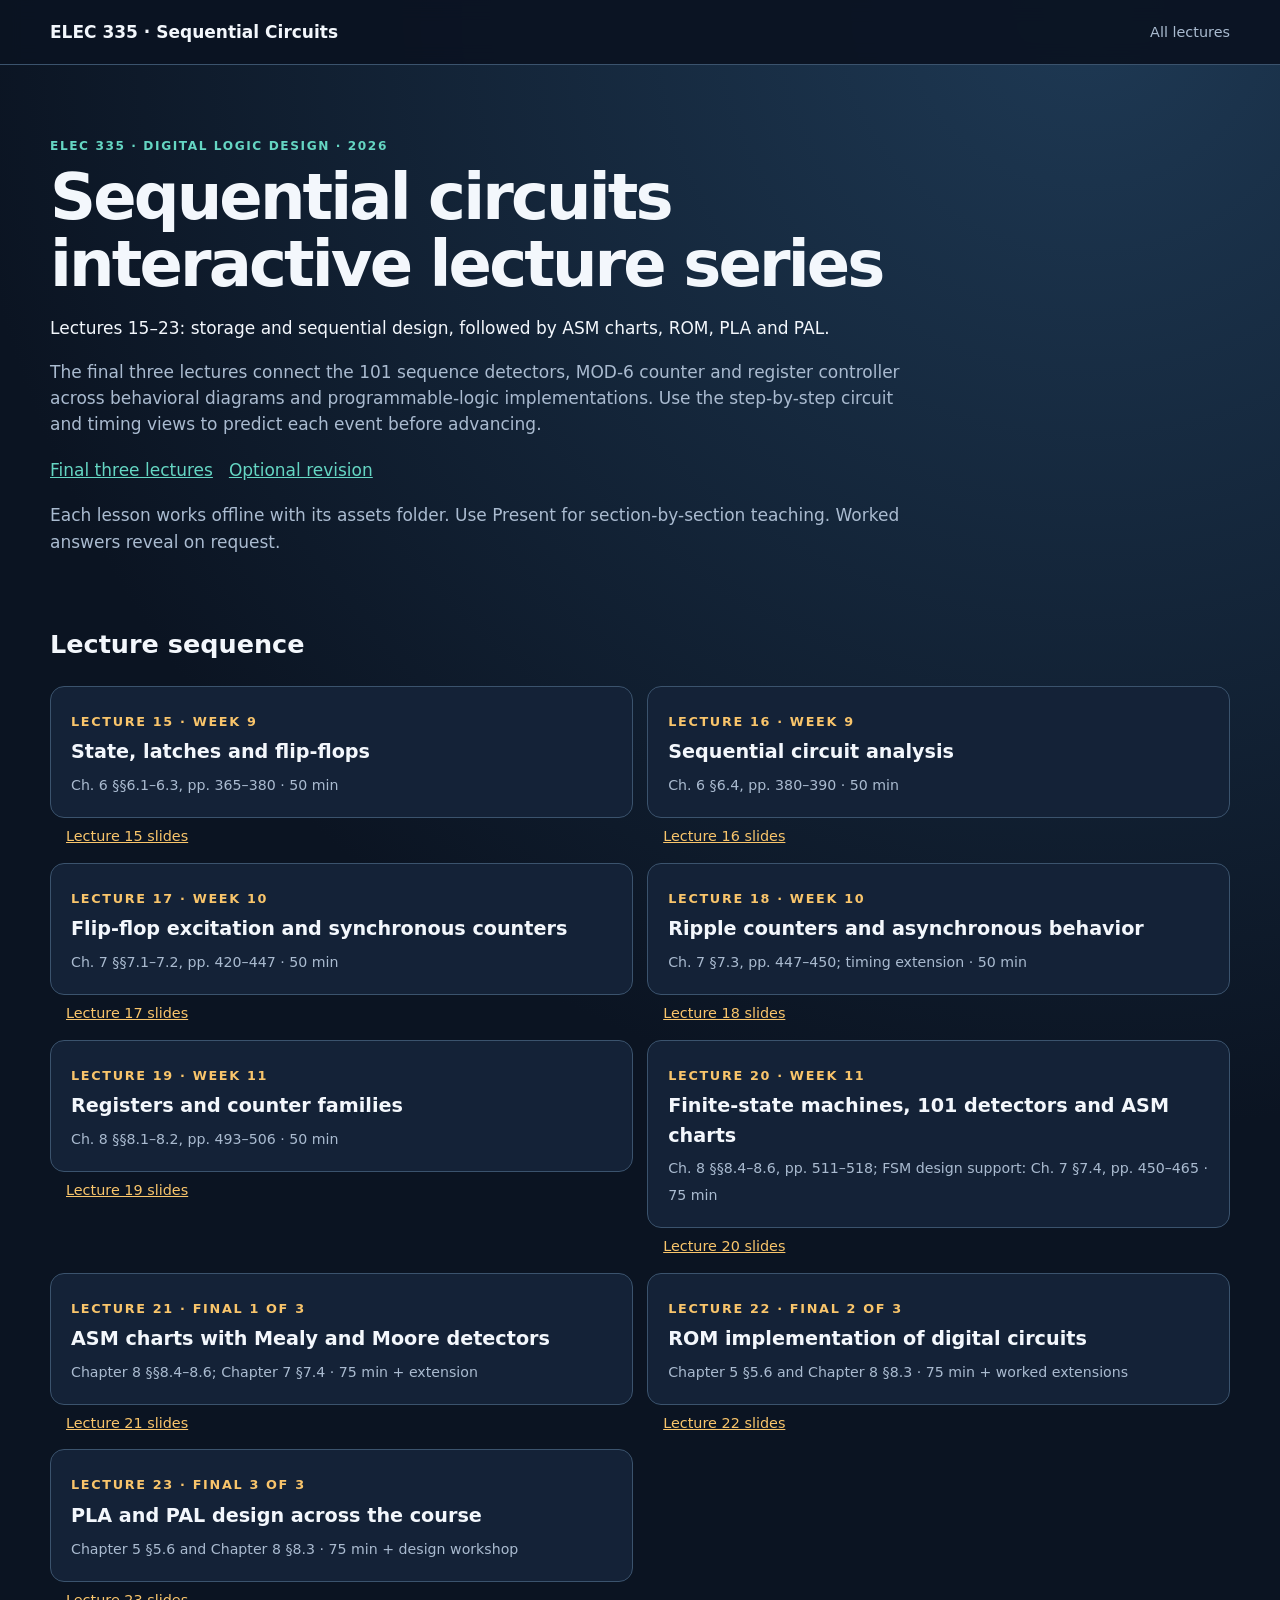
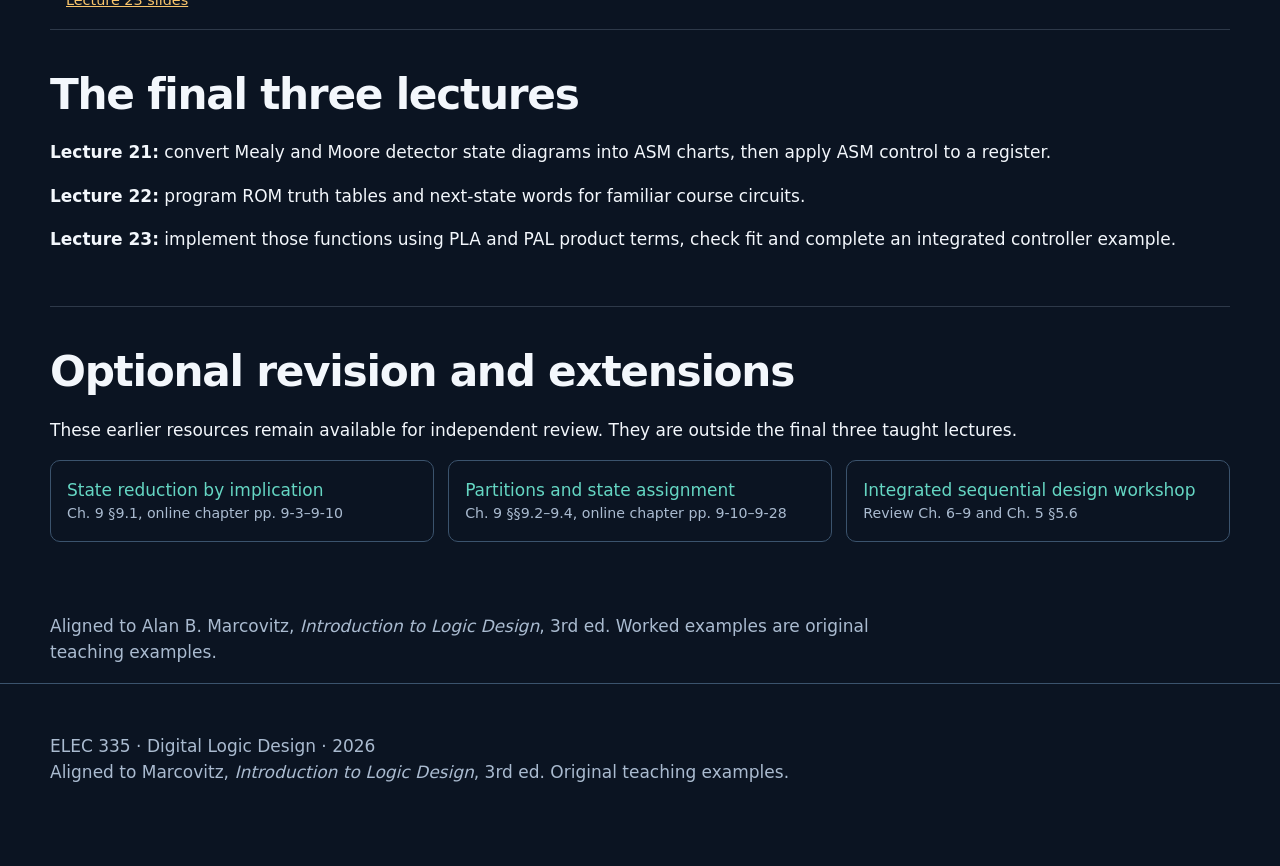
<file: index.html>
<!doctype html>
<html lang="en"><head><meta charset="utf-8"><meta name="viewport" content="width=device-width, initial-scale=1"><meta name="theme-color" content="#0b1422"><title>Interactive lecture series · ELEC 335</title>
  <link rel="stylesheet" href="assets/style.css?v=20261116-pld1">
  <link rel="stylesheet" href="assets/lesson06.css?v=20261116-pld1">
  <link rel="stylesheet" href="assets/final-course.css?v=20261116-pld1">
  <script src="assets/lessons.js?v=20261116-pld1" defer></script>
  <script src="assets/visuals.js?v=20261116-pld1" defer></script>
  <script src="assets/example-visuals.js?v=20261116-pld1" defer></script>
  <script src="assets/lesson06.js?v=20261116-pld1" defer></script>
  <script src="assets/final-models.js?v=20261116-pld1" defer></script>
  <script src="assets/rom-array.js?v=20261116-pld1" defer></script>
  <script src="assets/pld-array.js?v=20261116-pld1" defer></script>
  <script src="assets/course-map.js?v=20261116-pld1" defer></script>
  <script src="assets/final-course.js?v=20261116-pld1" defer></script>
  <script src="assets/app.js?v=20261116-pld1" defer></script>
</head><body><a class="skip" href="#app">Skip to lesson</a><header class="topbar"><div class="wrap"><a class="brand" href="index.html">ELEC 335 · Sequential Circuits</a><nav aria-label="Course navigation"><a href="index.html">All lectures</a></nav></div></header><main id="app" class="wrap"></main><footer class="footer"><div class="wrap"><p>ELEC 335 · Digital Logic Design · 2026<br>Aligned to Marcovitz, <em>Introduction to Logic Design</em>, 3rd ed. Original teaching examples.</p></div></footer>

</body></html>
</file>
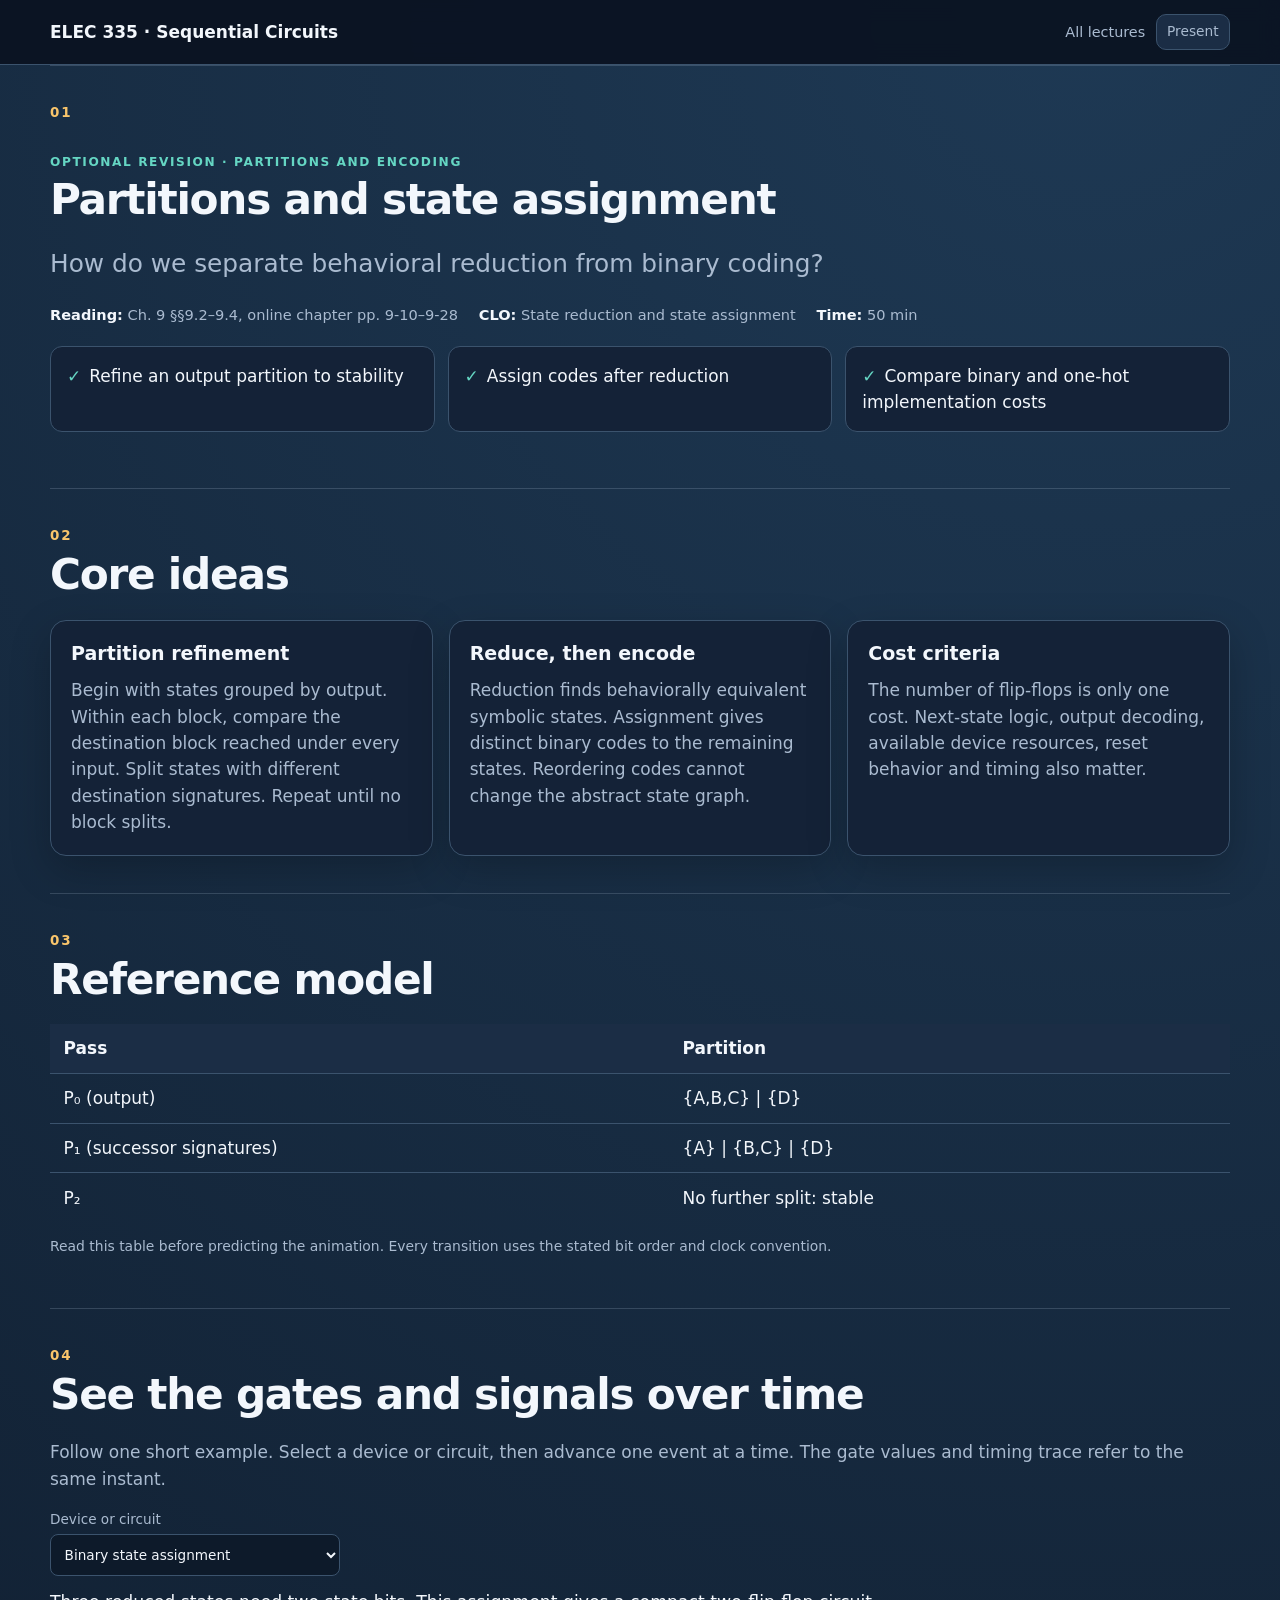
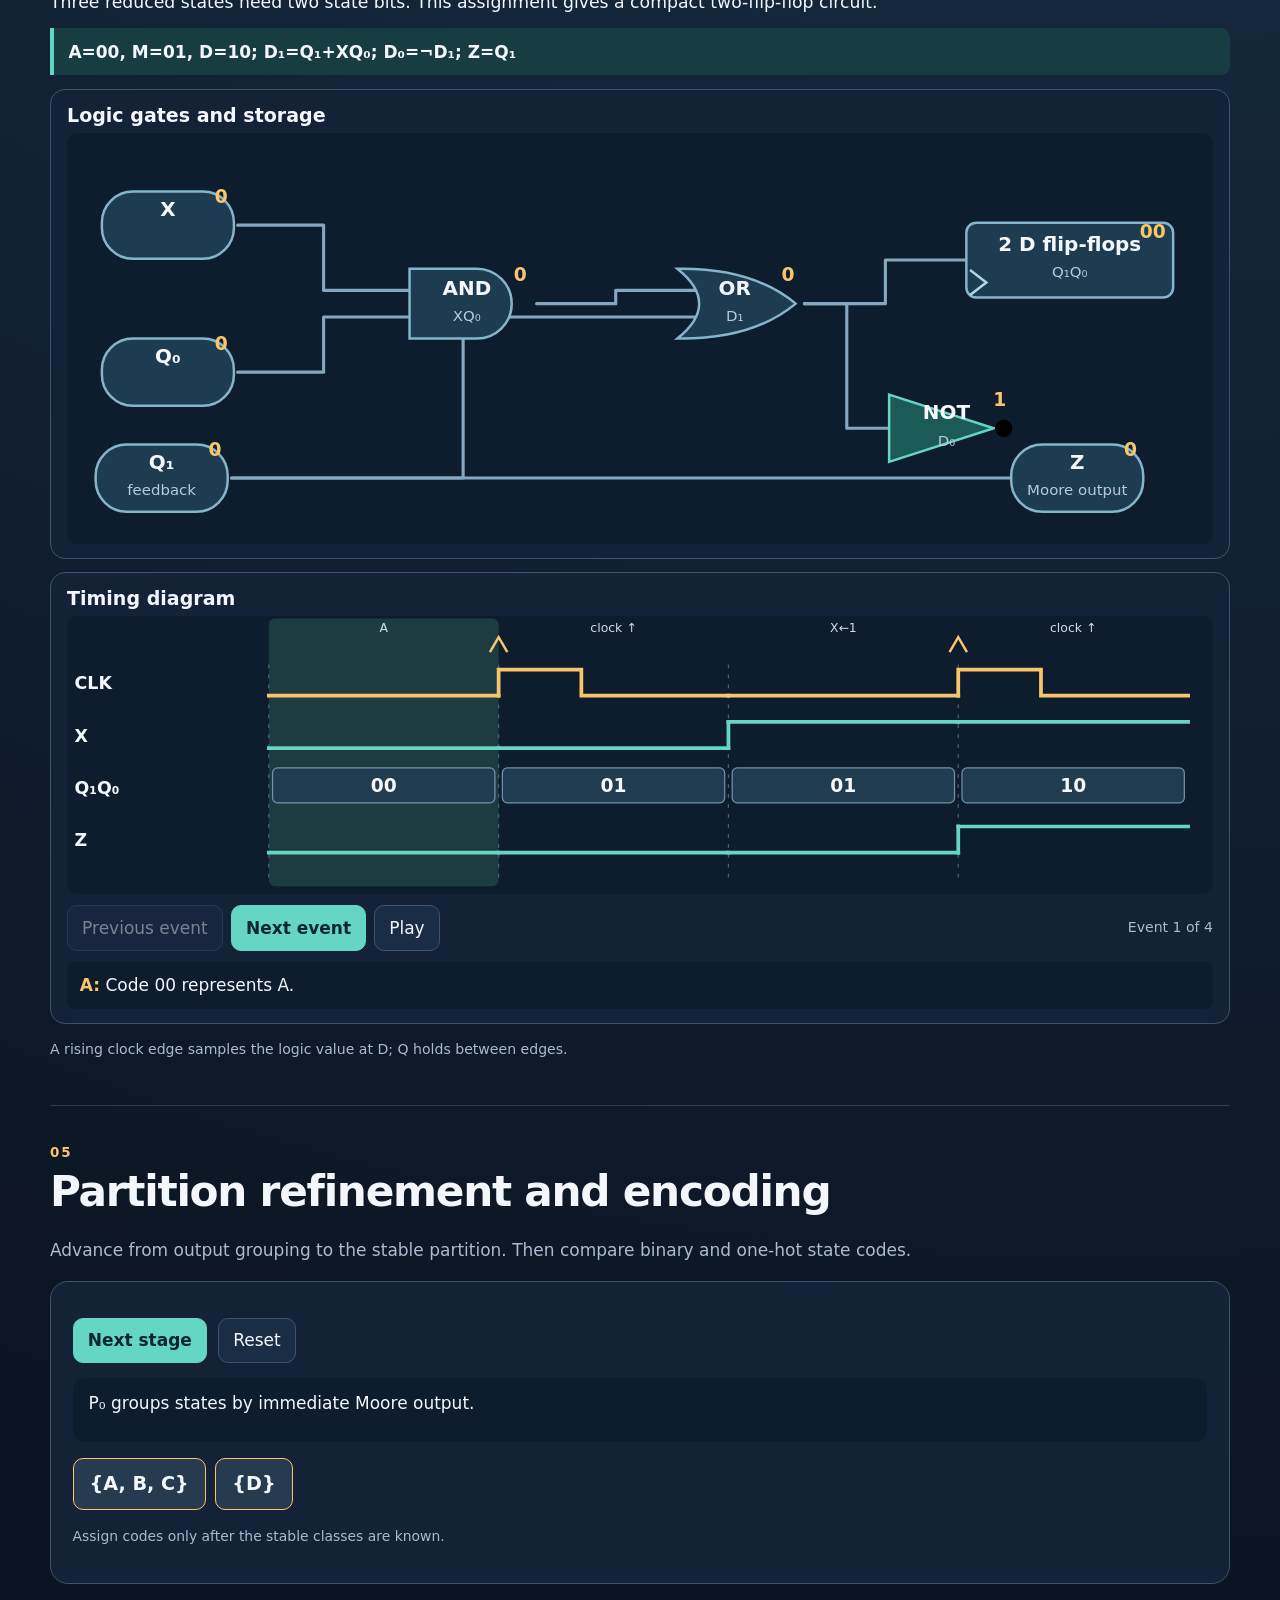
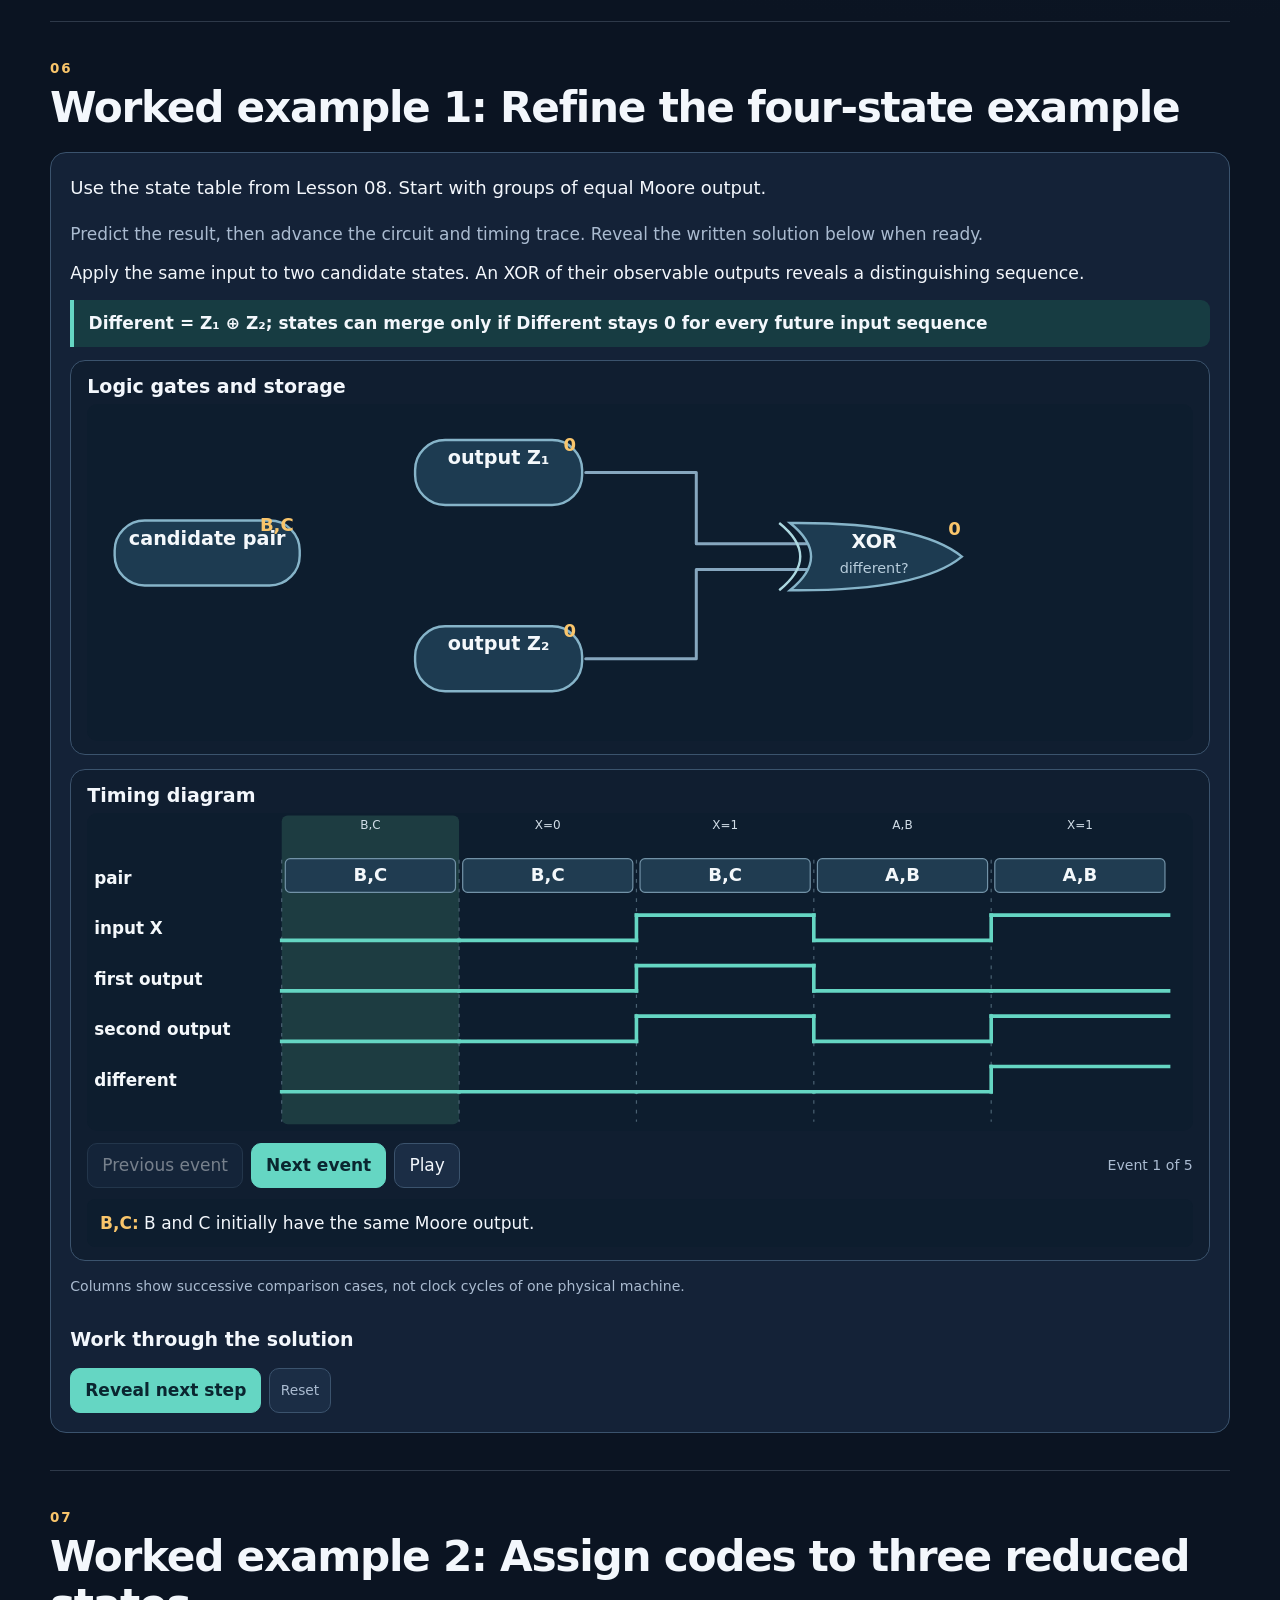
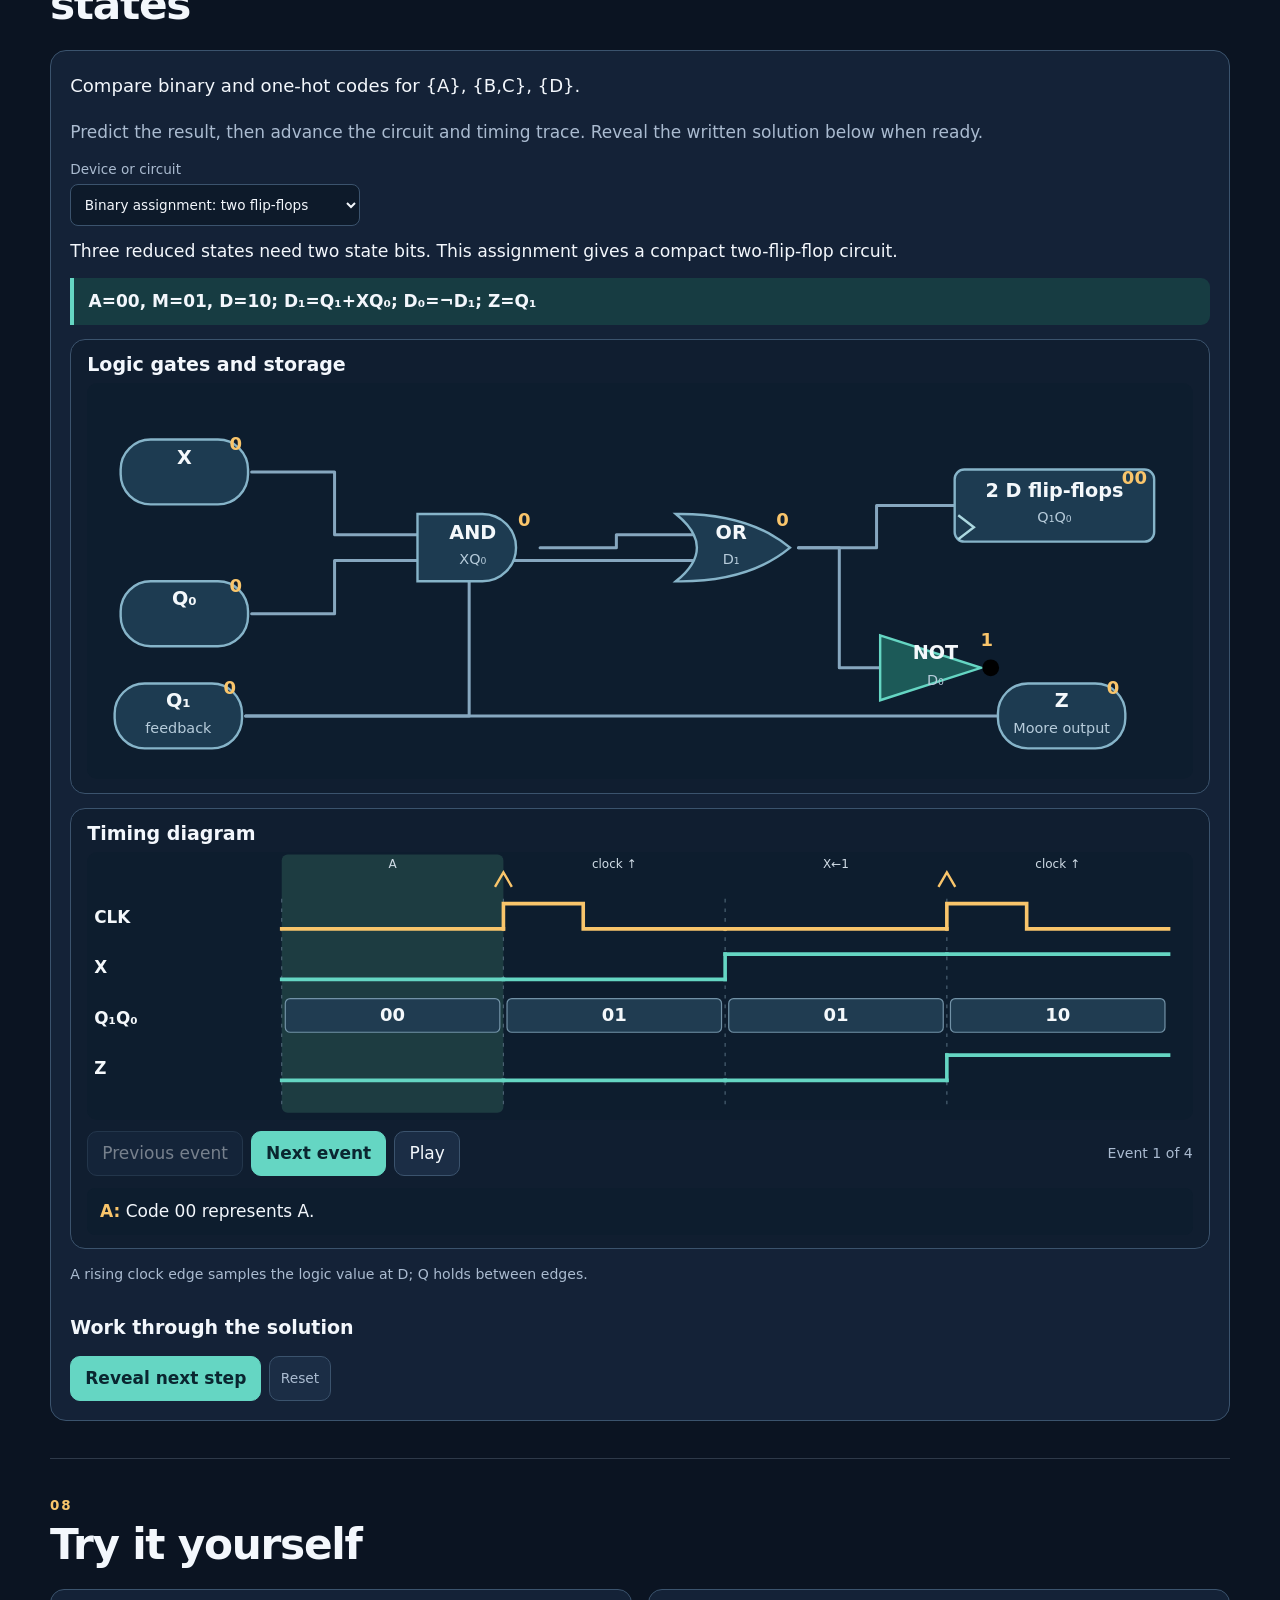
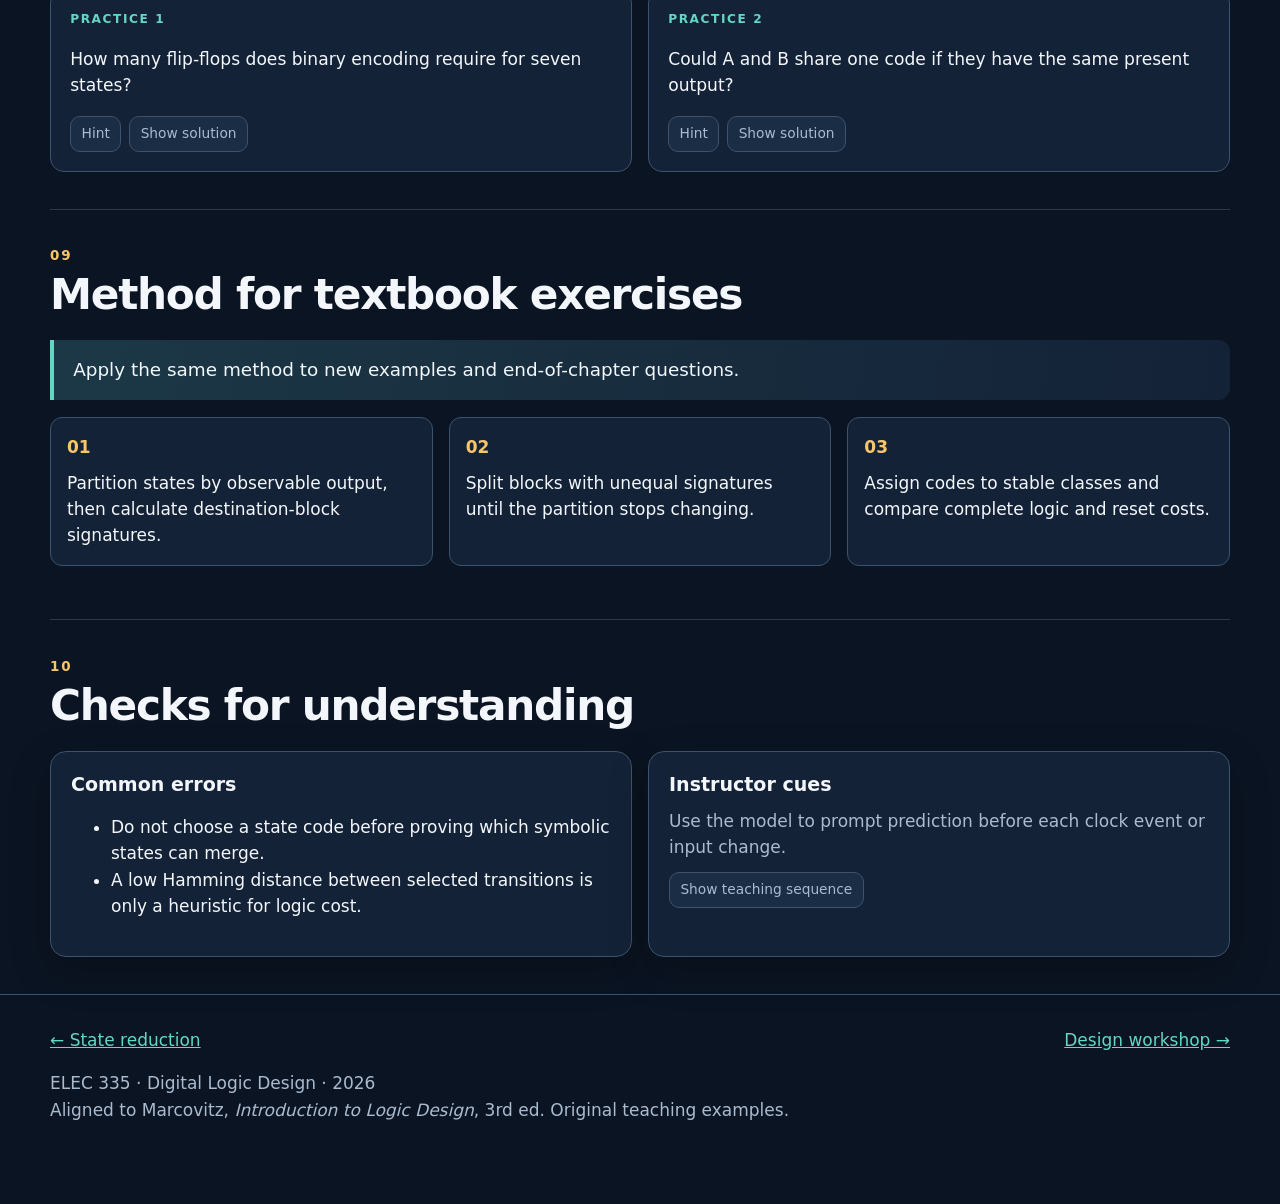
<file: extension-assignment.html>
<!doctype html>
<html lang="en"><head><meta charset="utf-8"><meta name="viewport" content="width=device-width, initial-scale=1"><meta name="theme-color" content="#0b1422"><title>Optional revision · ELEC 335</title>
  <link rel="stylesheet" href="assets/style.css?v=20261116-pld1">
  <link rel="stylesheet" href="assets/lesson06.css?v=20261116-pld1">
  <link rel="stylesheet" href="assets/final-course.css?v=20261116-pld1">
  <script src="assets/lessons.js?v=20261116-pld1" defer></script>
  <script src="assets/visuals.js?v=20261116-pld1" defer></script>
  <script src="assets/example-visuals.js?v=20261116-pld1" defer></script>
  <script src="assets/lesson06.js?v=20261116-pld1" defer></script>
  <script src="assets/final-models.js?v=20261116-pld1" defer></script>
  <script src="assets/rom-array.js?v=20261116-pld1" defer></script>
  <script src="assets/pld-array.js?v=20261116-pld1" defer></script>
  <script src="assets/course-map.js?v=20261116-pld1" defer></script>
  <script src="assets/final-course.js?v=20261116-pld1" defer></script>
  <script src="assets/app.js?v=20261116-pld1" defer></script>
</head><body data-lesson="e09"><a class="skip" href="#app">Skip to lesson</a><header class="topbar"><div class="wrap"><a class="brand" href="index.html">ELEC 335 · Sequential Circuits</a><nav aria-label="Course navigation"><a href="index.html">All lectures</a><button id="present-toggle" class="btn small" type="button">Present</button></nav></div></header><main id="app" class="wrap"></main><footer class="footer"><div class="wrap"><div id="footer-nav" class="footer-nav"></div><p>ELEC 335 · Digital Logic Design · 2026<br>Aligned to Marcovitz, <em>Introduction to Logic Design</em>, 3rd ed. Original teaching examples.</p></div></footer>
<div class="present-bar" id="present-bar" aria-label="Presentation controls"><button type="button" class="btn small prev">Previous</button><span class="progress-text" aria-live="polite"></span><button type="button" class="btn small next">Next</button><button type="button" class="btn small exit">Exit</button></div>
</body></html>
</file>
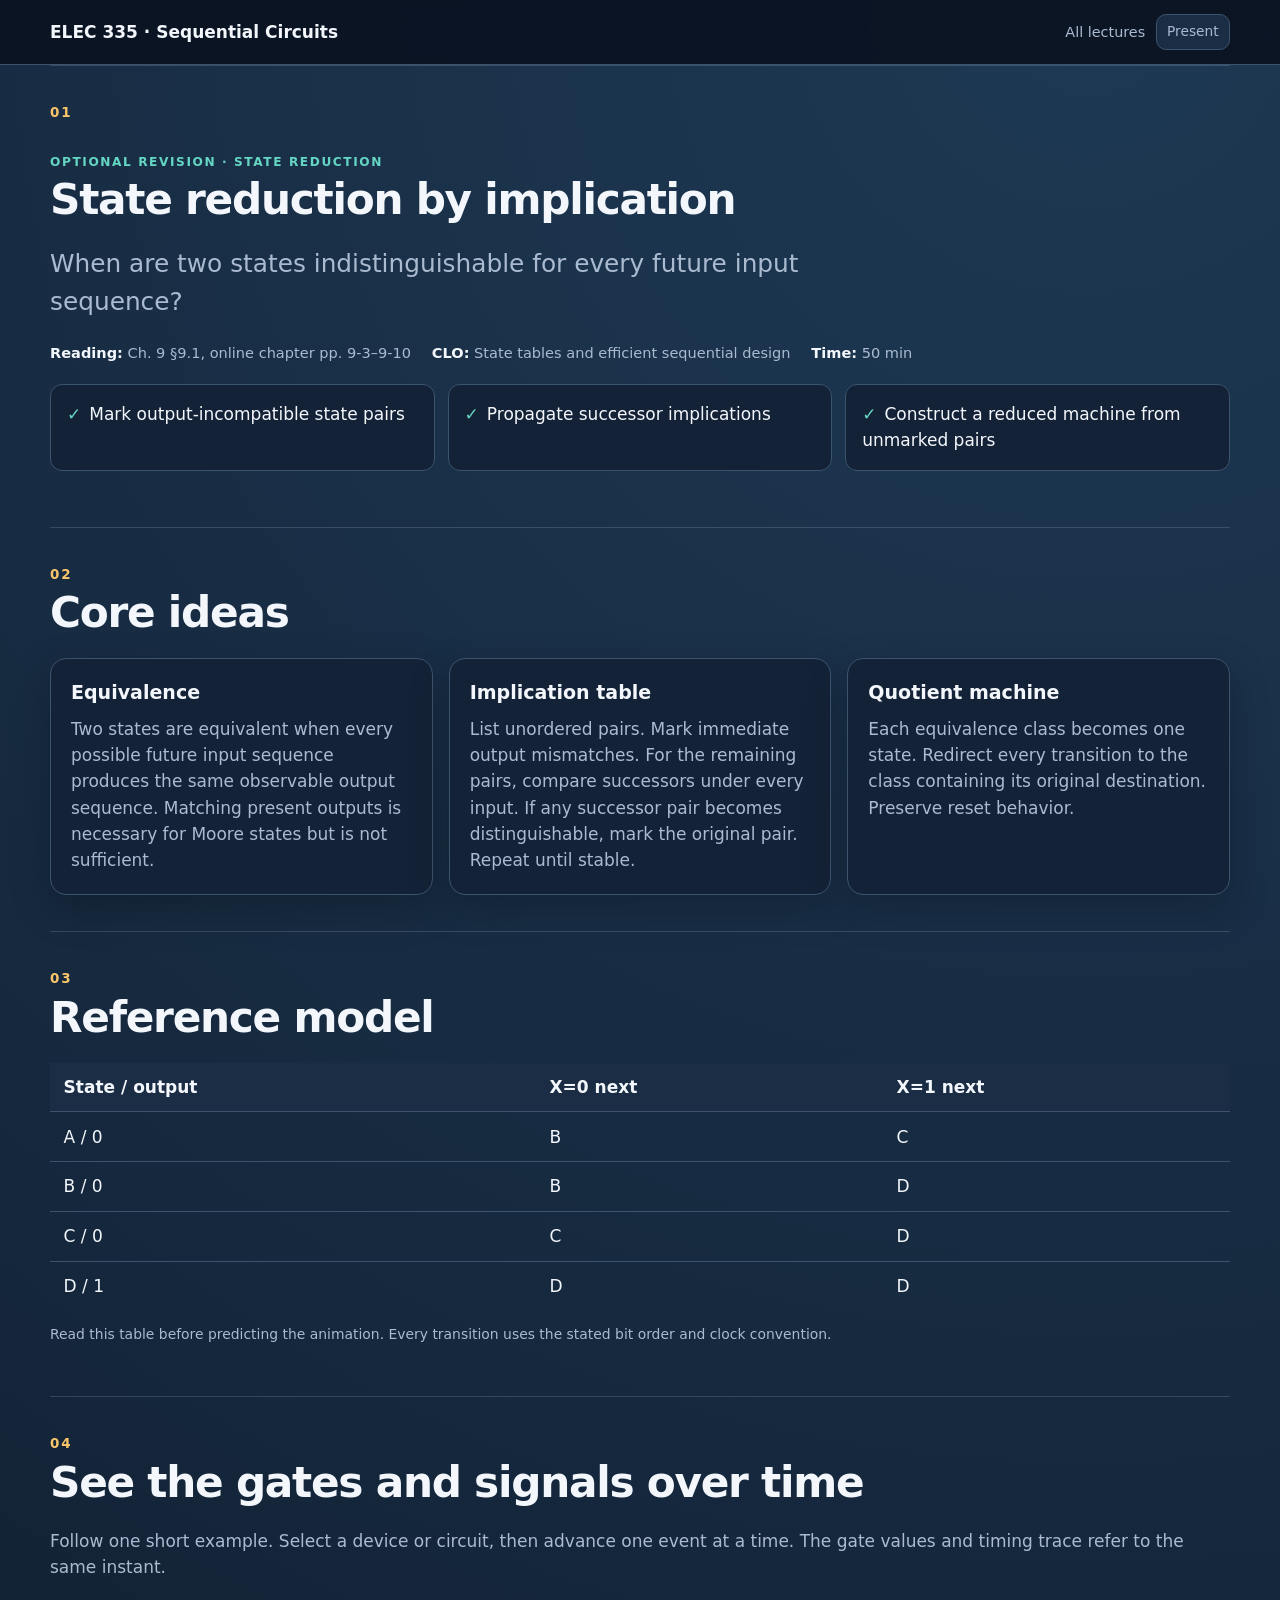
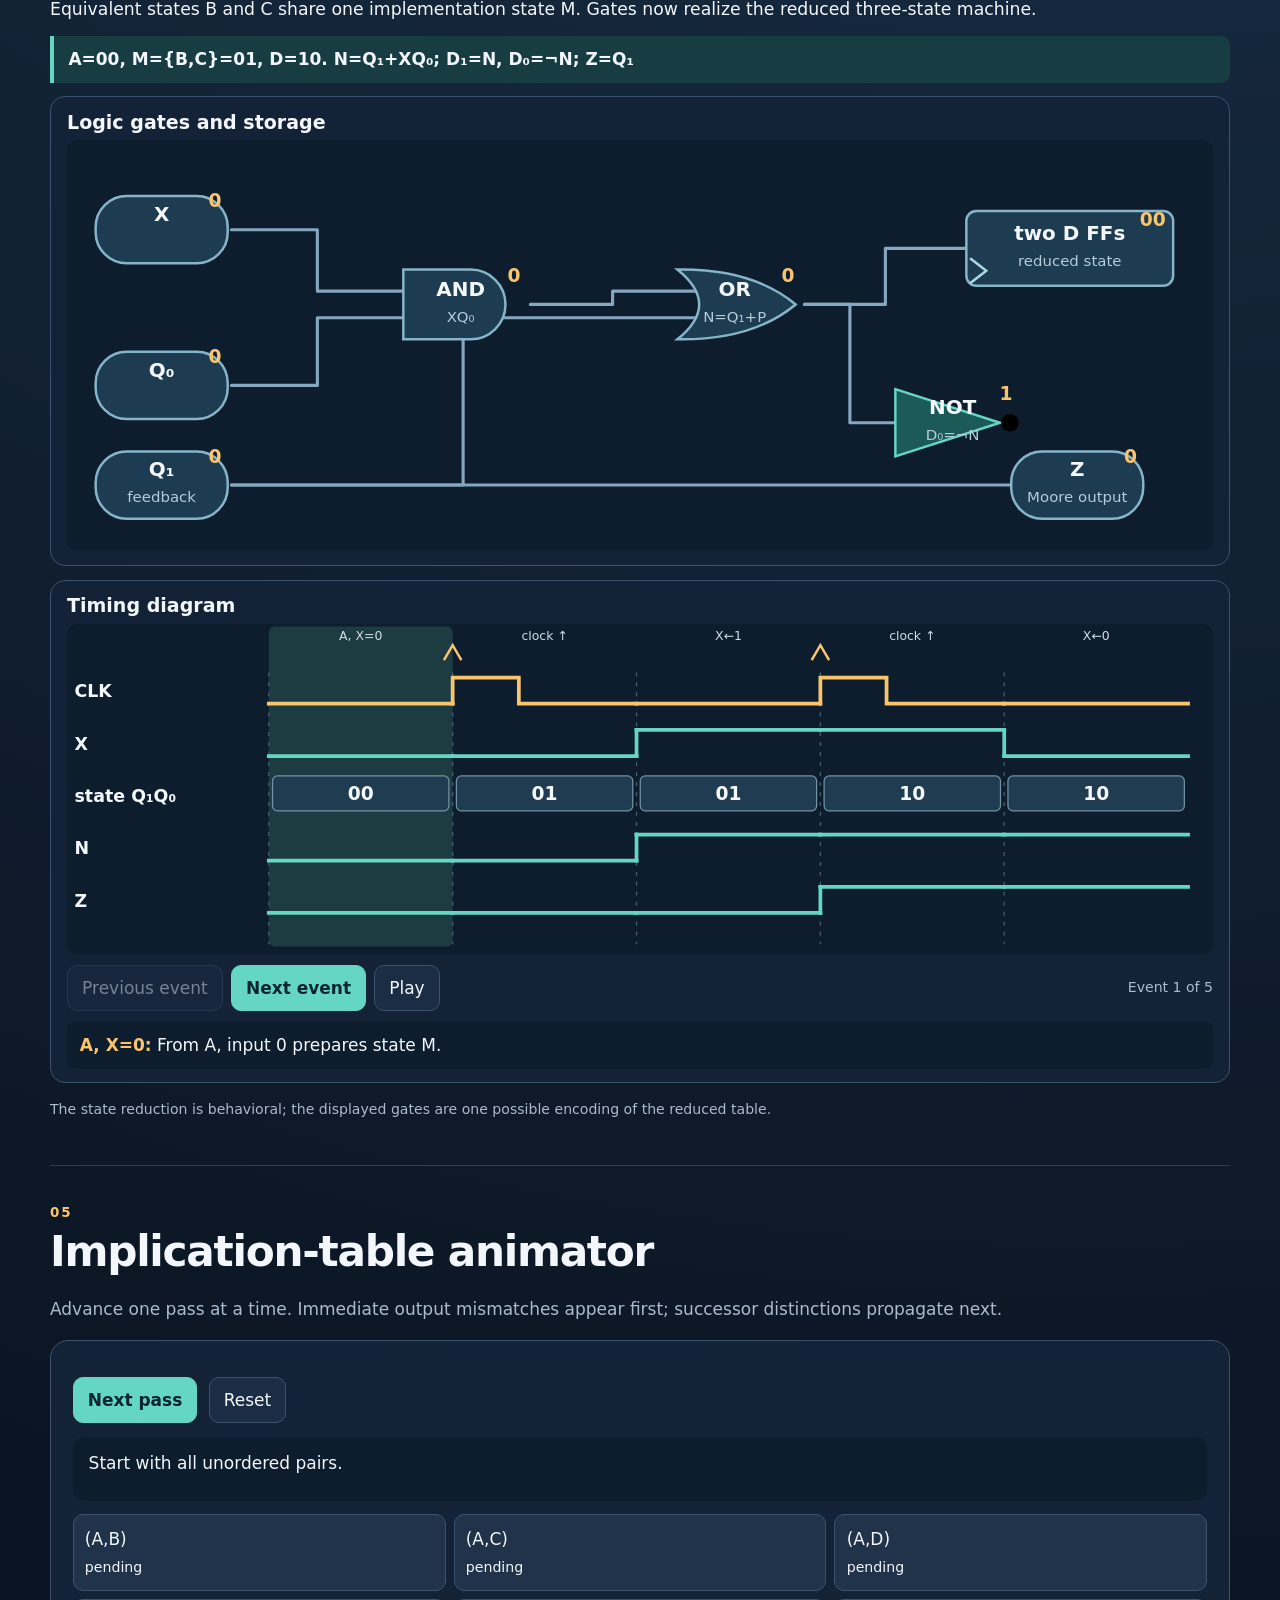
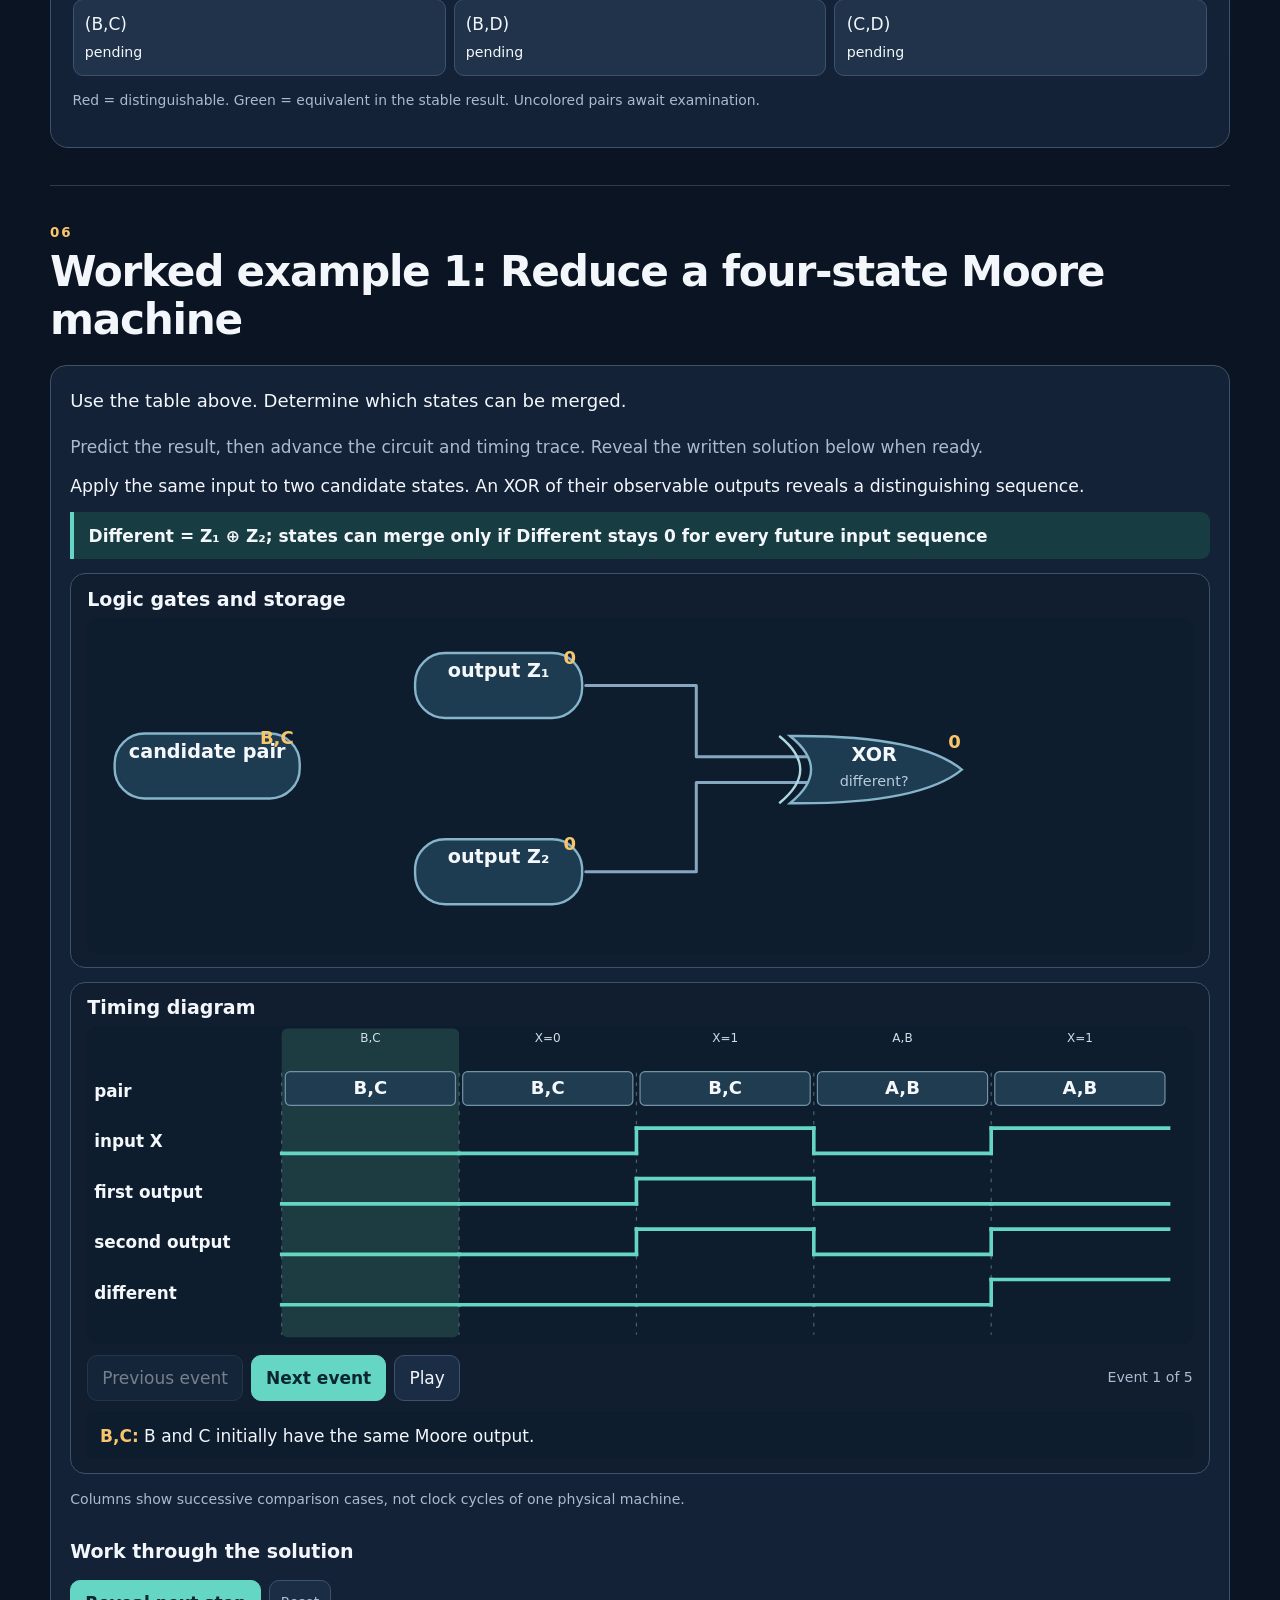
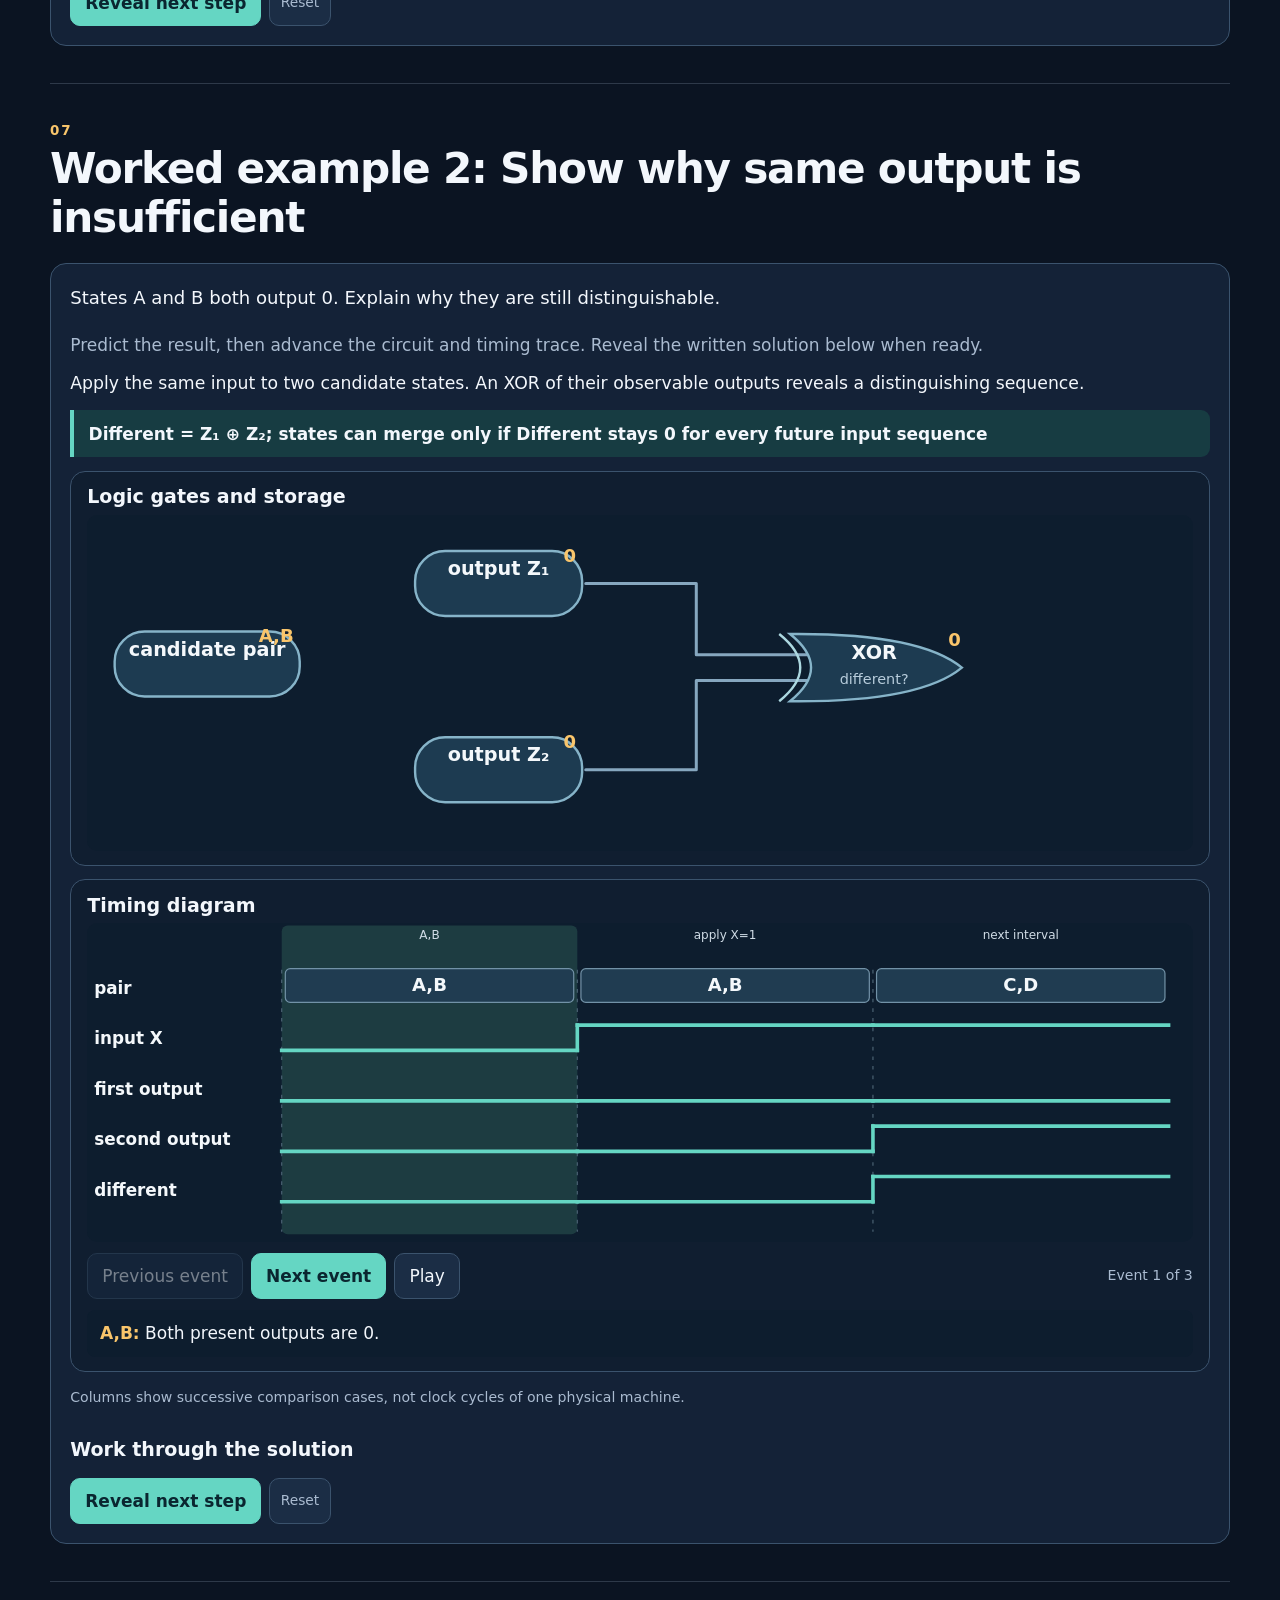
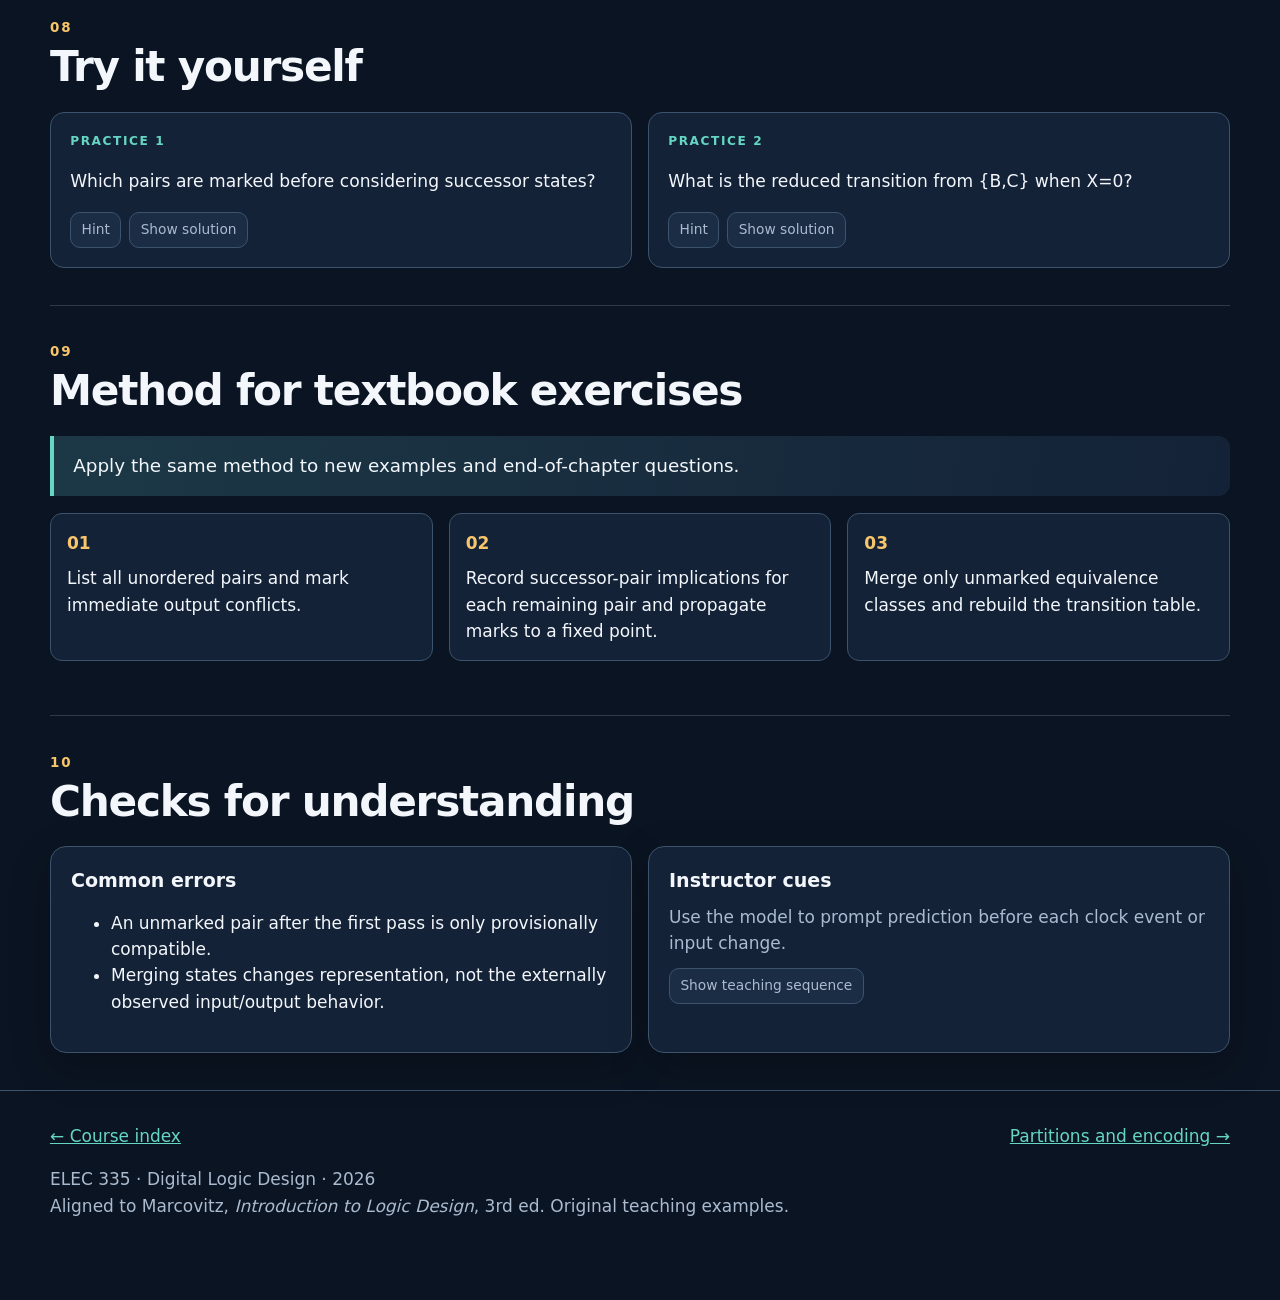
<file: extension-reduction.html>
<!doctype html>
<html lang="en"><head><meta charset="utf-8"><meta name="viewport" content="width=device-width, initial-scale=1"><meta name="theme-color" content="#0b1422"><title>Optional revision · ELEC 335</title>
  <link rel="stylesheet" href="assets/style.css?v=20261116-pld1">
  <link rel="stylesheet" href="assets/lesson06.css?v=20261116-pld1">
  <link rel="stylesheet" href="assets/final-course.css?v=20261116-pld1">
  <script src="assets/lessons.js?v=20261116-pld1" defer></script>
  <script src="assets/visuals.js?v=20261116-pld1" defer></script>
  <script src="assets/example-visuals.js?v=20261116-pld1" defer></script>
  <script src="assets/lesson06.js?v=20261116-pld1" defer></script>
  <script src="assets/final-models.js?v=20261116-pld1" defer></script>
  <script src="assets/rom-array.js?v=20261116-pld1" defer></script>
  <script src="assets/pld-array.js?v=20261116-pld1" defer></script>
  <script src="assets/course-map.js?v=20261116-pld1" defer></script>
  <script src="assets/final-course.js?v=20261116-pld1" defer></script>
  <script src="assets/app.js?v=20261116-pld1" defer></script>
</head><body data-lesson="e08"><a class="skip" href="#app">Skip to lesson</a><header class="topbar"><div class="wrap"><a class="brand" href="index.html">ELEC 335 · Sequential Circuits</a><nav aria-label="Course navigation"><a href="index.html">All lectures</a><button id="present-toggle" class="btn small" type="button">Present</button></nav></div></header><main id="app" class="wrap"></main><footer class="footer"><div class="wrap"><div id="footer-nav" class="footer-nav"></div><p>ELEC 335 · Digital Logic Design · 2026<br>Aligned to Marcovitz, <em>Introduction to Logic Design</em>, 3rd ed. Original teaching examples.</p></div></footer>
<div class="present-bar" id="present-bar" aria-label="Presentation controls"><button type="button" class="btn small prev">Previous</button><span class="progress-text" aria-live="polite"></span><button type="button" class="btn small next">Next</button><button type="button" class="btn small exit">Exit</button></div>
</body></html>
</file>
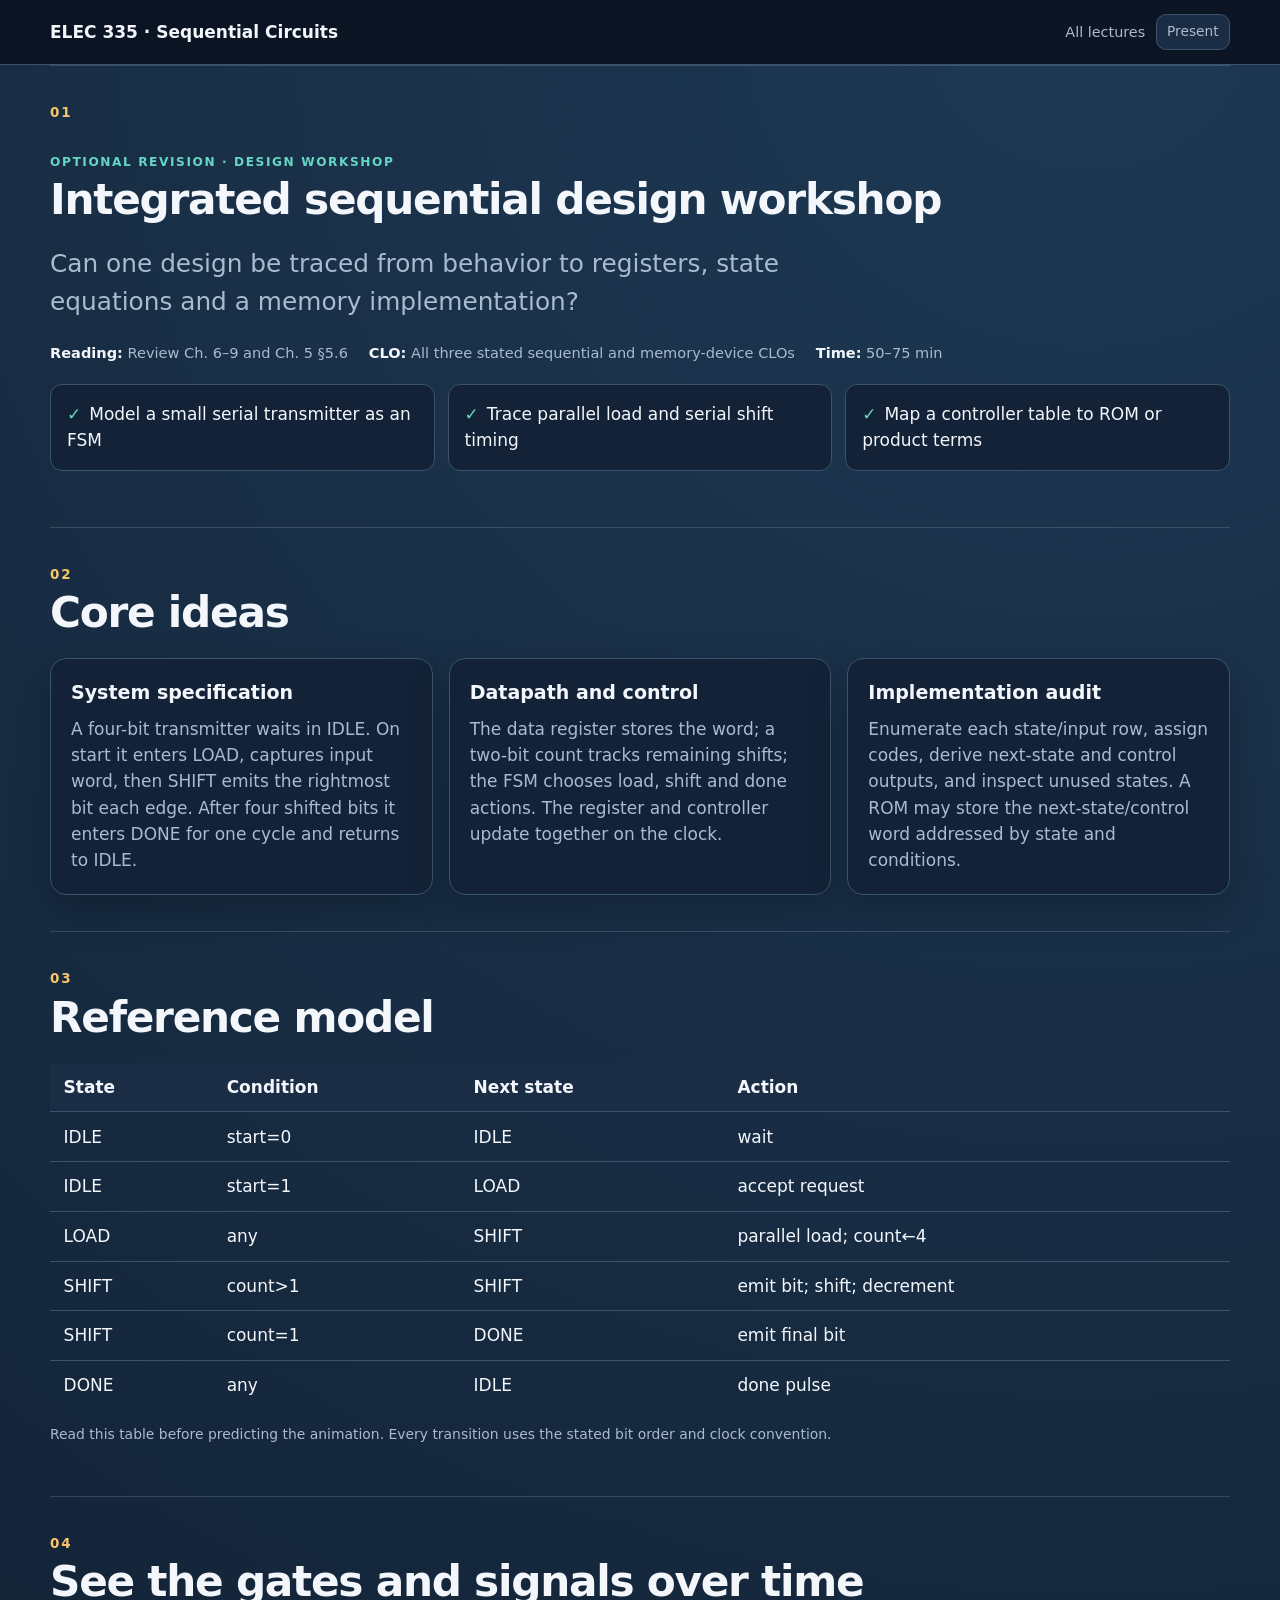
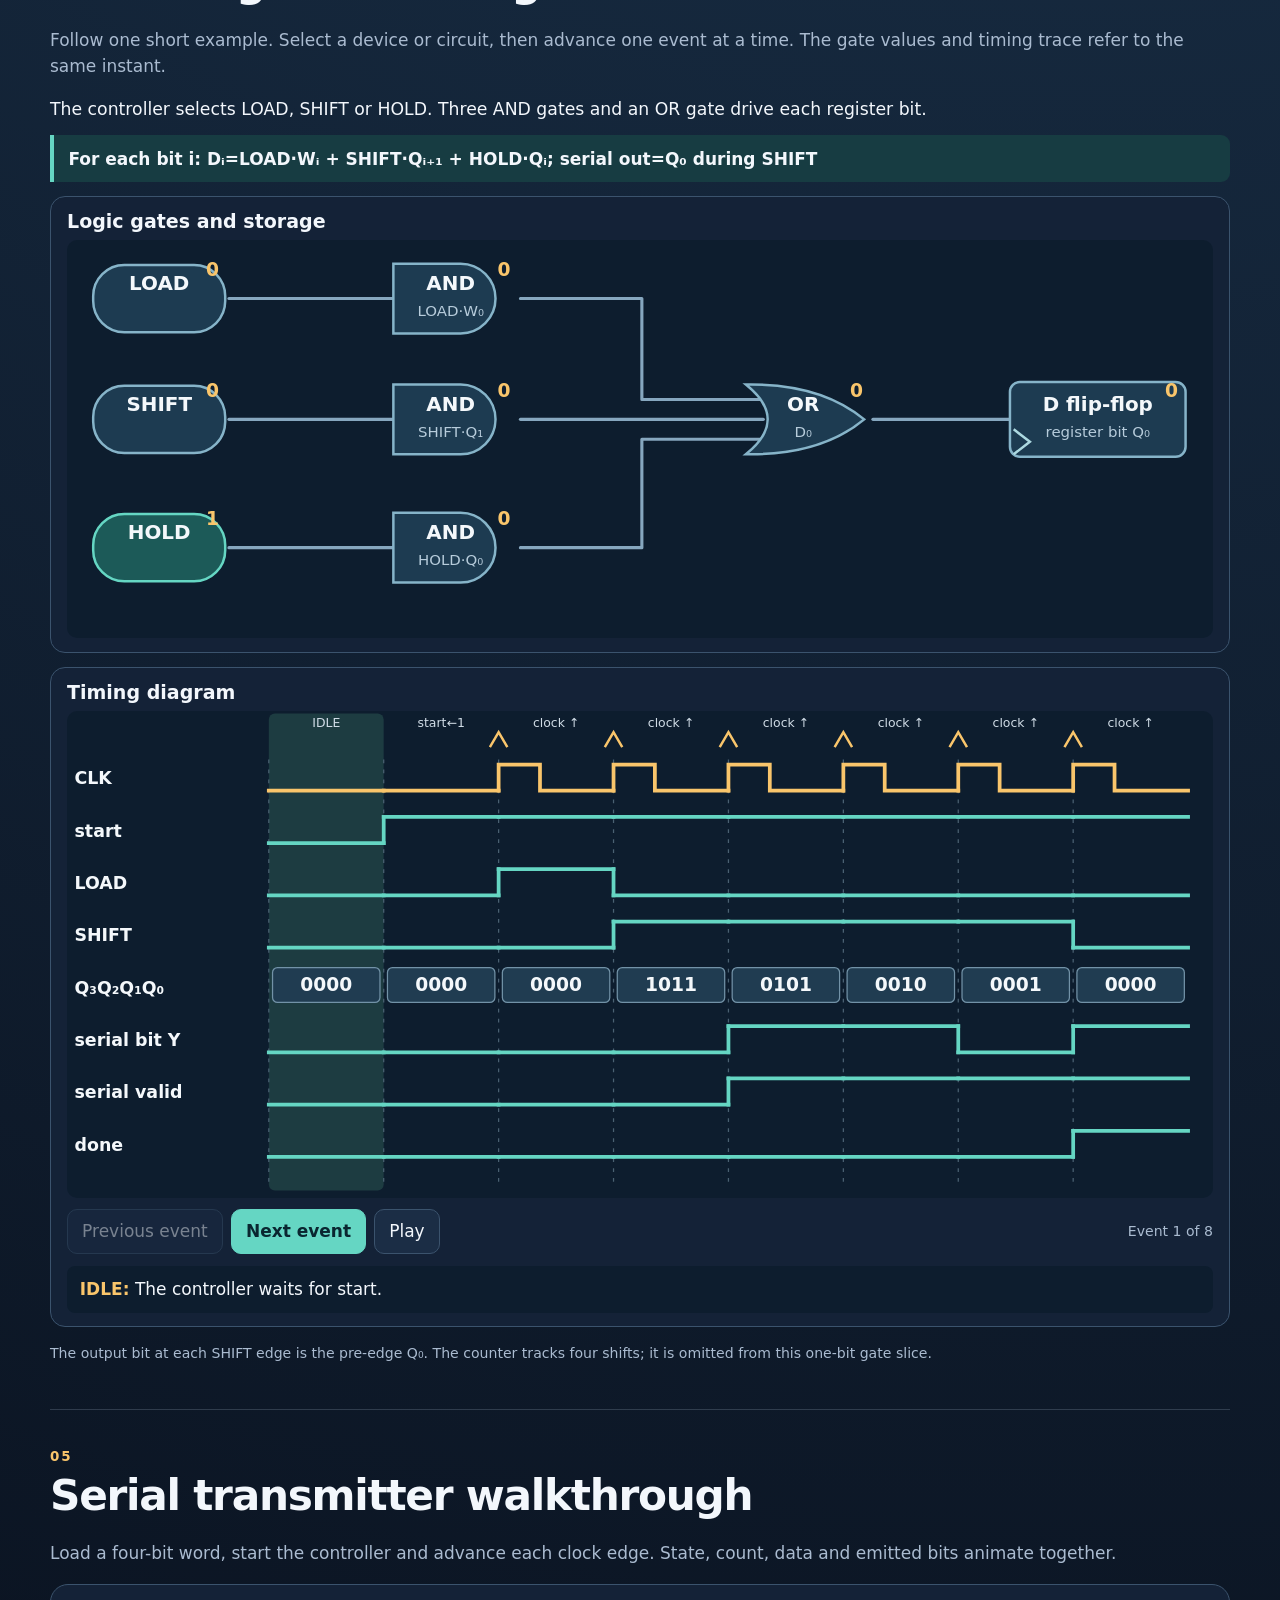
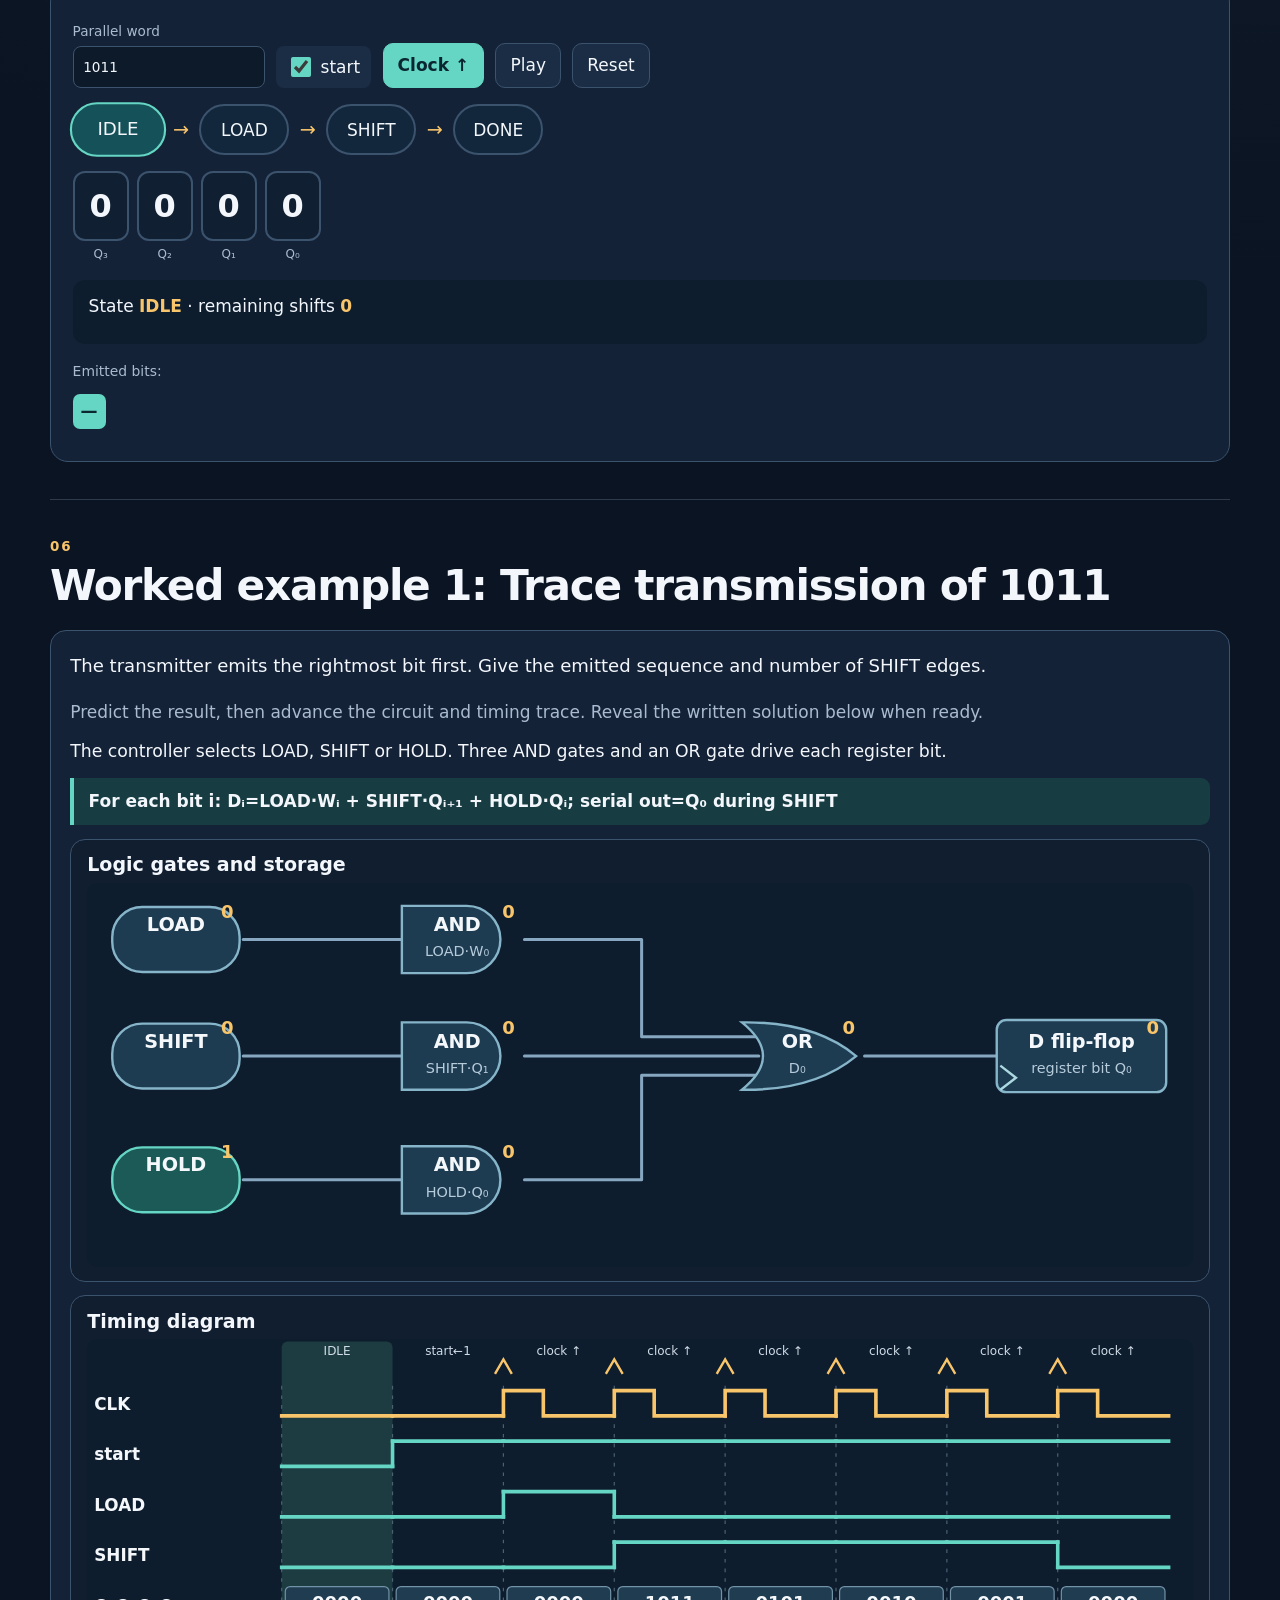
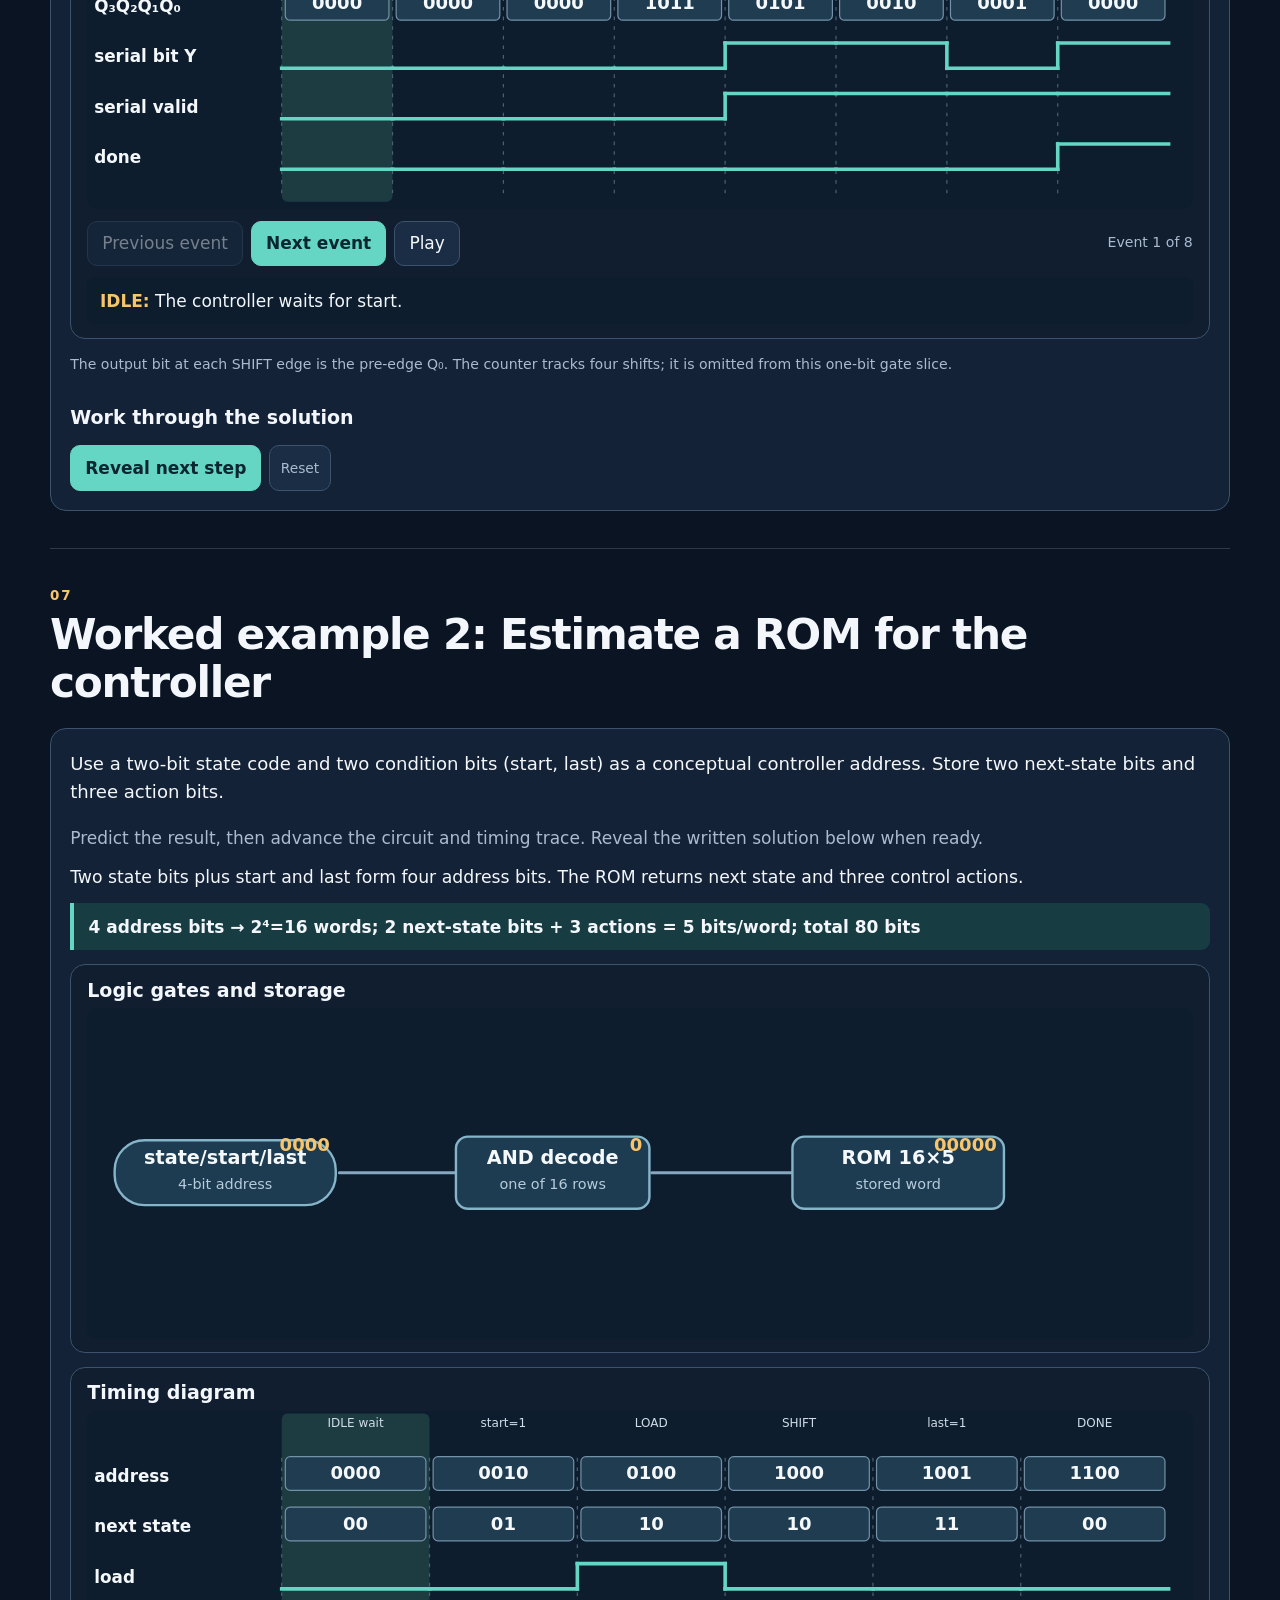
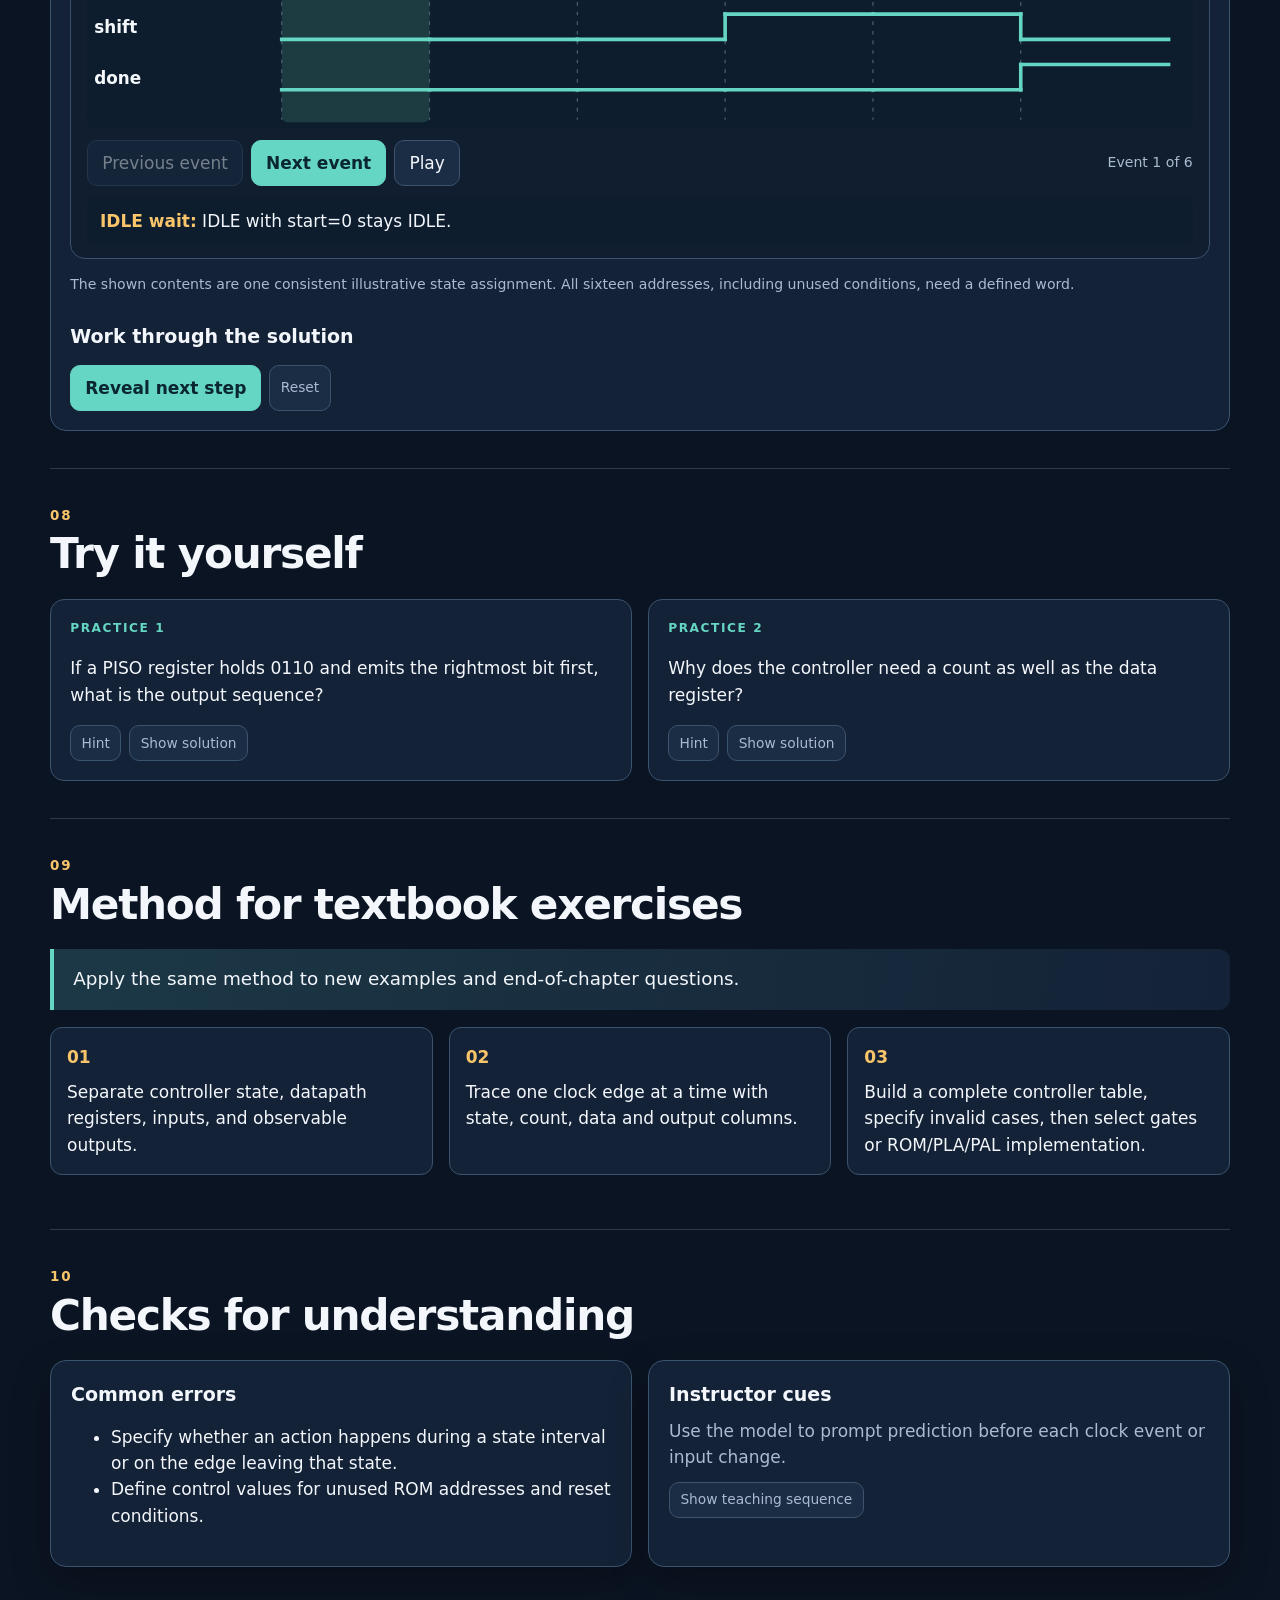
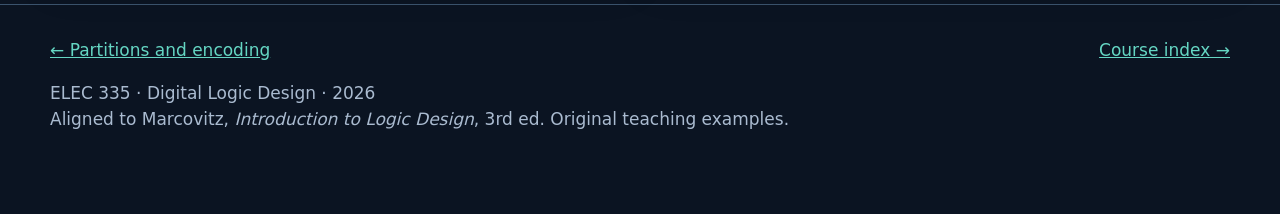
<file: extension-workshop.html>
<!doctype html>
<html lang="en"><head><meta charset="utf-8"><meta name="viewport" content="width=device-width, initial-scale=1"><meta name="theme-color" content="#0b1422"><title>Optional revision · ELEC 335</title>
  <link rel="stylesheet" href="assets/style.css?v=20261116-pld1">
  <link rel="stylesheet" href="assets/lesson06.css?v=20261116-pld1">
  <link rel="stylesheet" href="assets/final-course.css?v=20261116-pld1">
  <script src="assets/lessons.js?v=20261116-pld1" defer></script>
  <script src="assets/visuals.js?v=20261116-pld1" defer></script>
  <script src="assets/example-visuals.js?v=20261116-pld1" defer></script>
  <script src="assets/lesson06.js?v=20261116-pld1" defer></script>
  <script src="assets/final-models.js?v=20261116-pld1" defer></script>
  <script src="assets/rom-array.js?v=20261116-pld1" defer></script>
  <script src="assets/pld-array.js?v=20261116-pld1" defer></script>
  <script src="assets/course-map.js?v=20261116-pld1" defer></script>
  <script src="assets/final-course.js?v=20261116-pld1" defer></script>
  <script src="assets/app.js?v=20261116-pld1" defer></script>
</head><body data-lesson="e10"><a class="skip" href="#app">Skip to lesson</a><header class="topbar"><div class="wrap"><a class="brand" href="index.html">ELEC 335 · Sequential Circuits</a><nav aria-label="Course navigation"><a href="index.html">All lectures</a><button id="present-toggle" class="btn small" type="button">Present</button></nav></div></header><main id="app" class="wrap"></main><footer class="footer"><div class="wrap"><div id="footer-nav" class="footer-nav"></div><p>ELEC 335 · Digital Logic Design · 2026<br>Aligned to Marcovitz, <em>Introduction to Logic Design</em>, 3rd ed. Original teaching examples.</p></div></footer>
<div class="present-bar" id="present-bar" aria-label="Presentation controls"><button type="button" class="btn small prev">Previous</button><span class="progress-text" aria-live="polite"></span><button type="button" class="btn small next">Next</button><button type="button" class="btn small exit">Exit</button></div>
</body></html>
</file>
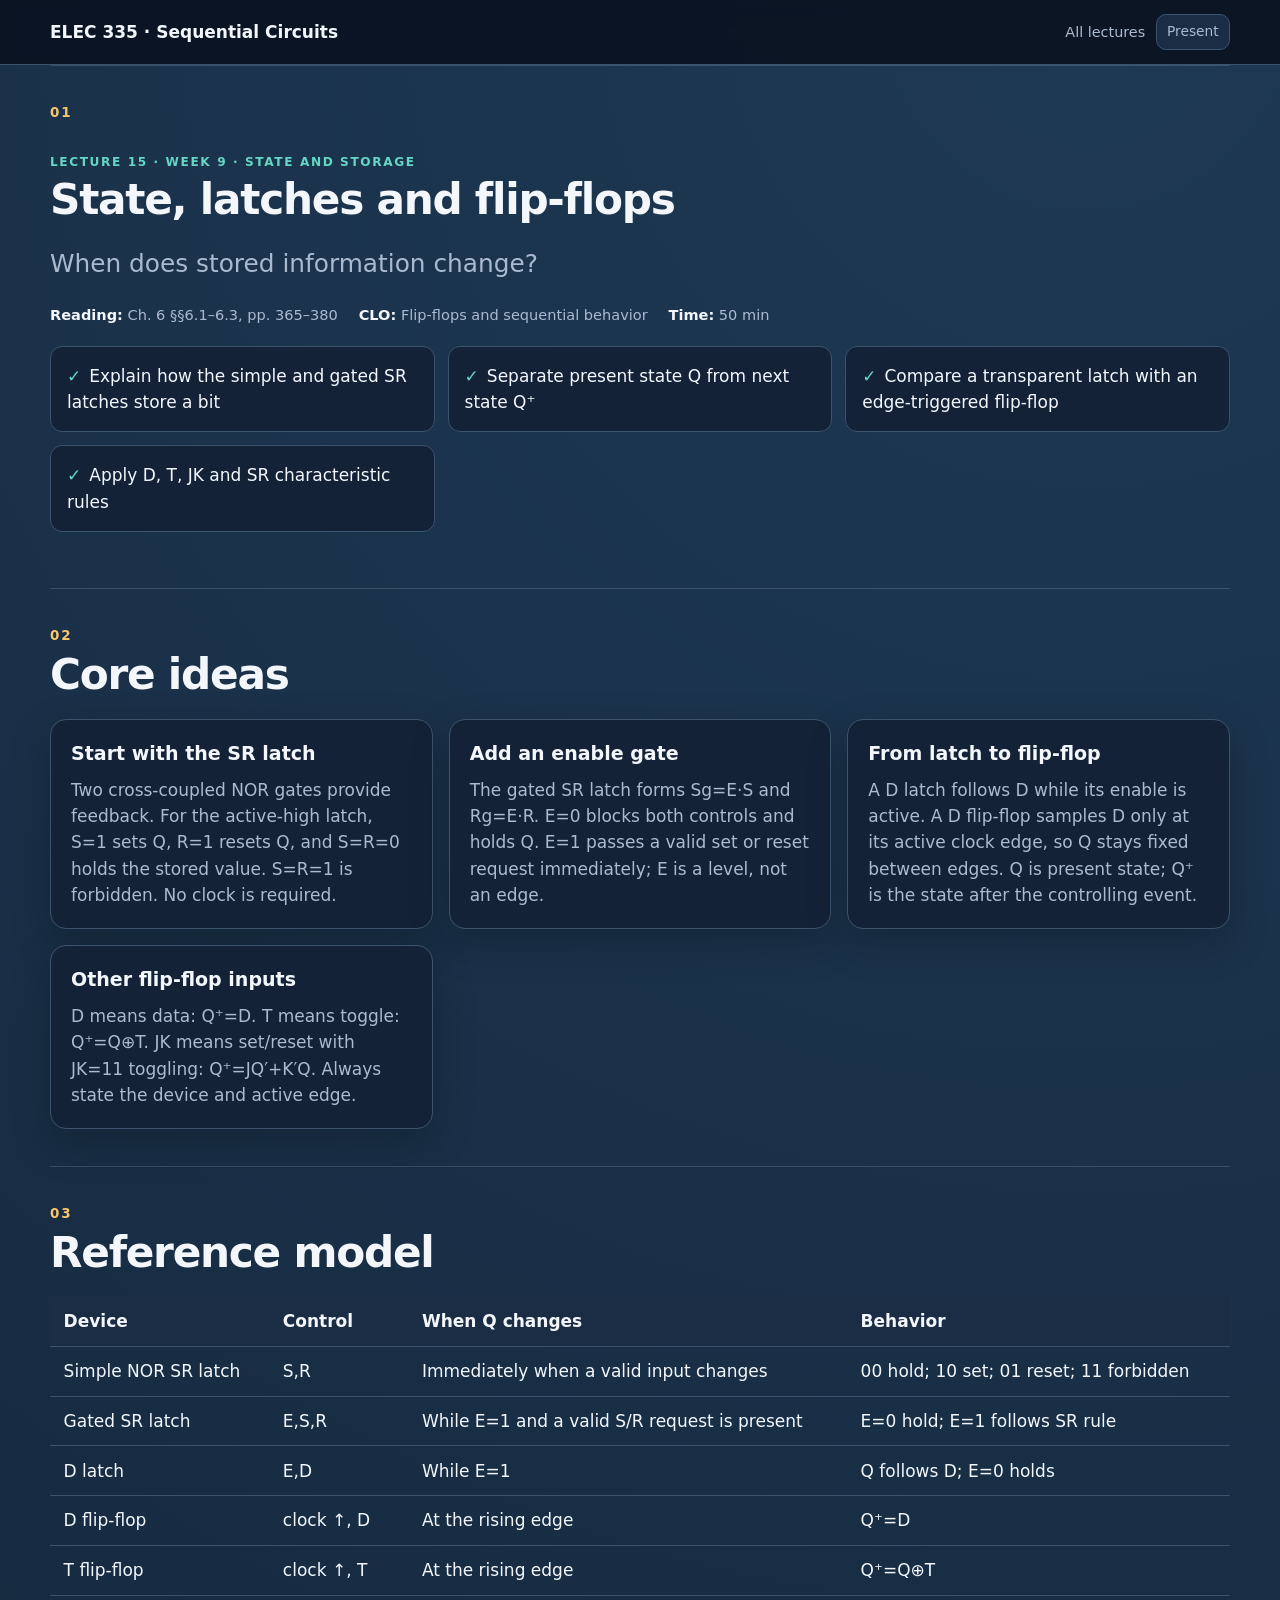
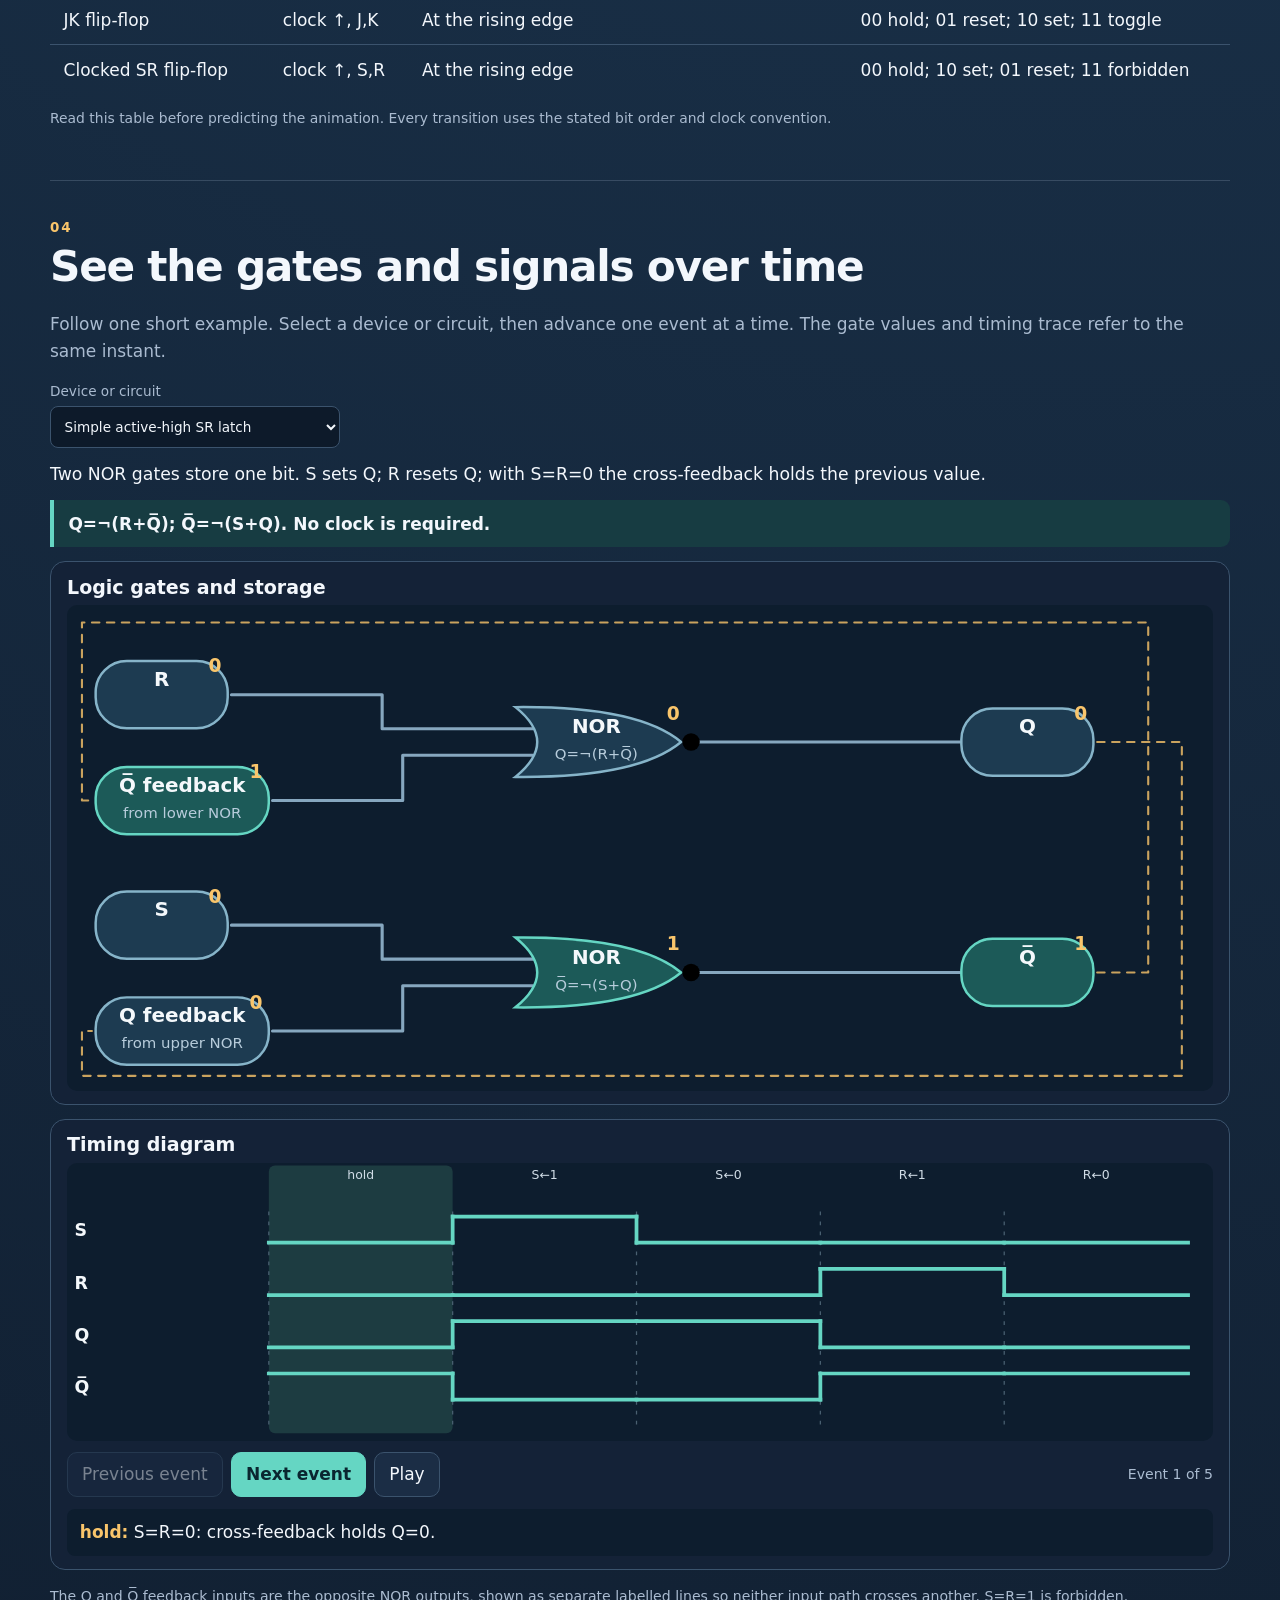
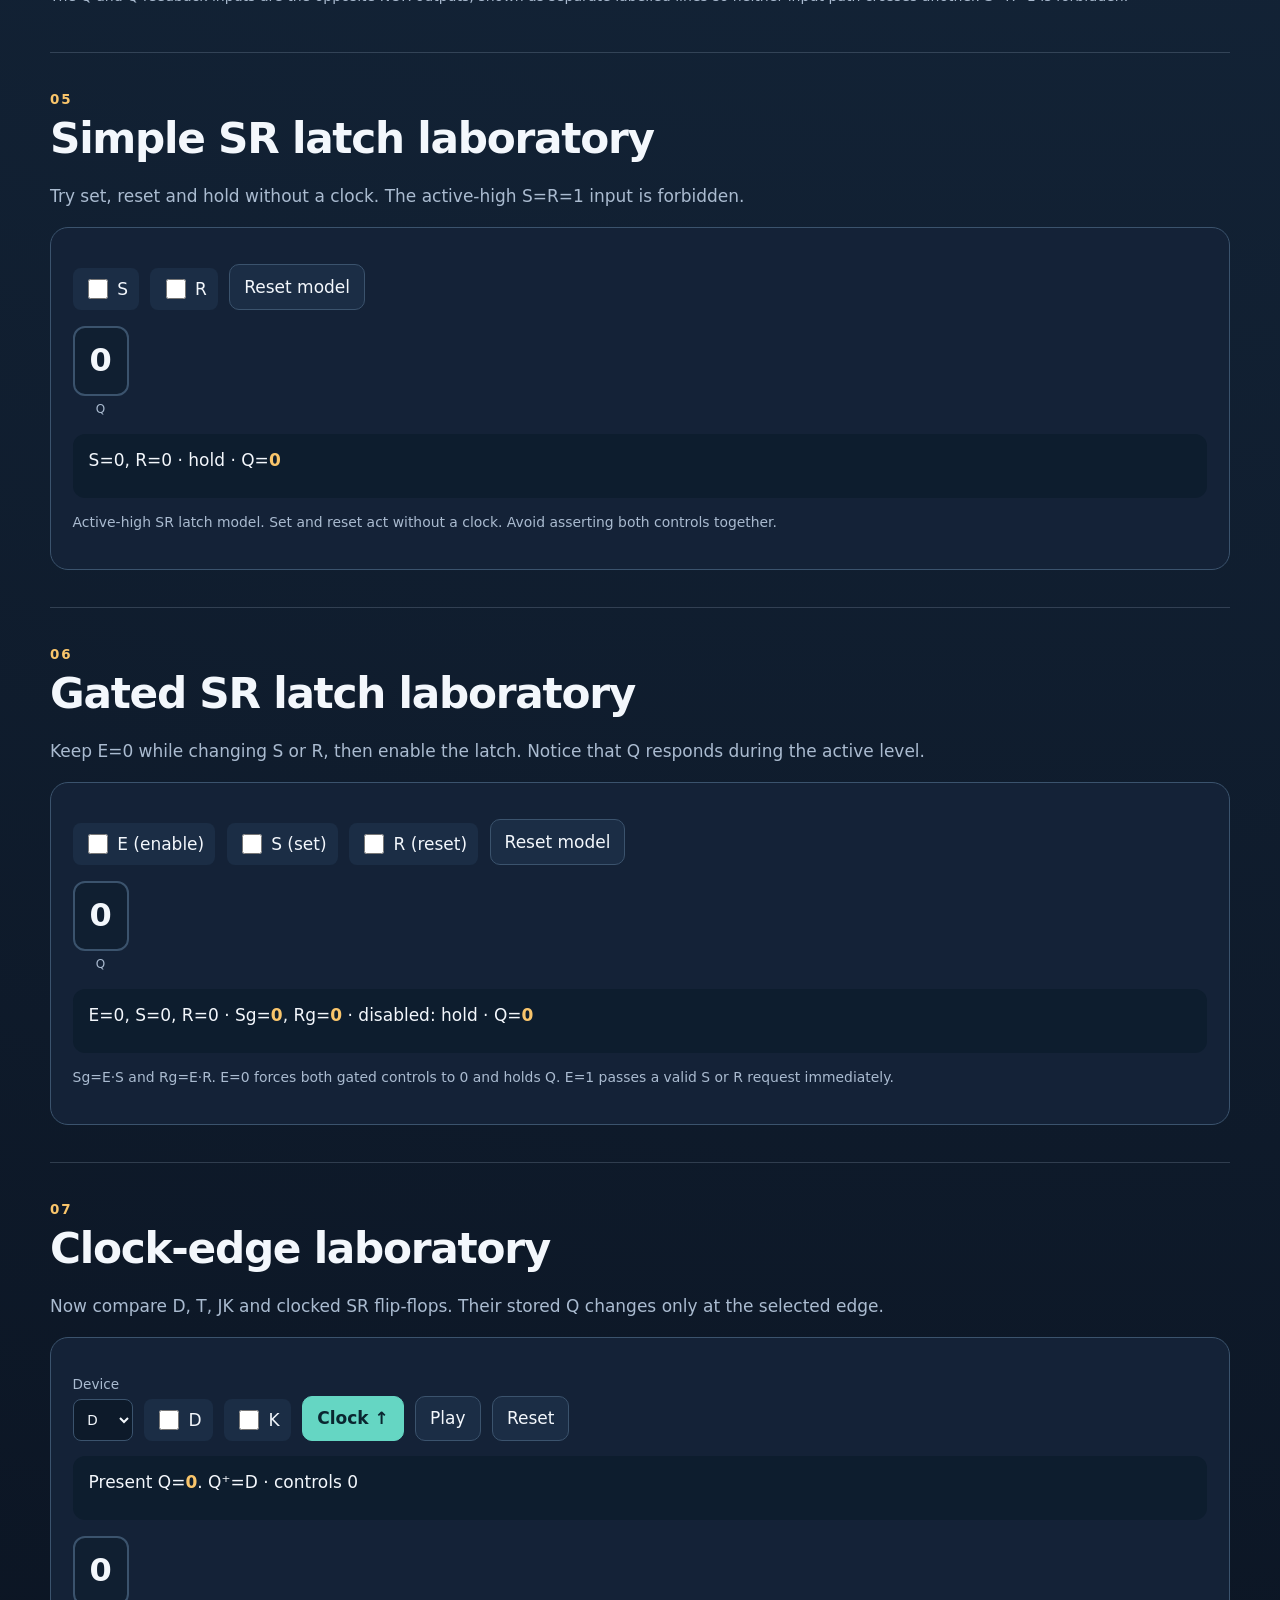
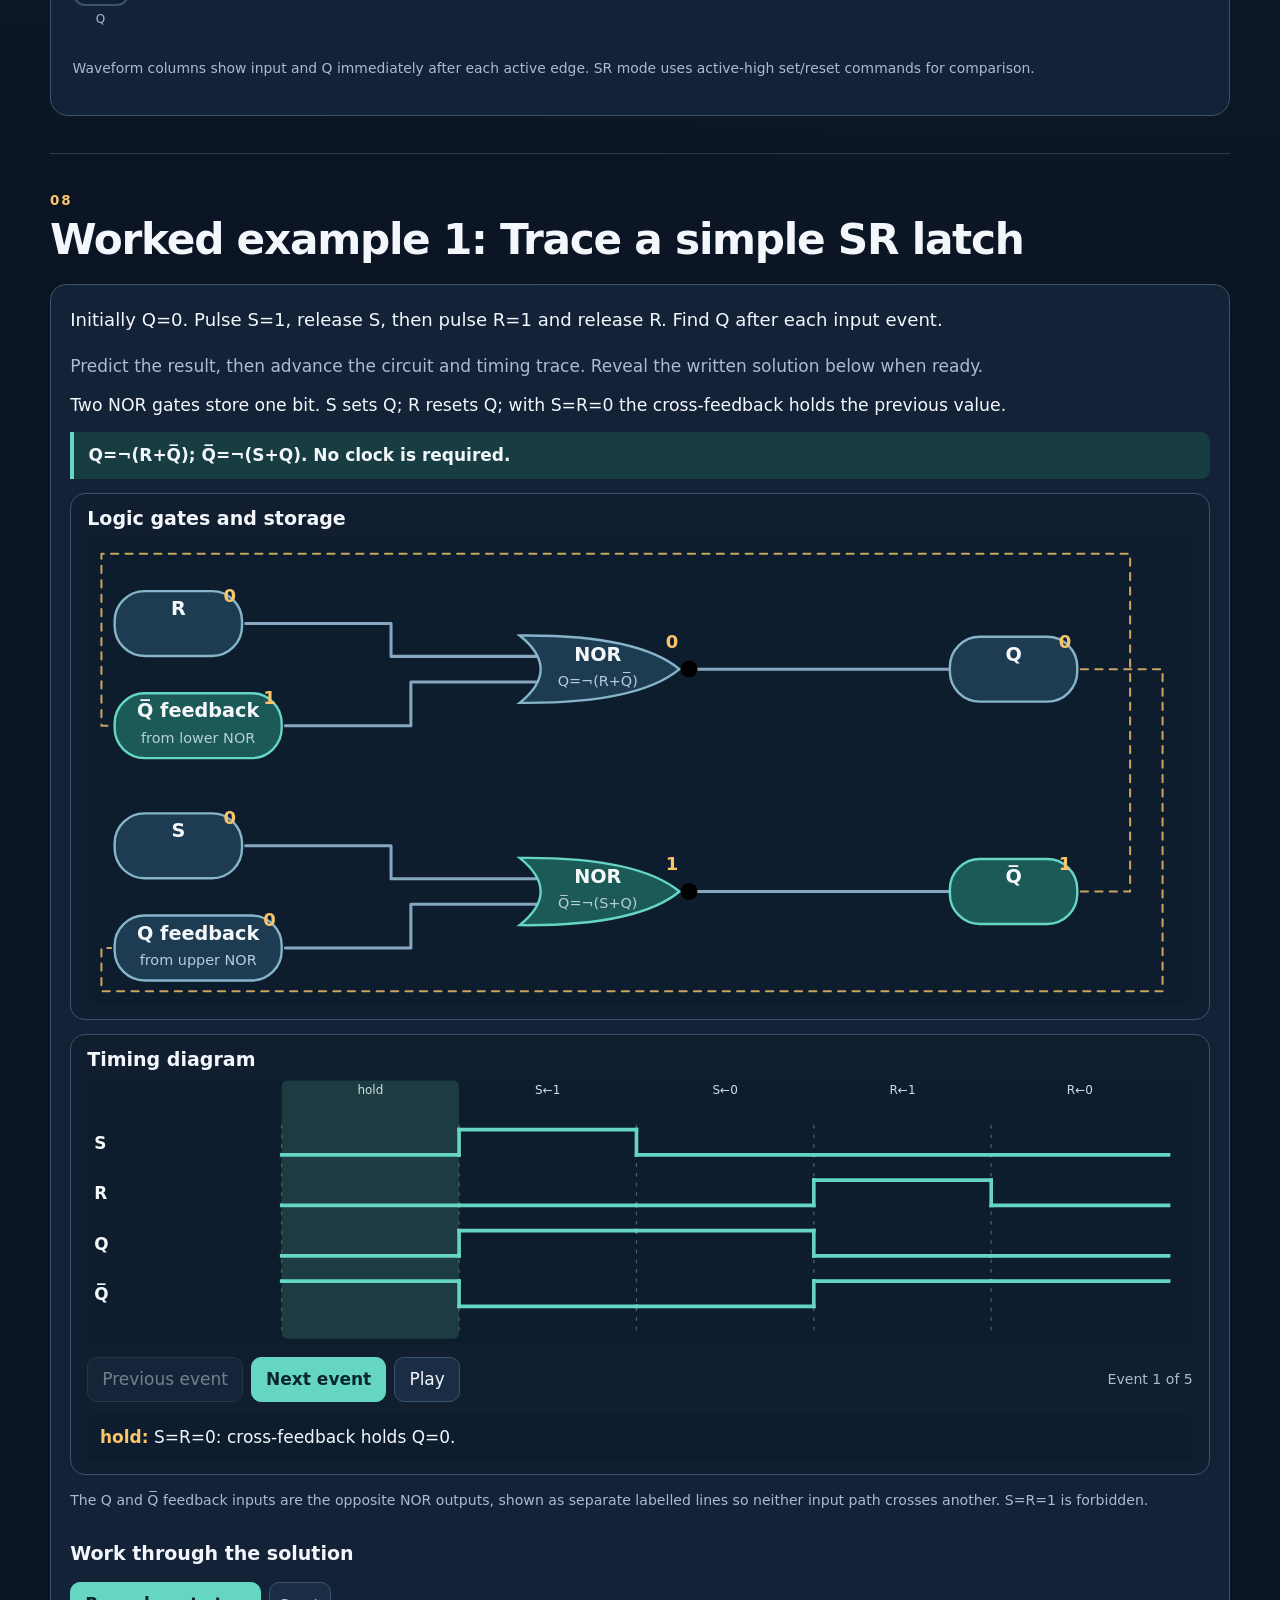
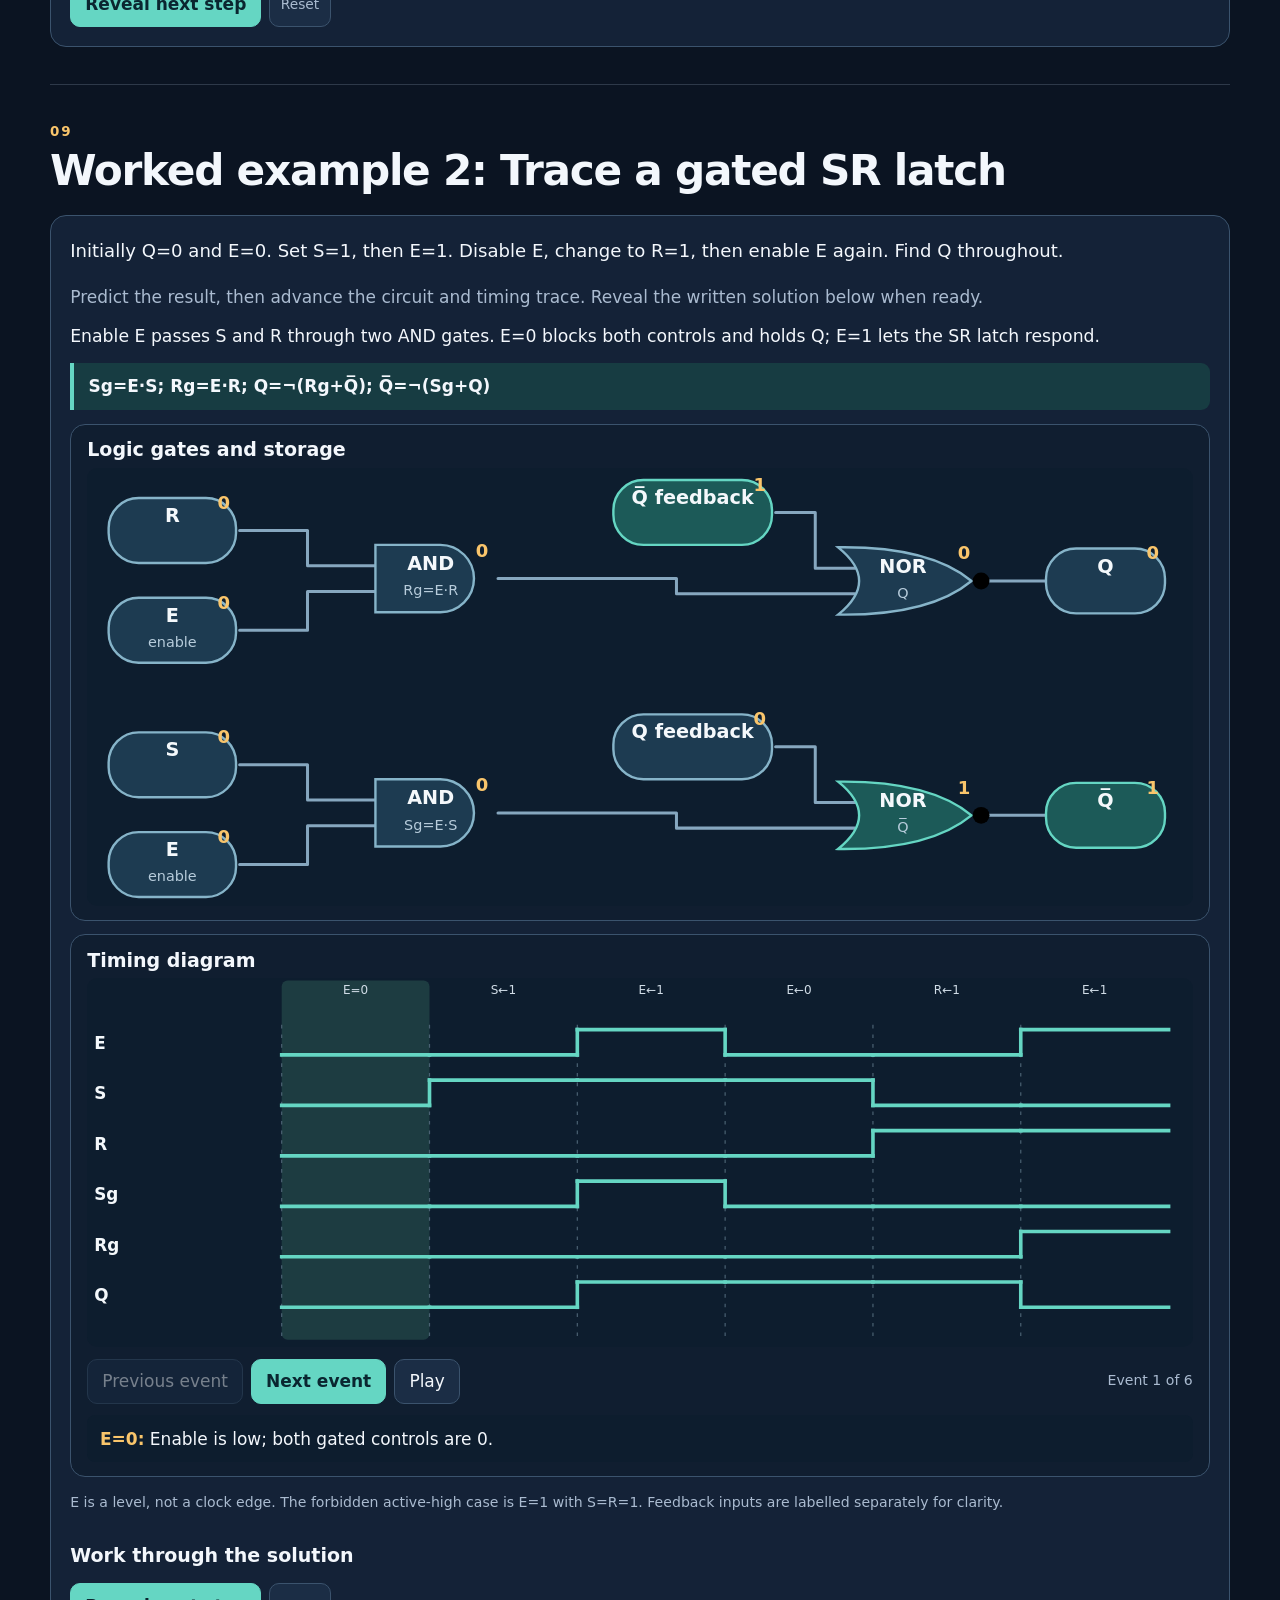
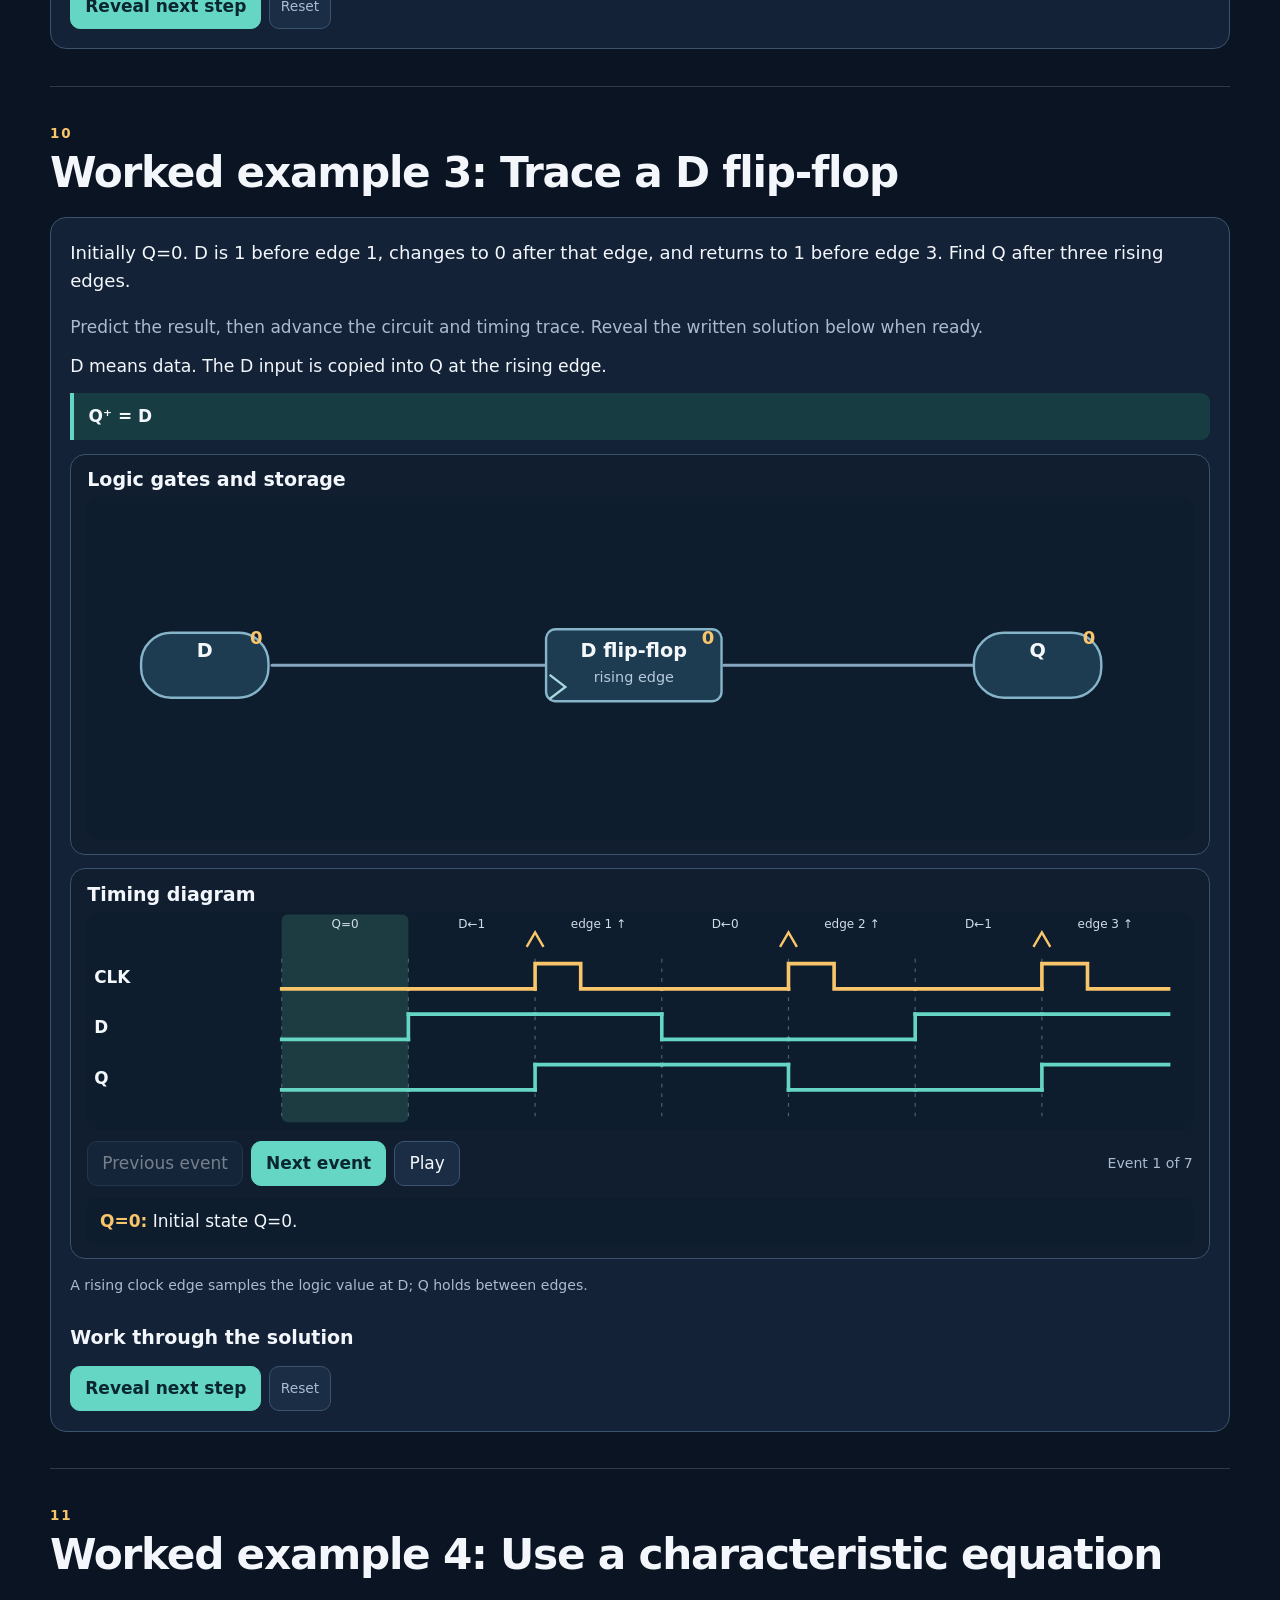
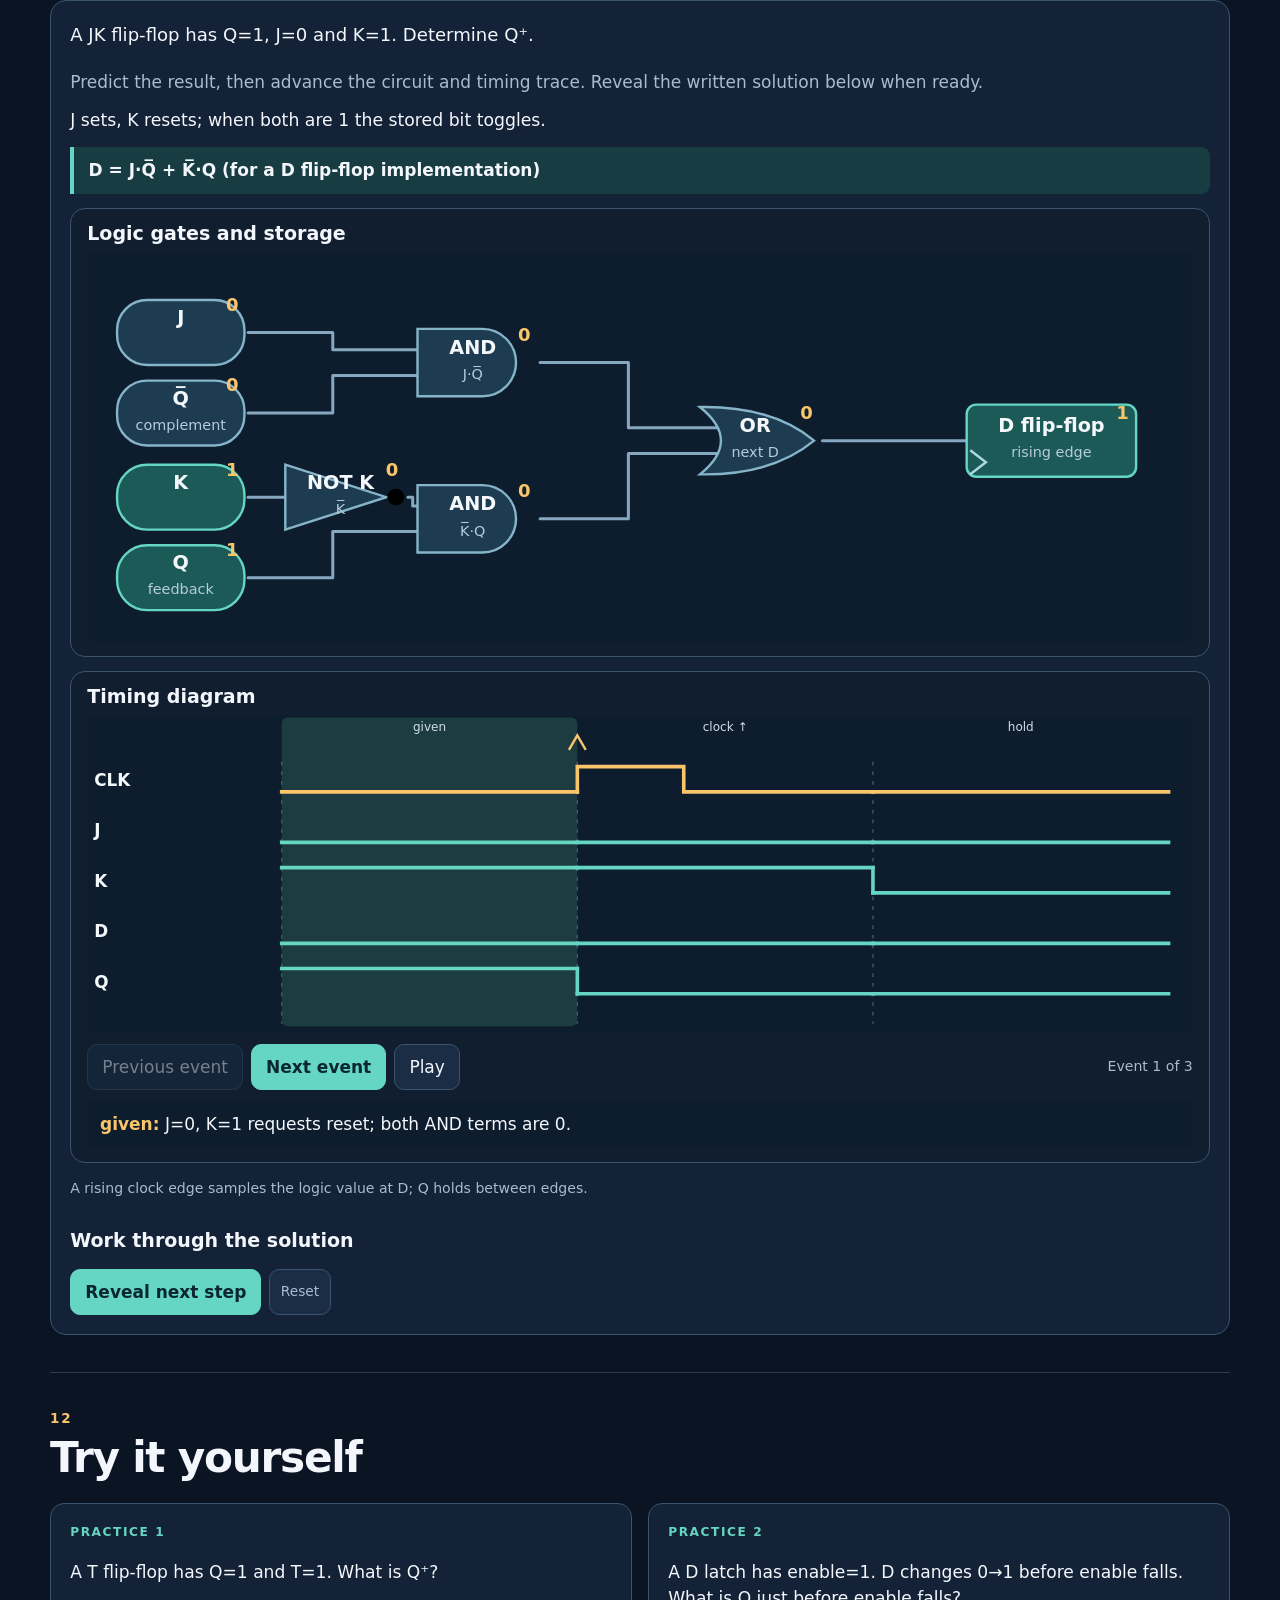
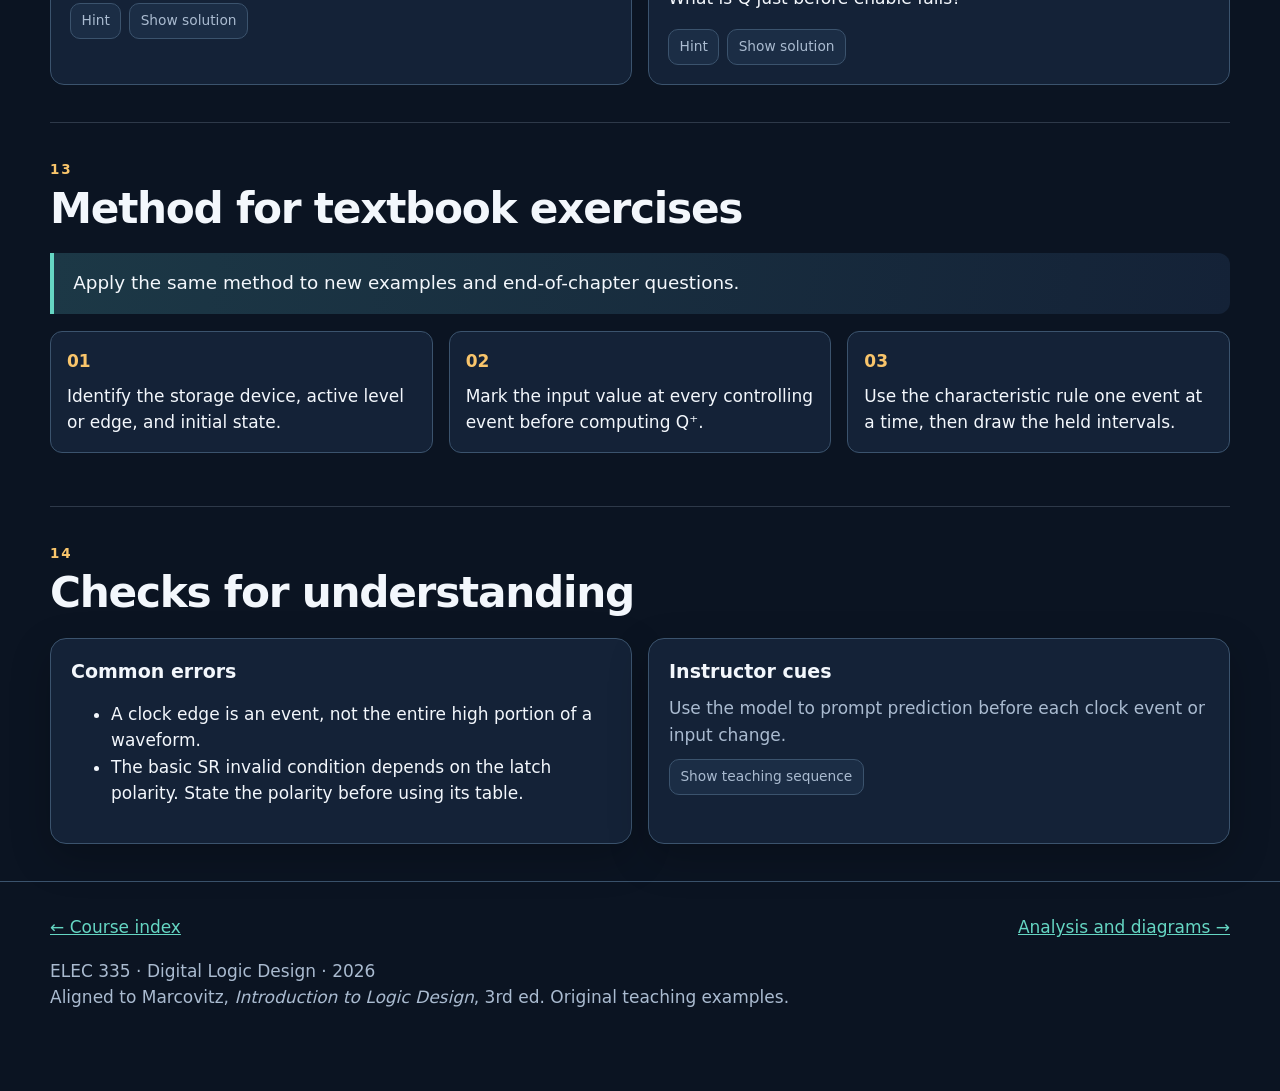
<file: lesson-01.html>
<!doctype html>
<html lang="en"><head><meta charset="utf-8"><meta name="viewport" content="width=device-width, initial-scale=1"><meta name="theme-color" content="#0b1422"><title>Lecture 15 · ELEC 335</title>
  <link rel="stylesheet" href="assets/style.css?v=20261116-pld1">
  <link rel="stylesheet" href="assets/lesson06.css?v=20261116-pld1">
  <link rel="stylesheet" href="assets/final-course.css?v=20261116-pld1">
  <script src="assets/lessons.js?v=20261116-pld1" defer></script>
  <script src="assets/visuals.js?v=20261116-pld1" defer></script>
  <script src="assets/example-visuals.js?v=20261116-pld1" defer></script>
  <script src="assets/lesson06.js?v=20261116-pld1" defer></script>
  <script src="assets/final-models.js?v=20261116-pld1" defer></script>
  <script src="assets/rom-array.js?v=20261116-pld1" defer></script>
  <script src="assets/pld-array.js?v=20261116-pld1" defer></script>
  <script src="assets/course-map.js?v=20261116-pld1" defer></script>
  <script src="assets/final-course.js?v=20261116-pld1" defer></script>
  <script src="assets/app.js?v=20261116-pld1" defer></script>
</head><body data-lesson="01"><a class="skip" href="#app">Skip to lesson</a><header class="topbar"><div class="wrap"><a class="brand" href="index.html">ELEC 335 · Sequential Circuits</a><nav aria-label="Course navigation"><a href="index.html">All lectures</a><button id="present-toggle" class="btn small" type="button">Present</button></nav></div></header><main id="app" class="wrap"></main><footer class="footer"><div class="wrap"><div id="footer-nav" class="footer-nav"></div><p>ELEC 335 · Digital Logic Design · 2026<br>Aligned to Marcovitz, <em>Introduction to Logic Design</em>, 3rd ed. Original teaching examples.</p></div></footer>
<div class="present-bar" id="present-bar" aria-label="Presentation controls"><button type="button" class="btn small prev">Previous</button><span class="progress-text" aria-live="polite"></span><button type="button" class="btn small next">Next</button><button type="button" class="btn small exit">Exit</button></div>
</body></html>
</file>
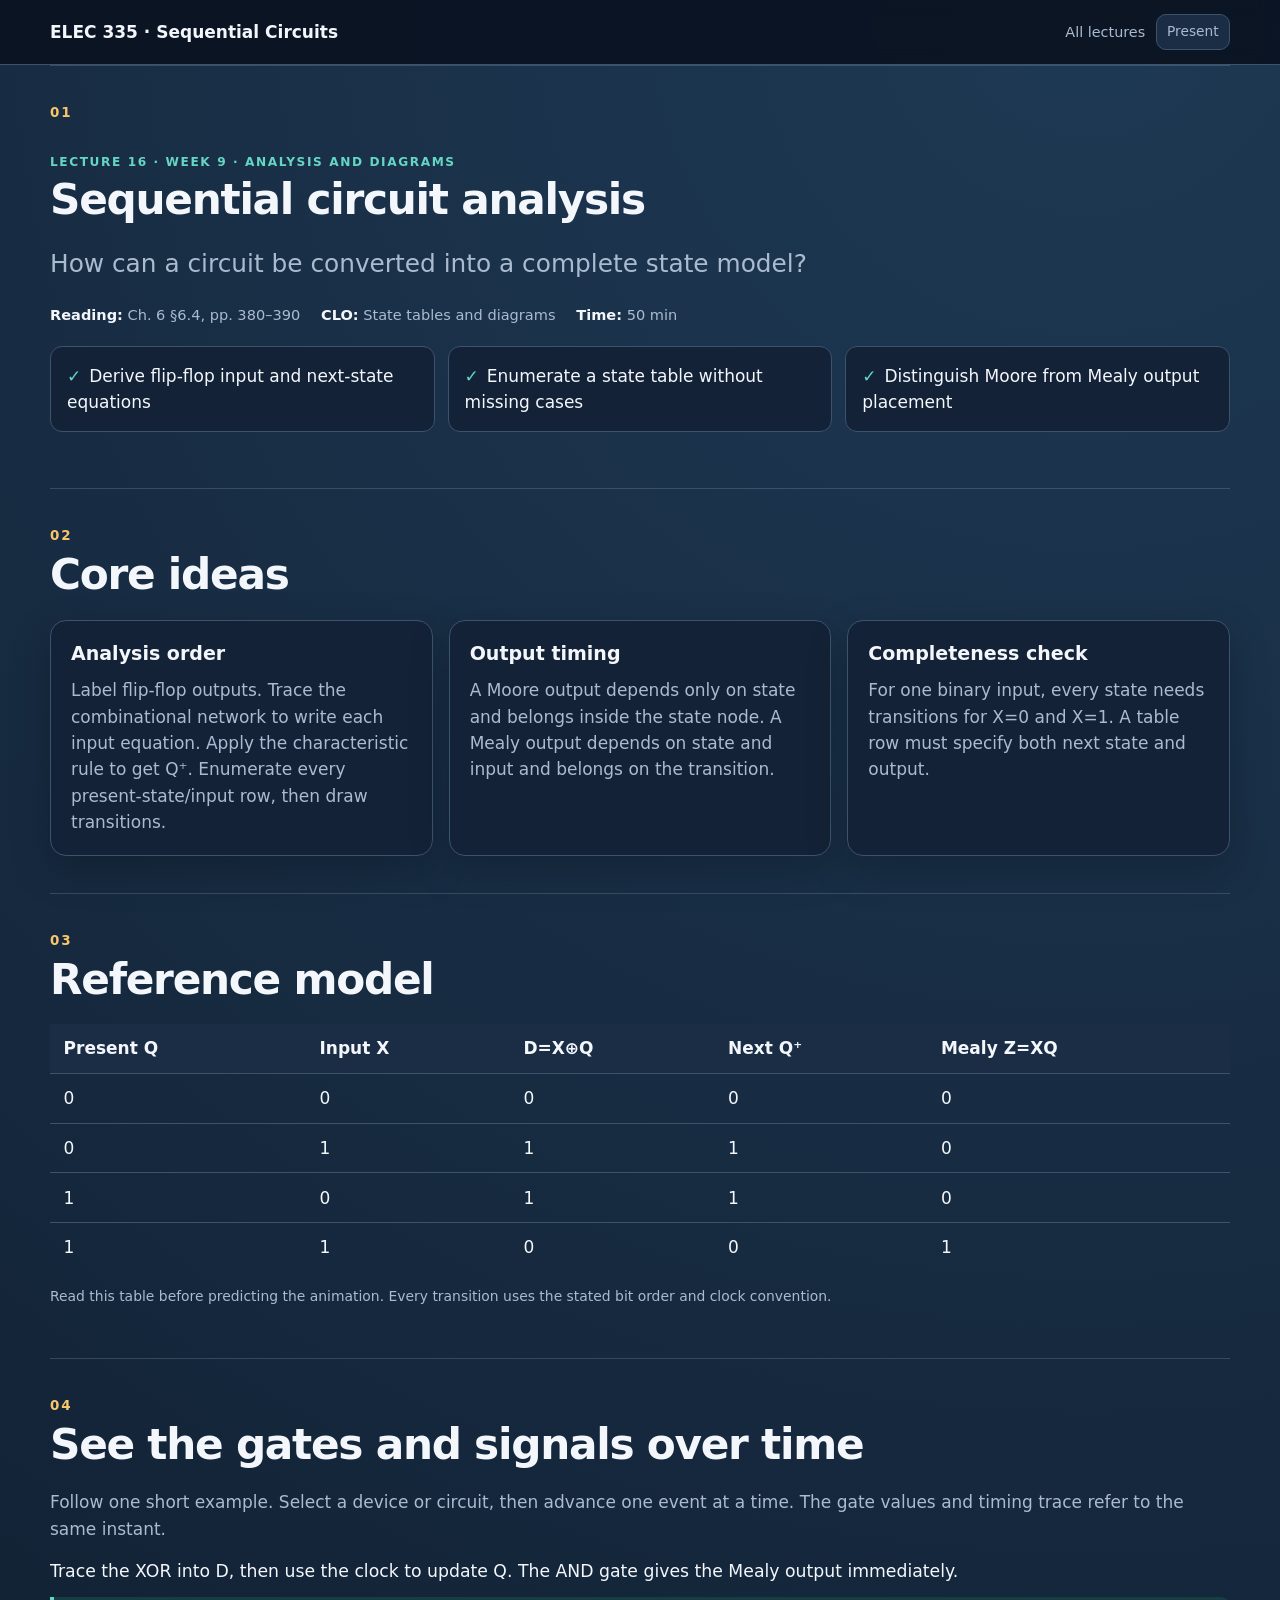
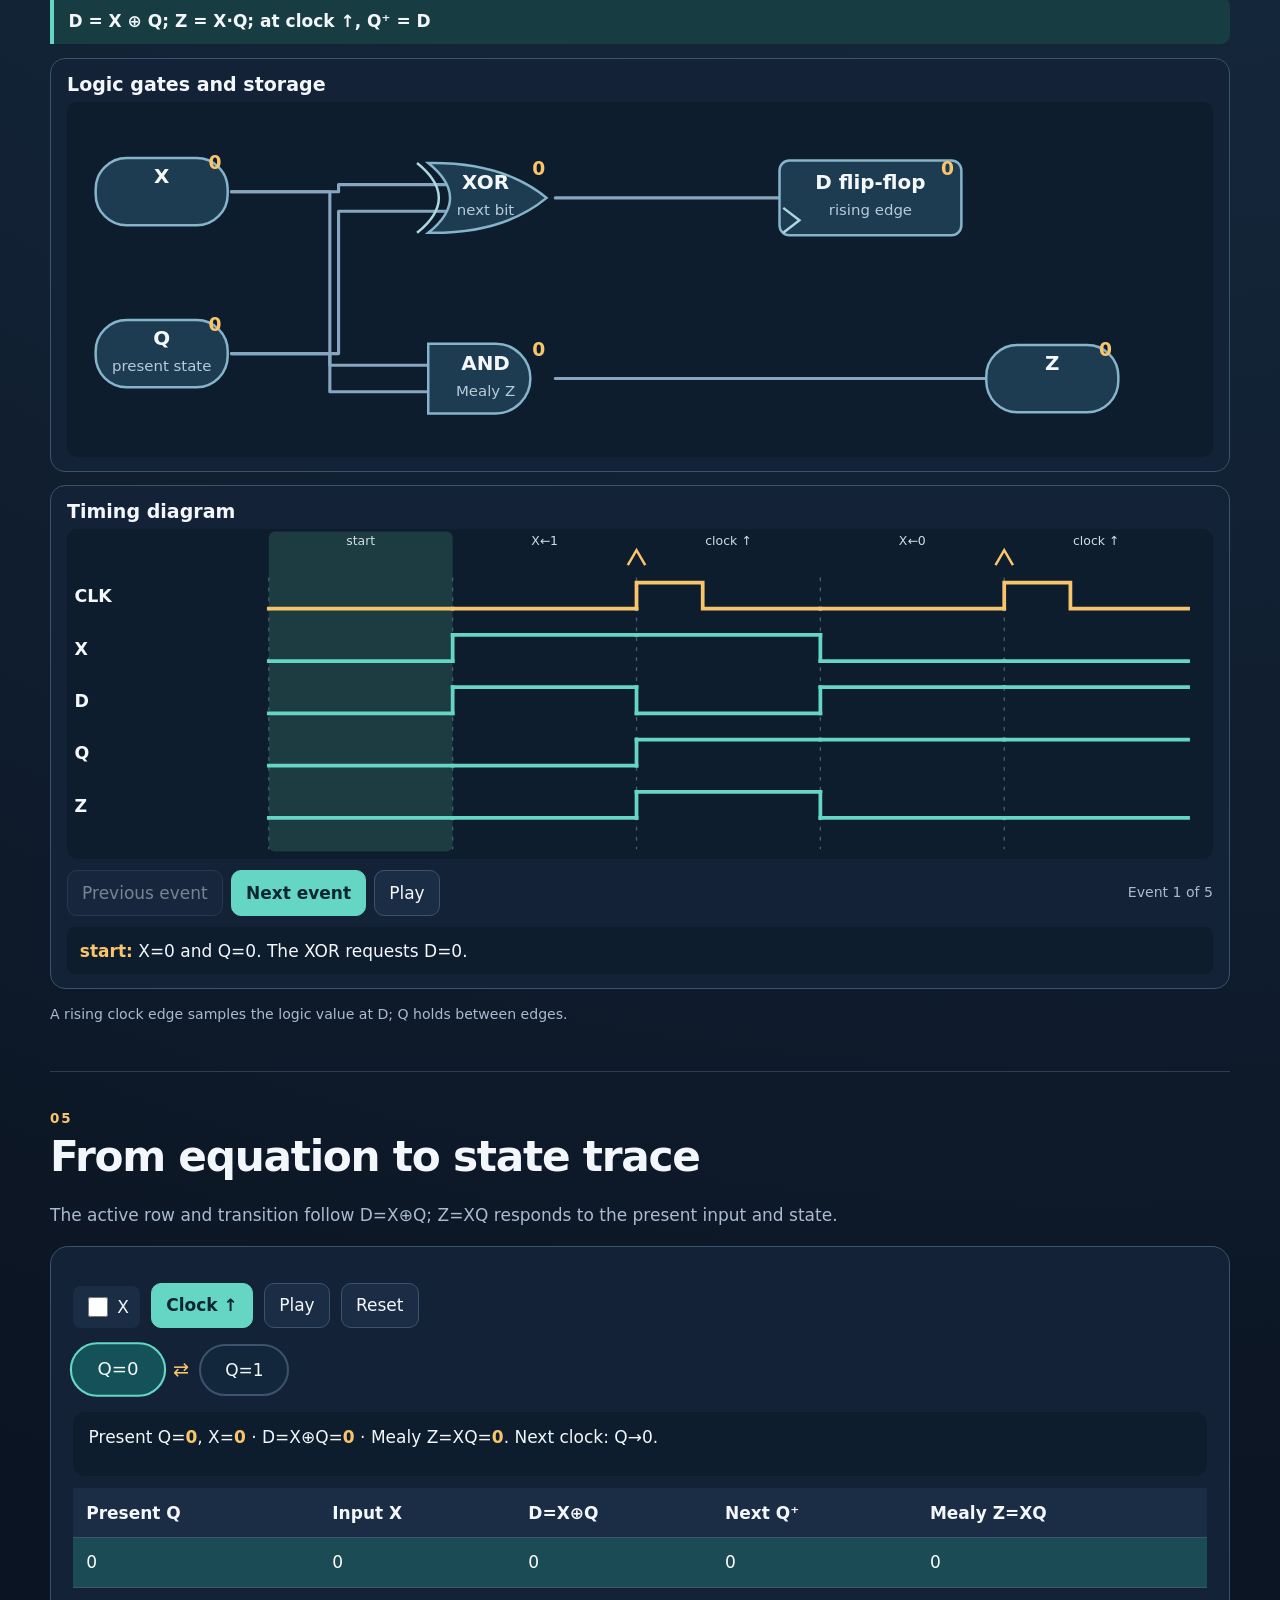
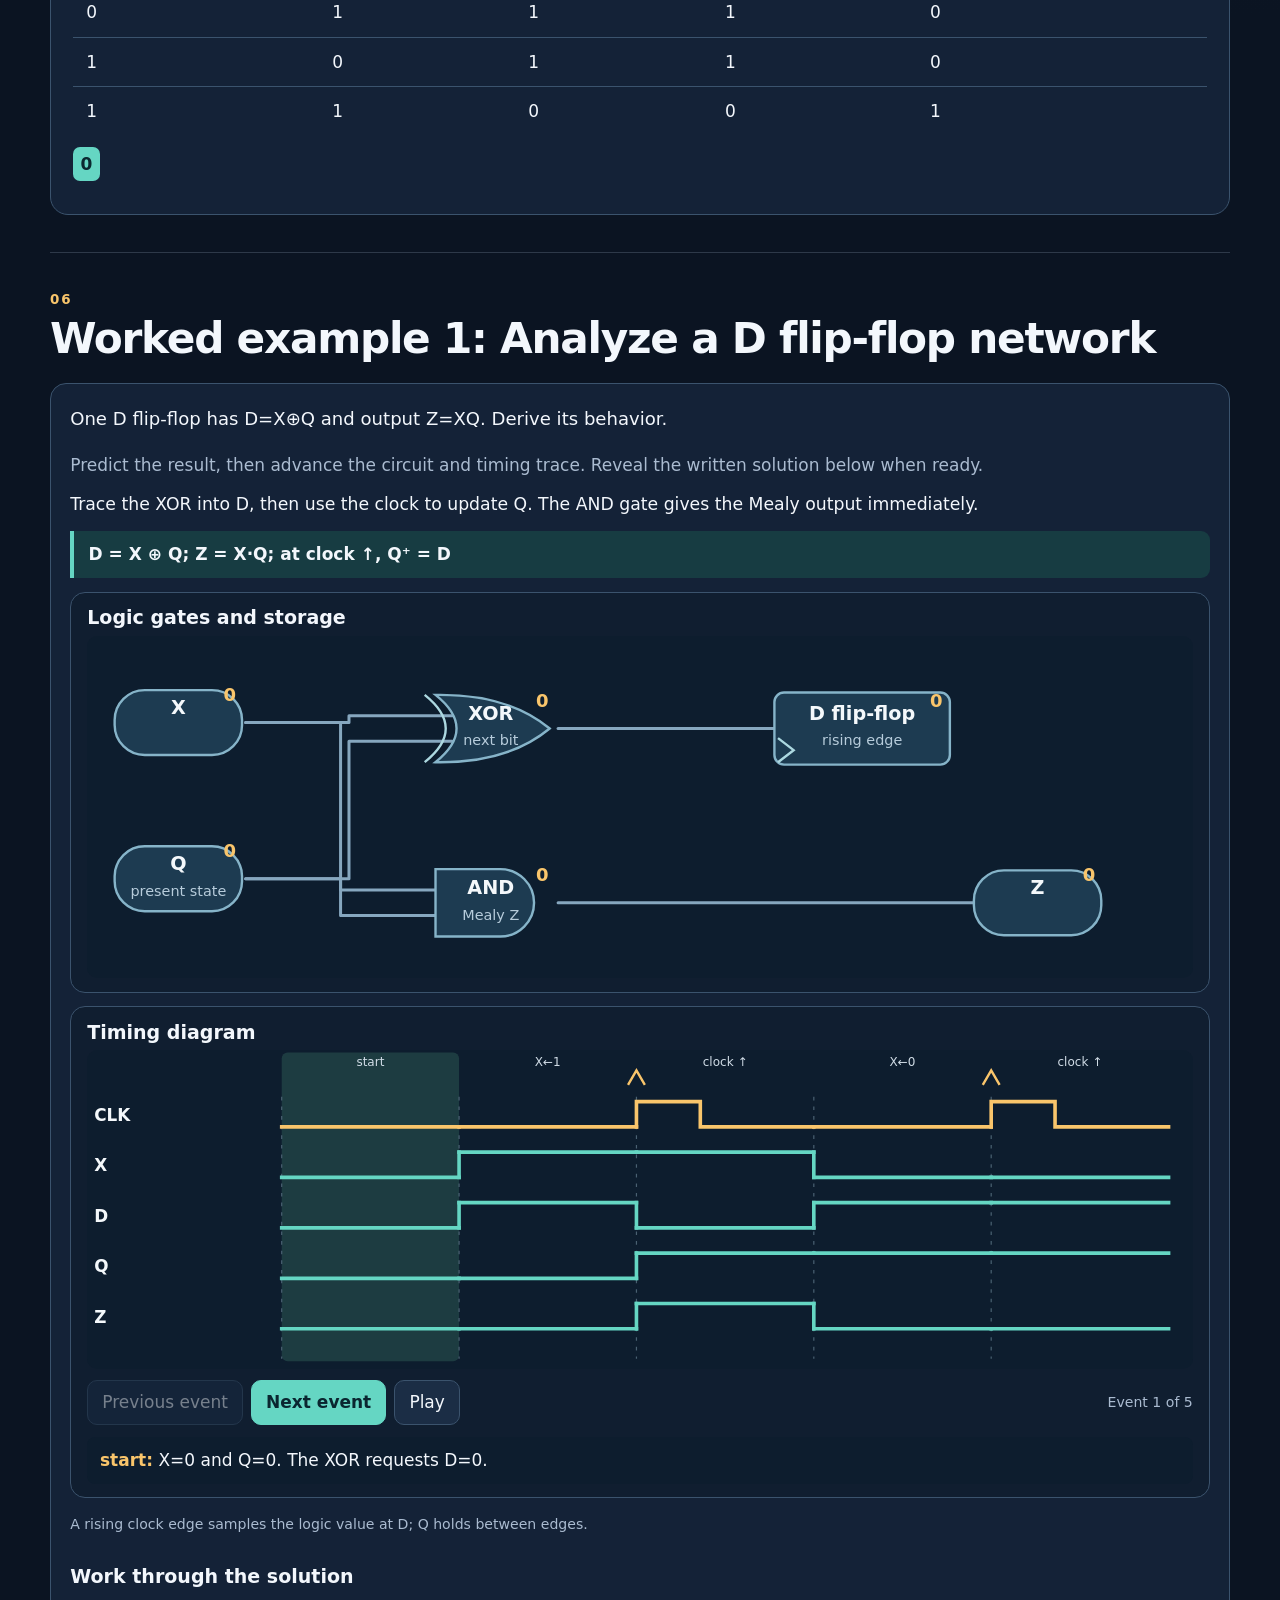
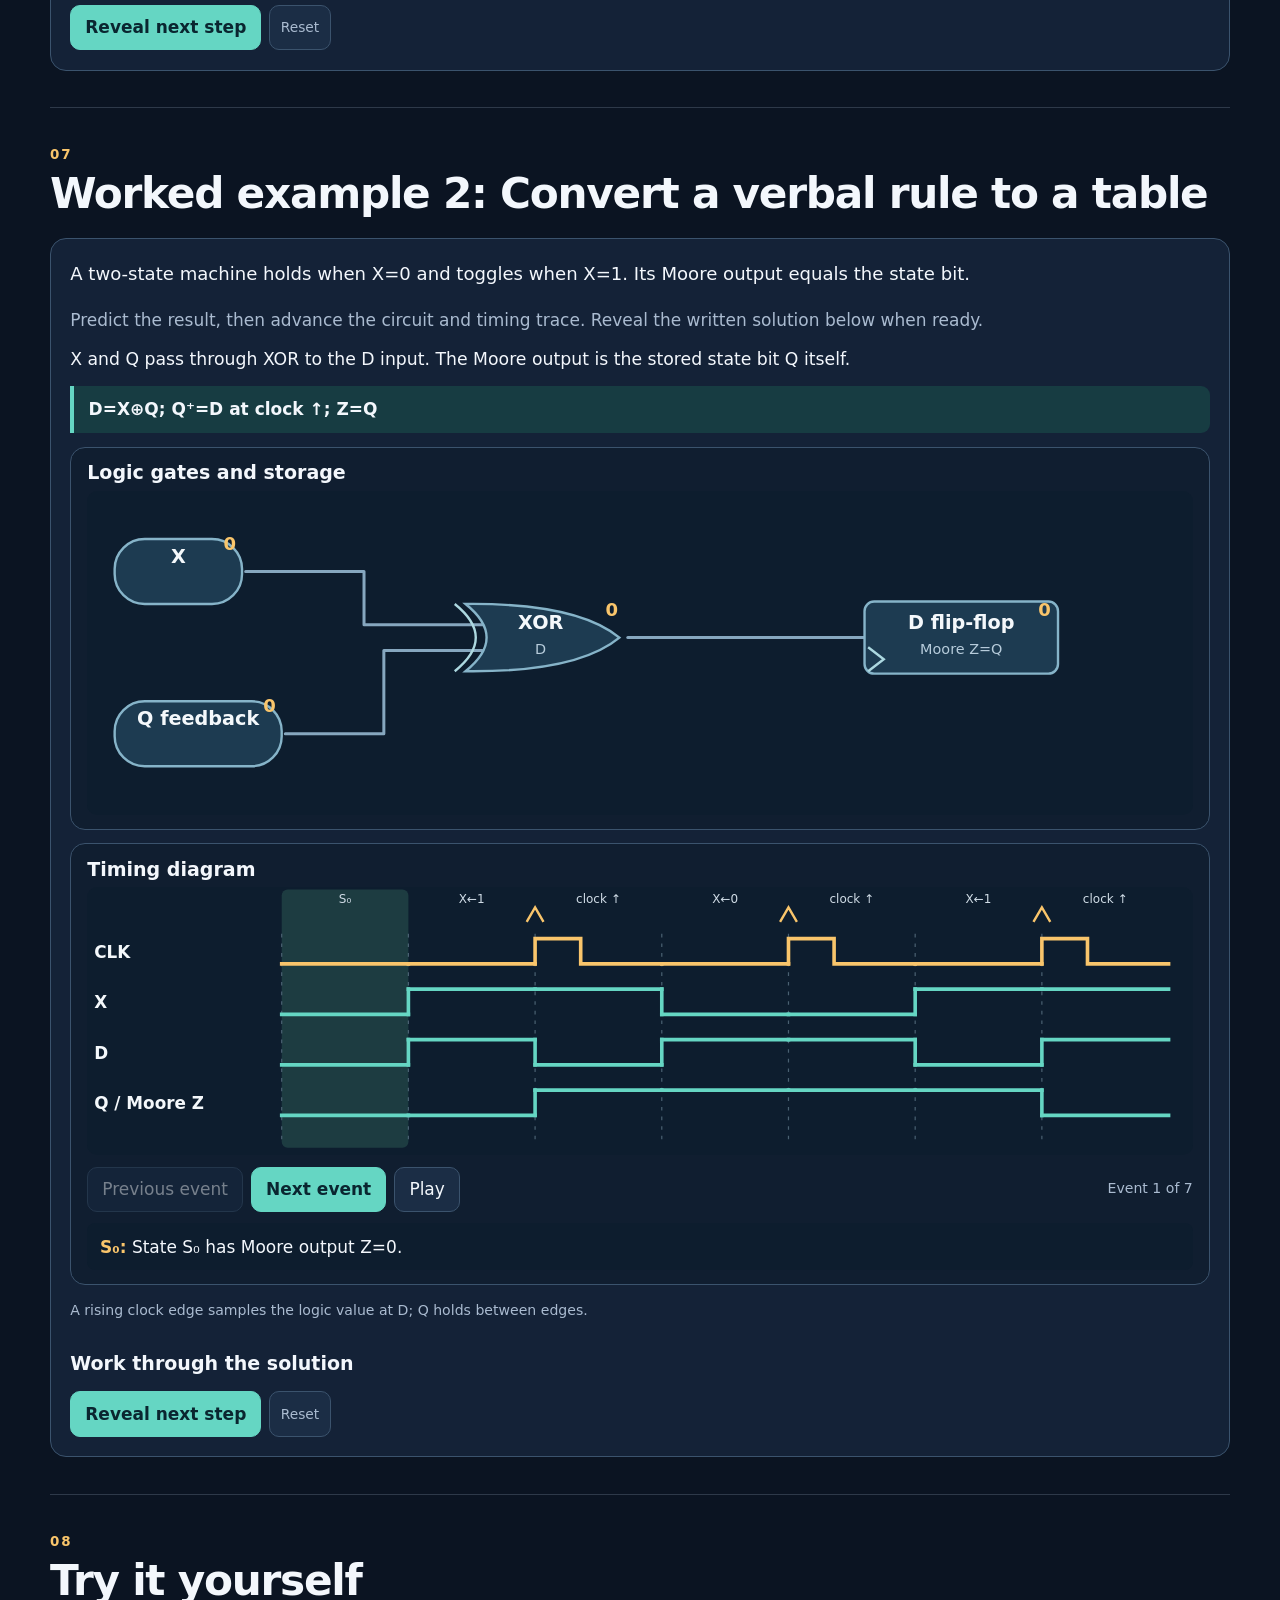
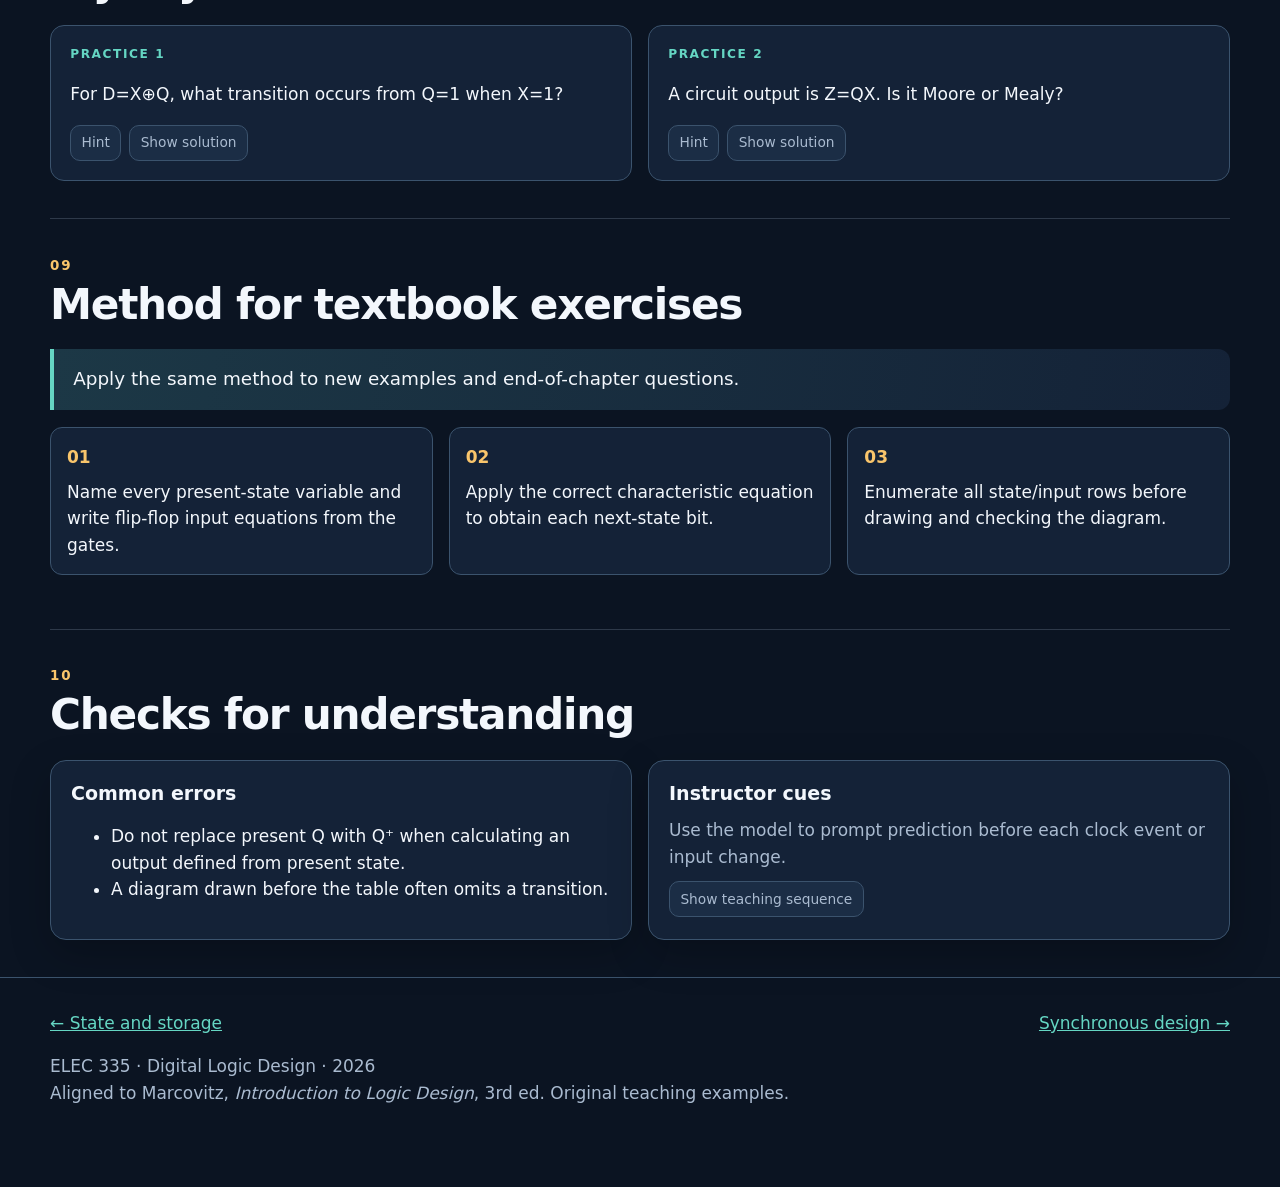
<file: lesson-02.html>
<!doctype html>
<html lang="en"><head><meta charset="utf-8"><meta name="viewport" content="width=device-width, initial-scale=1"><meta name="theme-color" content="#0b1422"><title>Lecture 16 · ELEC 335</title>
  <link rel="stylesheet" href="assets/style.css?v=20261116-pld1">
  <link rel="stylesheet" href="assets/lesson06.css?v=20261116-pld1">
  <link rel="stylesheet" href="assets/final-course.css?v=20261116-pld1">
  <script src="assets/lessons.js?v=20261116-pld1" defer></script>
  <script src="assets/visuals.js?v=20261116-pld1" defer></script>
  <script src="assets/example-visuals.js?v=20261116-pld1" defer></script>
  <script src="assets/lesson06.js?v=20261116-pld1" defer></script>
  <script src="assets/final-models.js?v=20261116-pld1" defer></script>
  <script src="assets/rom-array.js?v=20261116-pld1" defer></script>
  <script src="assets/pld-array.js?v=20261116-pld1" defer></script>
  <script src="assets/course-map.js?v=20261116-pld1" defer></script>
  <script src="assets/final-course.js?v=20261116-pld1" defer></script>
  <script src="assets/app.js?v=20261116-pld1" defer></script>
</head><body data-lesson="02"><a class="skip" href="#app">Skip to lesson</a><header class="topbar"><div class="wrap"><a class="brand" href="index.html">ELEC 335 · Sequential Circuits</a><nav aria-label="Course navigation"><a href="index.html">All lectures</a><button id="present-toggle" class="btn small" type="button">Present</button></nav></div></header><main id="app" class="wrap"></main><footer class="footer"><div class="wrap"><div id="footer-nav" class="footer-nav"></div><p>ELEC 335 · Digital Logic Design · 2026<br>Aligned to Marcovitz, <em>Introduction to Logic Design</em>, 3rd ed. Original teaching examples.</p></div></footer>
<div class="present-bar" id="present-bar" aria-label="Presentation controls"><button type="button" class="btn small prev">Previous</button><span class="progress-text" aria-live="polite"></span><button type="button" class="btn small next">Next</button><button type="button" class="btn small exit">Exit</button></div>
</body></html>
</file>
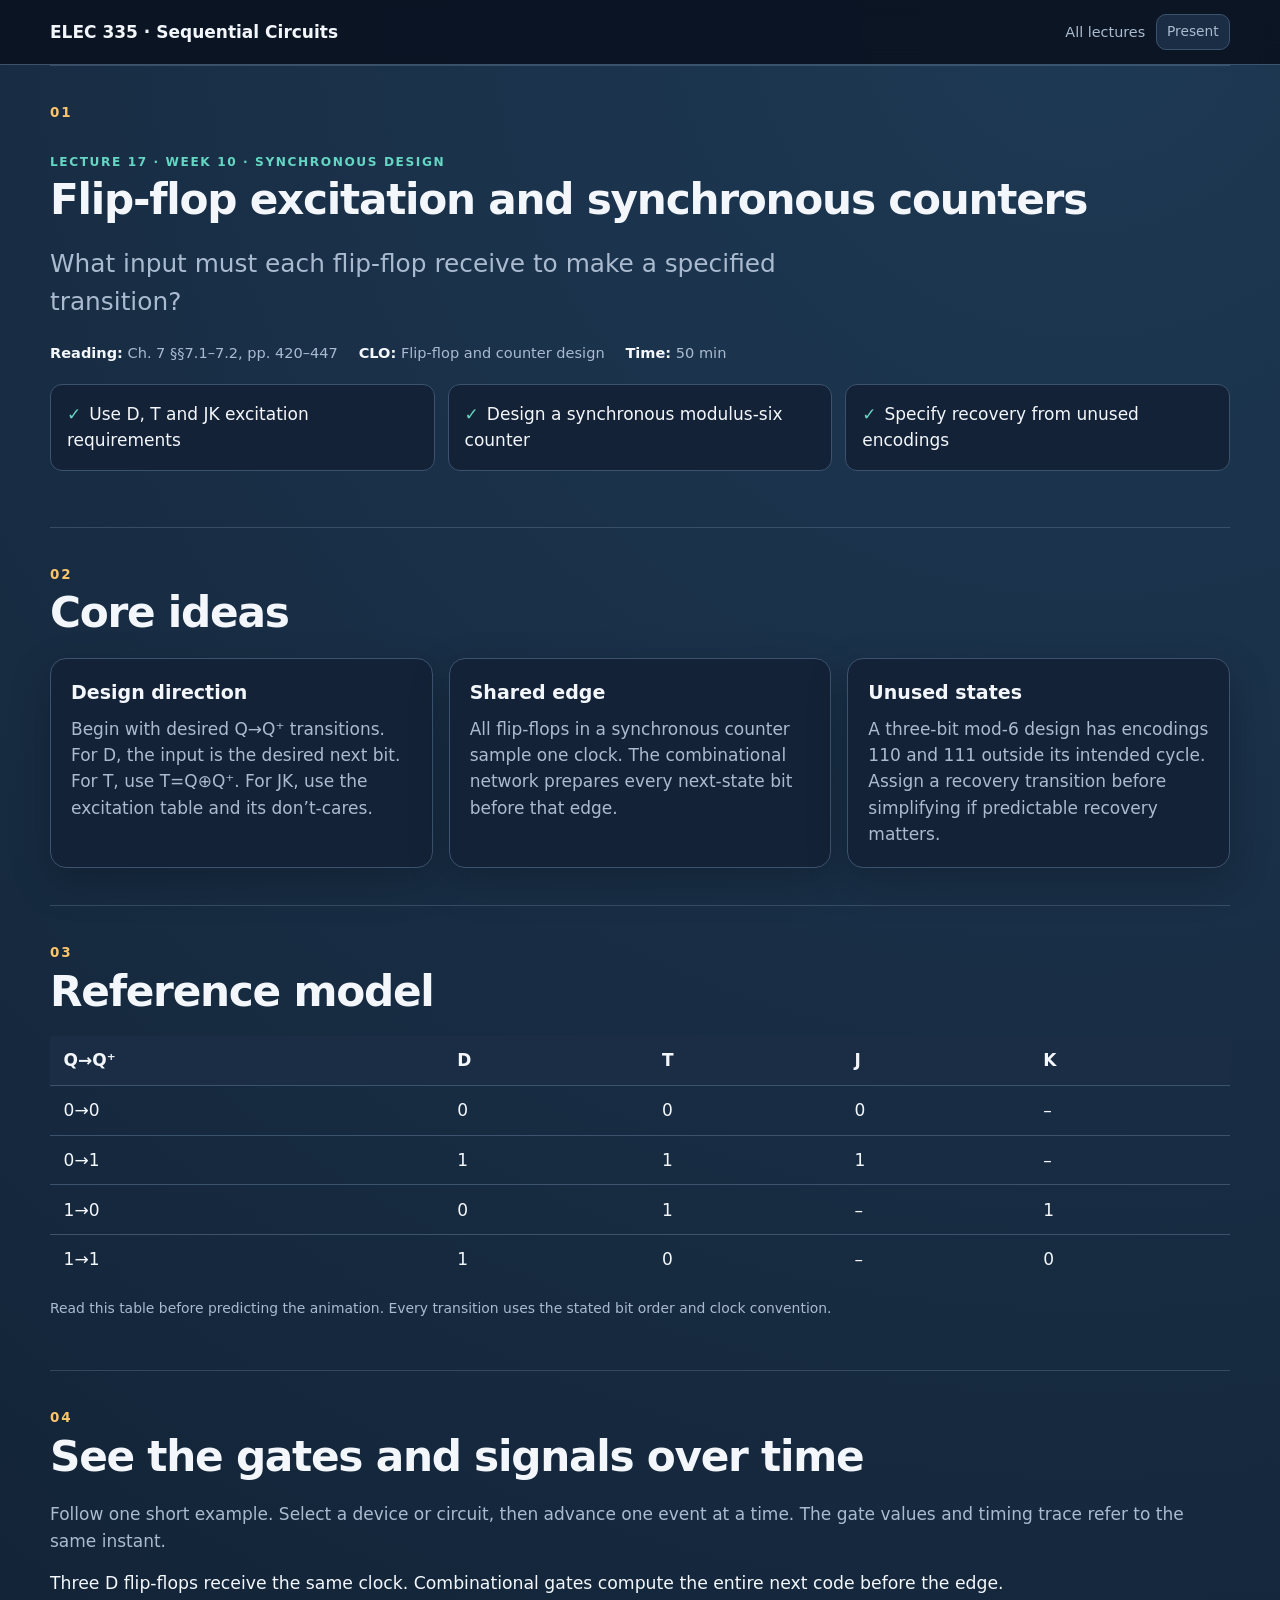
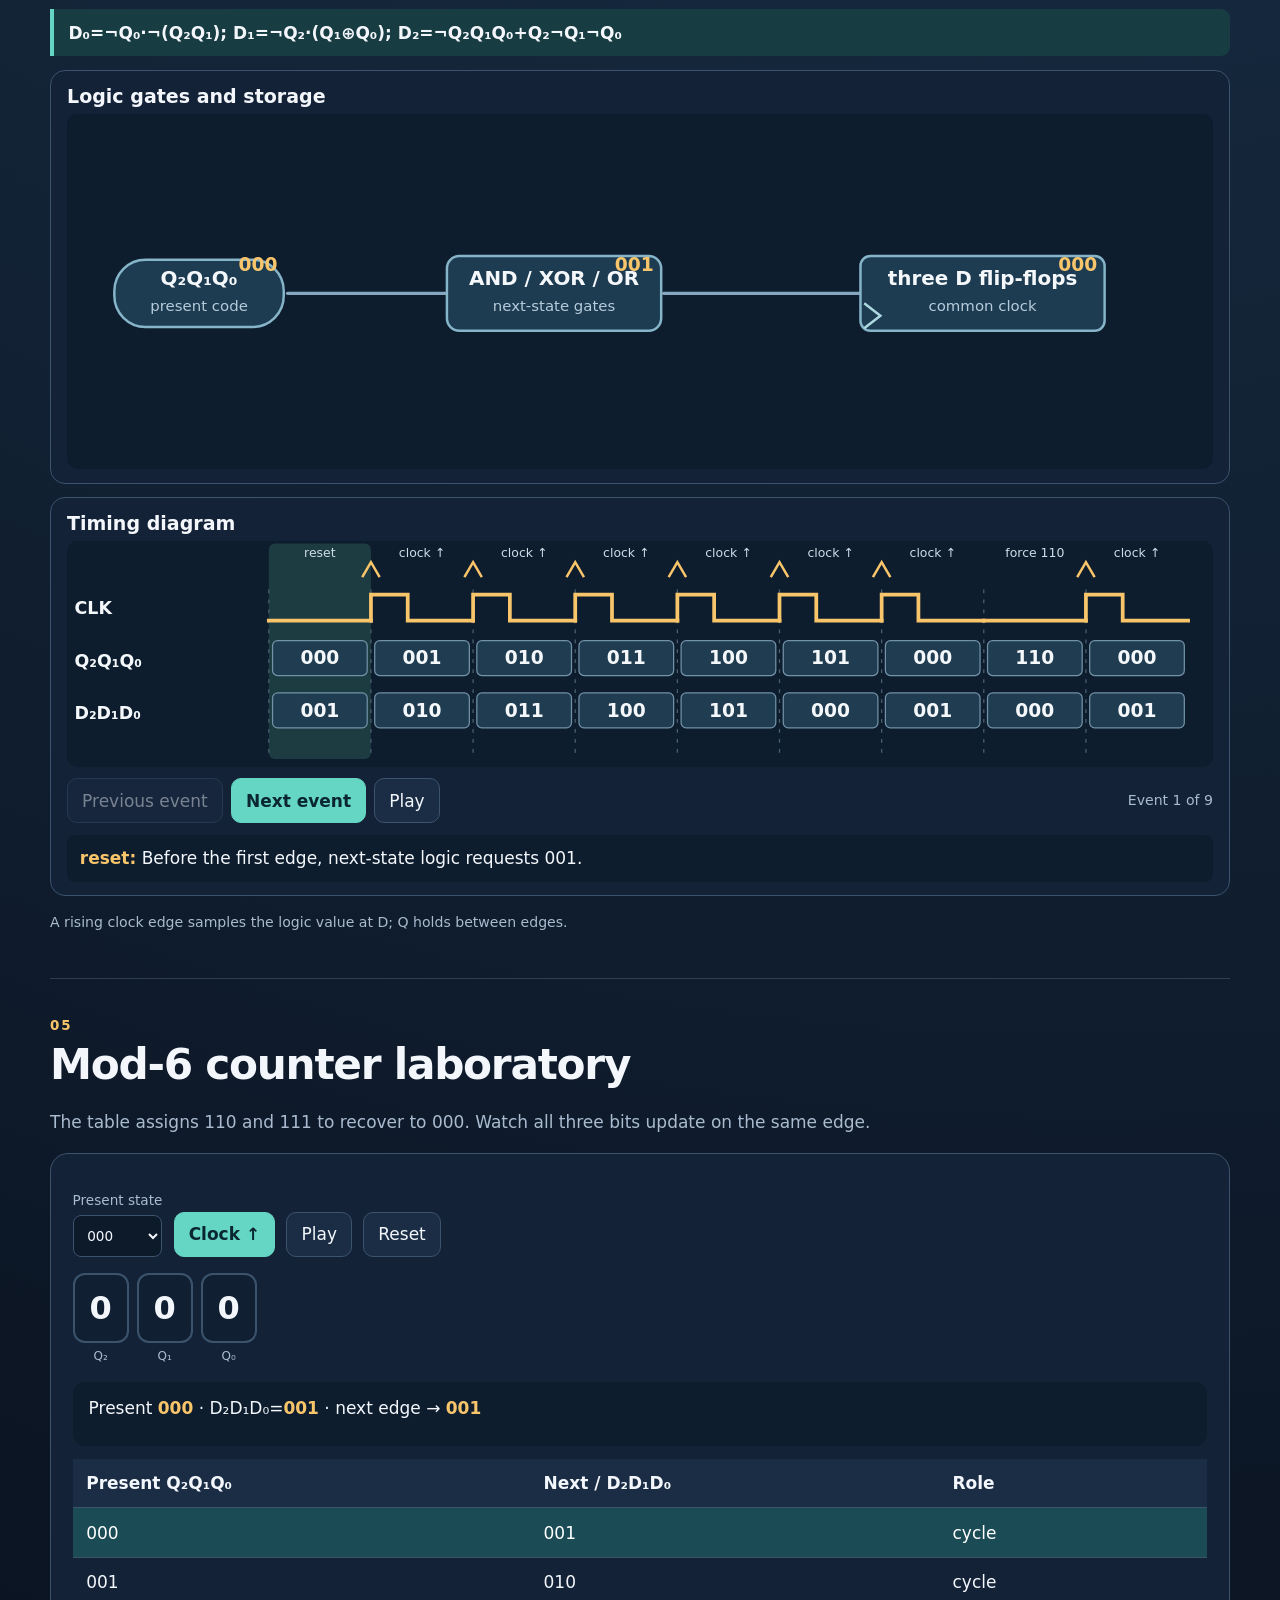
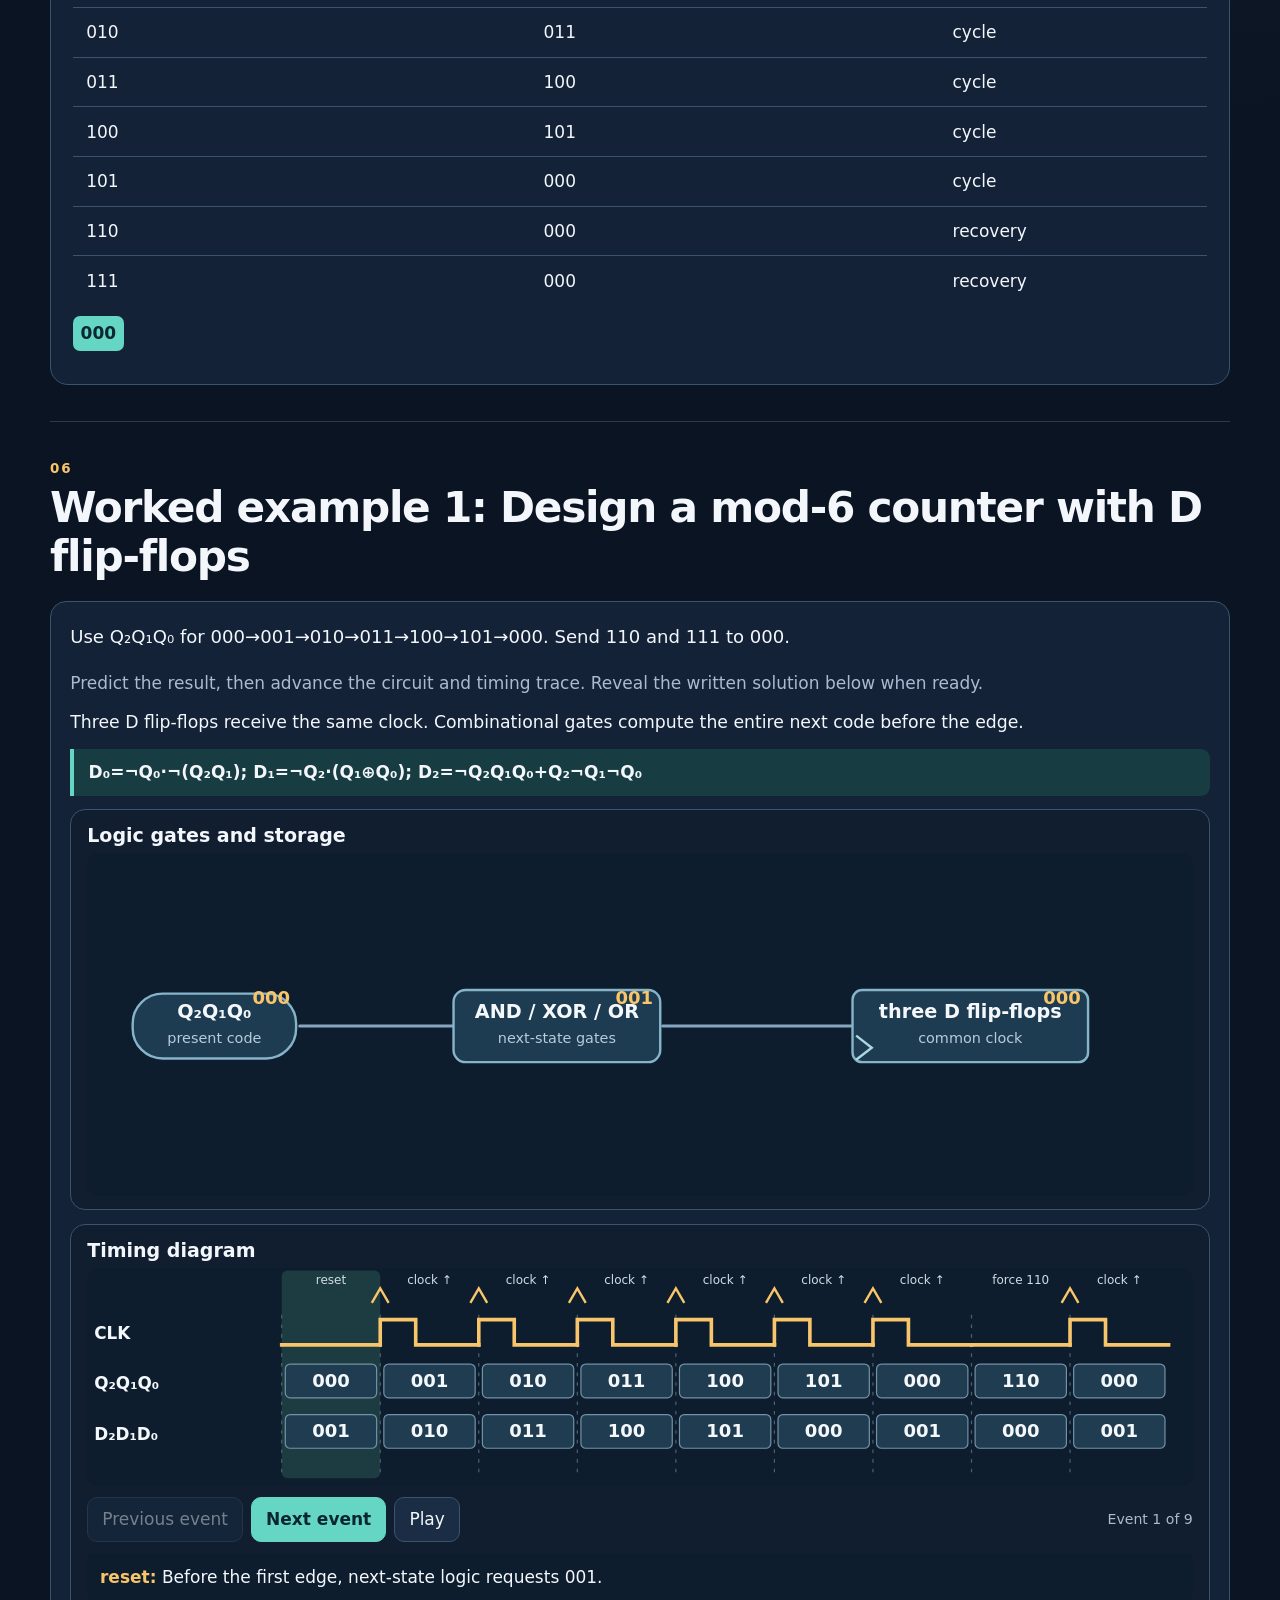
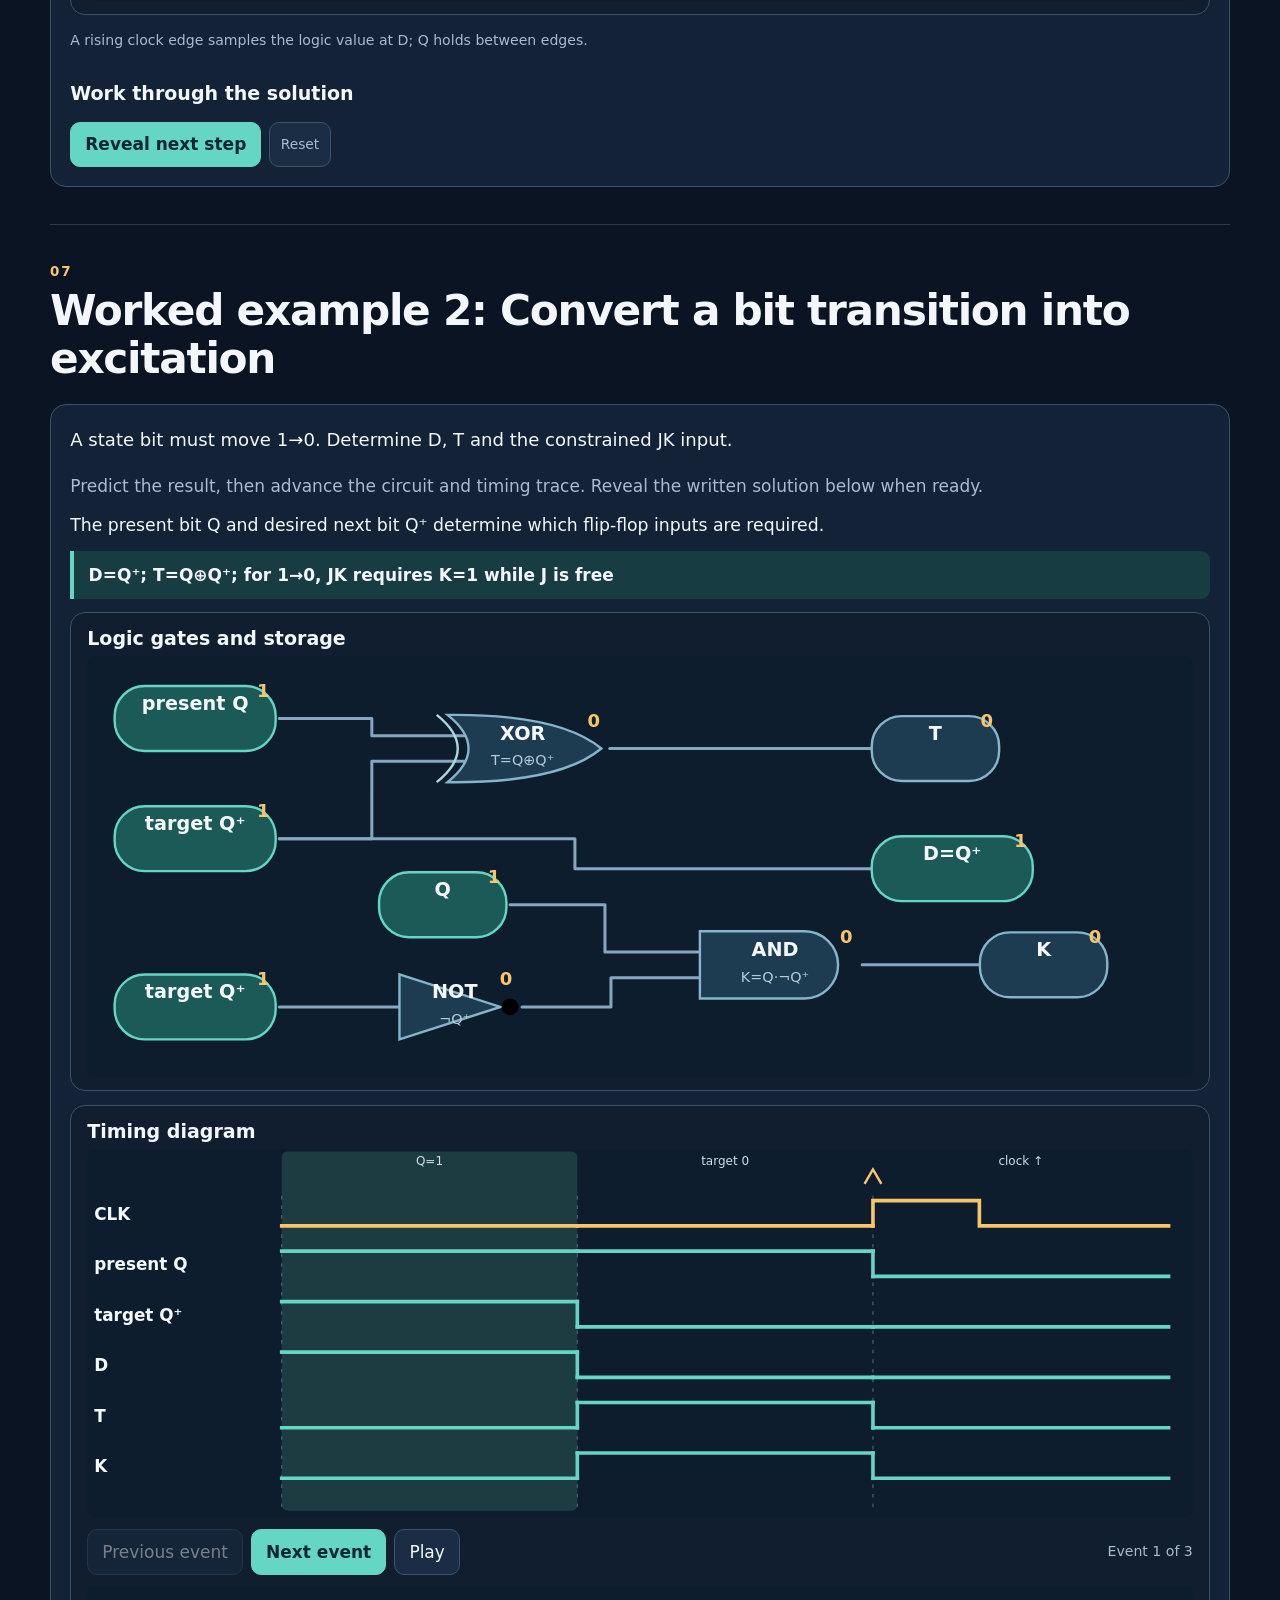
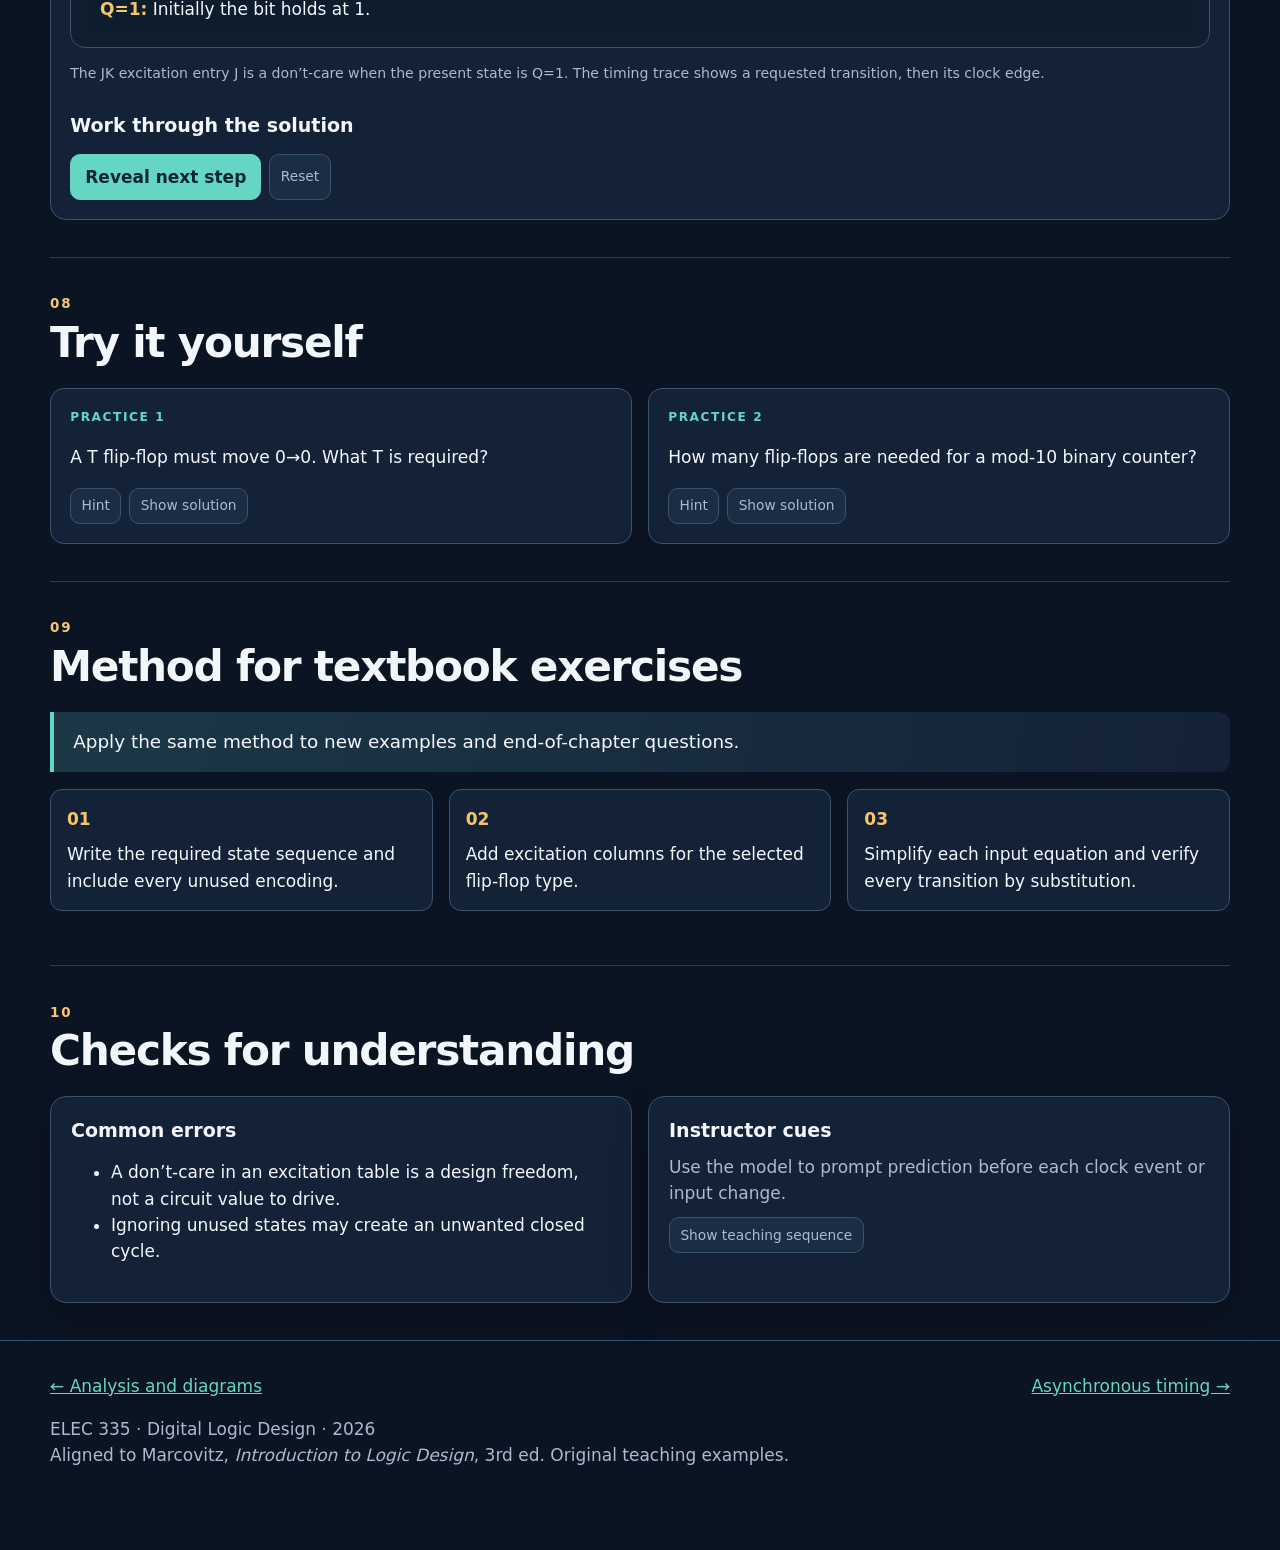
<file: lesson-03.html>
<!doctype html>
<html lang="en"><head><meta charset="utf-8"><meta name="viewport" content="width=device-width, initial-scale=1"><meta name="theme-color" content="#0b1422"><title>Lecture 17 · ELEC 335</title>
  <link rel="stylesheet" href="assets/style.css?v=20261116-pld1">
  <link rel="stylesheet" href="assets/lesson06.css?v=20261116-pld1">
  <link rel="stylesheet" href="assets/final-course.css?v=20261116-pld1">
  <script src="assets/lessons.js?v=20261116-pld1" defer></script>
  <script src="assets/visuals.js?v=20261116-pld1" defer></script>
  <script src="assets/example-visuals.js?v=20261116-pld1" defer></script>
  <script src="assets/lesson06.js?v=20261116-pld1" defer></script>
  <script src="assets/final-models.js?v=20261116-pld1" defer></script>
  <script src="assets/rom-array.js?v=20261116-pld1" defer></script>
  <script src="assets/pld-array.js?v=20261116-pld1" defer></script>
  <script src="assets/course-map.js?v=20261116-pld1" defer></script>
  <script src="assets/final-course.js?v=20261116-pld1" defer></script>
  <script src="assets/app.js?v=20261116-pld1" defer></script>
</head><body data-lesson="03"><a class="skip" href="#app">Skip to lesson</a><header class="topbar"><div class="wrap"><a class="brand" href="index.html">ELEC 335 · Sequential Circuits</a><nav aria-label="Course navigation"><a href="index.html">All lectures</a><button id="present-toggle" class="btn small" type="button">Present</button></nav></div></header><main id="app" class="wrap"></main><footer class="footer"><div class="wrap"><div id="footer-nav" class="footer-nav"></div><p>ELEC 335 · Digital Logic Design · 2026<br>Aligned to Marcovitz, <em>Introduction to Logic Design</em>, 3rd ed. Original teaching examples.</p></div></footer>
<div class="present-bar" id="present-bar" aria-label="Presentation controls"><button type="button" class="btn small prev">Previous</button><span class="progress-text" aria-live="polite"></span><button type="button" class="btn small next">Next</button><button type="button" class="btn small exit">Exit</button></div>
</body></html>
</file>
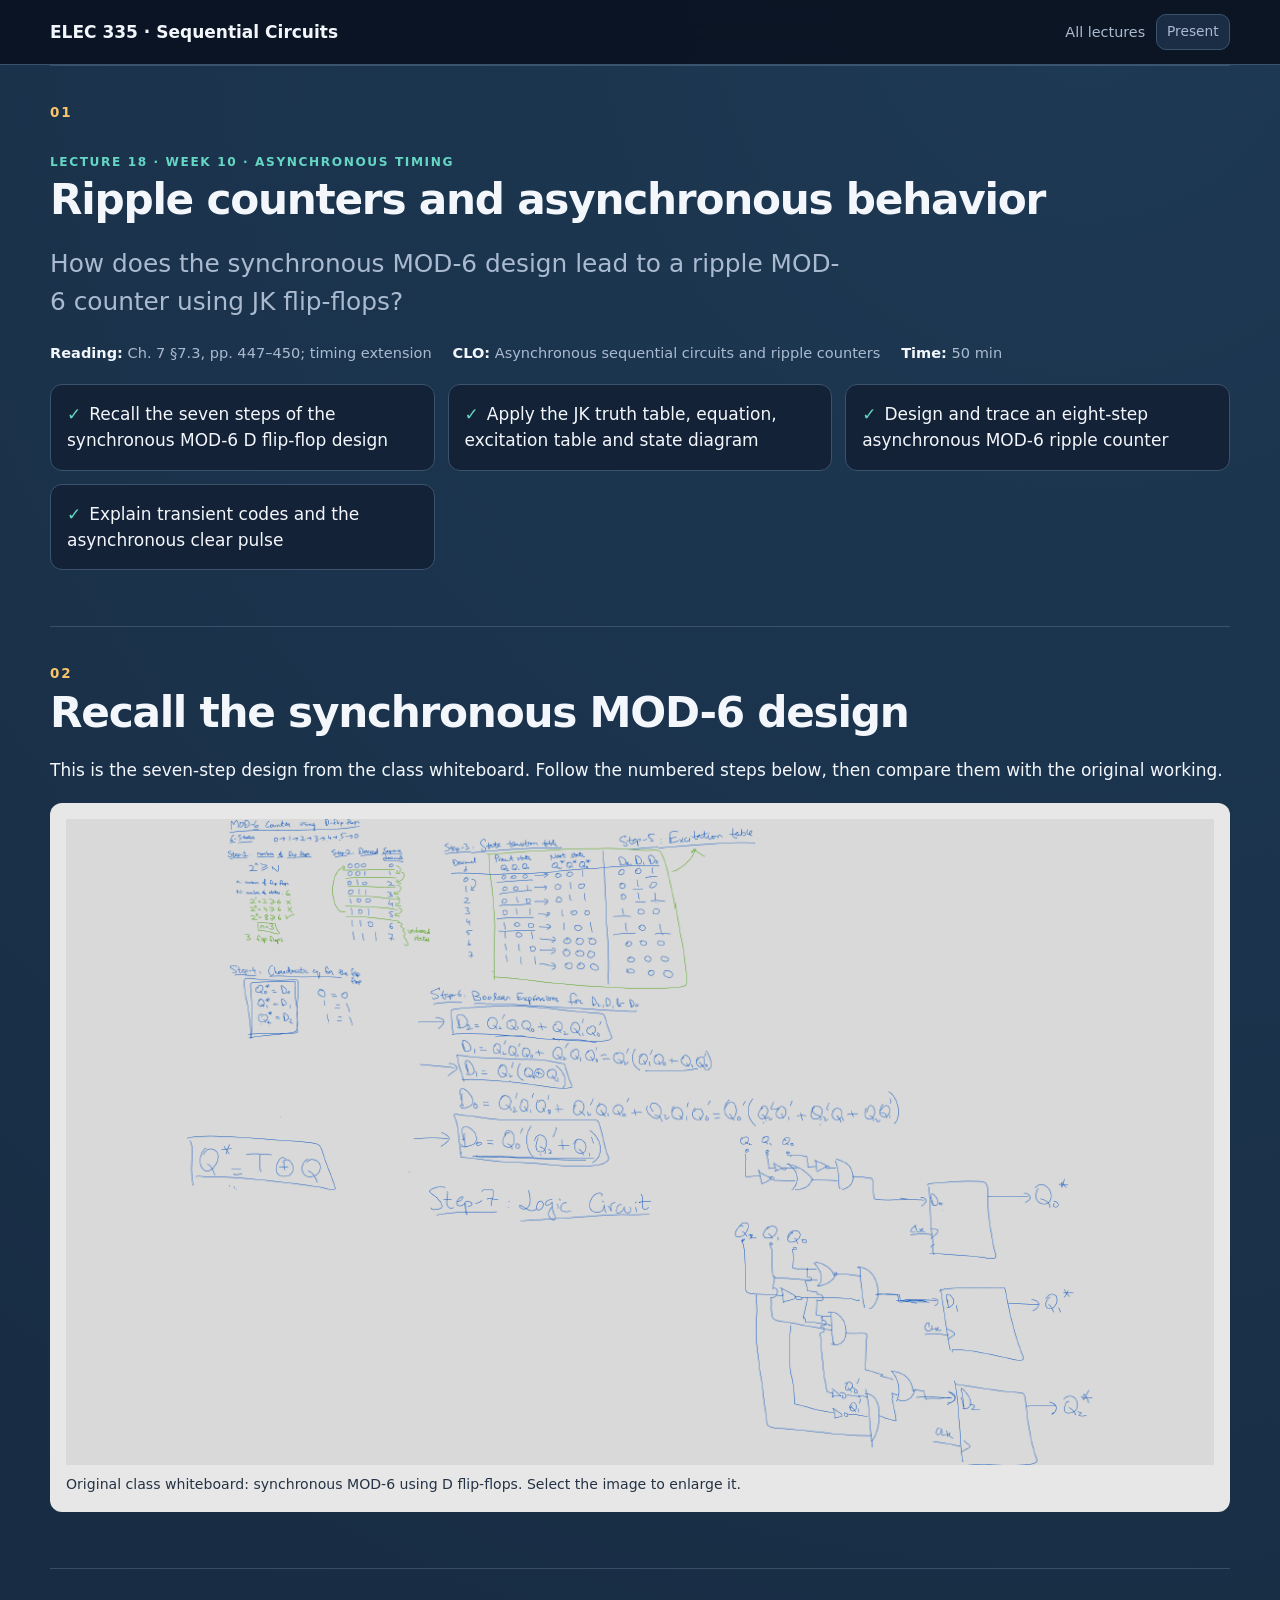
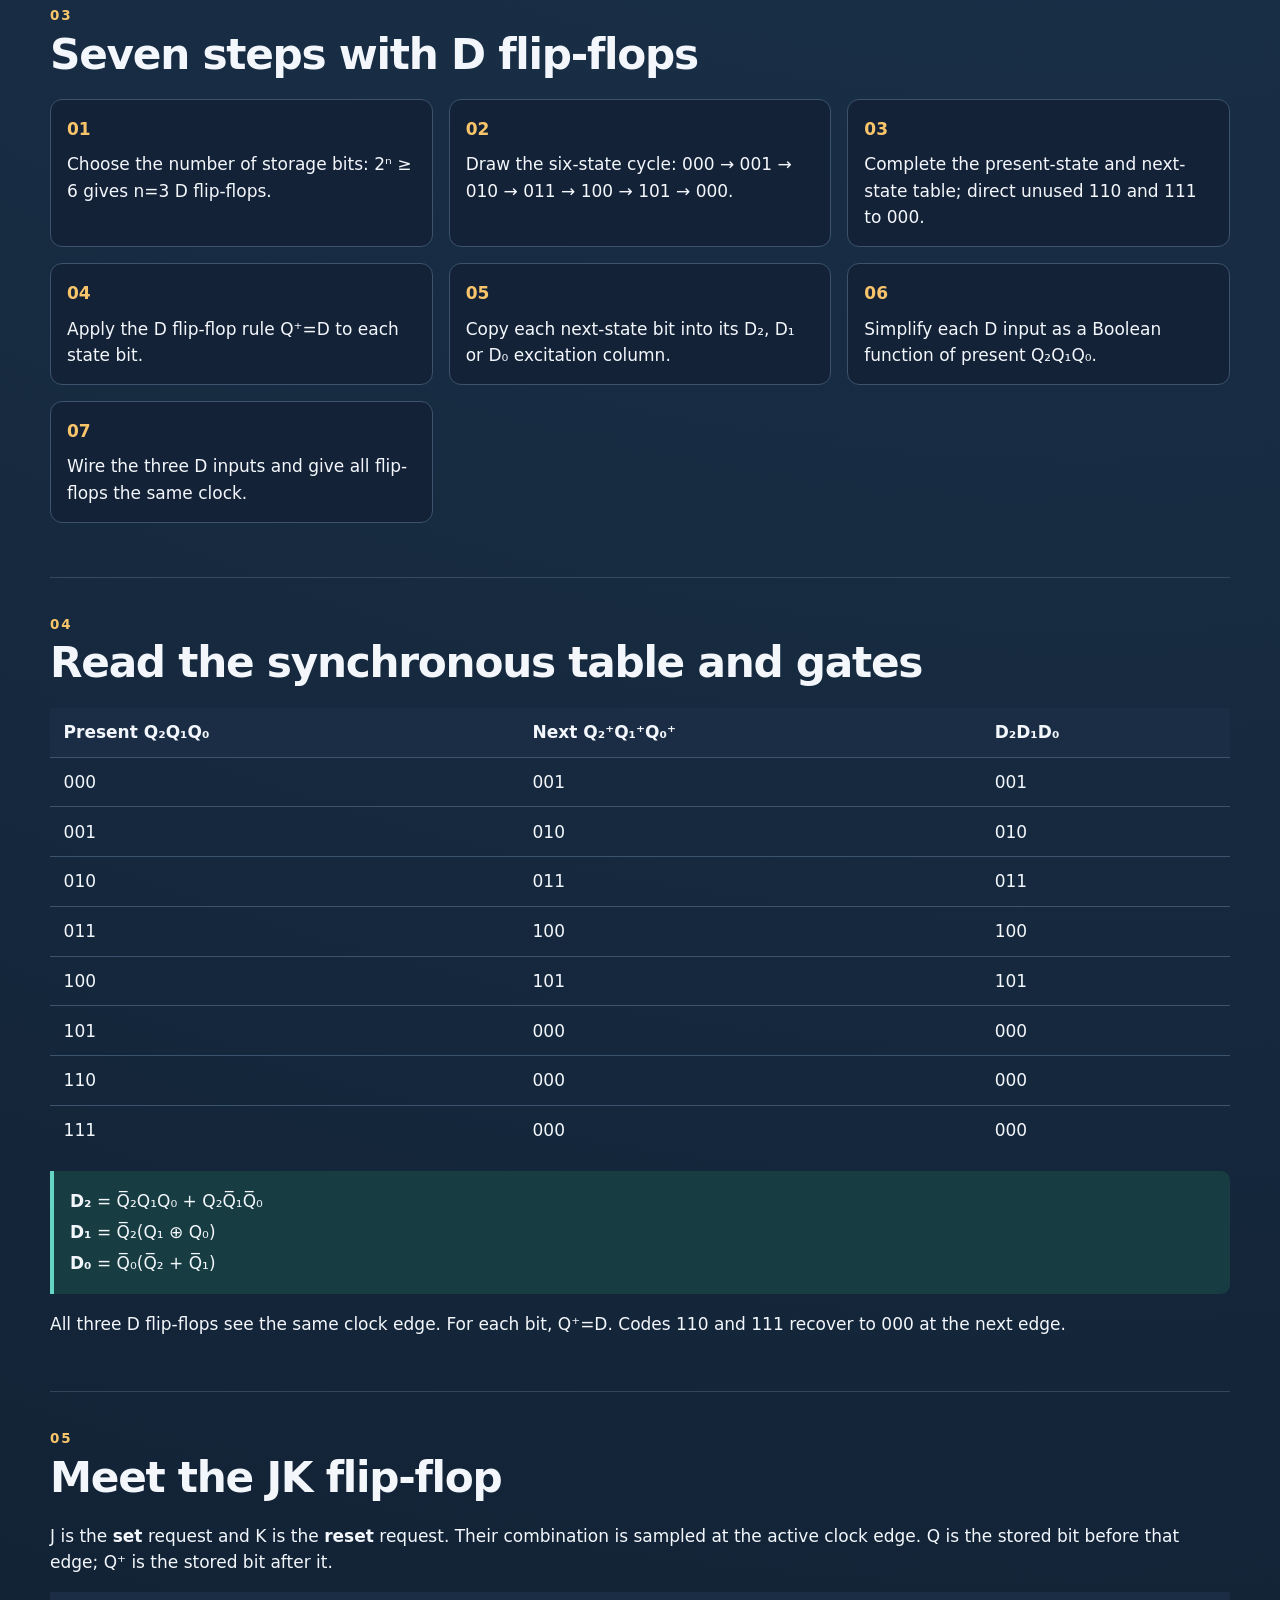
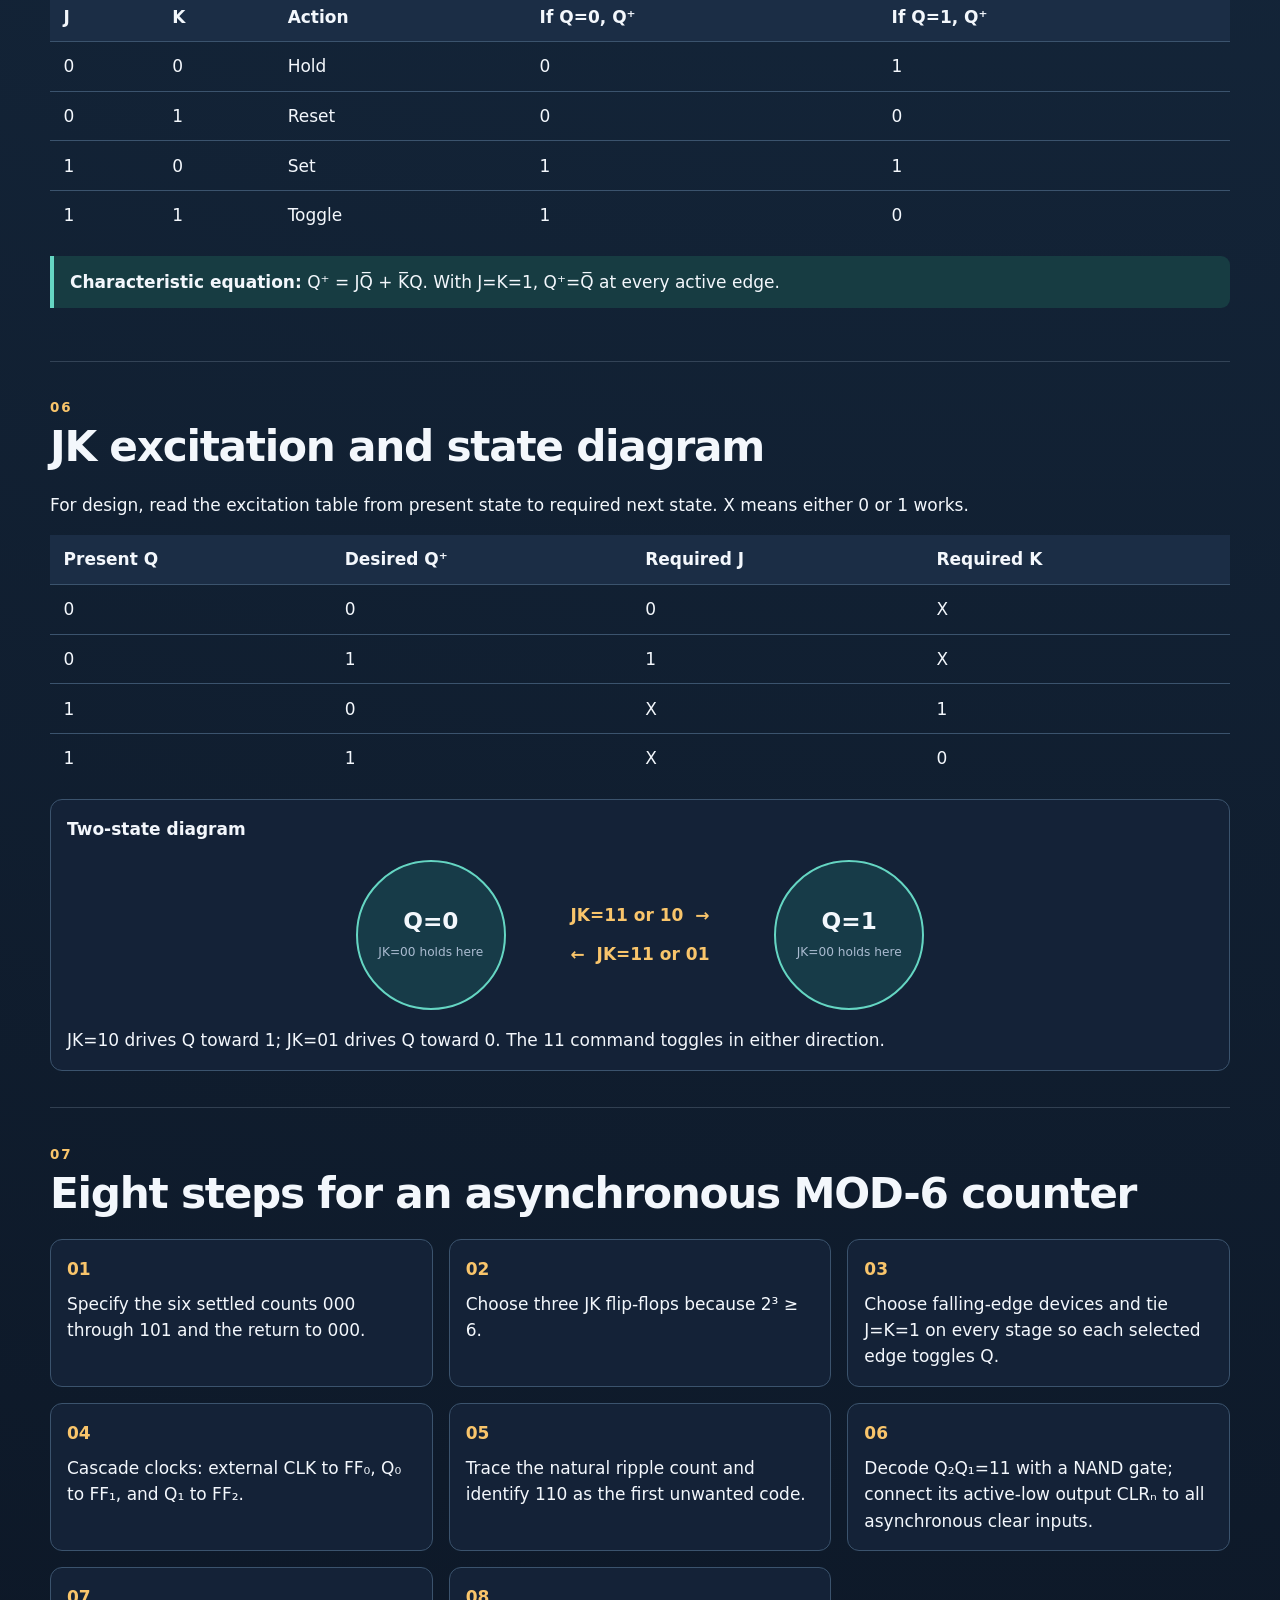
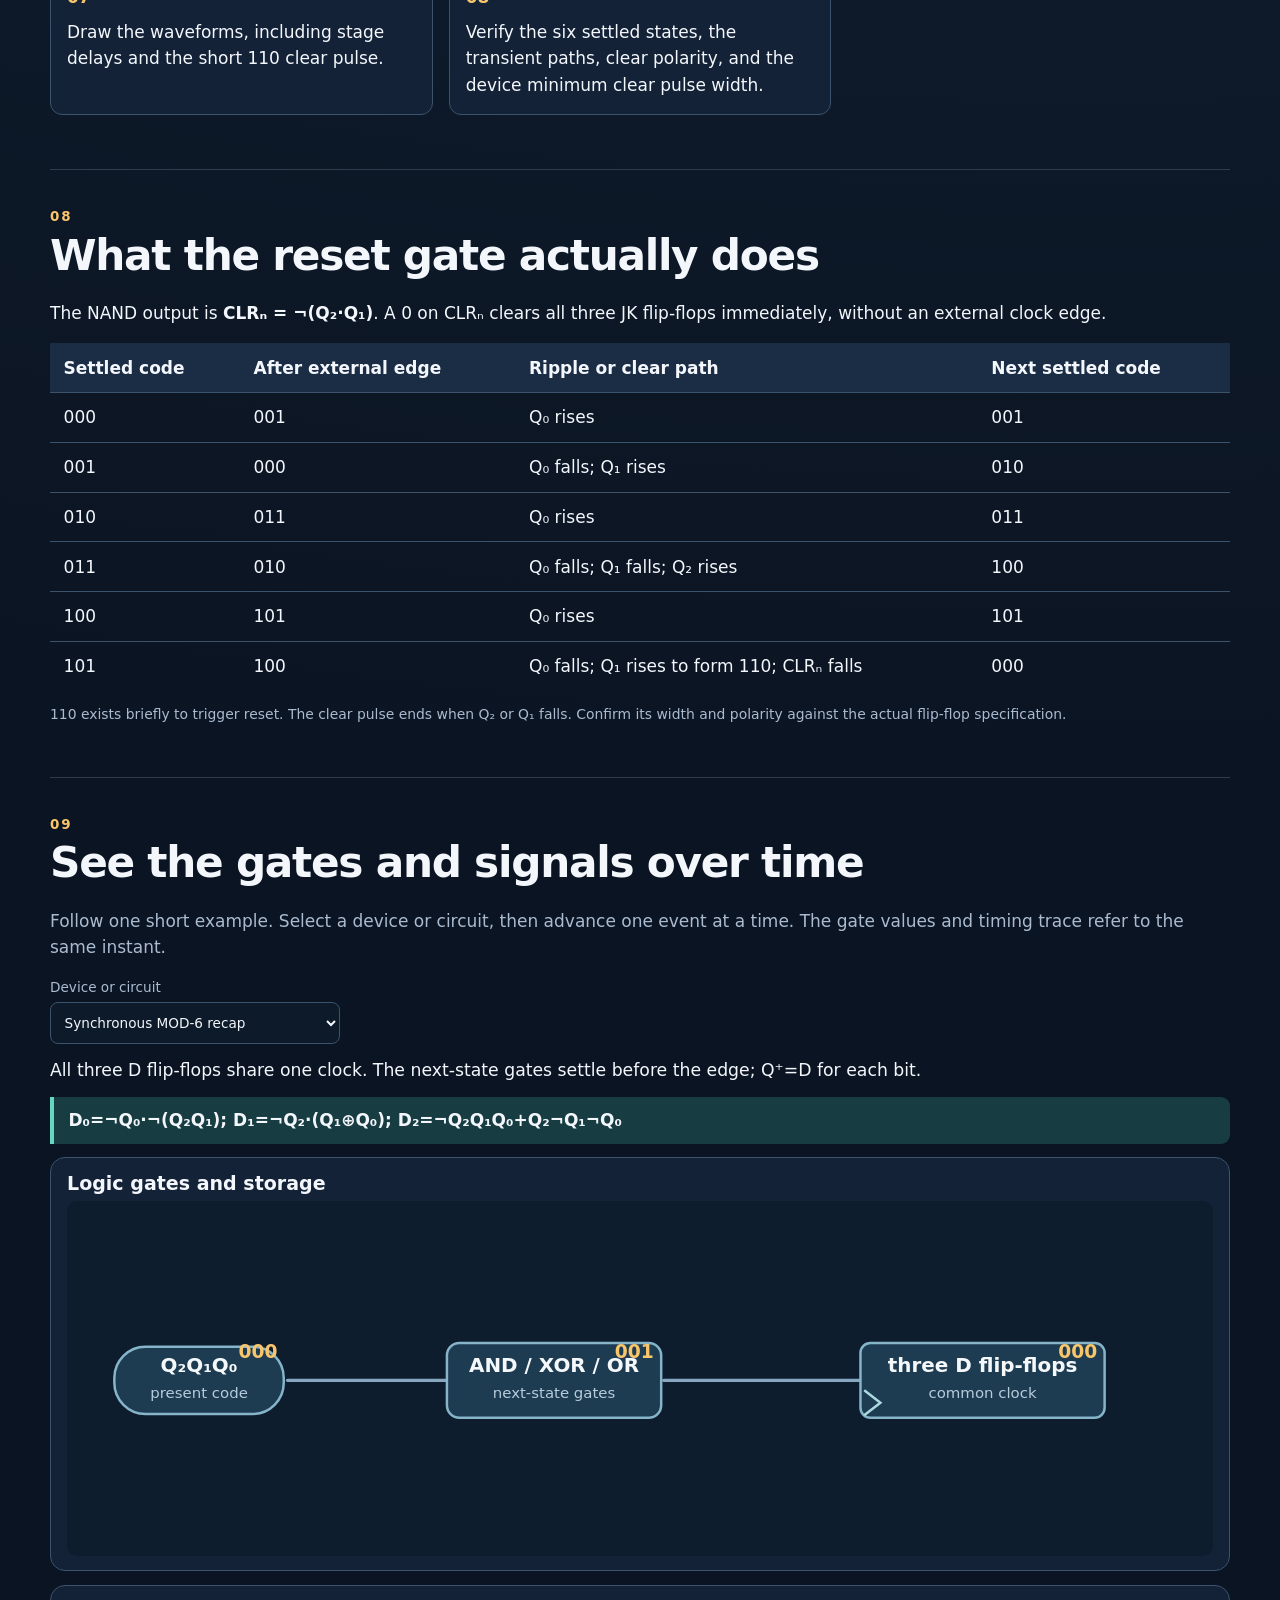
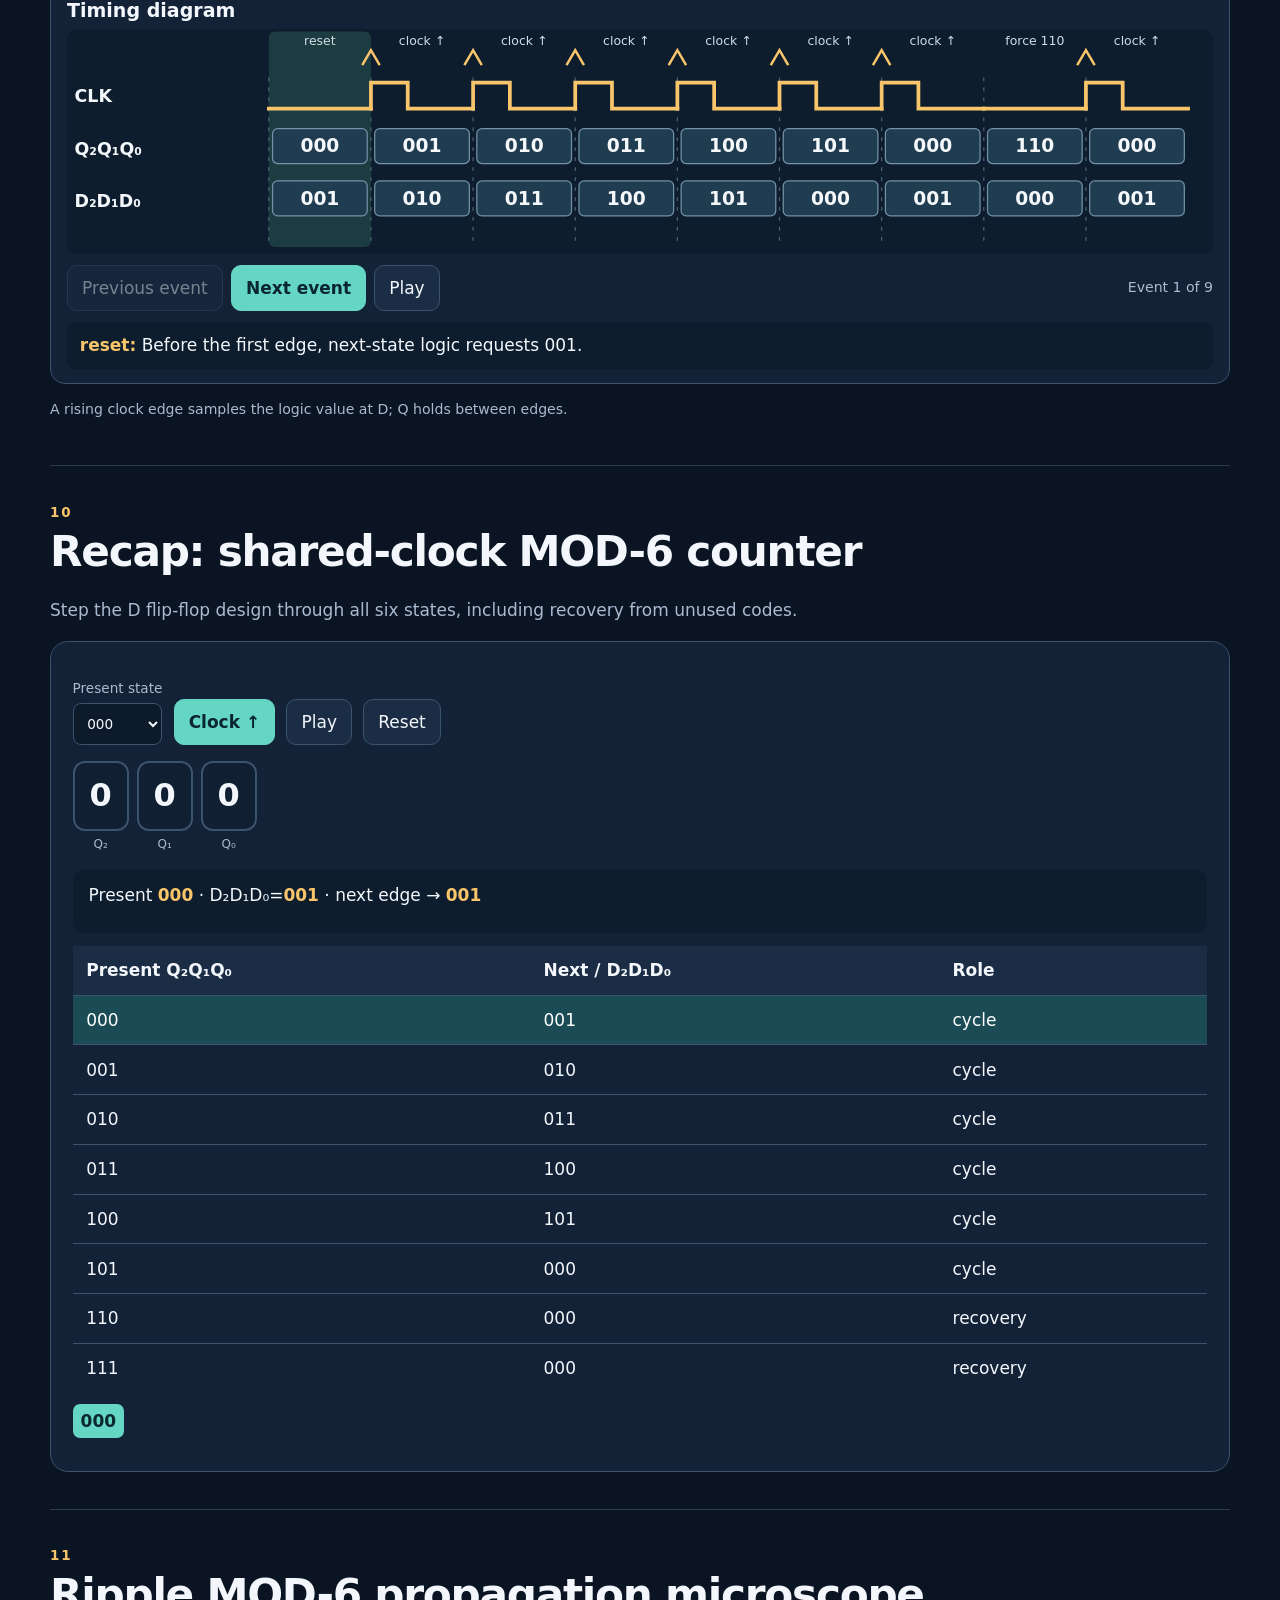
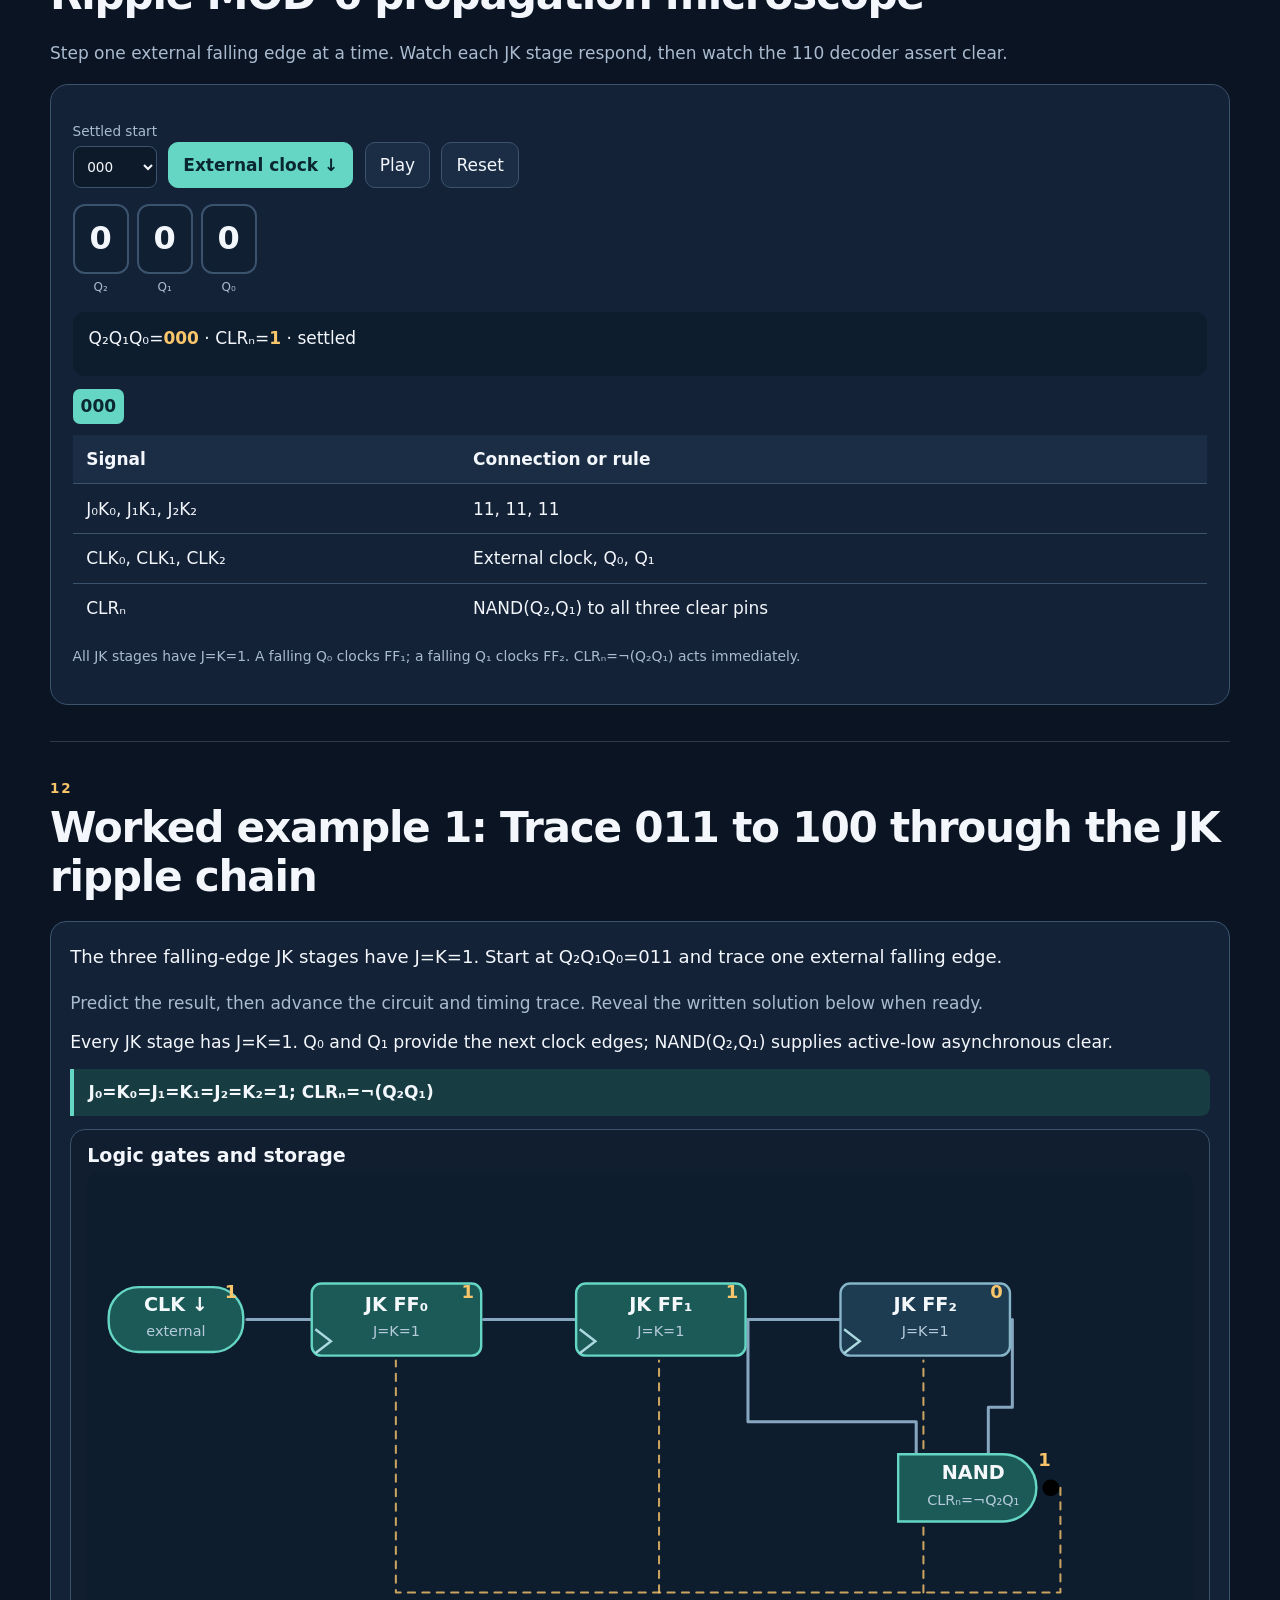
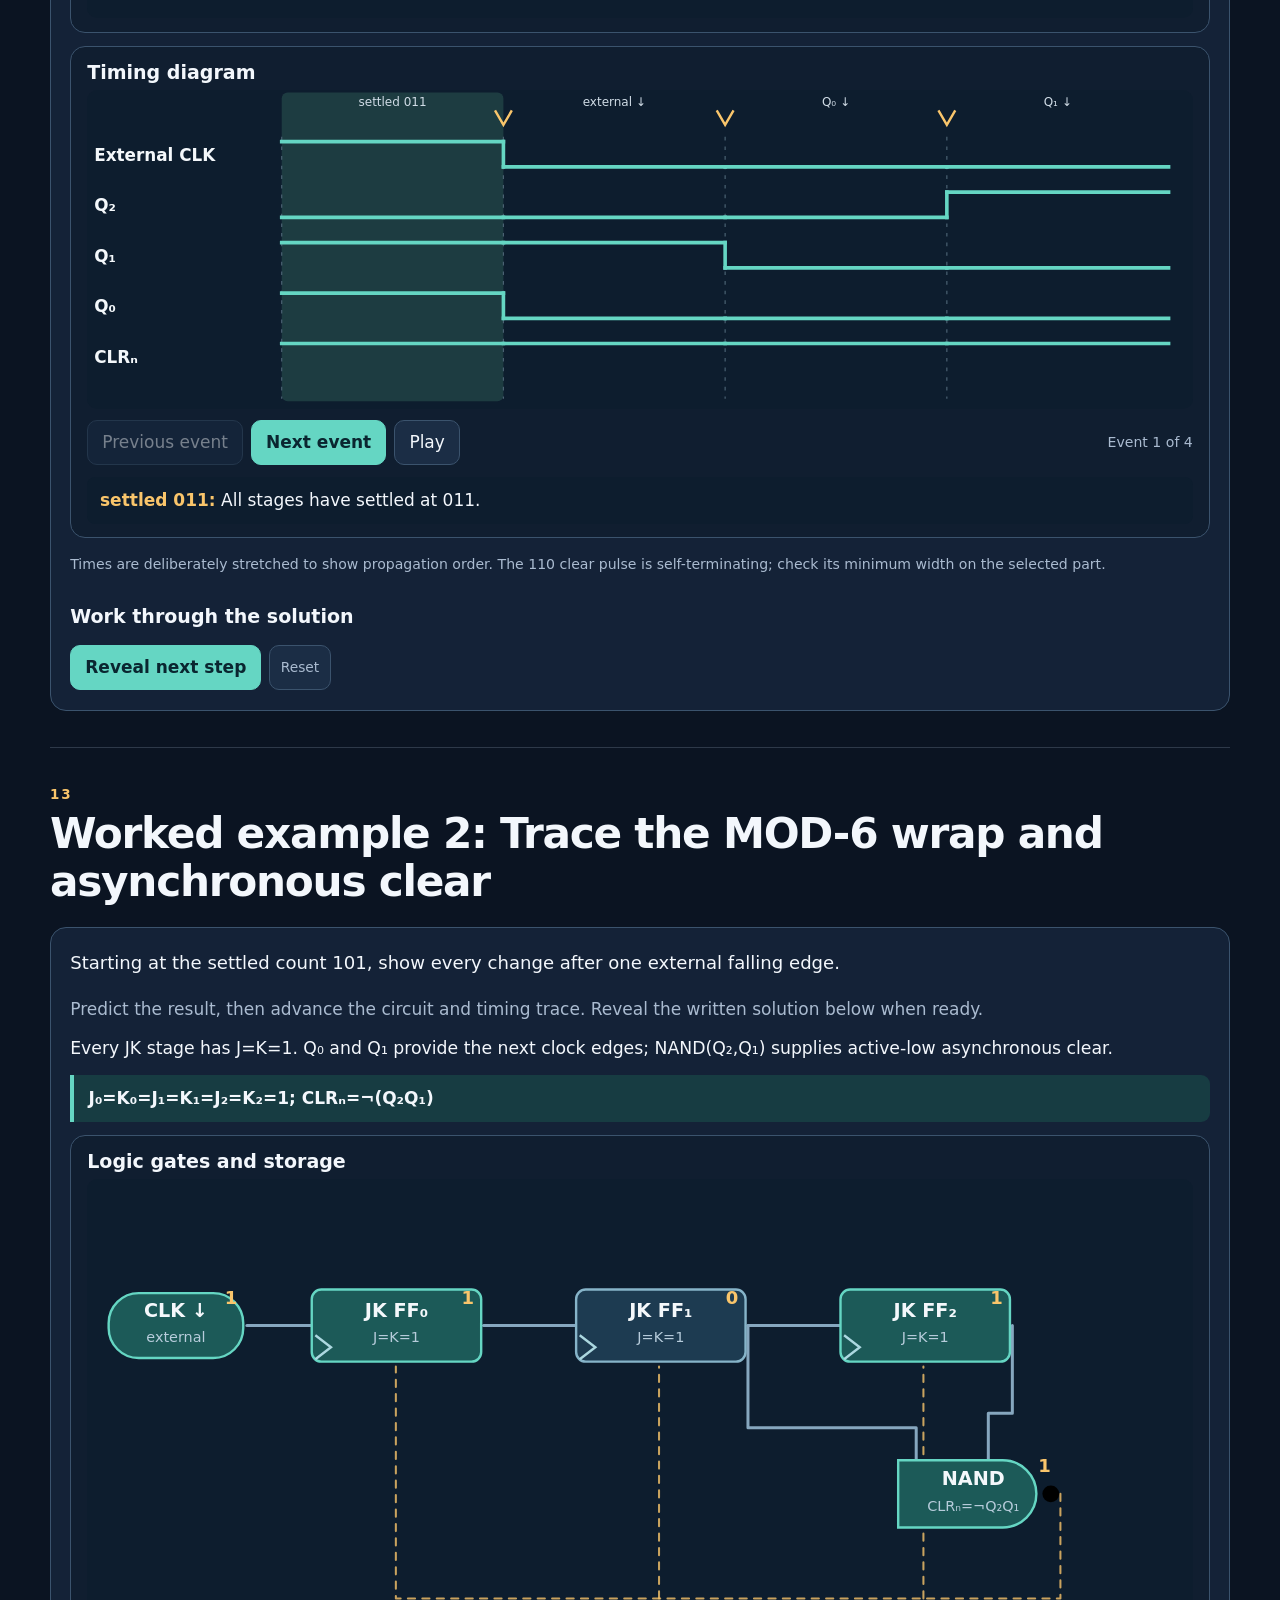
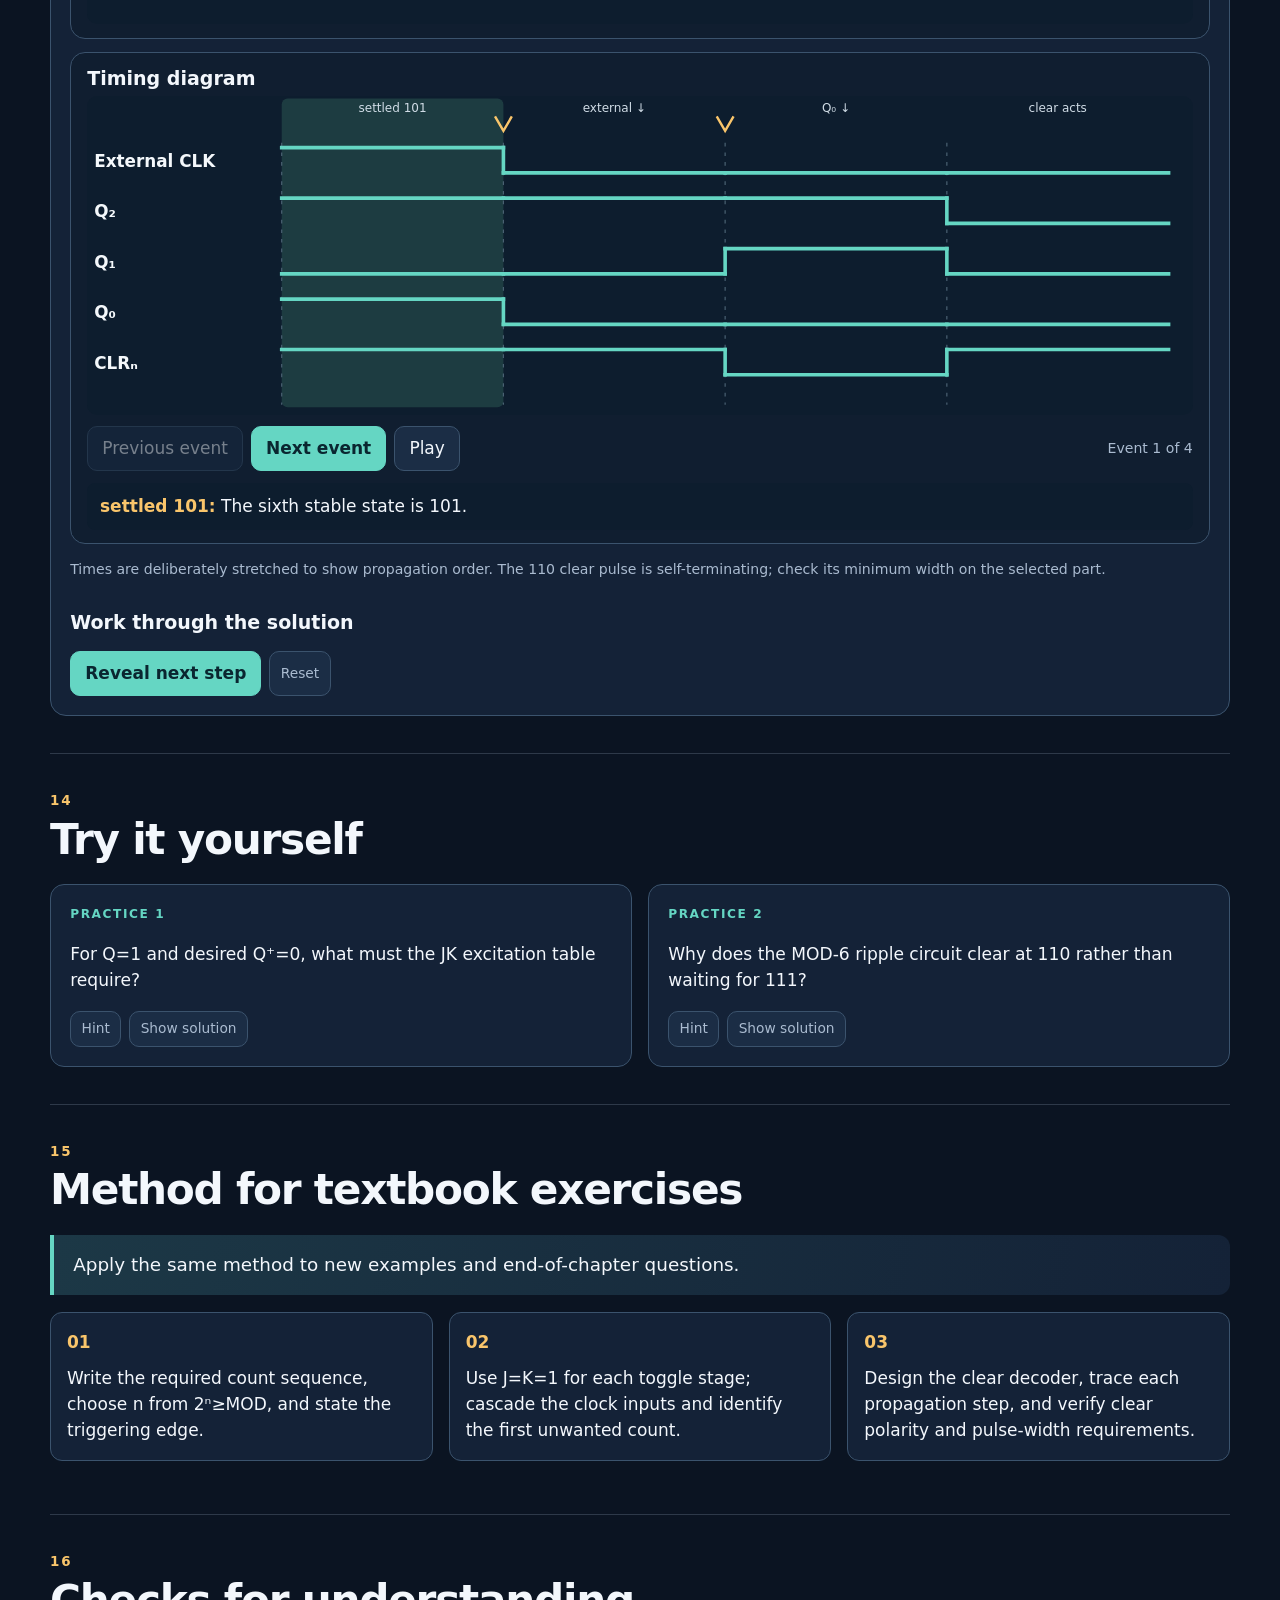
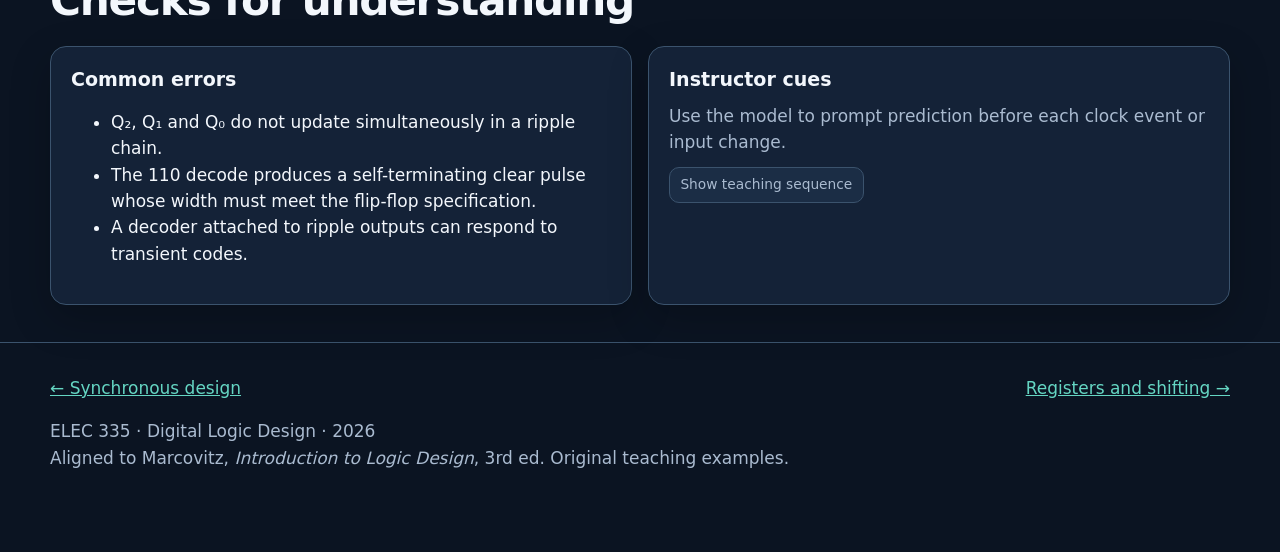
<file: lesson-04.html>
<!doctype html>
<html lang="en"><head><meta charset="utf-8"><meta name="viewport" content="width=device-width, initial-scale=1"><meta name="theme-color" content="#0b1422"><title>Lecture 18 · ELEC 335</title>
  <link rel="stylesheet" href="assets/style.css?v=20261116-pld1">
  <link rel="stylesheet" href="assets/lesson06.css?v=20261116-pld1">
  <link rel="stylesheet" href="assets/final-course.css?v=20261116-pld1">
  <script src="assets/lessons.js?v=20261116-pld1" defer></script>
  <script src="assets/visuals.js?v=20261116-pld1" defer></script>
  <script src="assets/example-visuals.js?v=20261116-pld1" defer></script>
  <script src="assets/lesson06.js?v=20261116-pld1" defer></script>
  <script src="assets/final-models.js?v=20261116-pld1" defer></script>
  <script src="assets/rom-array.js?v=20261116-pld1" defer></script>
  <script src="assets/pld-array.js?v=20261116-pld1" defer></script>
  <script src="assets/course-map.js?v=20261116-pld1" defer></script>
  <script src="assets/final-course.js?v=20261116-pld1" defer></script>
  <script src="assets/app.js?v=20261116-pld1" defer></script>
</head><body data-lesson="04"><a class="skip" href="#app">Skip to lesson</a><header class="topbar"><div class="wrap"><a class="brand" href="index.html">ELEC 335 · Sequential Circuits</a><nav aria-label="Course navigation"><a href="index.html">All lectures</a><button id="present-toggle" class="btn small" type="button">Present</button></nav></div></header><main id="app" class="wrap"></main><footer class="footer"><div class="wrap"><div id="footer-nav" class="footer-nav"></div><p>ELEC 335 · Digital Logic Design · 2026<br>Aligned to Marcovitz, <em>Introduction to Logic Design</em>, 3rd ed. Original teaching examples.</p></div></footer>
<div class="present-bar" id="present-bar" aria-label="Presentation controls"><button type="button" class="btn small prev">Previous</button><span class="progress-text" aria-live="polite"></span><button type="button" class="btn small next">Next</button><button type="button" class="btn small exit">Exit</button></div>
</body></html>
</file>
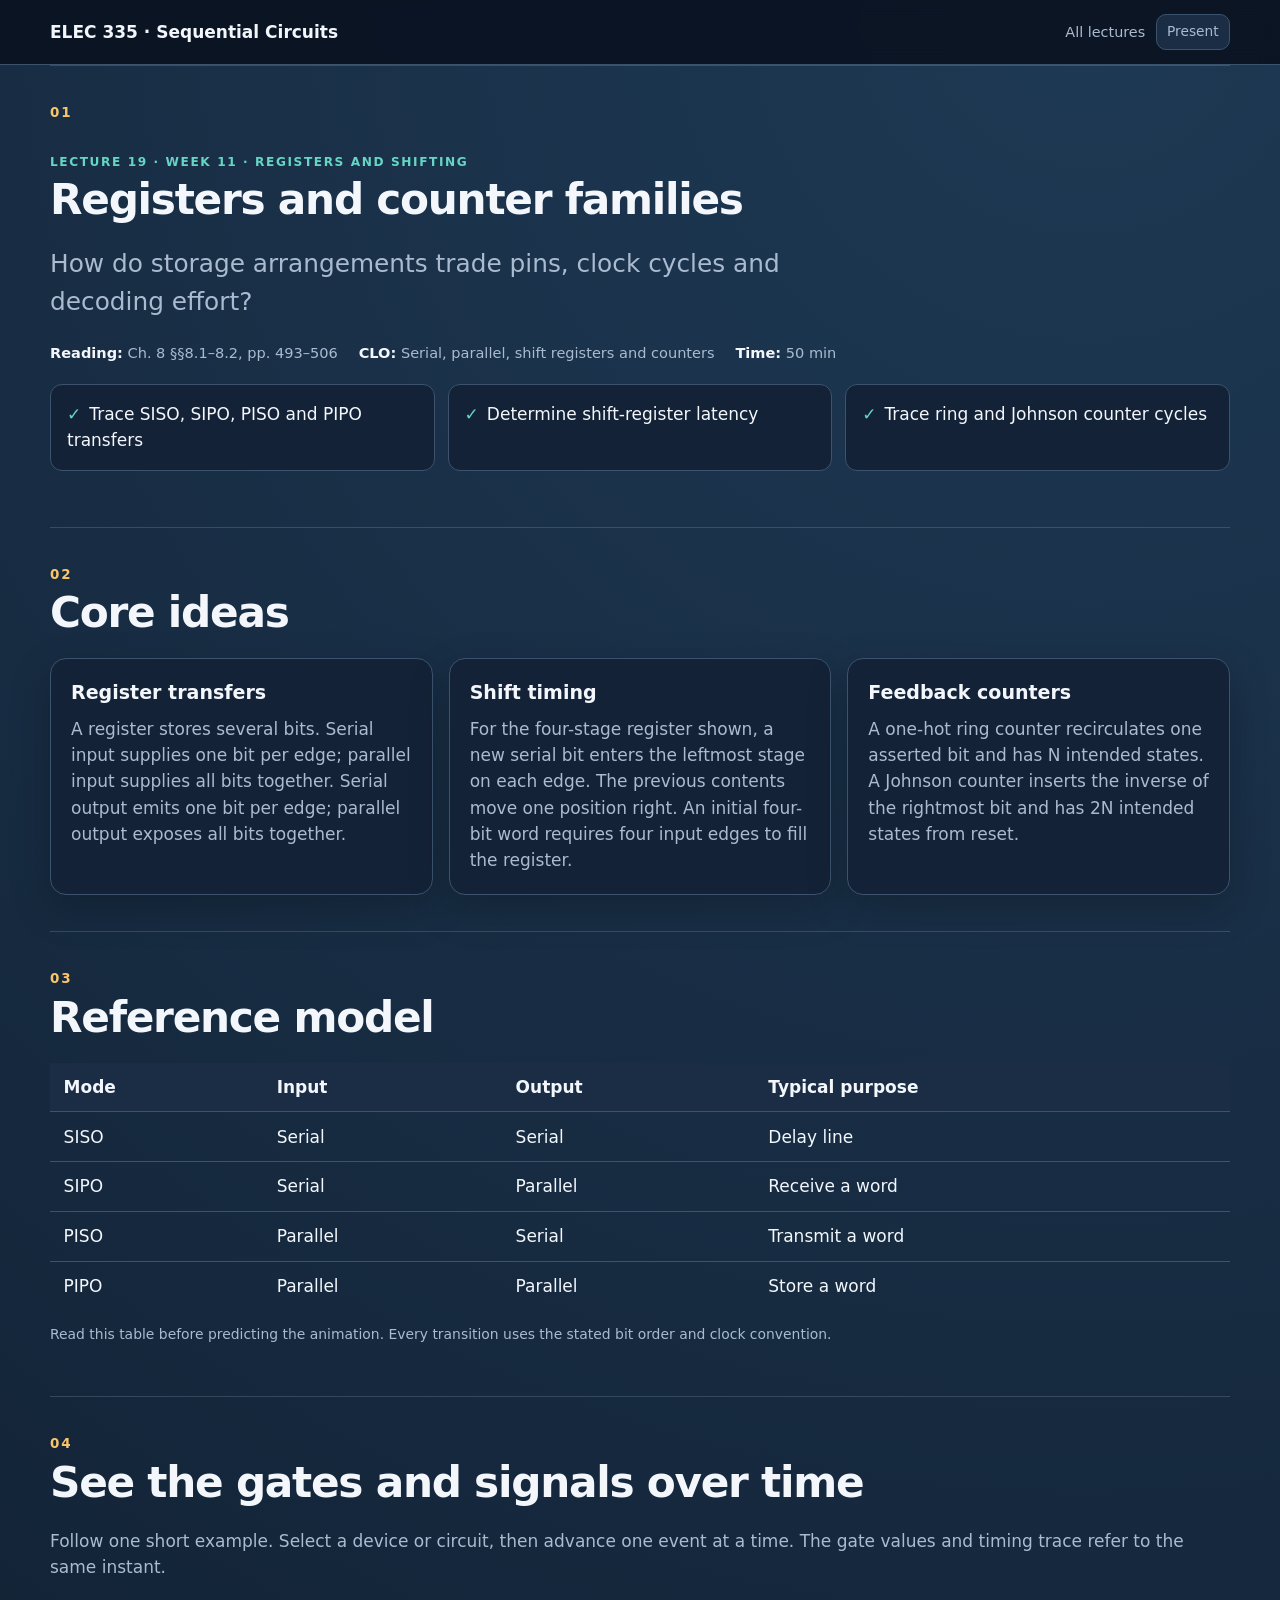
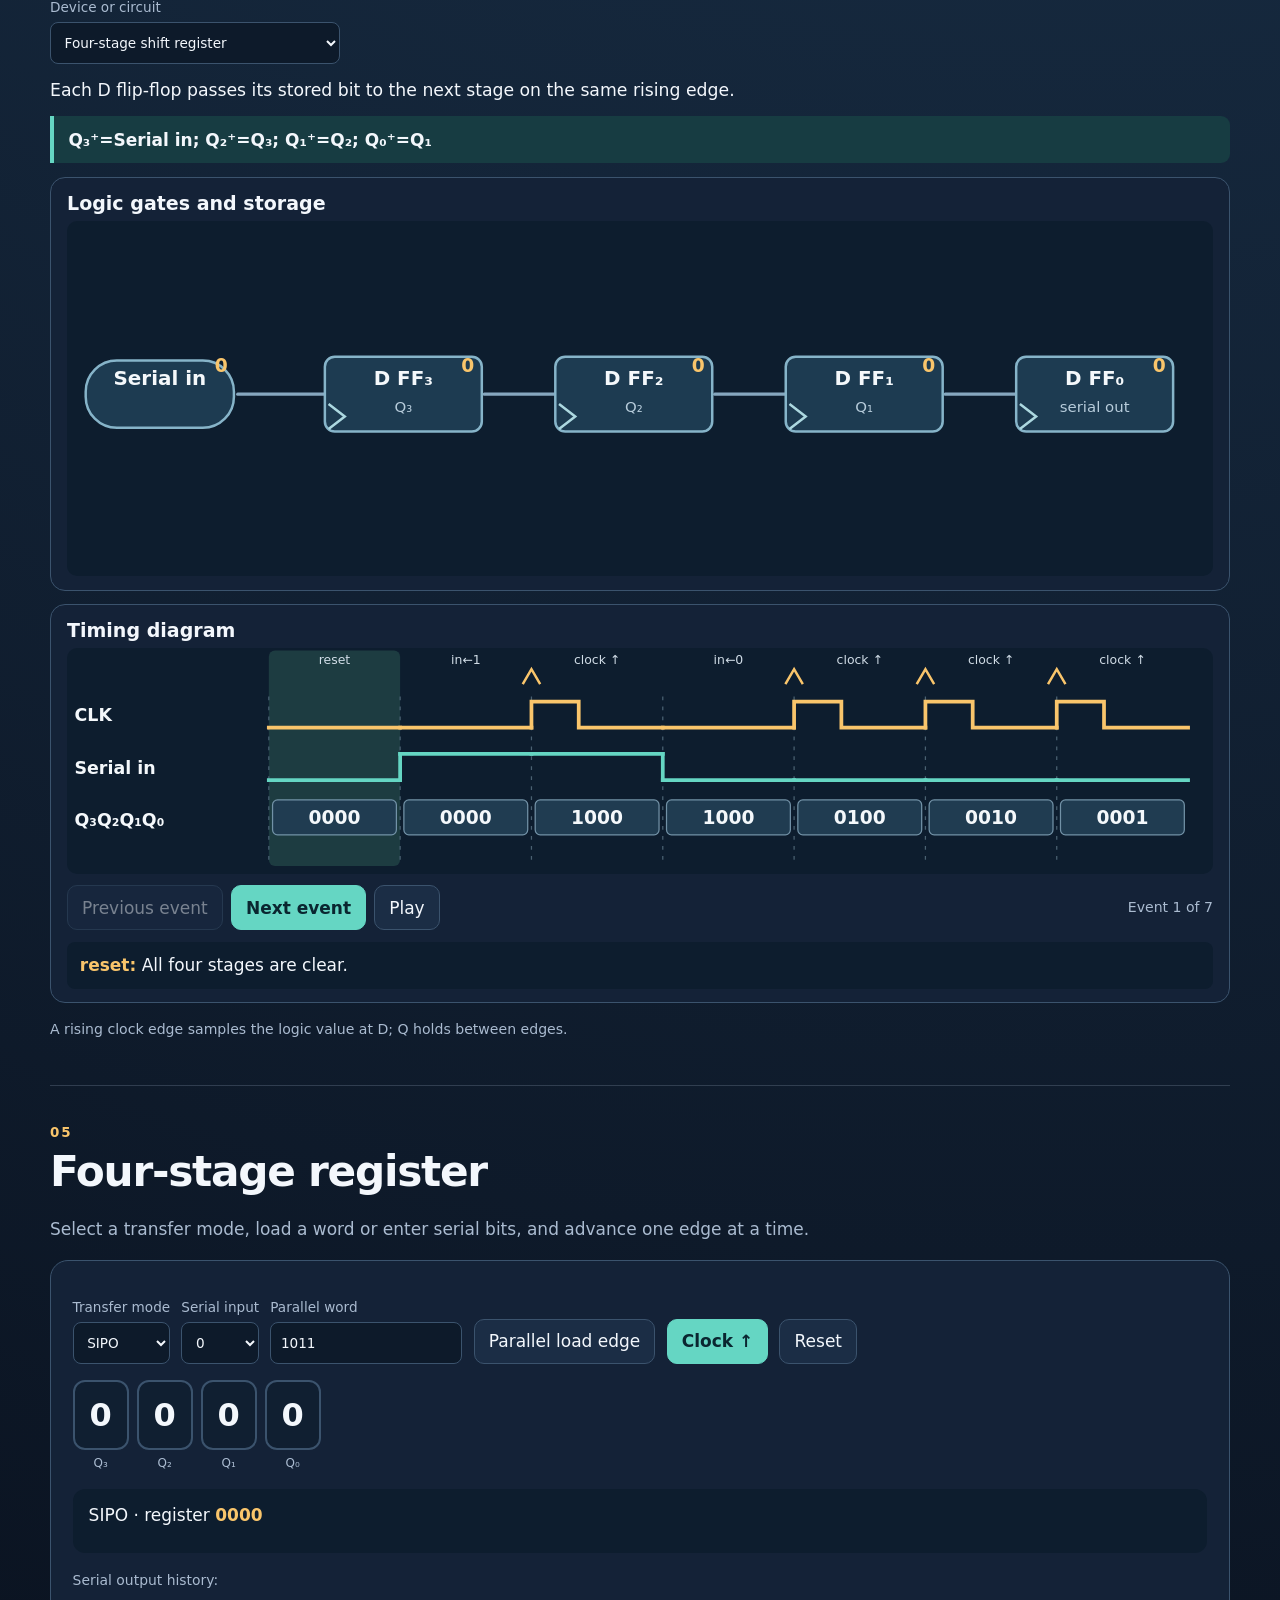
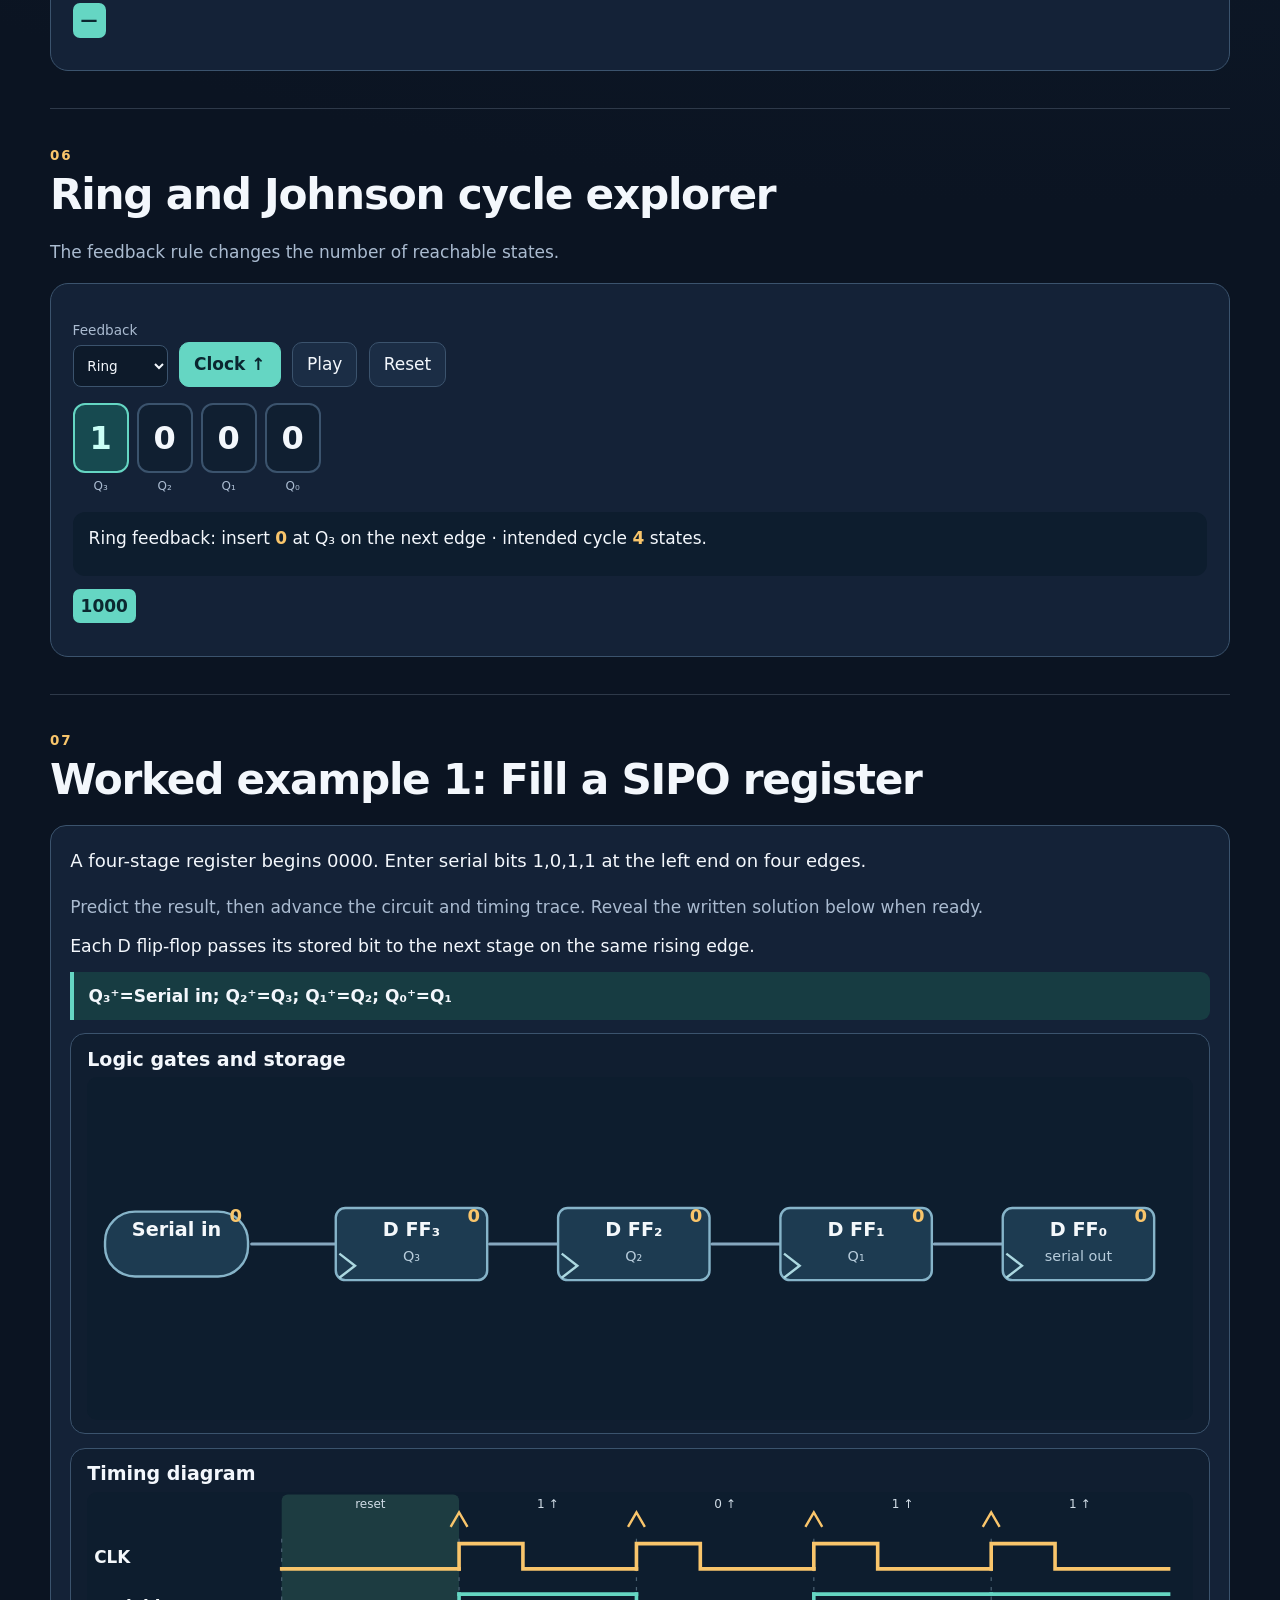
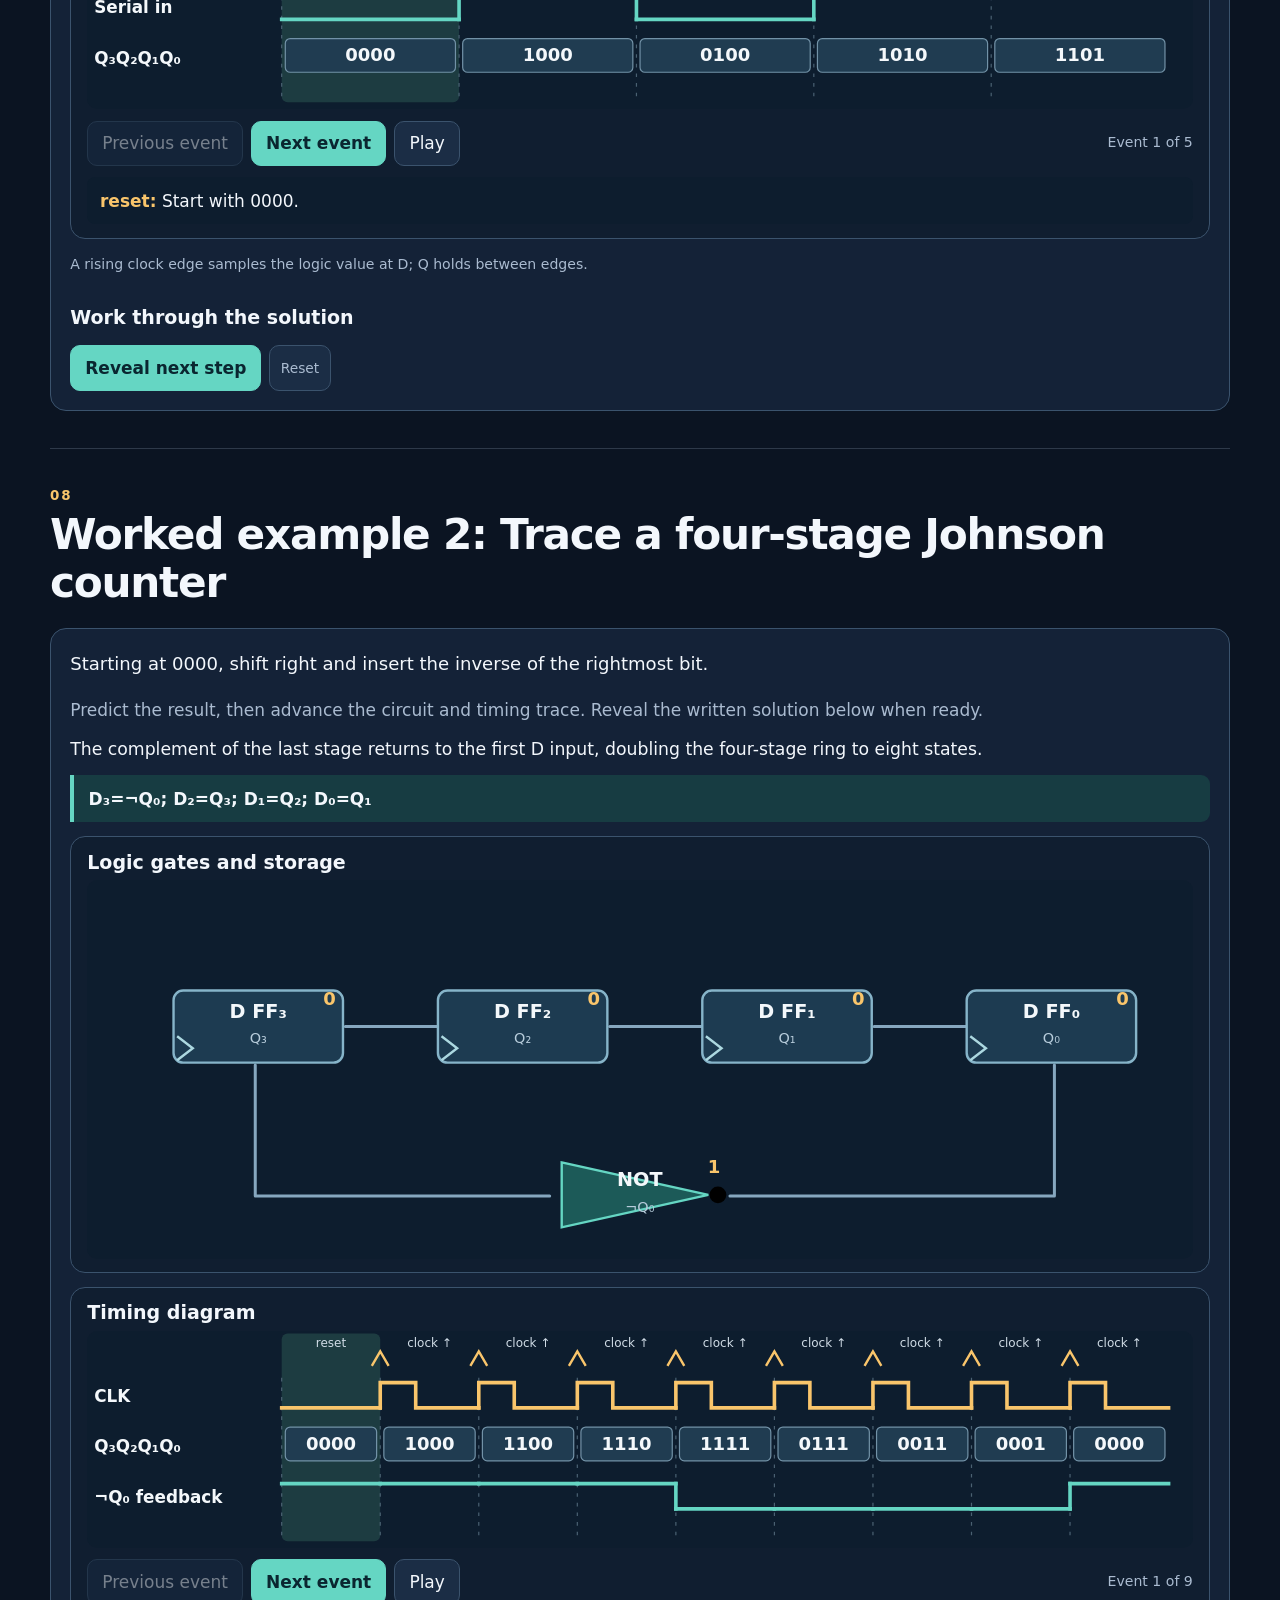
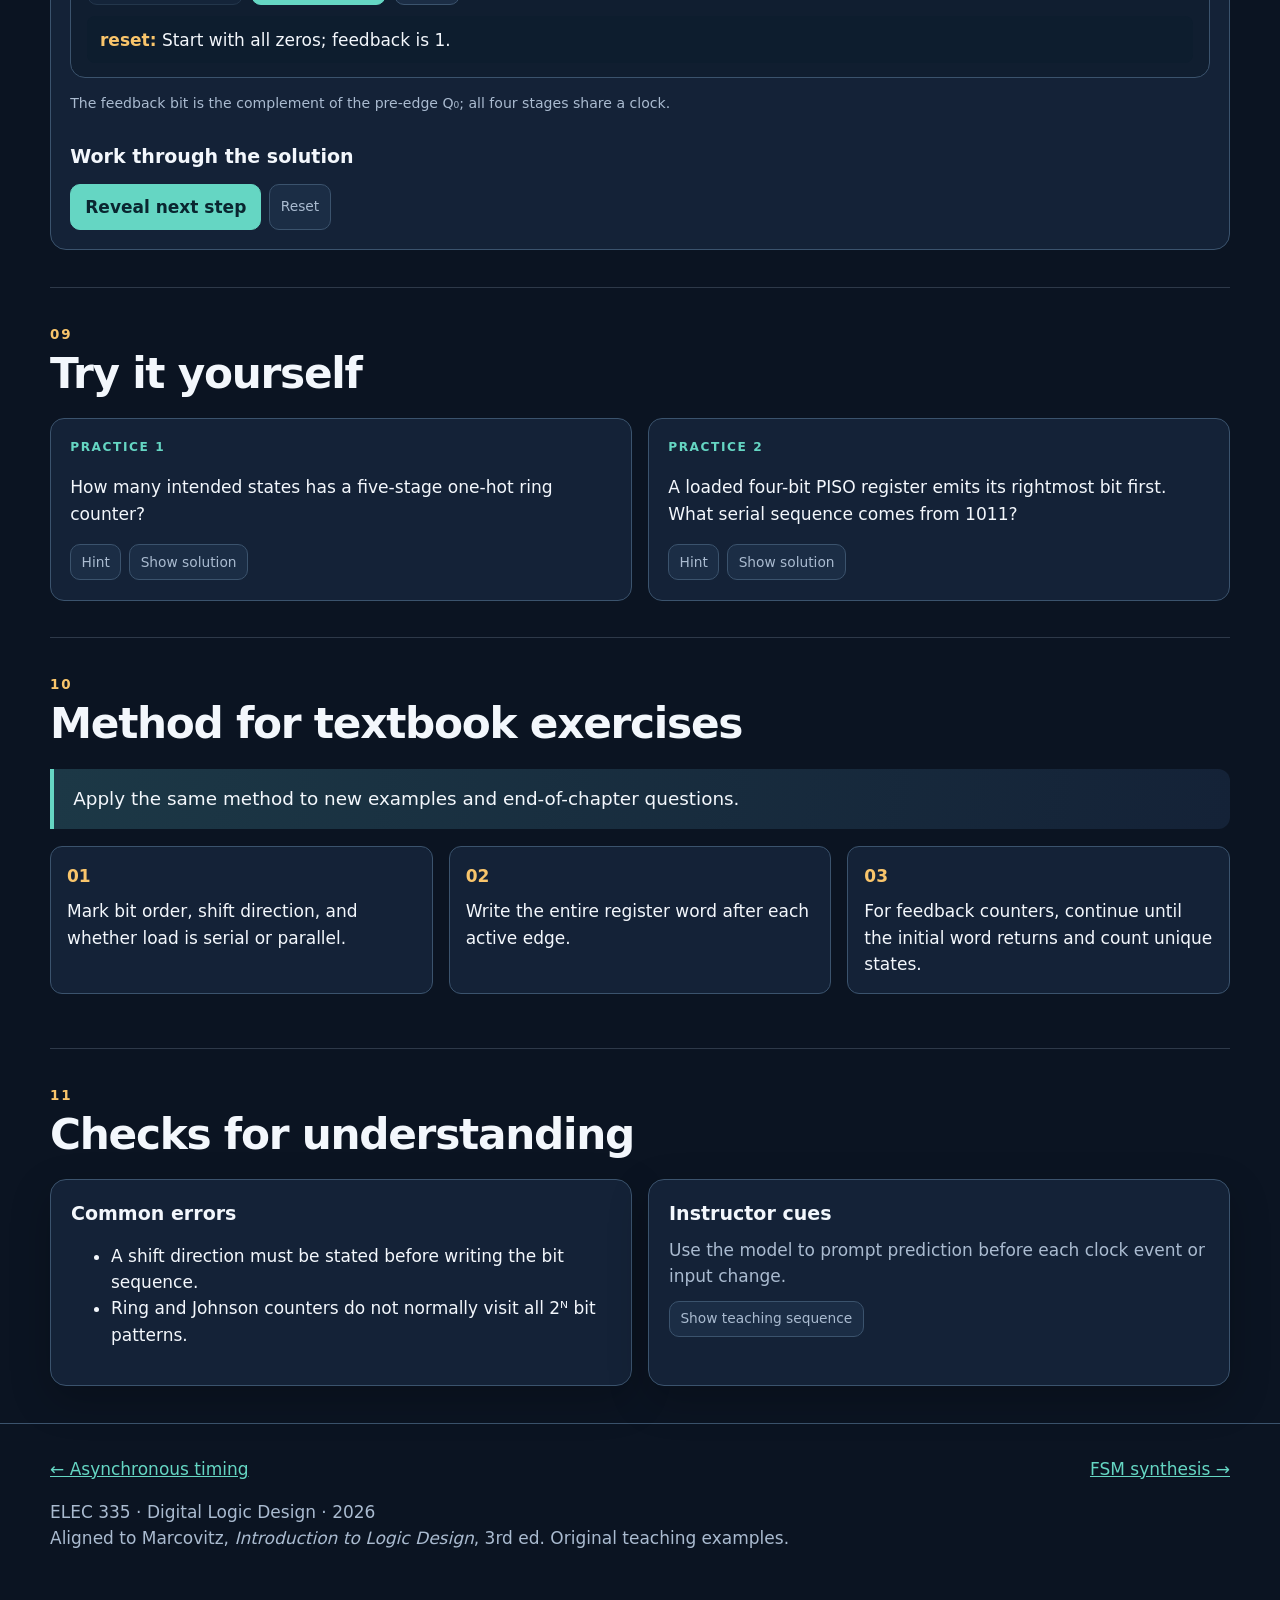
<file: lesson-05.html>
<!doctype html>
<html lang="en"><head><meta charset="utf-8"><meta name="viewport" content="width=device-width, initial-scale=1"><meta name="theme-color" content="#0b1422"><title>Lecture 19 · ELEC 335</title>
  <link rel="stylesheet" href="assets/style.css?v=20261116-pld1">
  <link rel="stylesheet" href="assets/lesson06.css?v=20261116-pld1">
  <link rel="stylesheet" href="assets/final-course.css?v=20261116-pld1">
  <script src="assets/lessons.js?v=20261116-pld1" defer></script>
  <script src="assets/visuals.js?v=20261116-pld1" defer></script>
  <script src="assets/example-visuals.js?v=20261116-pld1" defer></script>
  <script src="assets/lesson06.js?v=20261116-pld1" defer></script>
  <script src="assets/final-models.js?v=20261116-pld1" defer></script>
  <script src="assets/rom-array.js?v=20261116-pld1" defer></script>
  <script src="assets/pld-array.js?v=20261116-pld1" defer></script>
  <script src="assets/course-map.js?v=20261116-pld1" defer></script>
  <script src="assets/final-course.js?v=20261116-pld1" defer></script>
  <script src="assets/app.js?v=20261116-pld1" defer></script>
</head><body data-lesson="05"><a class="skip" href="#app">Skip to lesson</a><header class="topbar"><div class="wrap"><a class="brand" href="index.html">ELEC 335 · Sequential Circuits</a><nav aria-label="Course navigation"><a href="index.html">All lectures</a><button id="present-toggle" class="btn small" type="button">Present</button></nav></div></header><main id="app" class="wrap"></main><footer class="footer"><div class="wrap"><div id="footer-nav" class="footer-nav"></div><p>ELEC 335 · Digital Logic Design · 2026<br>Aligned to Marcovitz, <em>Introduction to Logic Design</em>, 3rd ed. Original teaching examples.</p></div></footer>
<div class="present-bar" id="present-bar" aria-label="Presentation controls"><button type="button" class="btn small prev">Previous</button><span class="progress-text" aria-live="polite"></span><button type="button" class="btn small next">Next</button><button type="button" class="btn small exit">Exit</button></div>
</body></html>
</file>
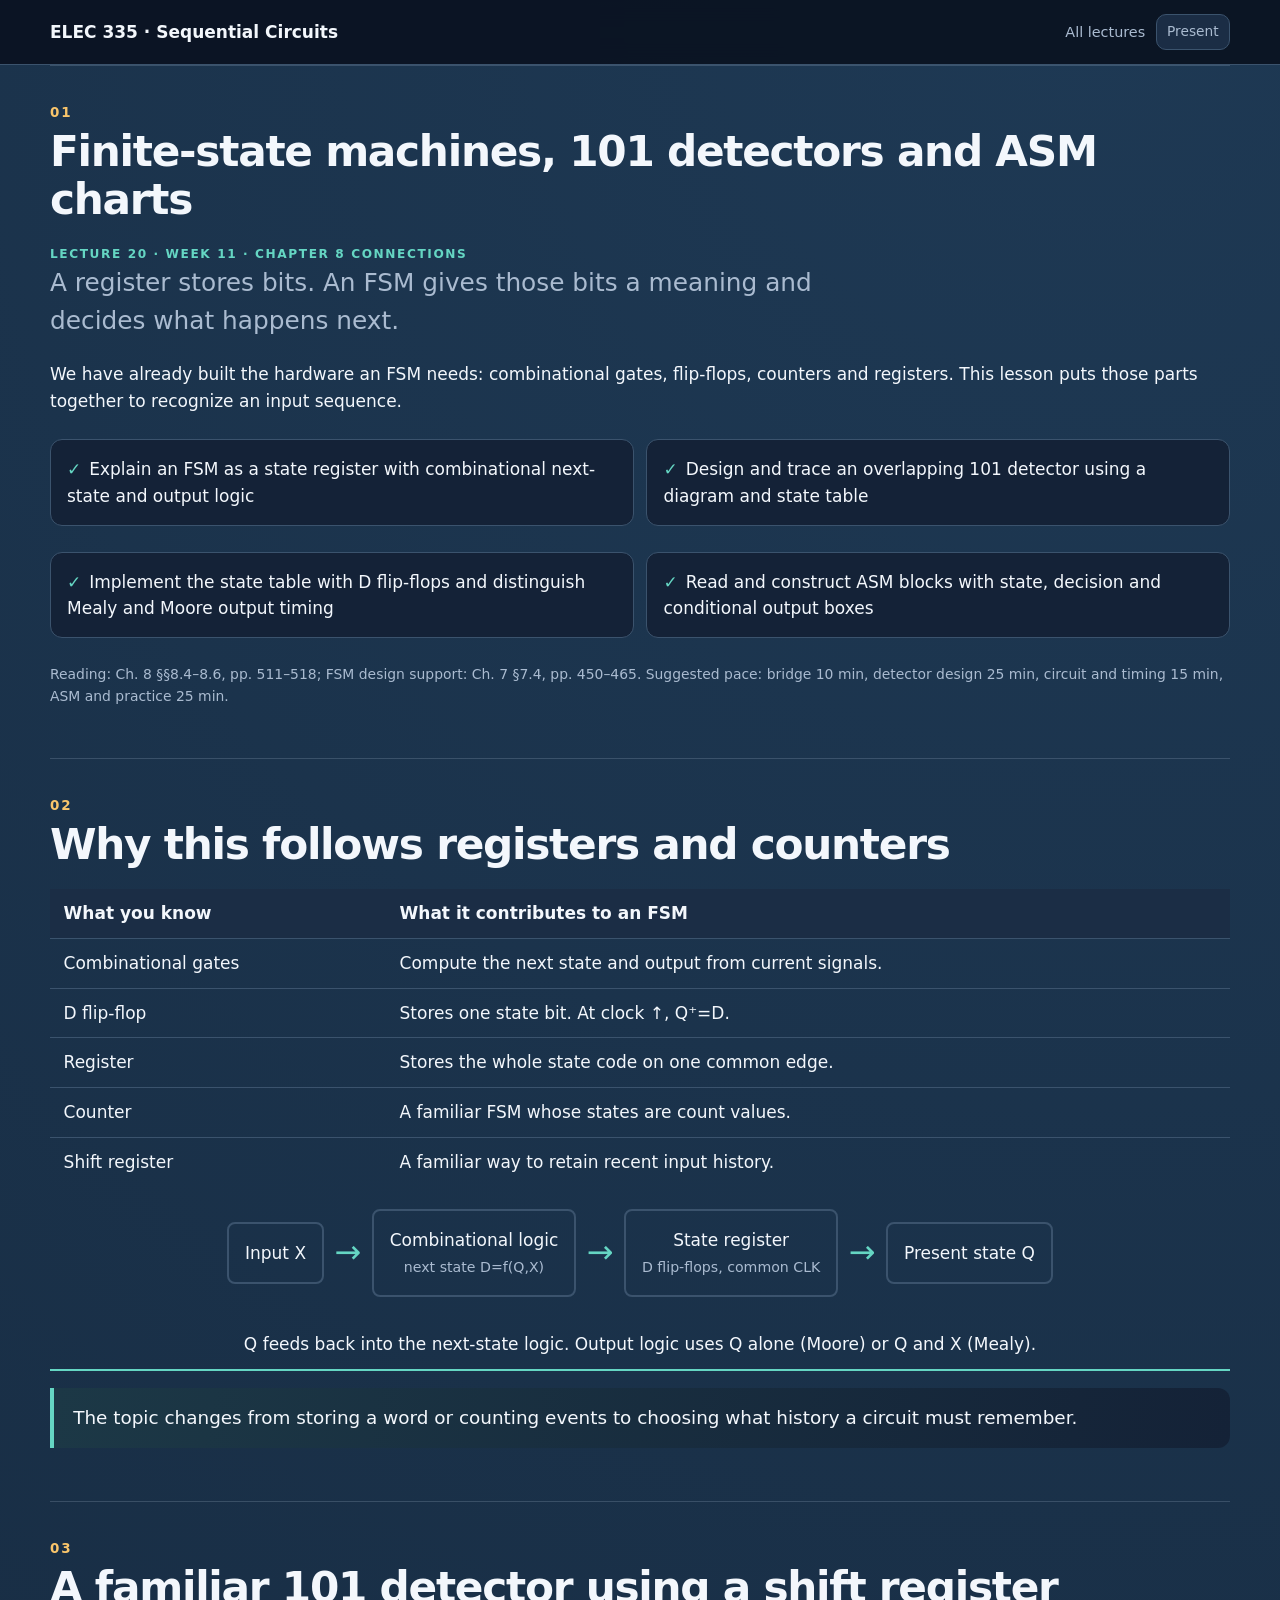
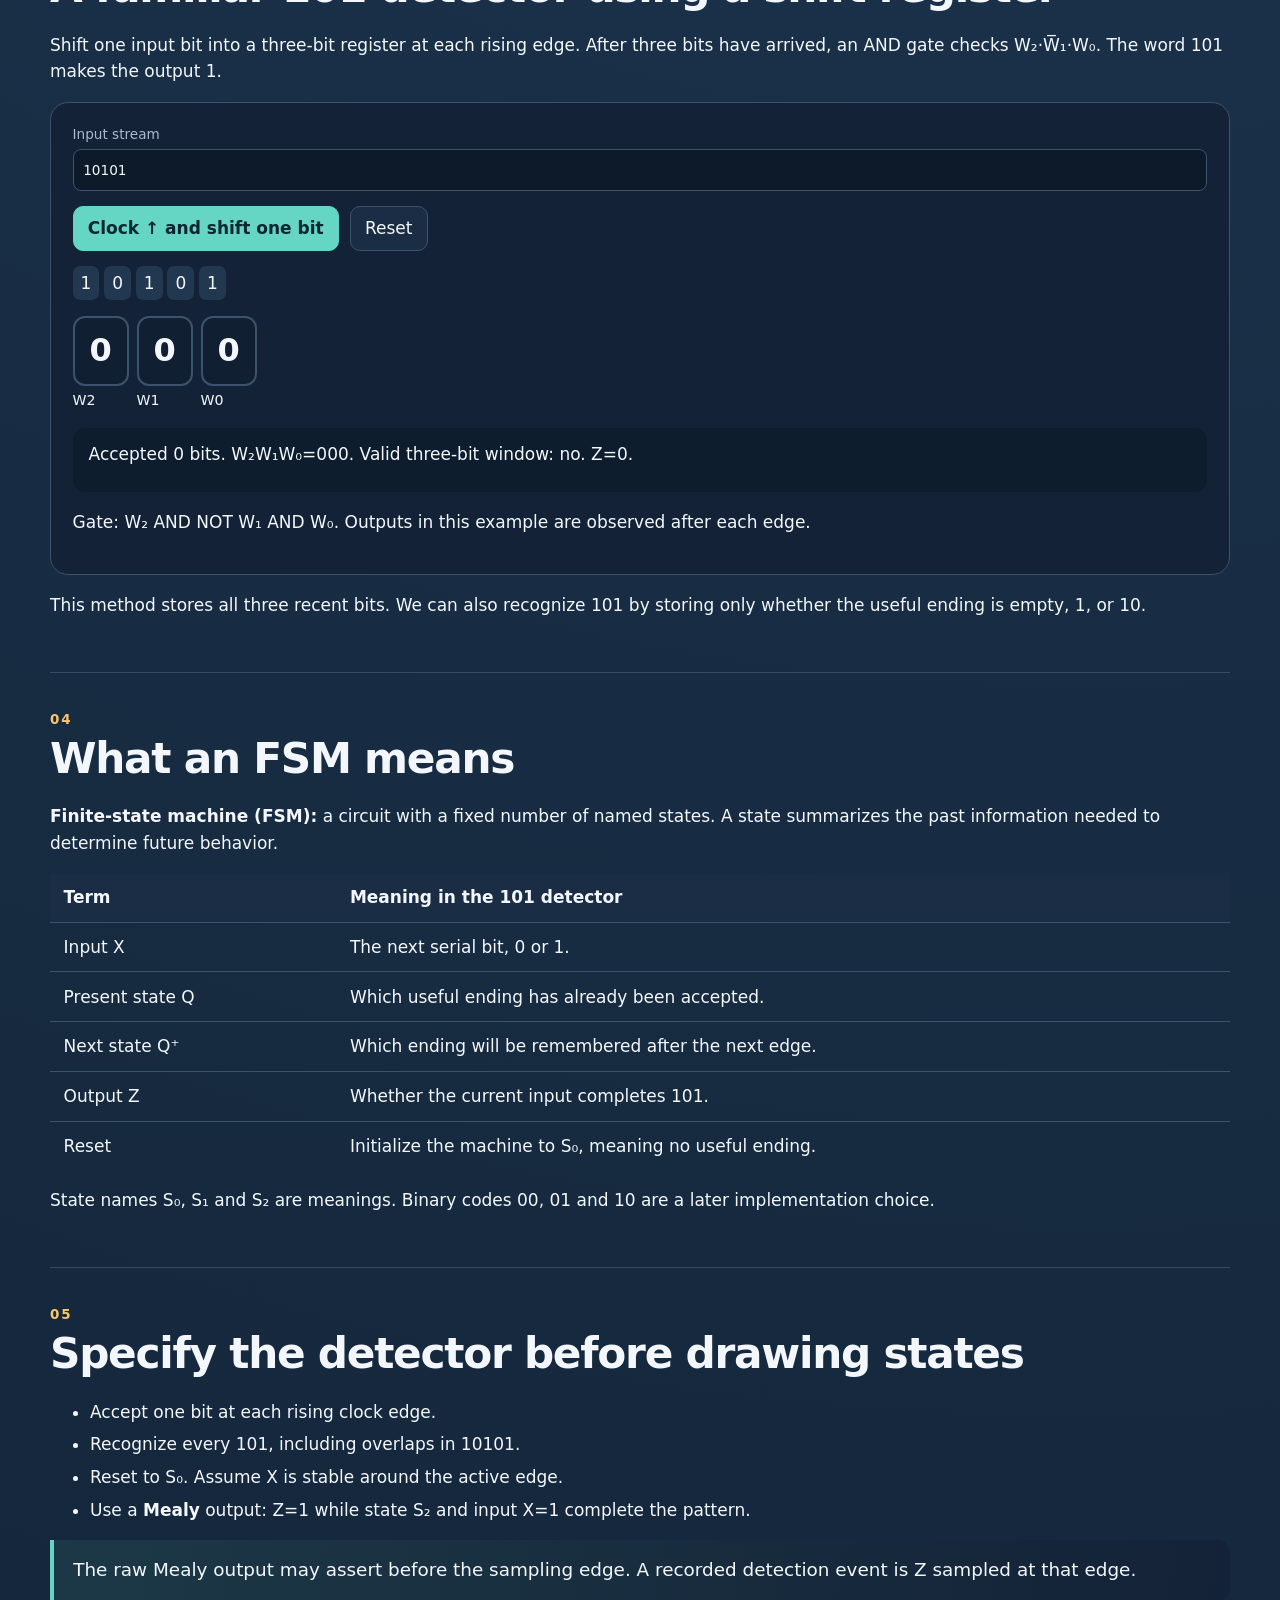
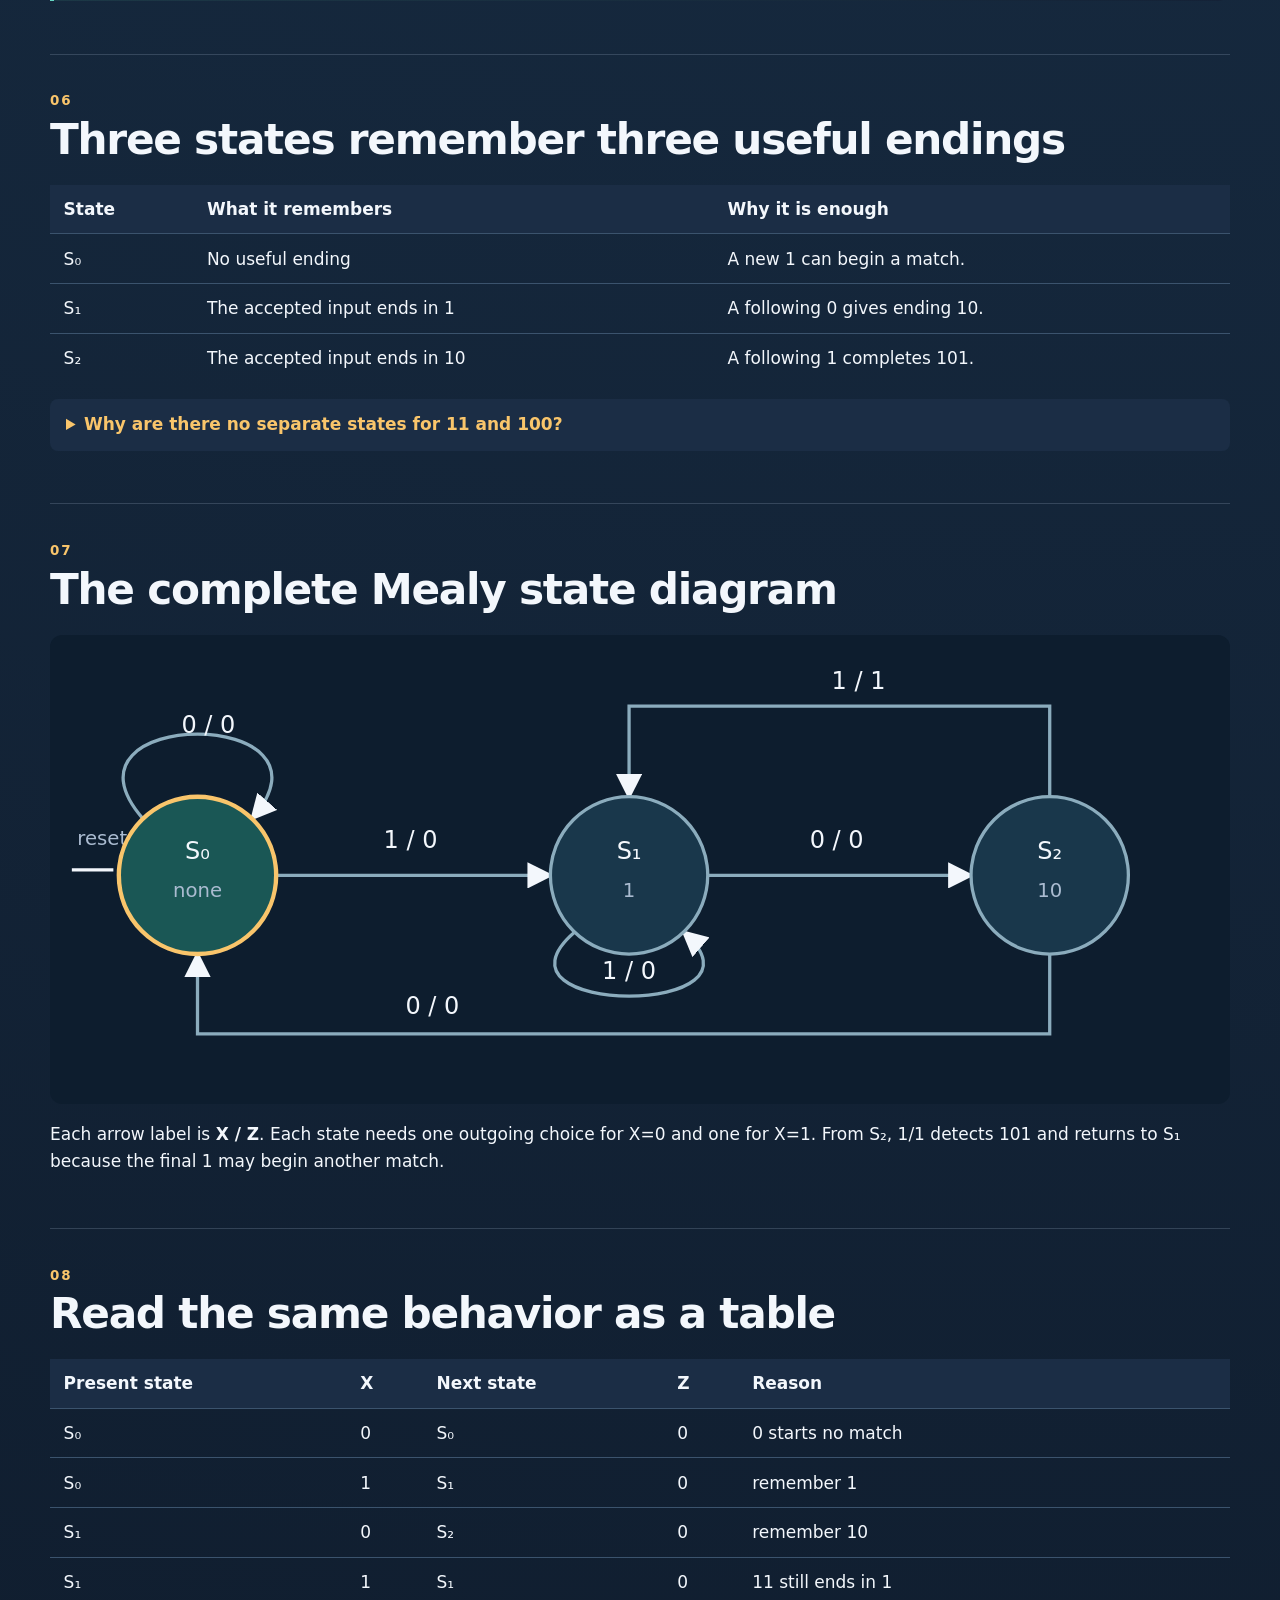
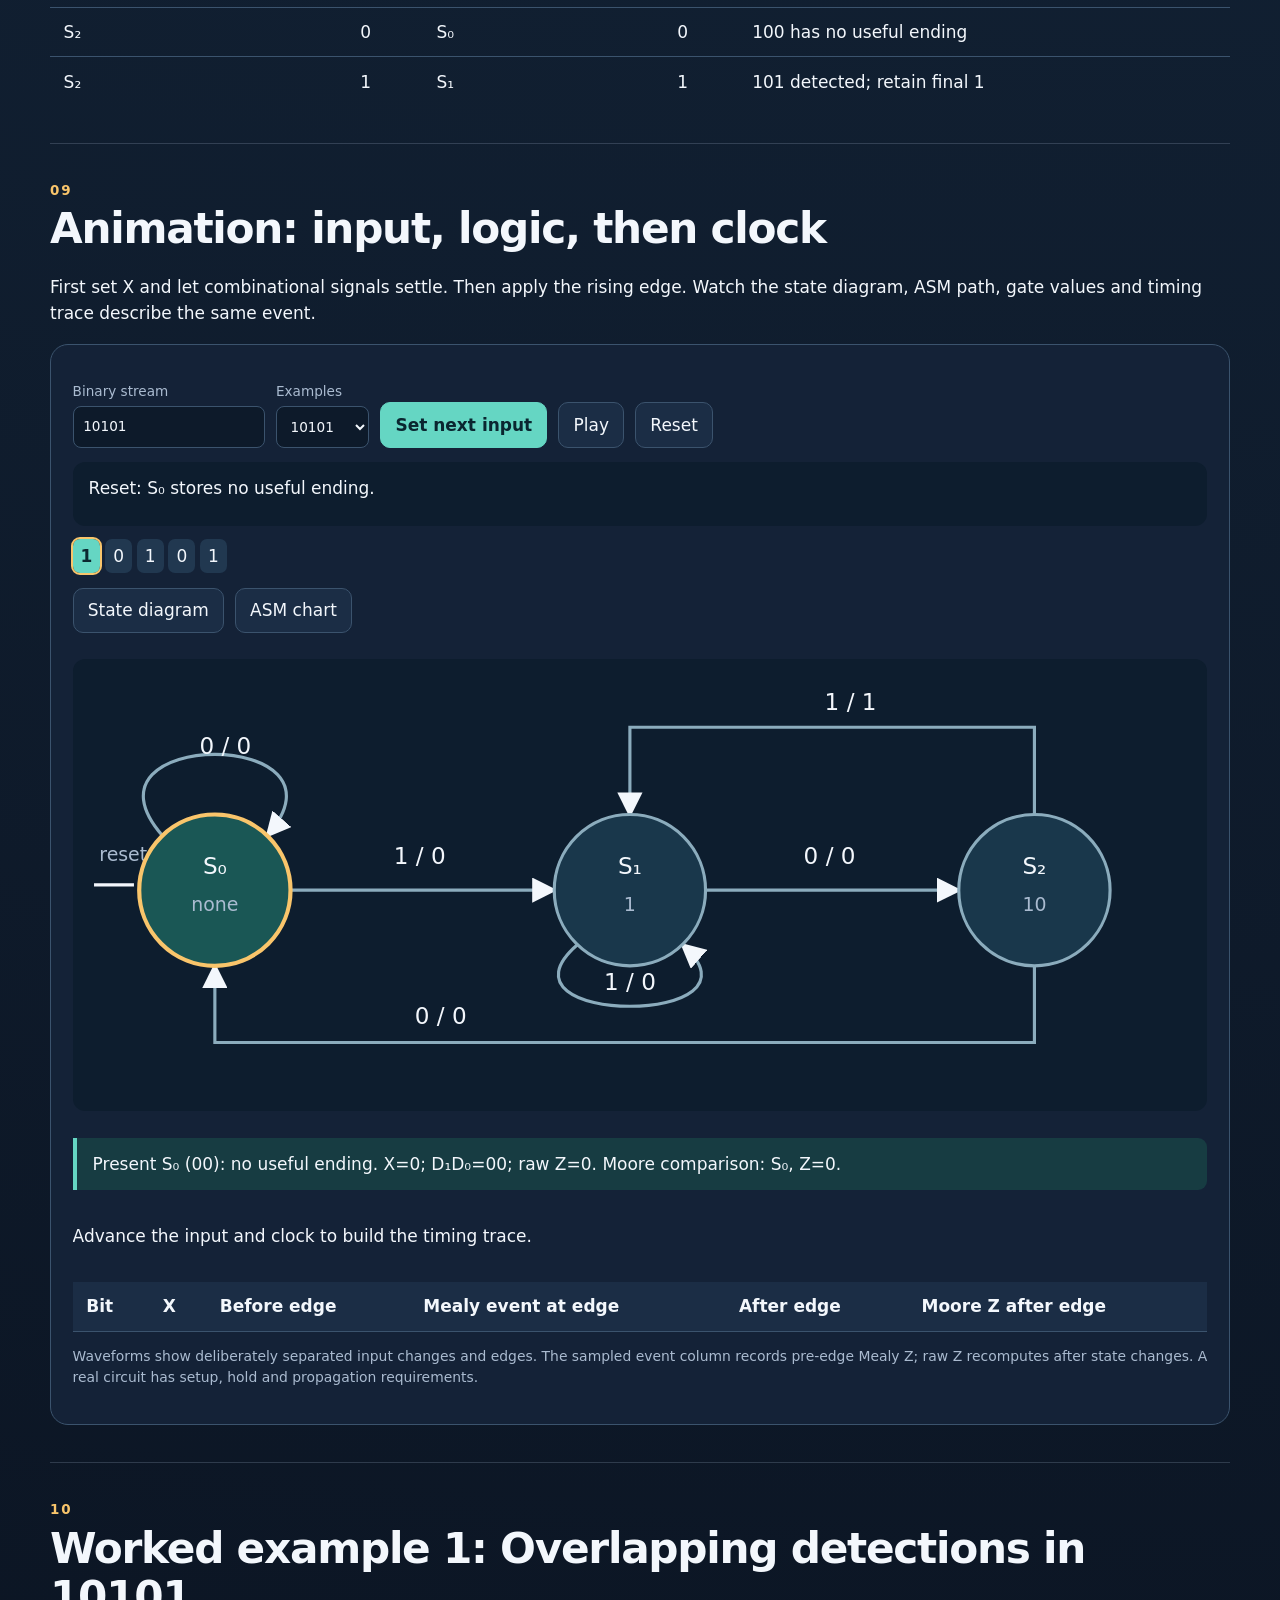
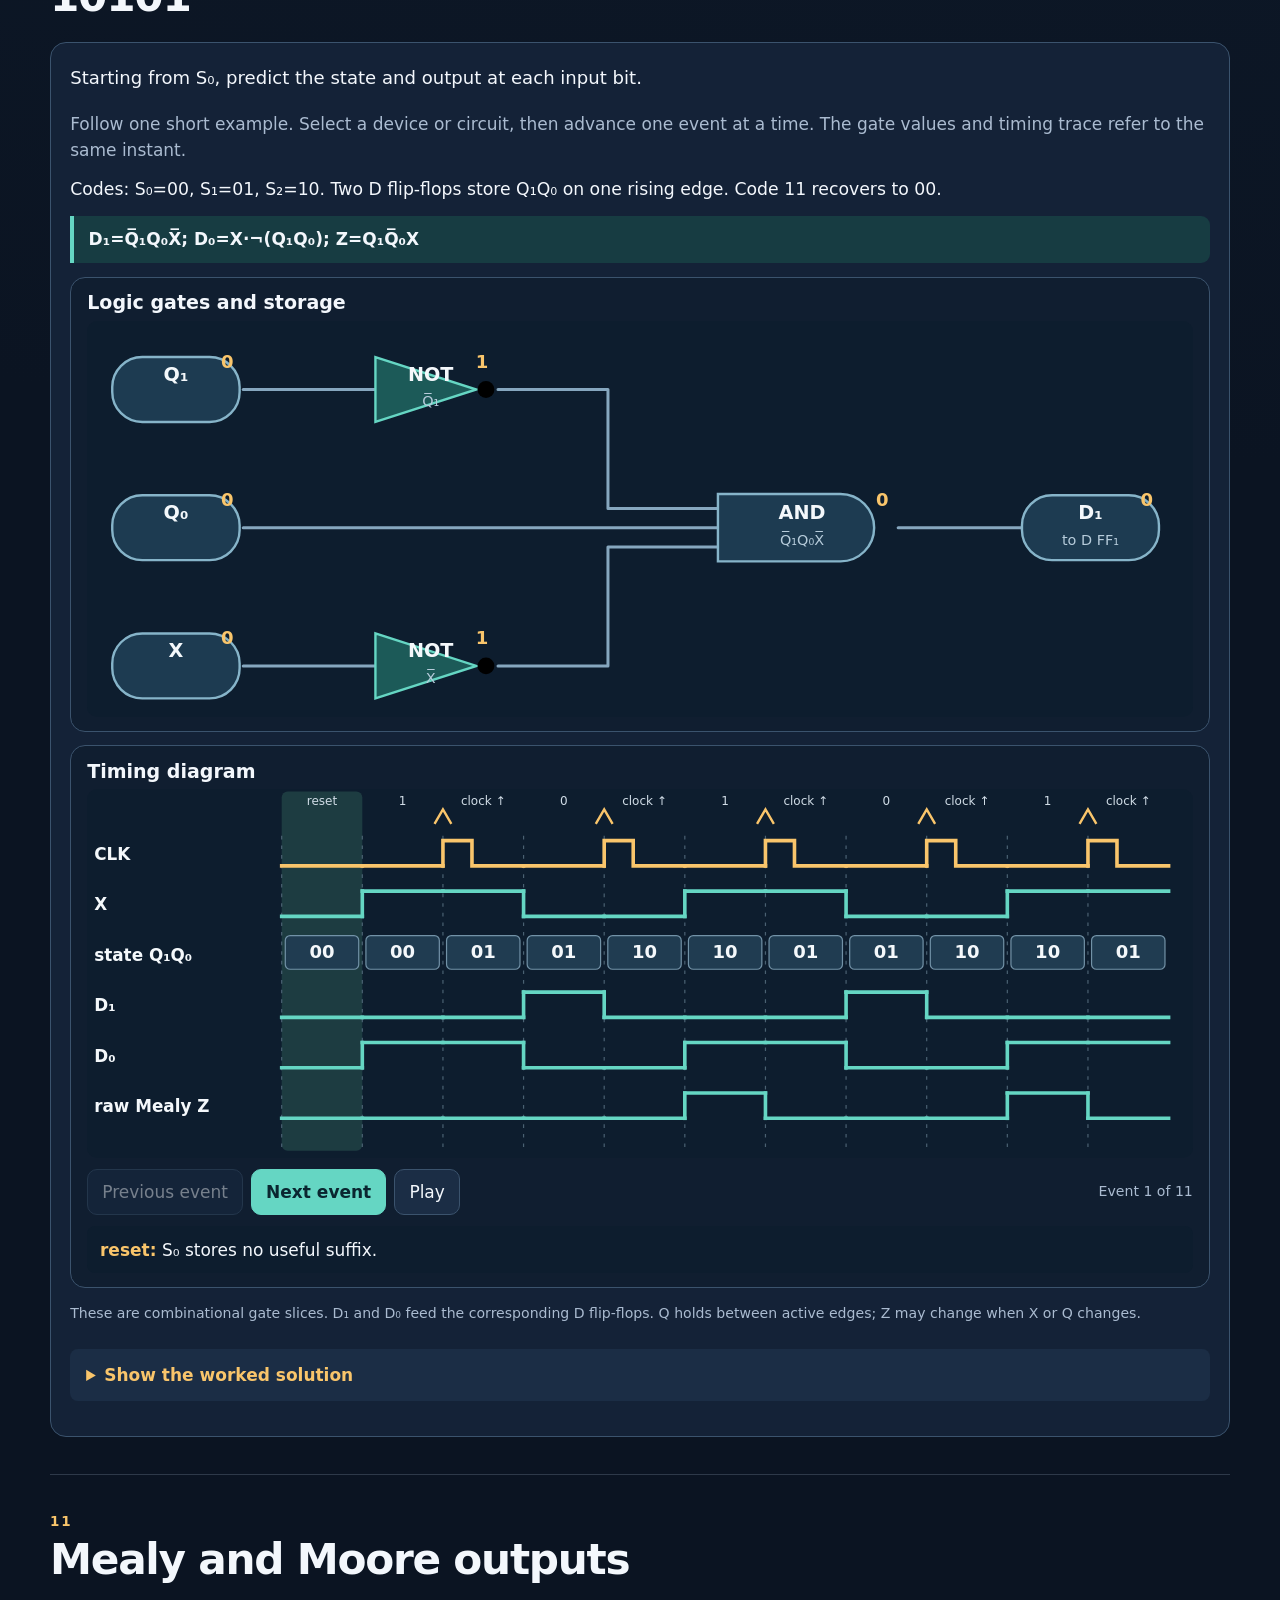
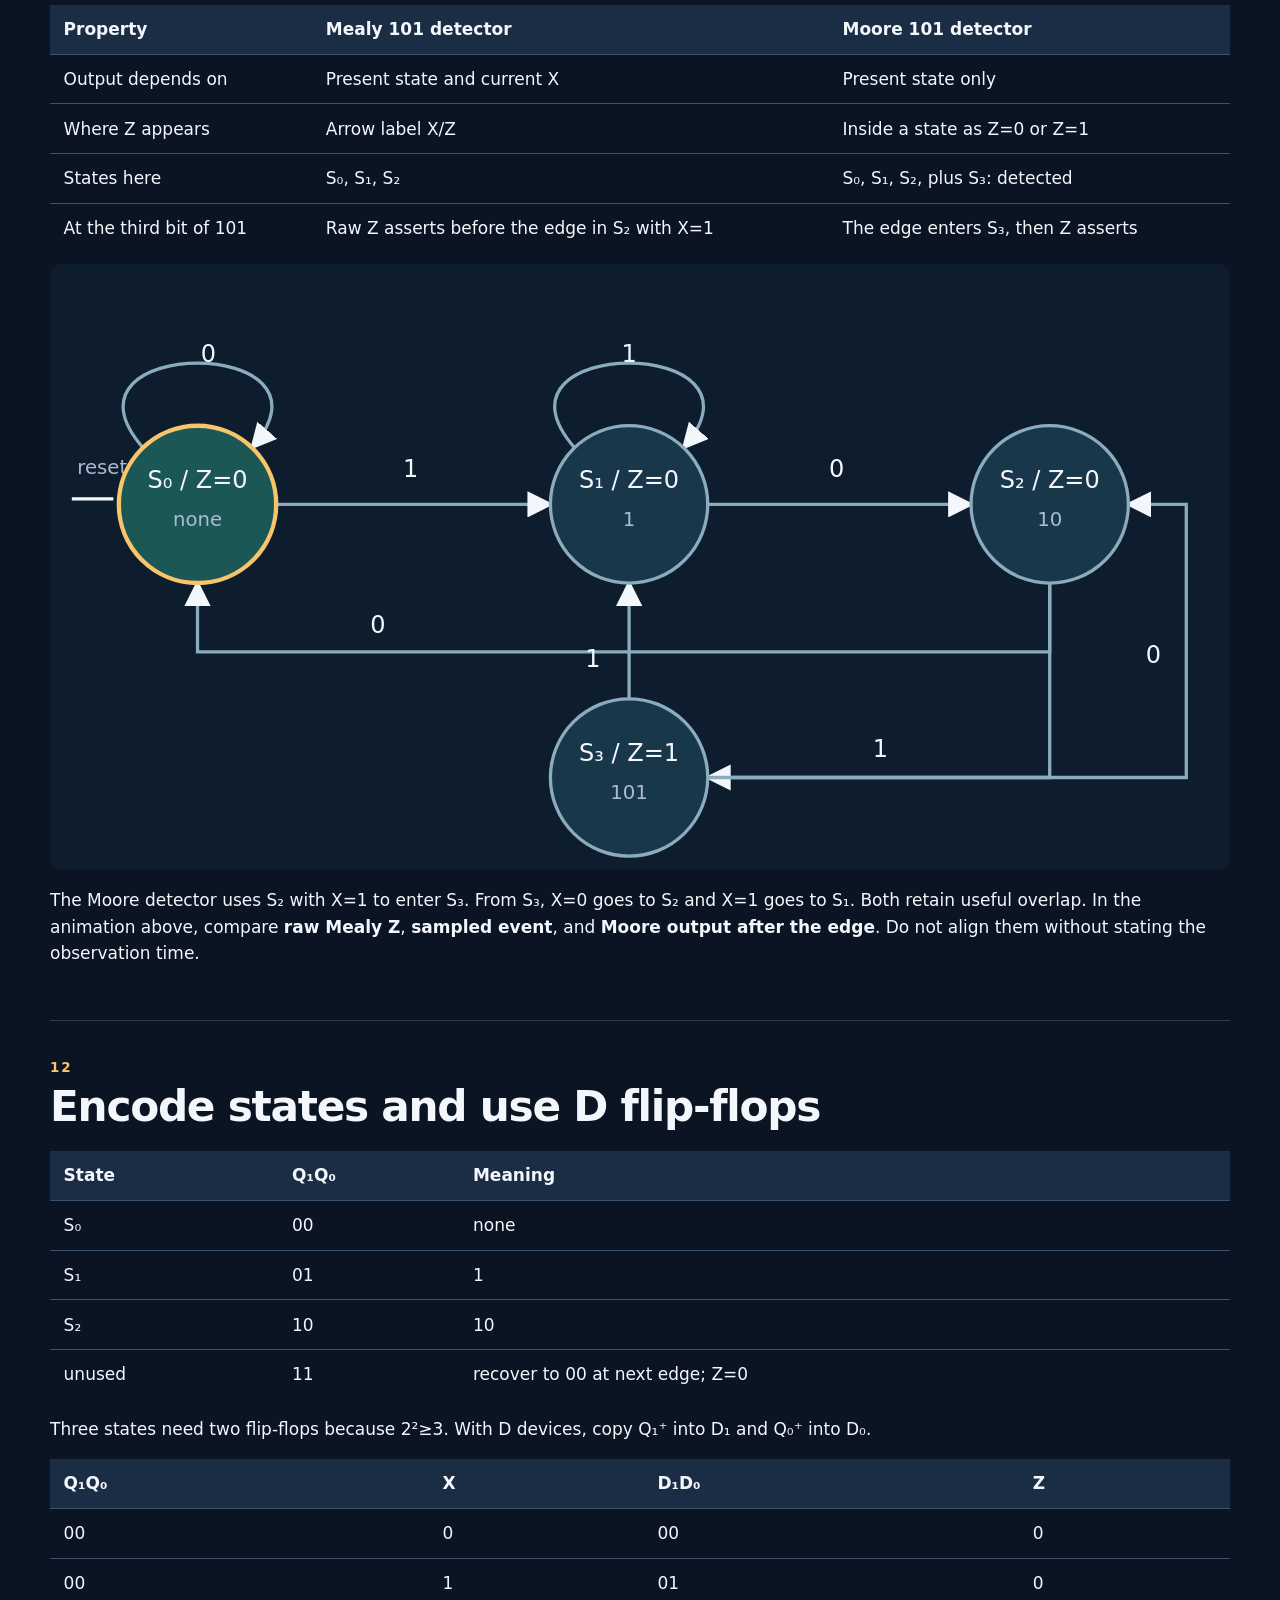
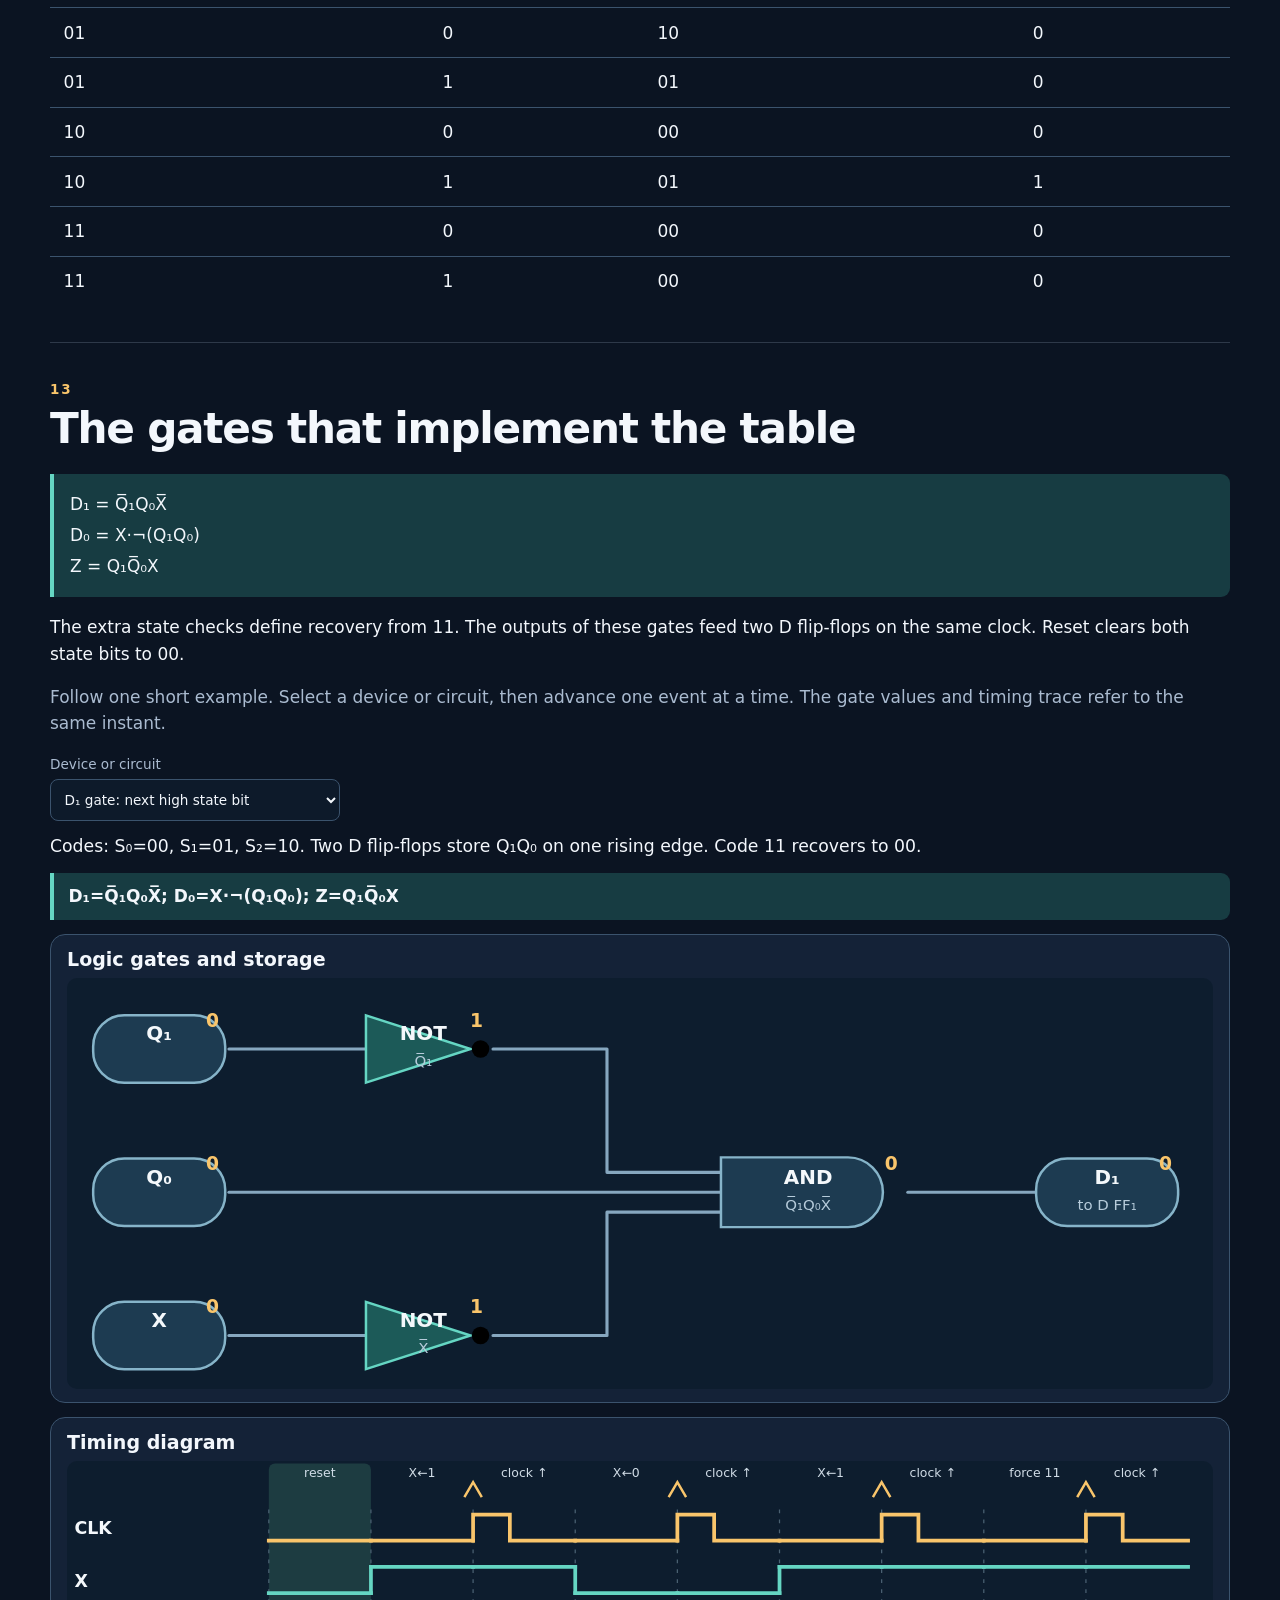
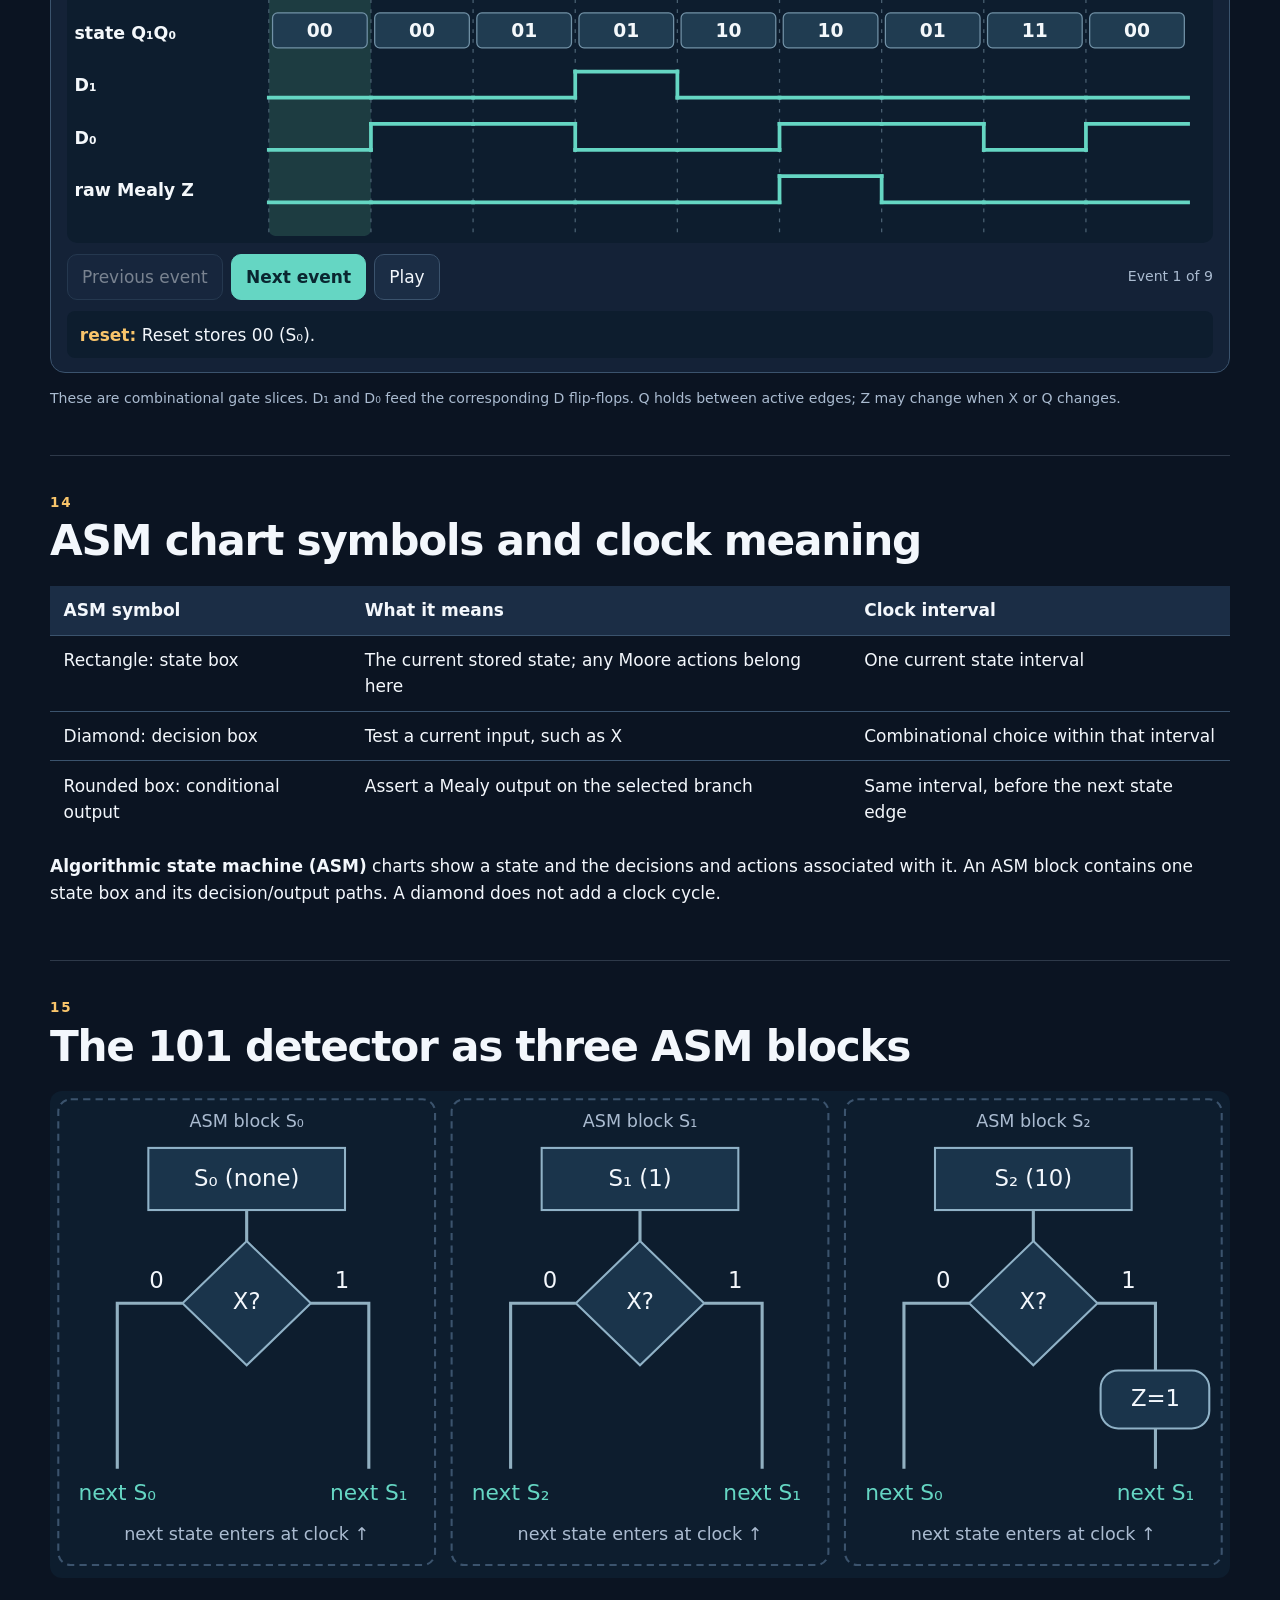
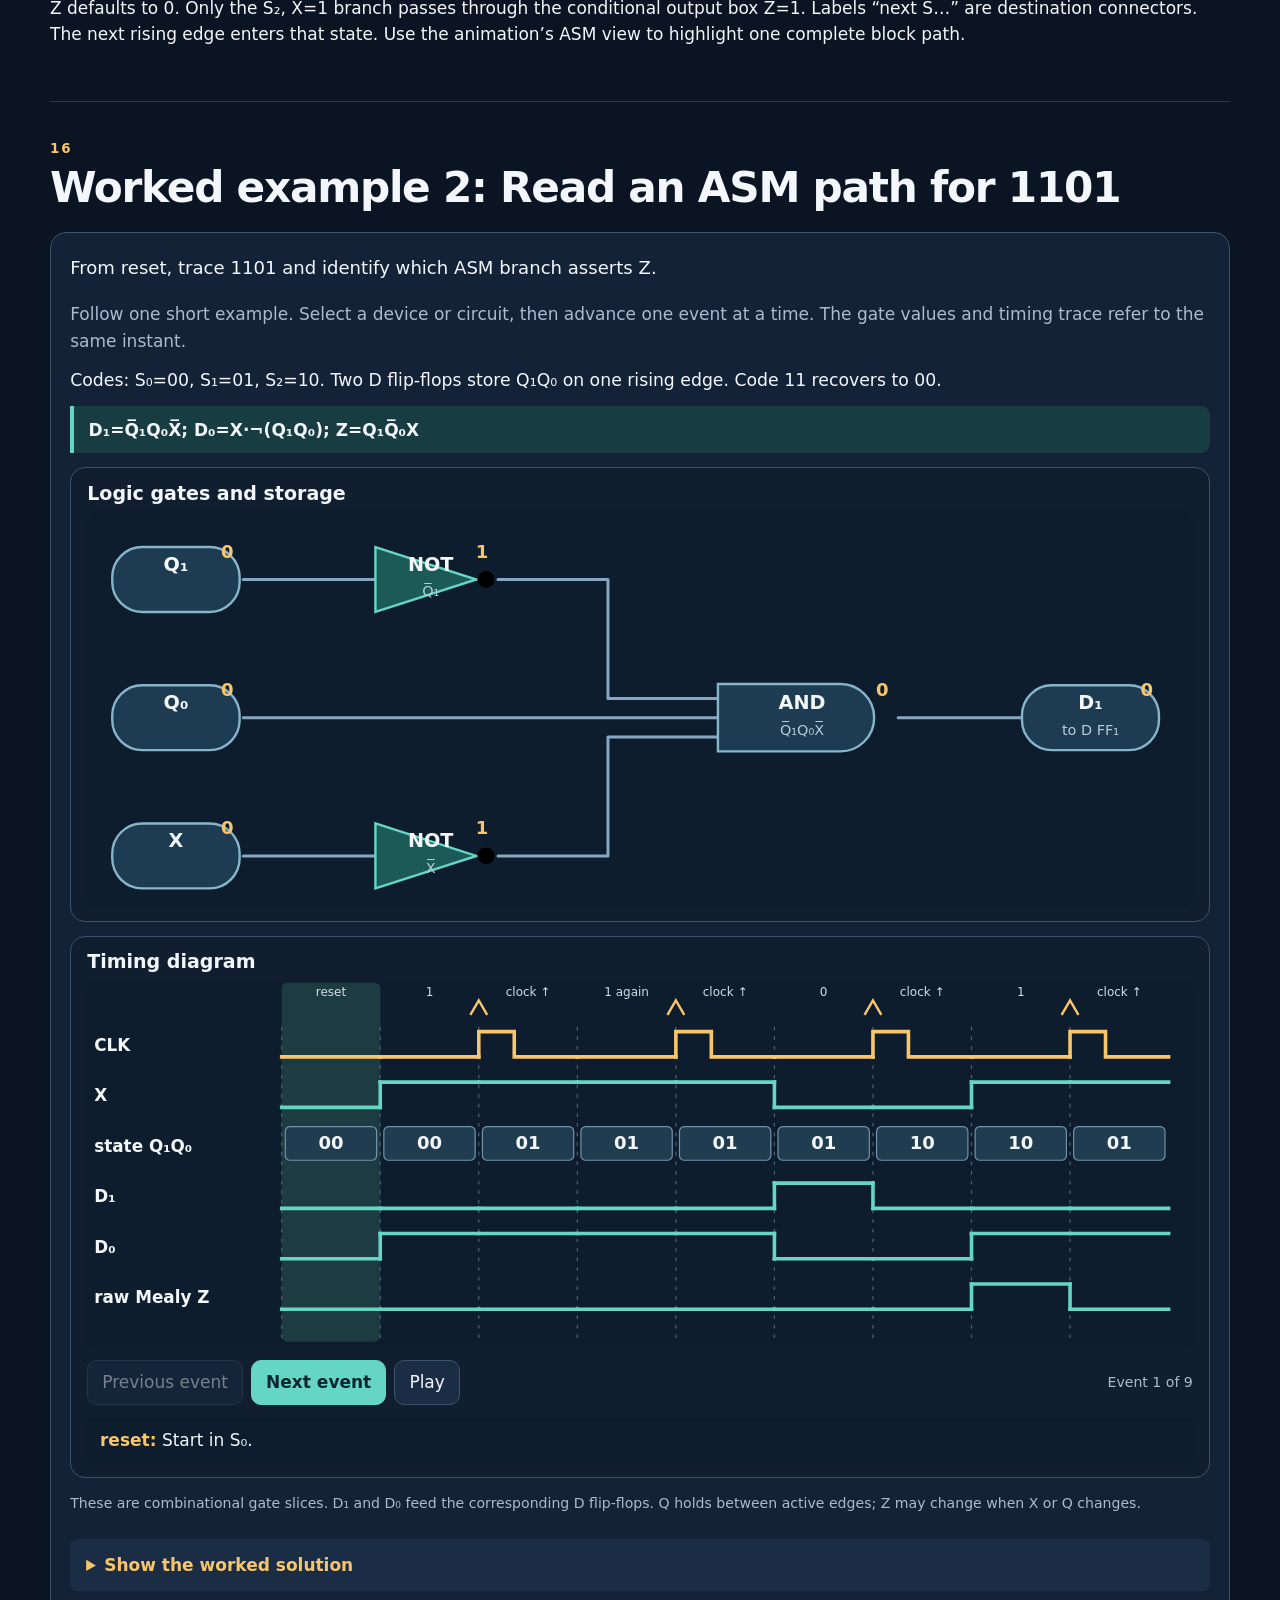
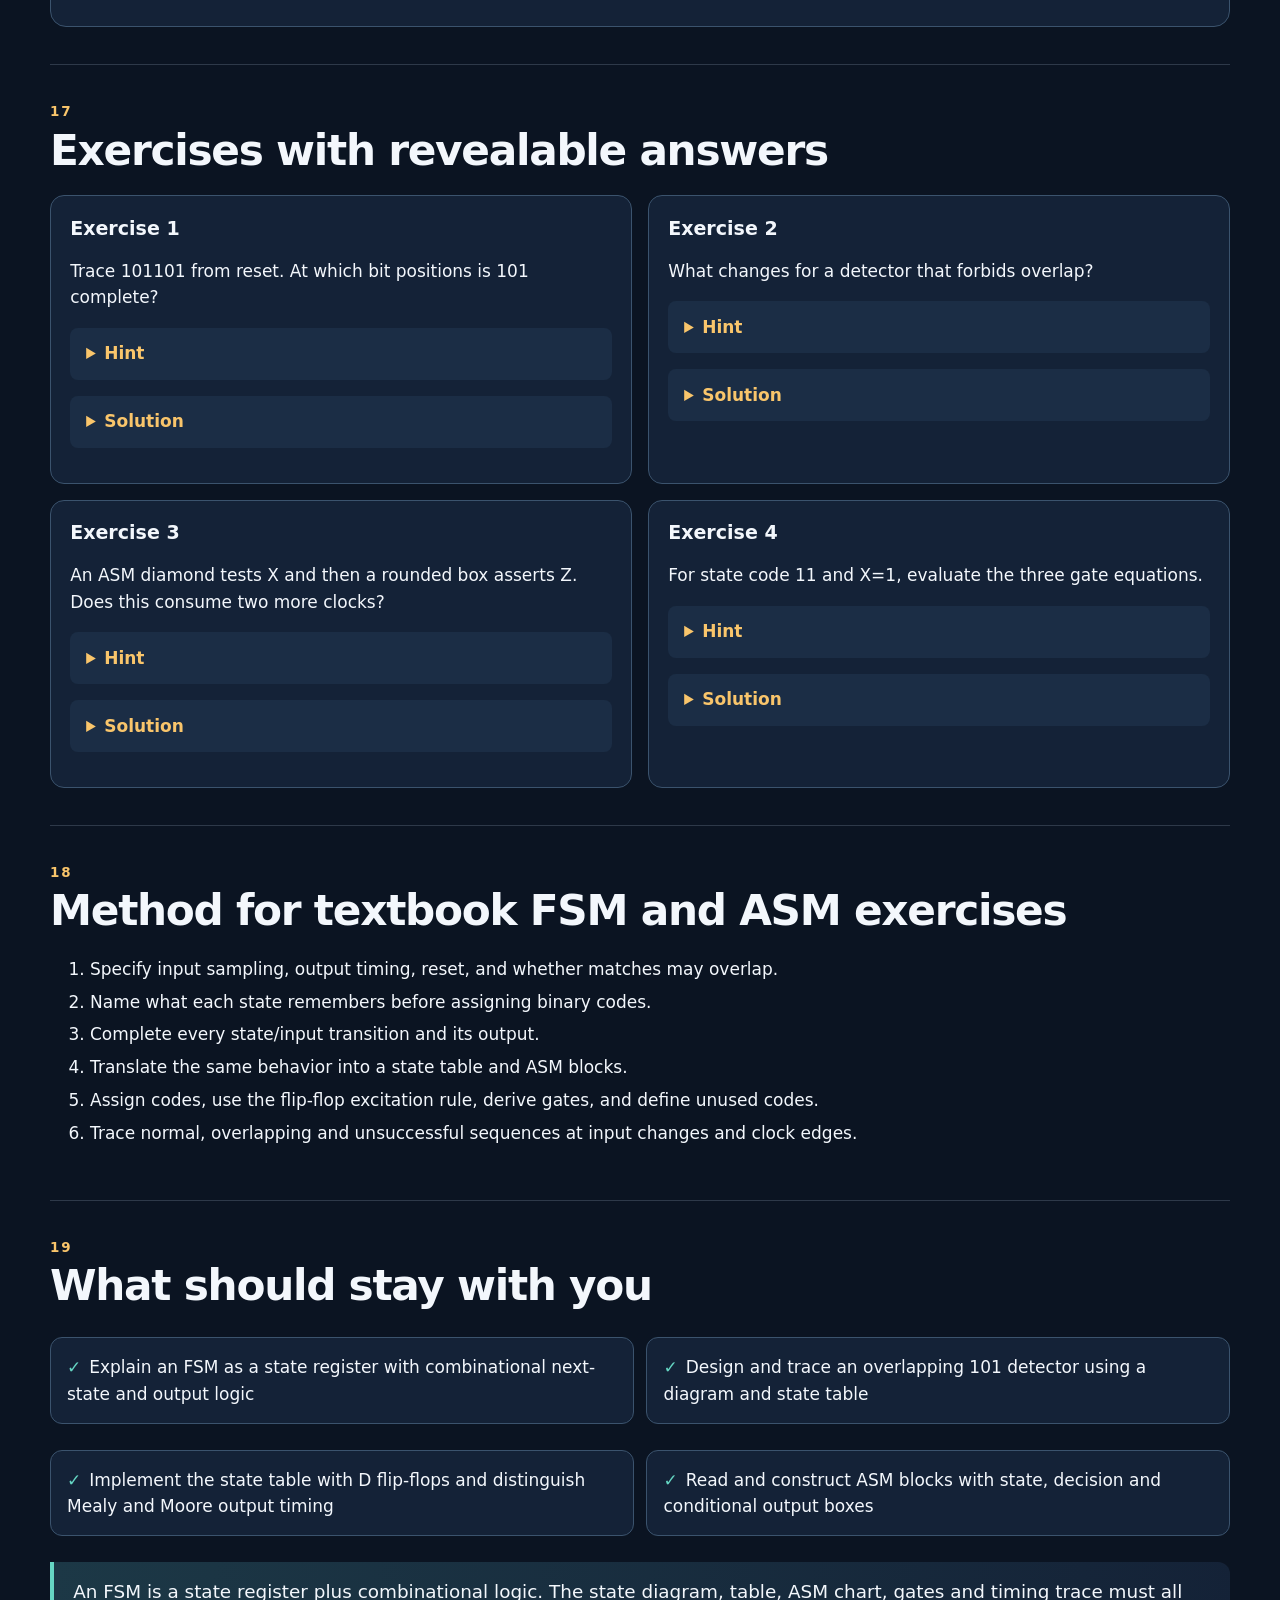
<file: lesson-06.html>
<!doctype html>
<html lang="en"><head><meta charset="utf-8"><meta name="viewport" content="width=device-width, initial-scale=1"><meta name="theme-color" content="#0b1422"><title>Lecture 20 · ELEC 335</title>
  <link rel="stylesheet" href="assets/style.css?v=20261116-pld1">
  <link rel="stylesheet" href="assets/lesson06.css?v=20261116-pld1">
  <link rel="stylesheet" href="assets/final-course.css?v=20261116-pld1">
  <script src="assets/lessons.js?v=20261116-pld1" defer></script>
  <script src="assets/visuals.js?v=20261116-pld1" defer></script>
  <script src="assets/example-visuals.js?v=20261116-pld1" defer></script>
  <script src="assets/lesson06.js?v=20261116-pld1" defer></script>
  <script src="assets/final-models.js?v=20261116-pld1" defer></script>
  <script src="assets/rom-array.js?v=20261116-pld1" defer></script>
  <script src="assets/pld-array.js?v=20261116-pld1" defer></script>
  <script src="assets/course-map.js?v=20261116-pld1" defer></script>
  <script src="assets/final-course.js?v=20261116-pld1" defer></script>
  <script src="assets/app.js?v=20261116-pld1" defer></script>
</head><body data-lesson="06"><a class="skip" href="#app">Skip to lesson</a><header class="topbar"><div class="wrap"><a class="brand" href="index.html">ELEC 335 · Sequential Circuits</a><nav aria-label="Course navigation"><a href="index.html">All lectures</a><button id="present-toggle" class="btn small" type="button">Present</button></nav></div></header><main id="app" class="wrap"></main><footer class="footer"><div class="wrap"><div id="footer-nav" class="footer-nav"></div><p>ELEC 335 · Digital Logic Design · 2026<br>Aligned to Marcovitz, <em>Introduction to Logic Design</em>, 3rd ed. Original teaching examples.</p></div></footer>
<div class="present-bar" id="present-bar" aria-label="Presentation controls"><button type="button" class="btn small prev">Previous</button><span class="progress-text" aria-live="polite"></span><button type="button" class="btn small next">Next</button><button type="button" class="btn small exit">Exit</button></div>
</body></html>
</file>
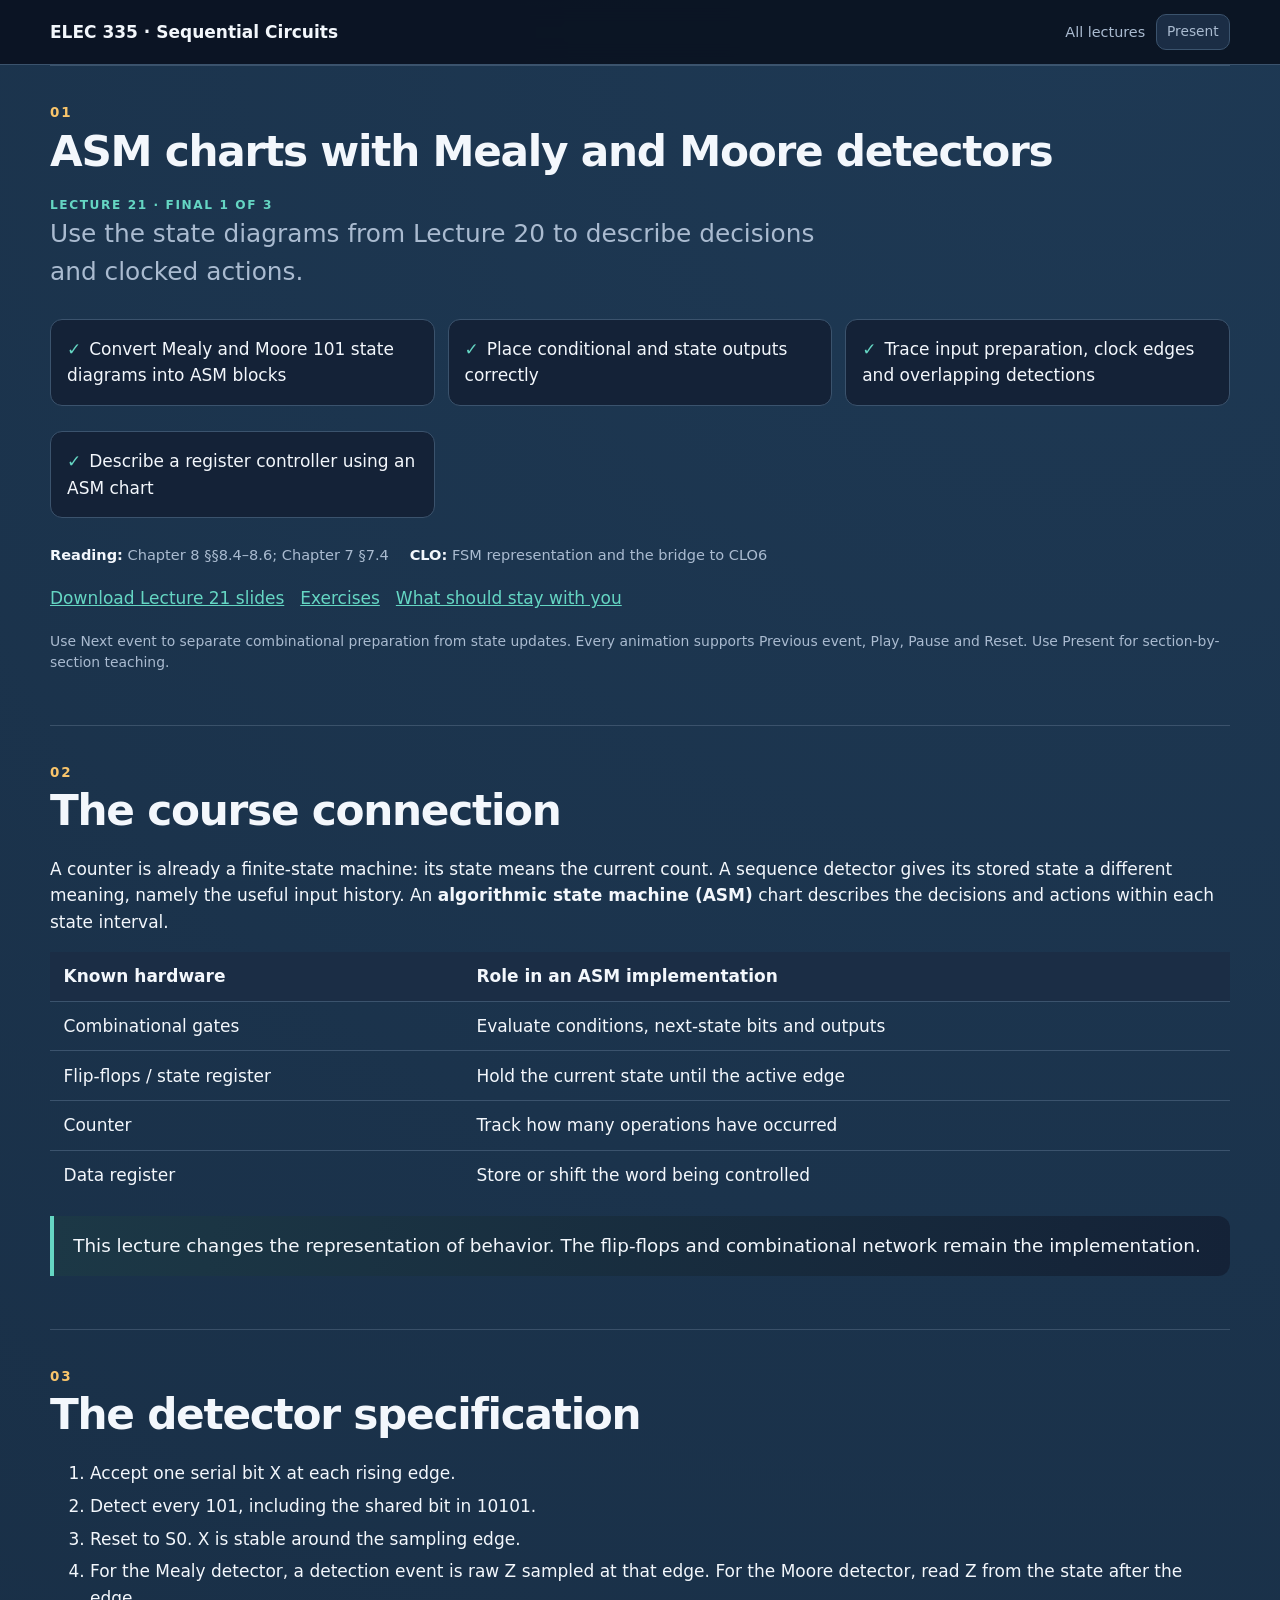
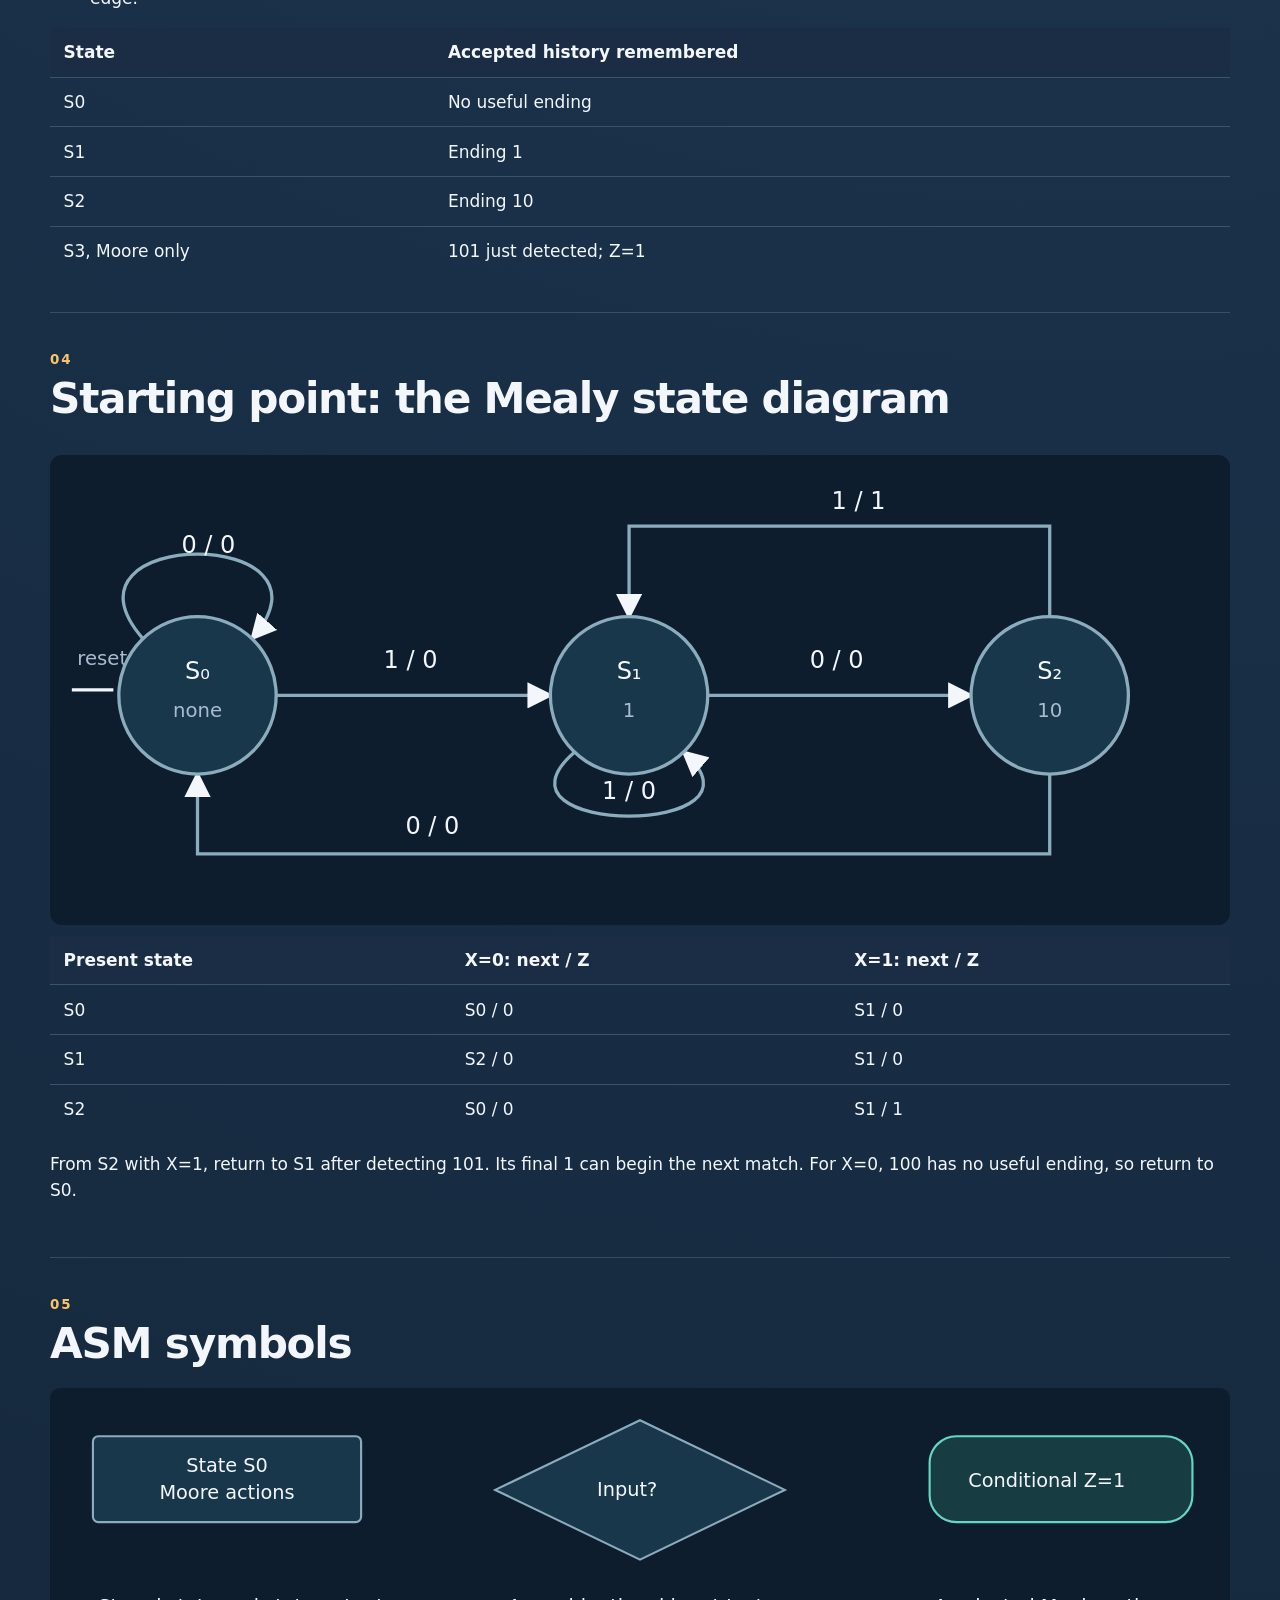
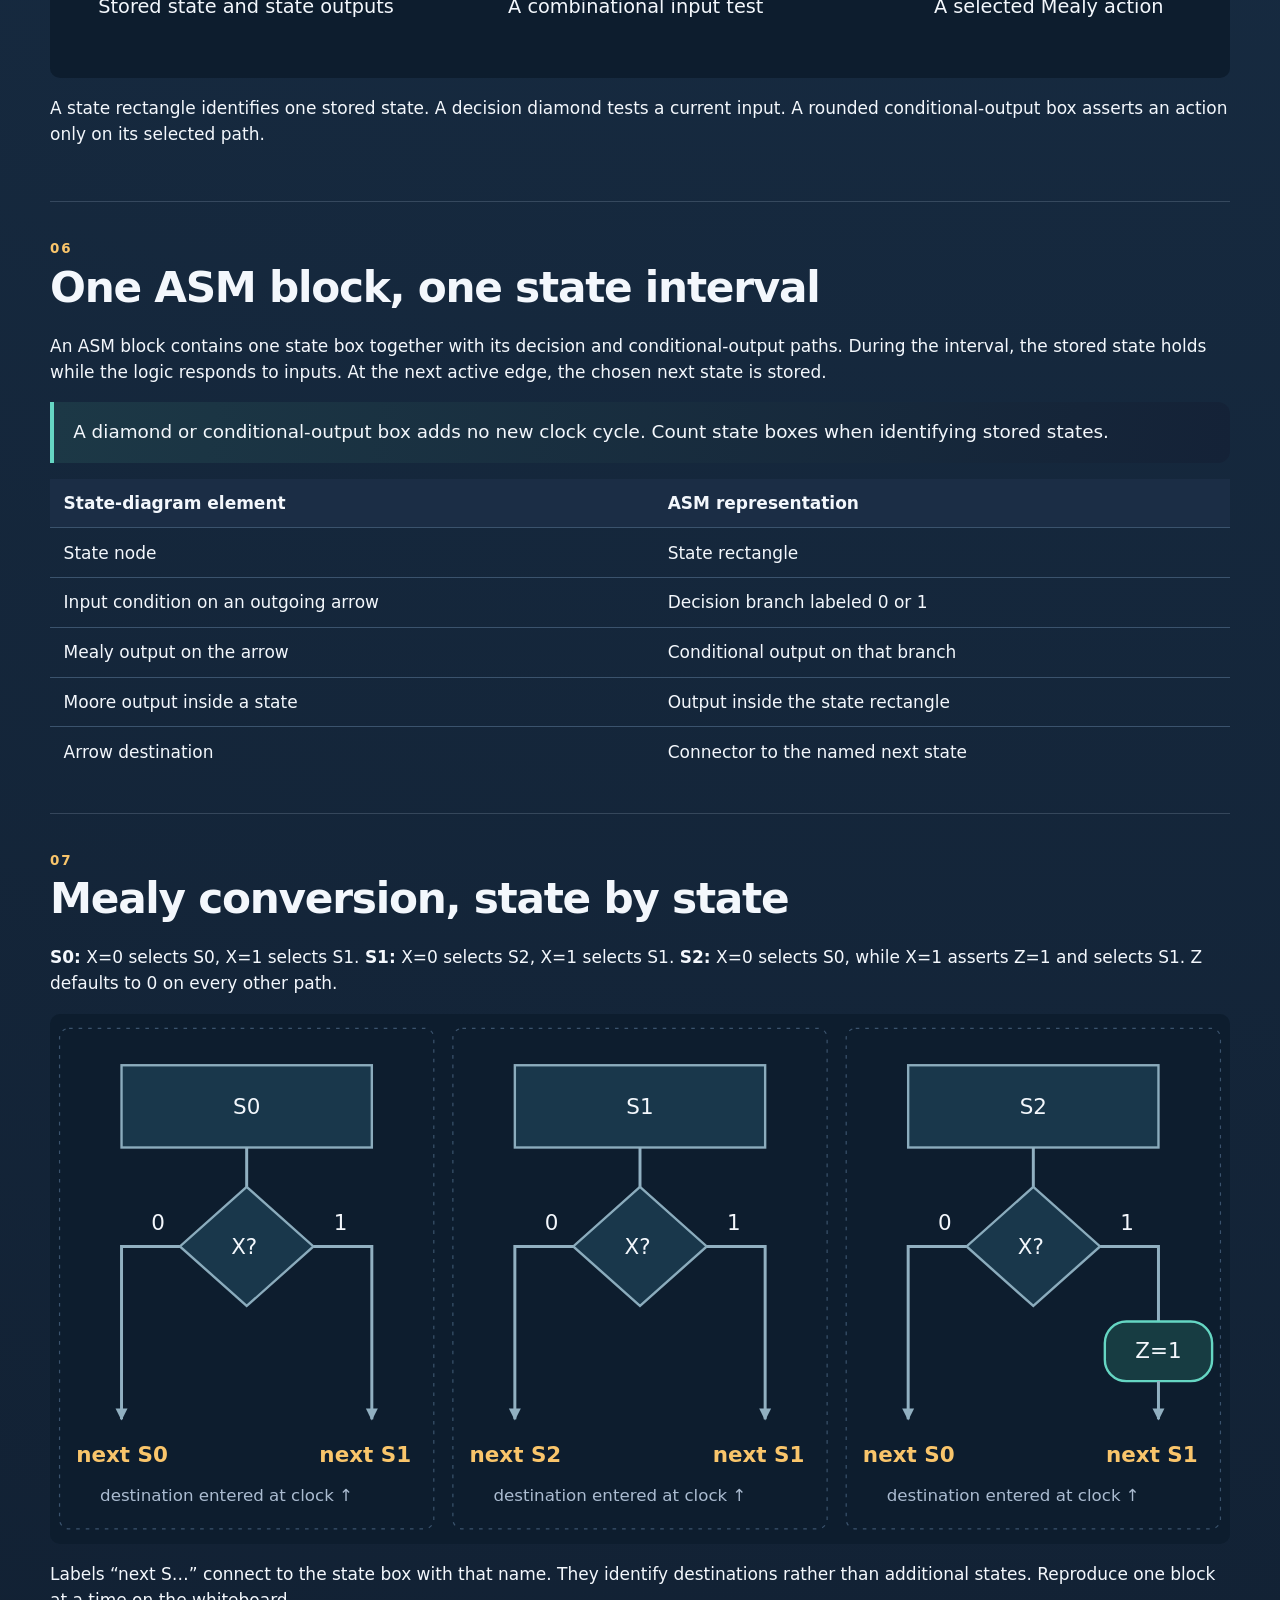
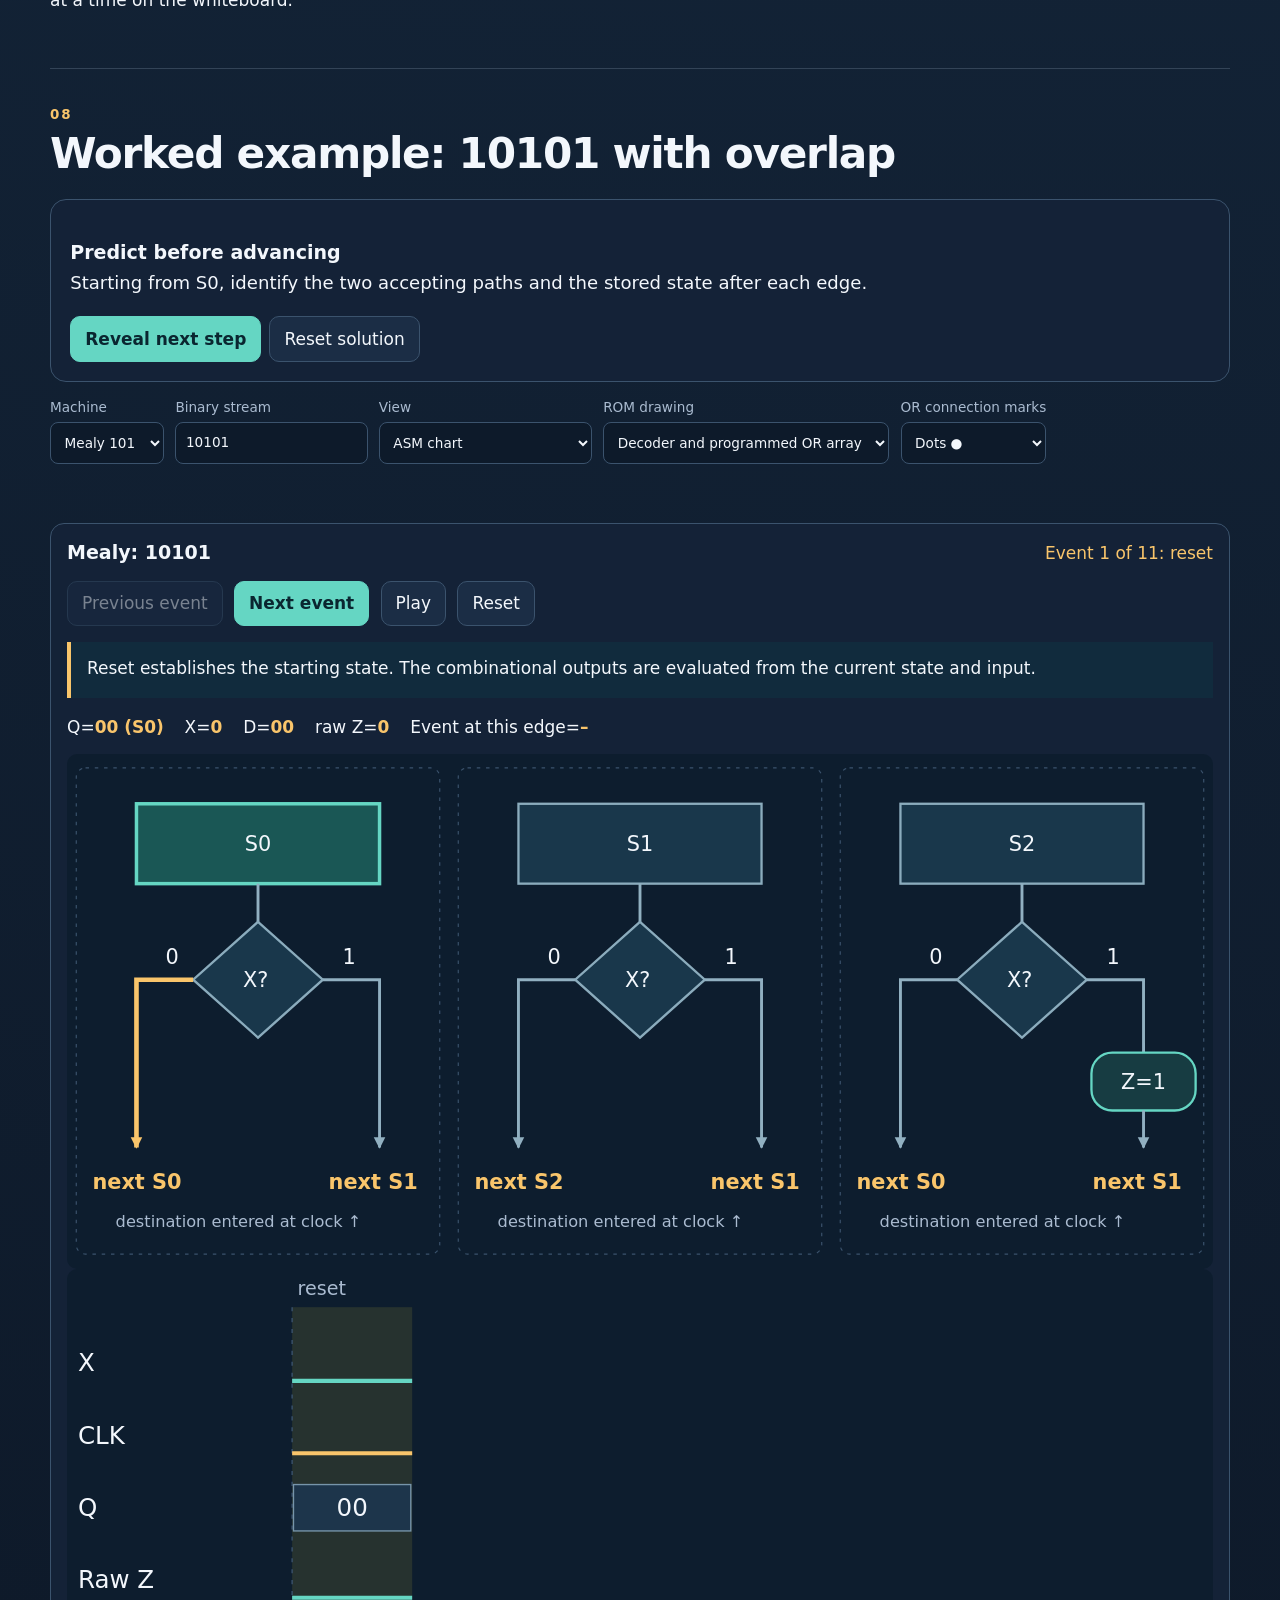
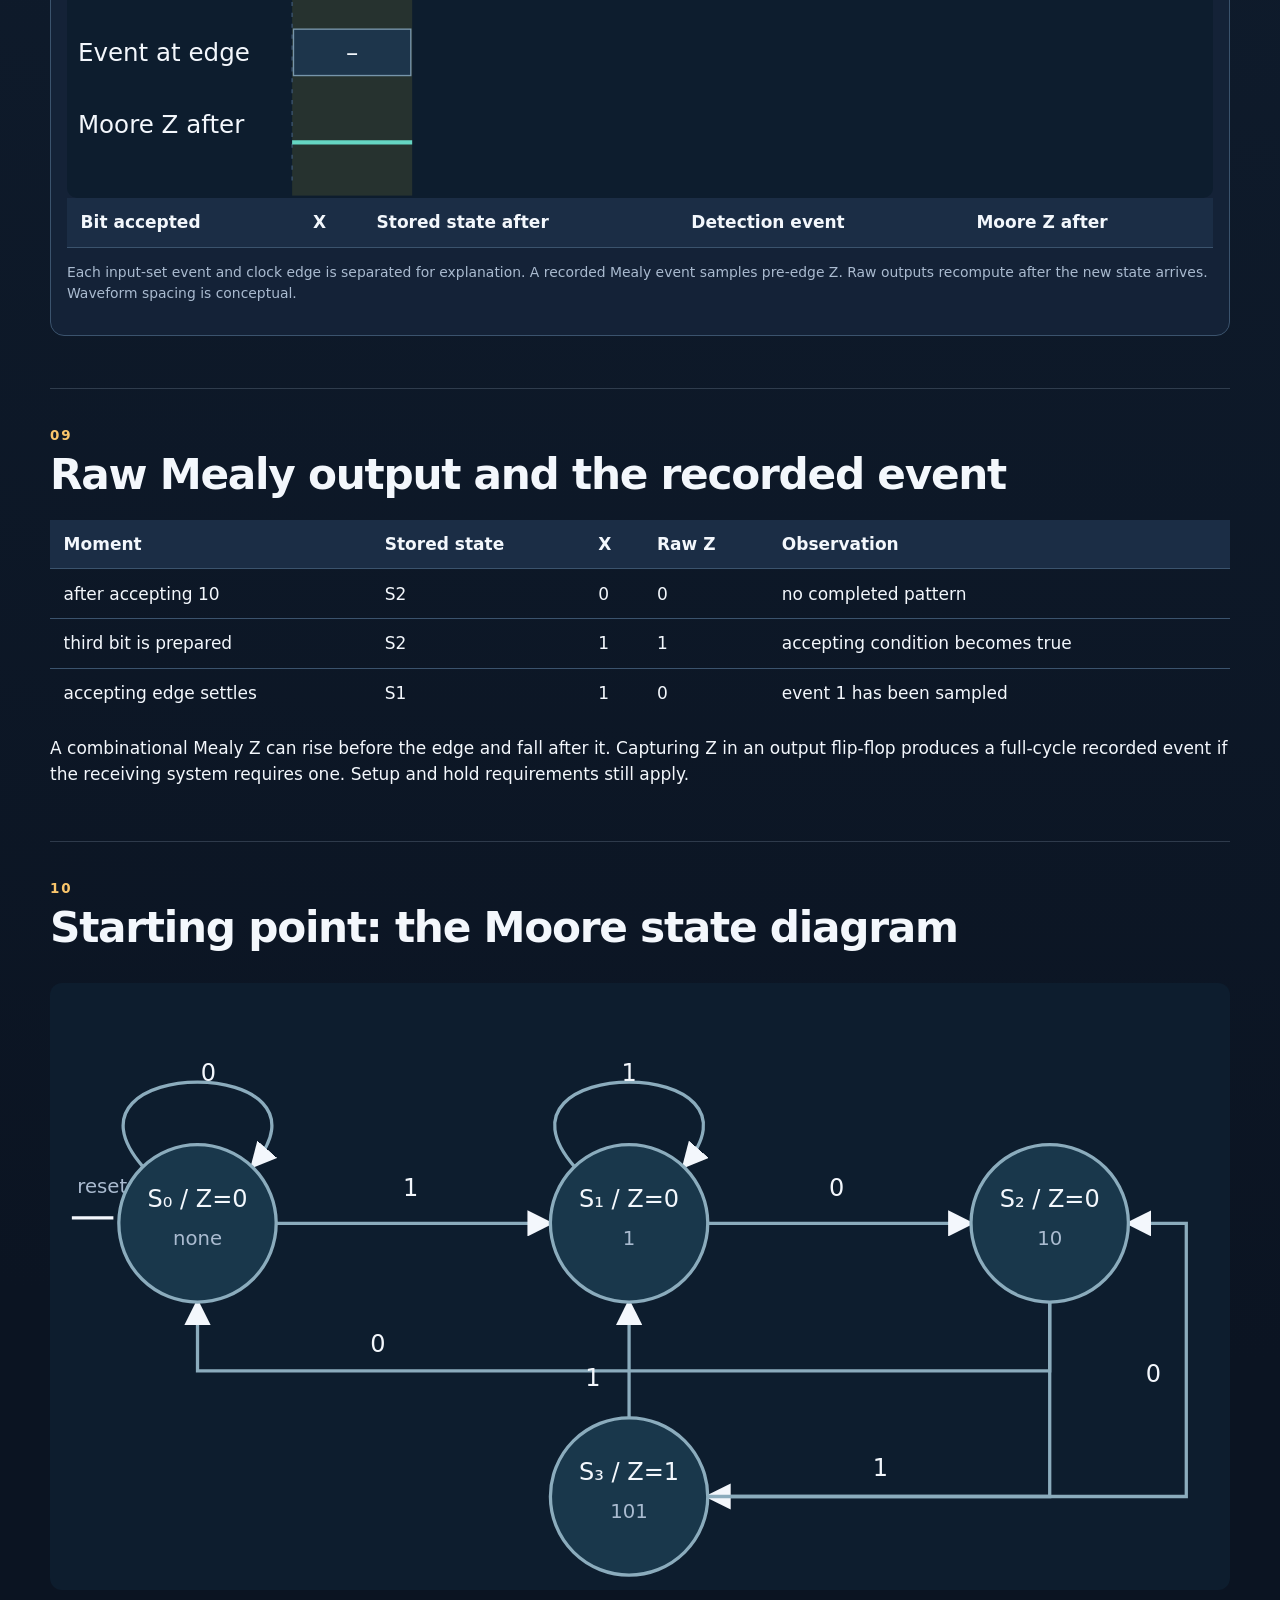
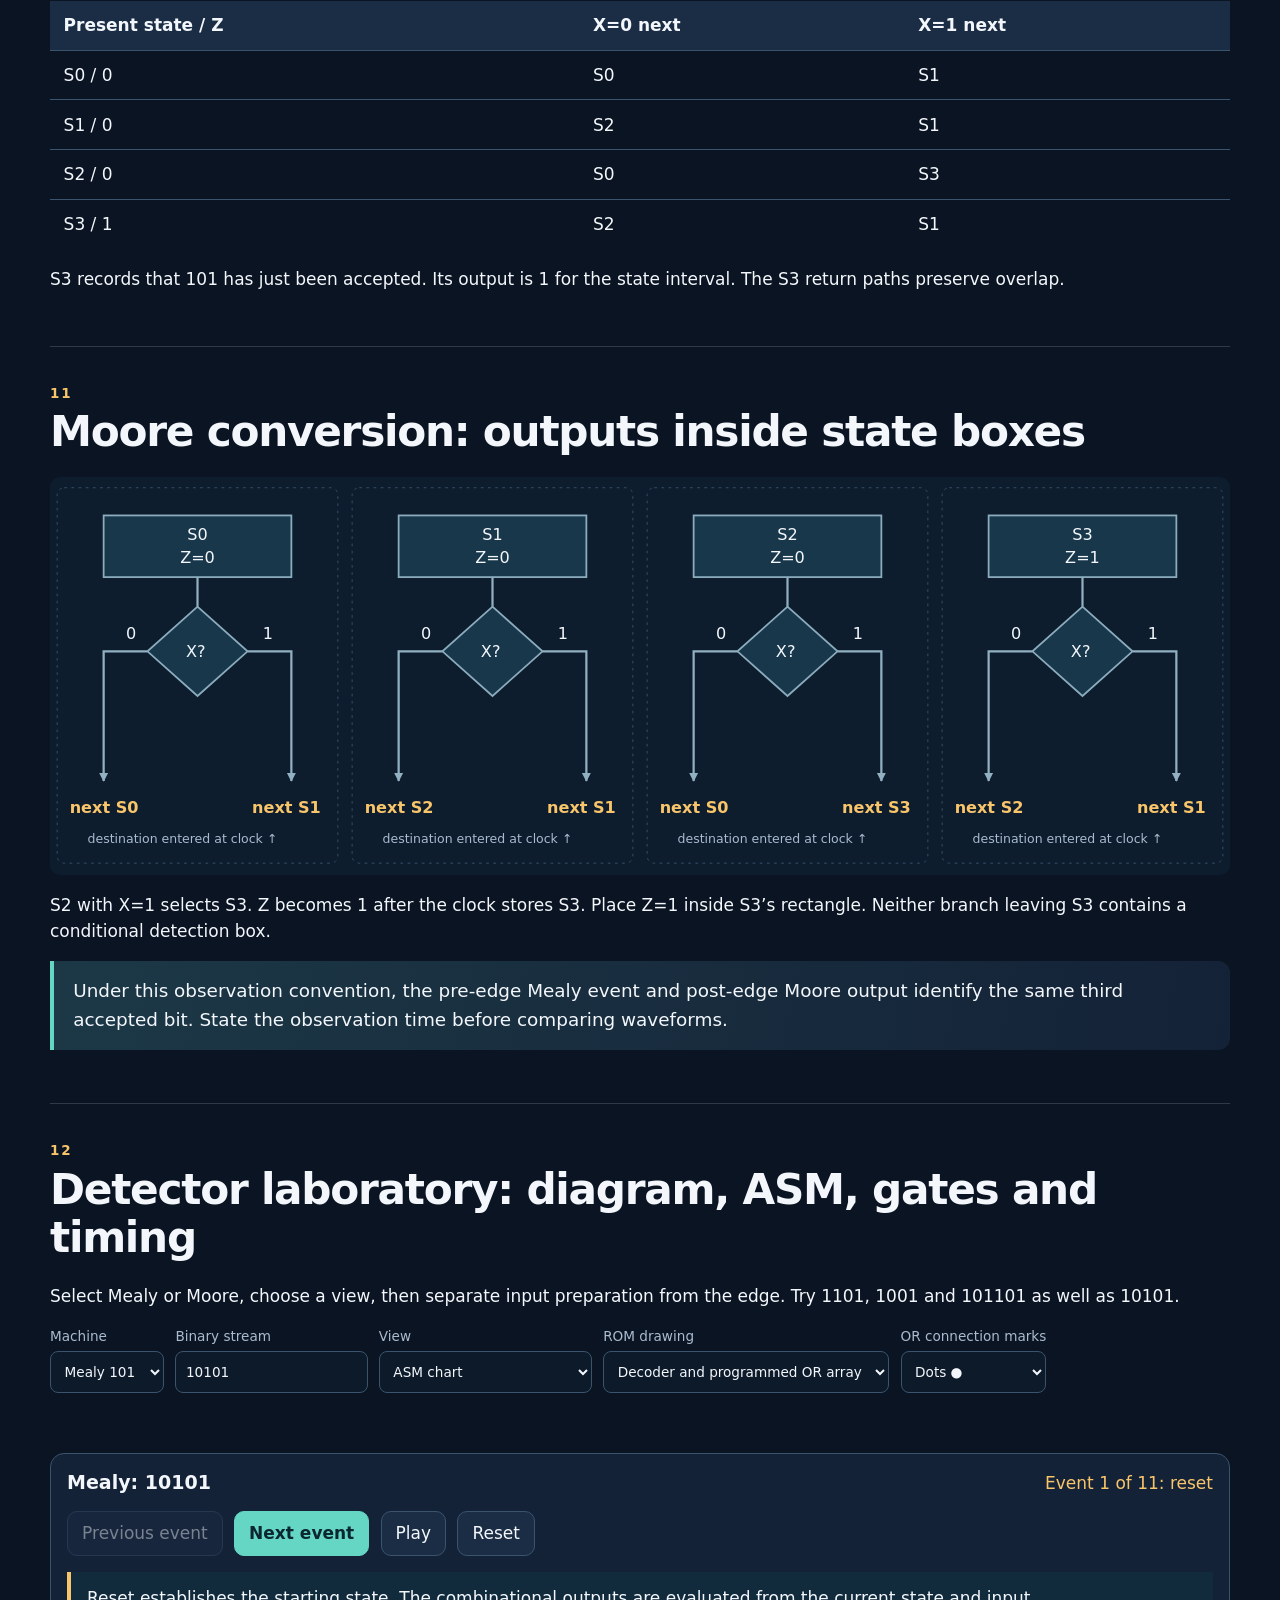
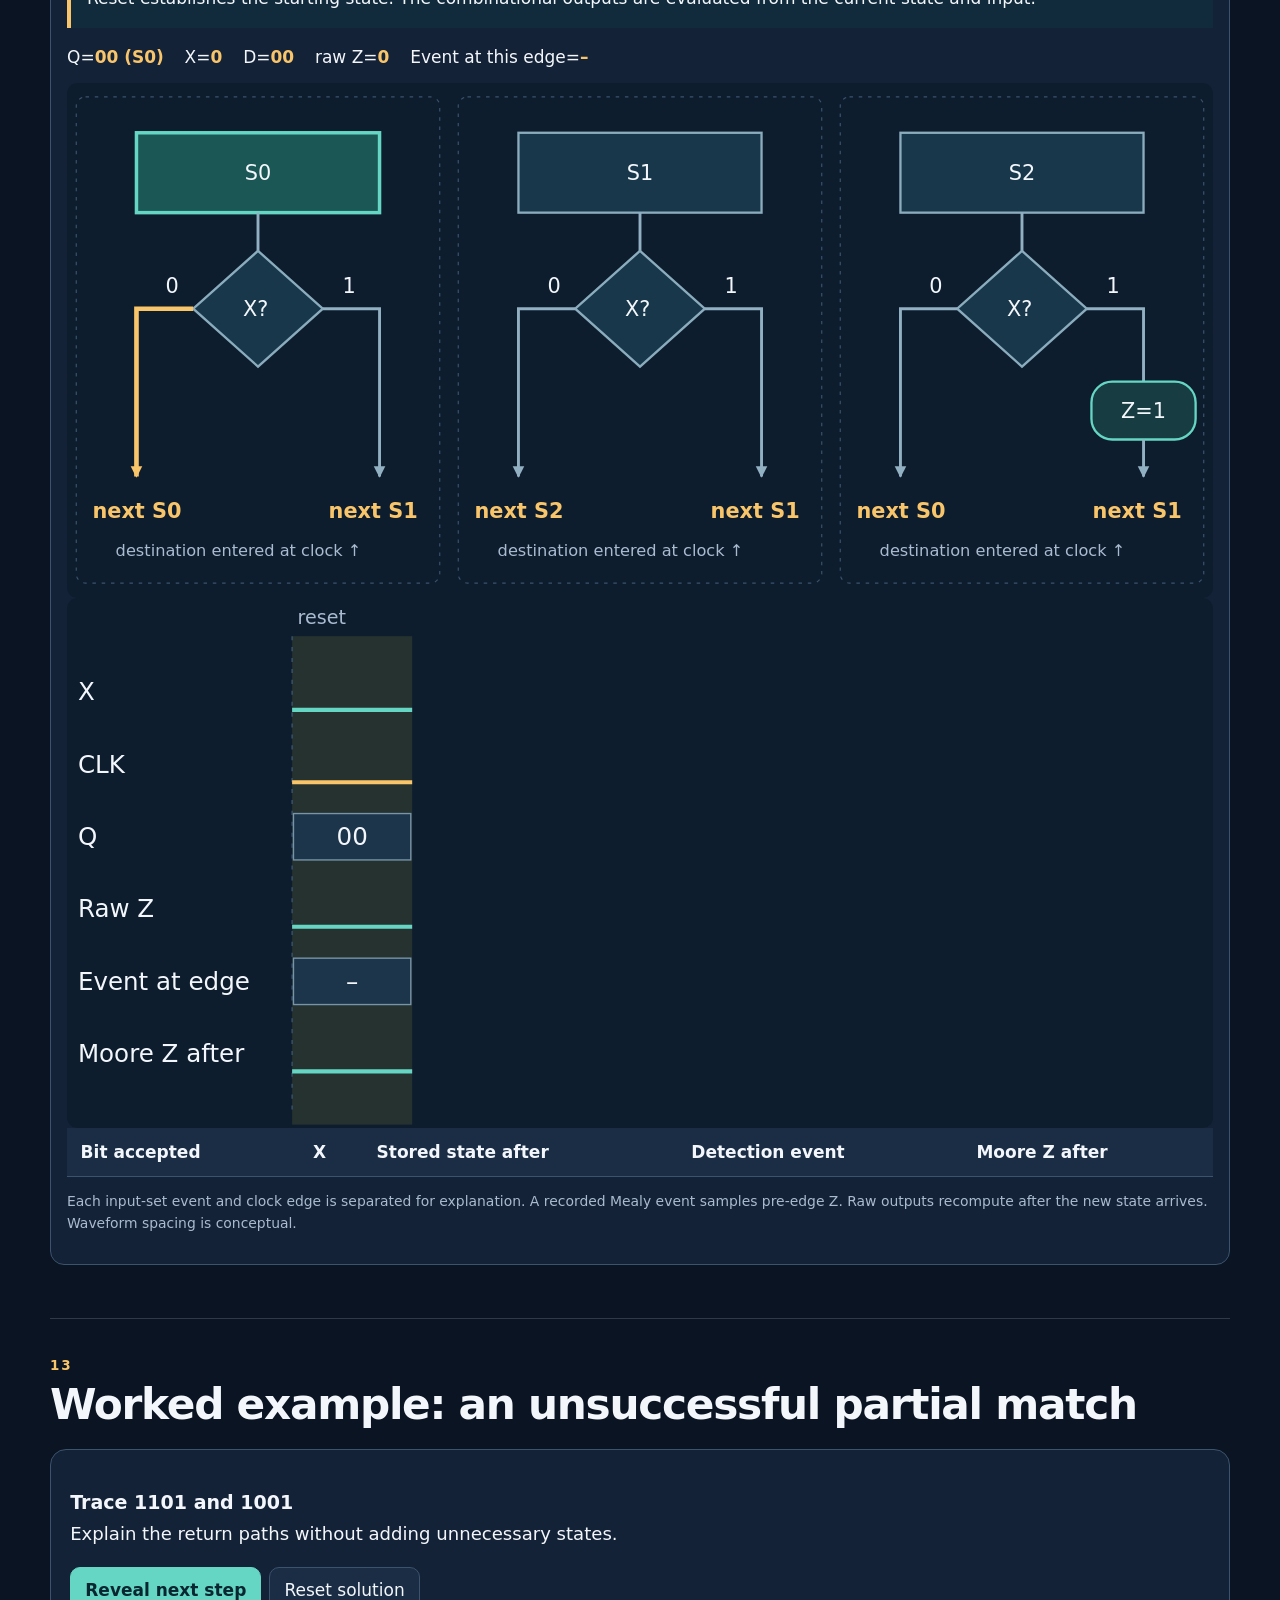
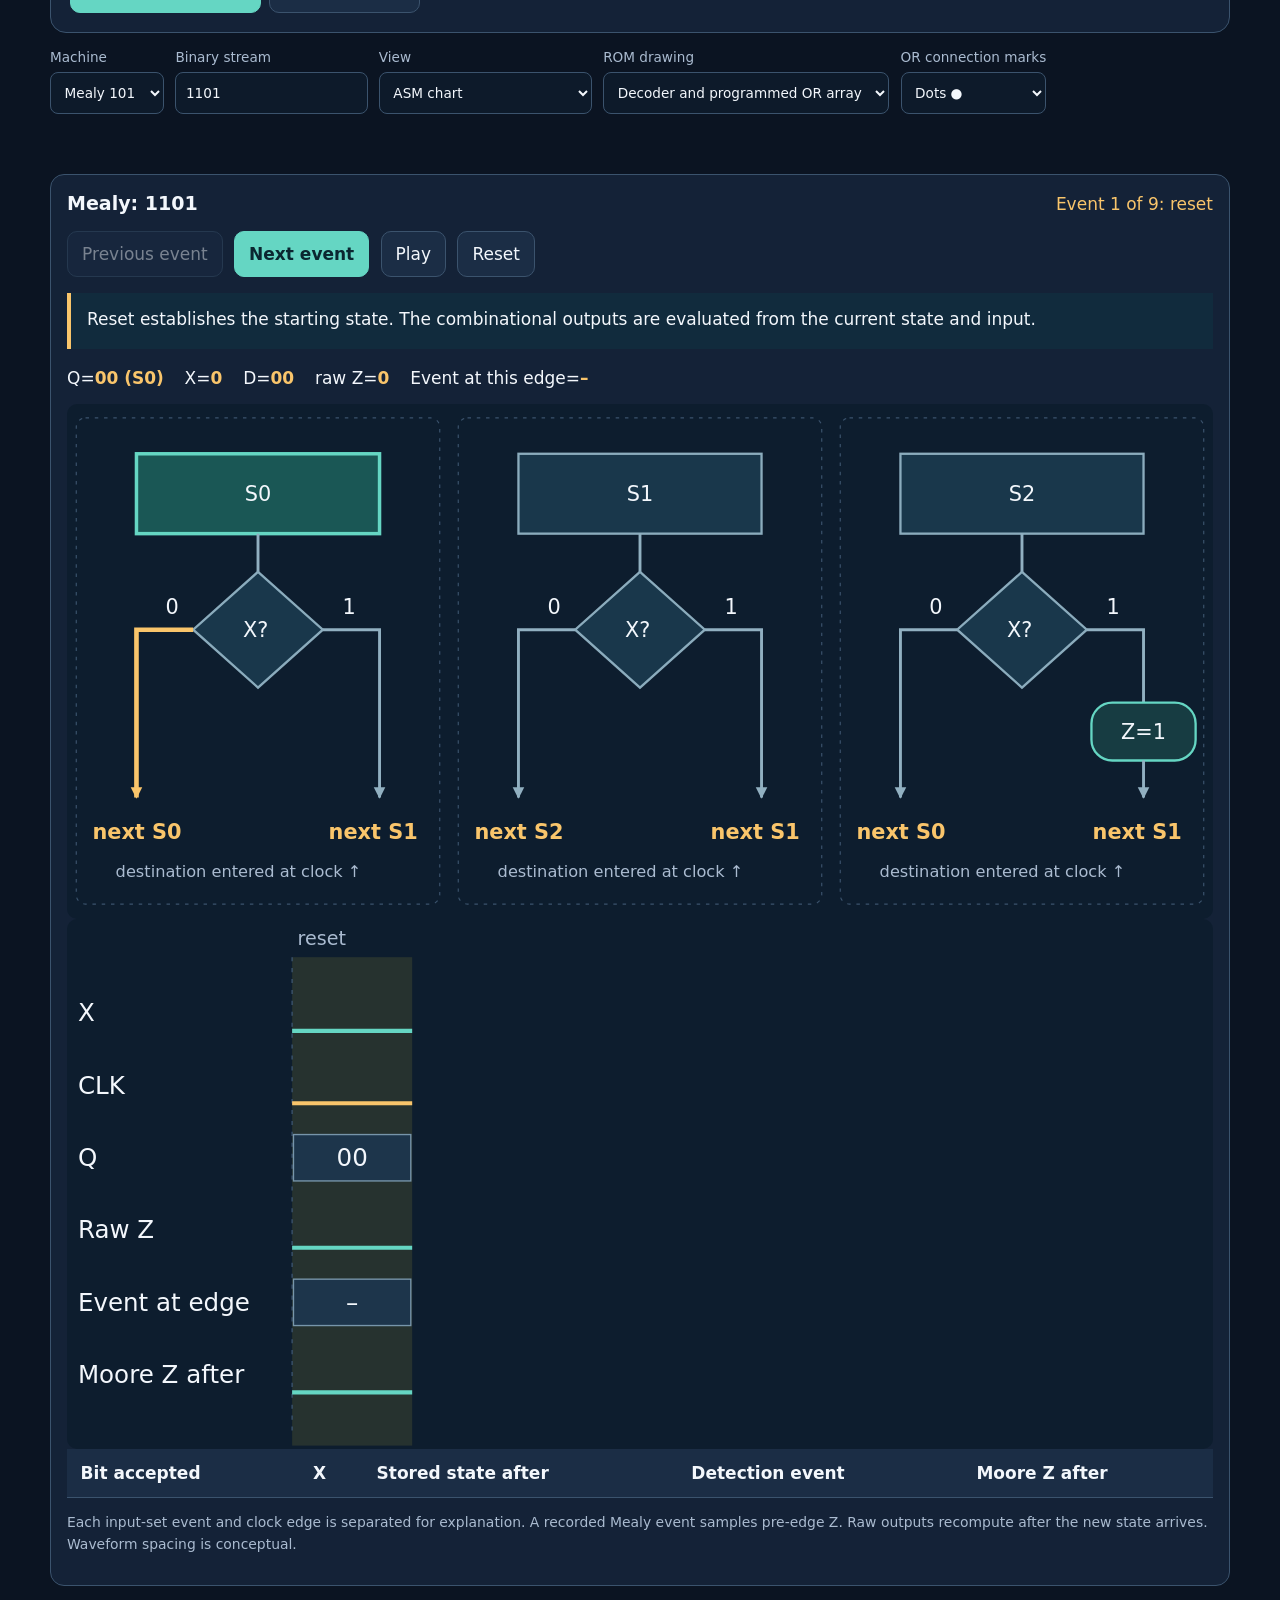
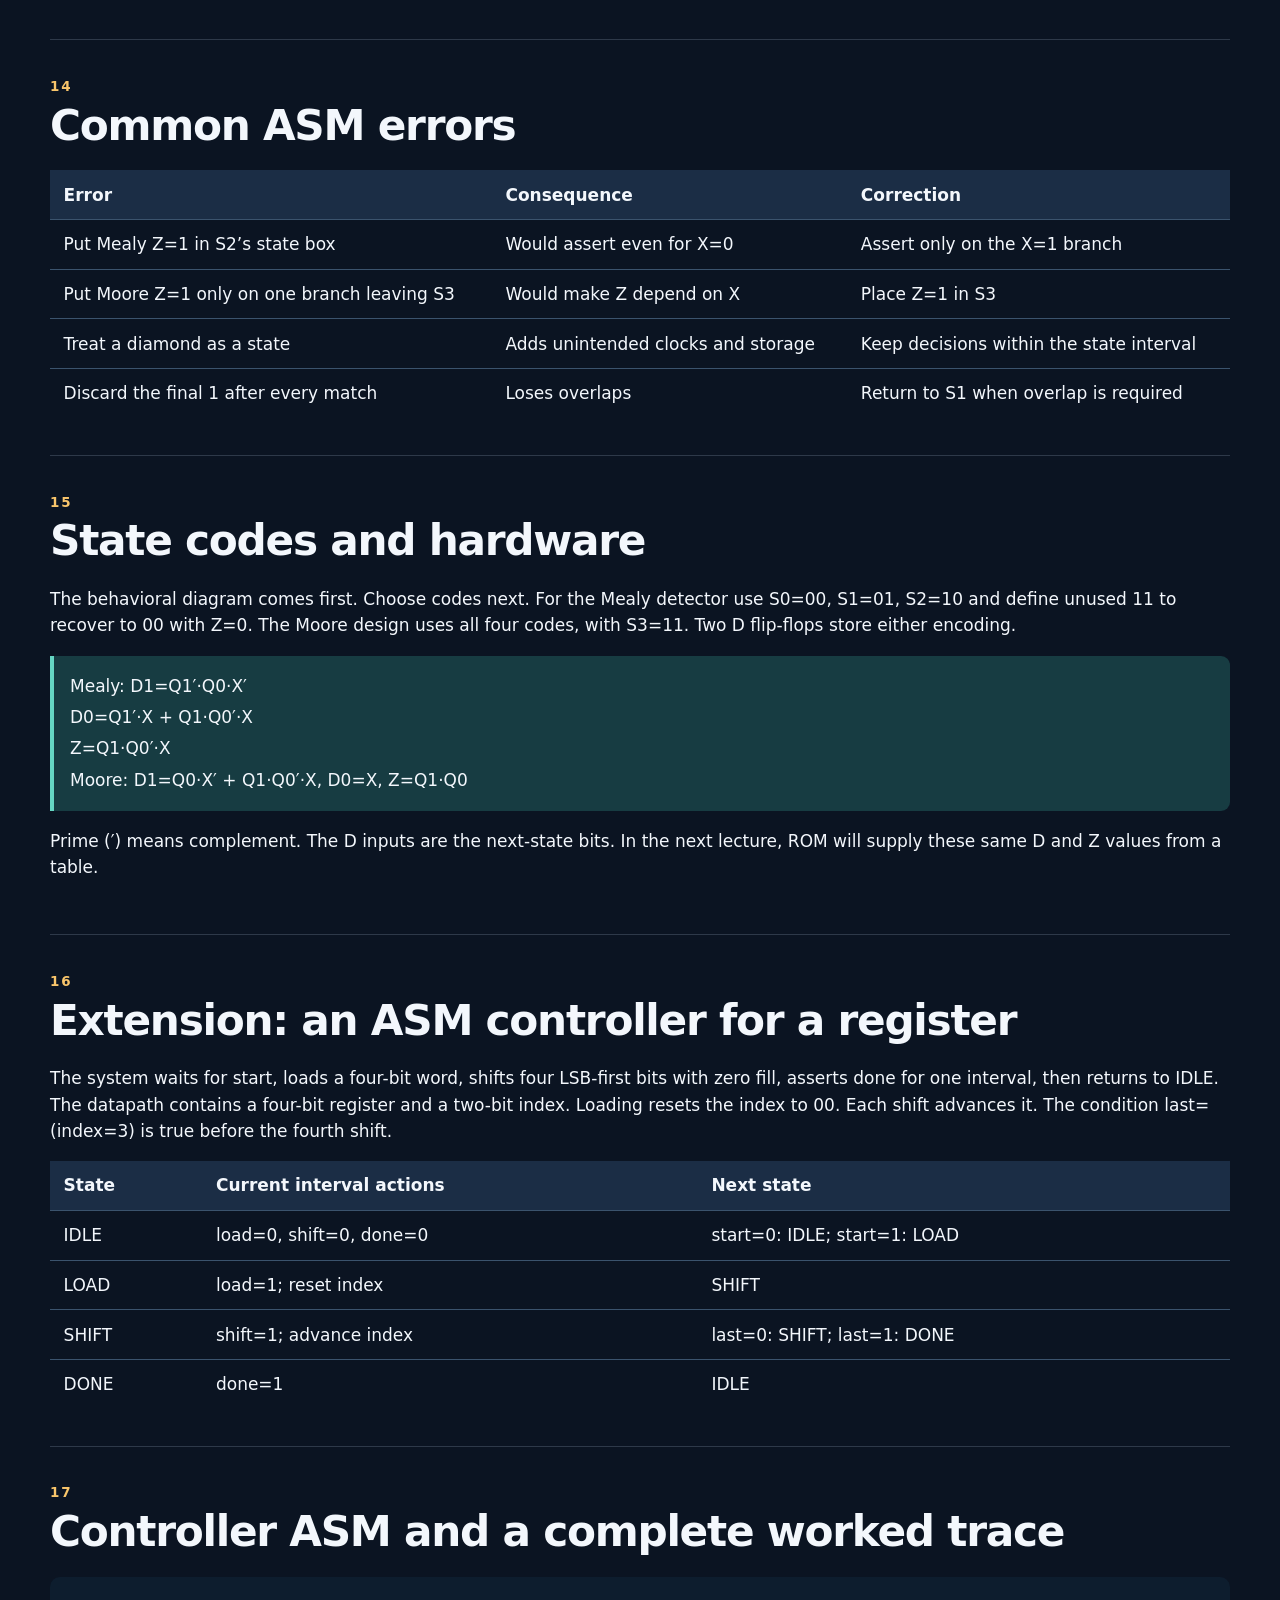
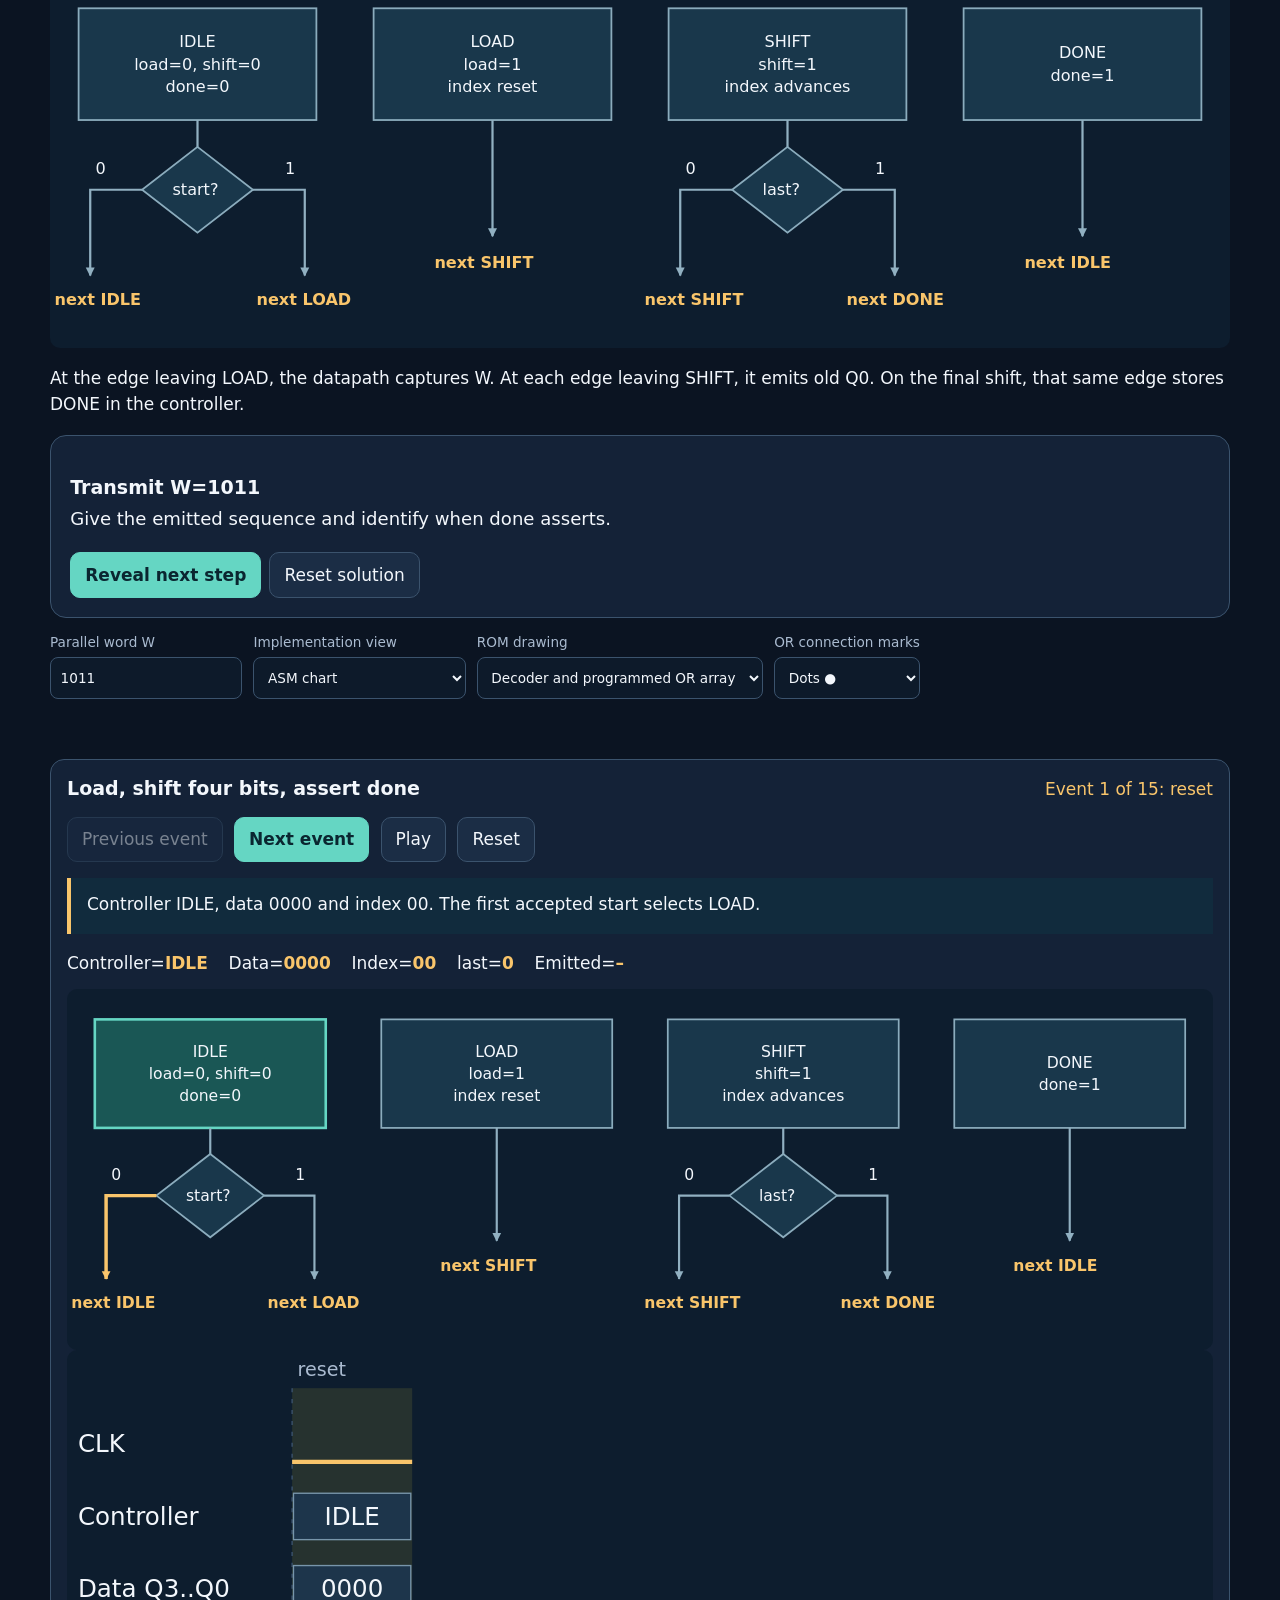
<file: lesson-07.html>
<!doctype html>
<html lang="en"><head><meta charset="utf-8"><meta name="viewport" content="width=device-width, initial-scale=1"><meta name="theme-color" content="#0b1422"><title>Lecture 21 · ELEC 335</title>
  <link rel="stylesheet" href="assets/style.css?v=20261116-pld1">
  <link rel="stylesheet" href="assets/lesson06.css?v=20261116-pld1">
  <link rel="stylesheet" href="assets/final-course.css?v=20261116-pld1">
  <script src="assets/lessons.js?v=20261116-pld1" defer></script>
  <script src="assets/visuals.js?v=20261116-pld1" defer></script>
  <script src="assets/example-visuals.js?v=20261116-pld1" defer></script>
  <script src="assets/lesson06.js?v=20261116-pld1" defer></script>
  <script src="assets/final-models.js?v=20261116-pld1" defer></script>
  <script src="assets/rom-array.js?v=20261116-pld1" defer></script>
  <script src="assets/pld-array.js?v=20261116-pld1" defer></script>
  <script src="assets/course-map.js?v=20261116-pld1" defer></script>
  <script src="assets/final-course.js?v=20261116-pld1" defer></script>
  <script src="assets/app.js?v=20261116-pld1" defer></script>
</head><body data-lesson="07"><a class="skip" href="#app">Skip to lesson</a><header class="topbar"><div class="wrap"><a class="brand" href="index.html">ELEC 335 · Sequential Circuits</a><nav aria-label="Course navigation"><a href="index.html">All lectures</a><button id="present-toggle" class="btn small" type="button">Present</button></nav></div></header><main id="app" class="wrap"></main><footer class="footer"><div class="wrap"><div id="footer-nav" class="footer-nav"></div><p>ELEC 335 · Digital Logic Design · 2026<br>Aligned to Marcovitz, <em>Introduction to Logic Design</em>, 3rd ed. Original teaching examples.</p></div></footer>
<div class="present-bar" id="present-bar" aria-label="Presentation controls"><button type="button" class="btn small prev">Previous</button><span class="progress-text" aria-live="polite"></span><button type="button" class="btn small next">Next</button><button type="button" class="btn small exit">Exit</button></div>
</body></html>
</file>
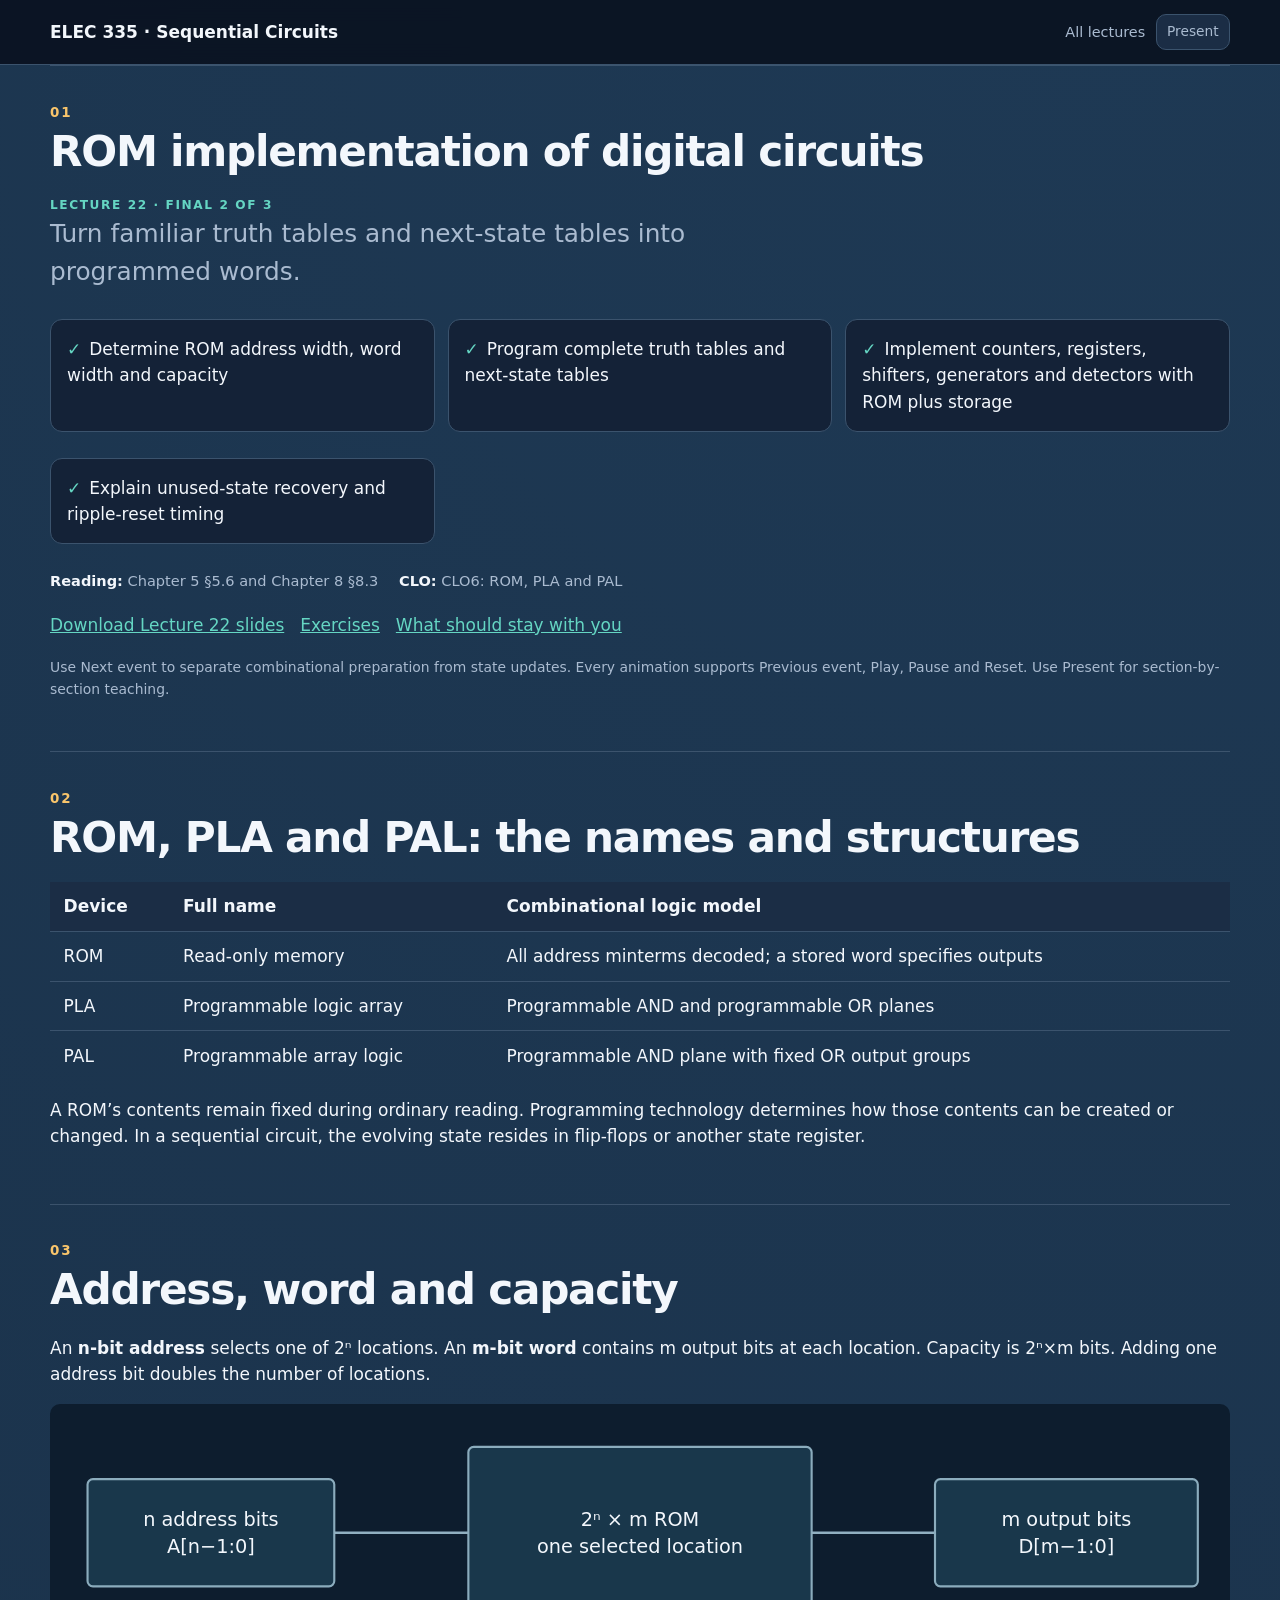
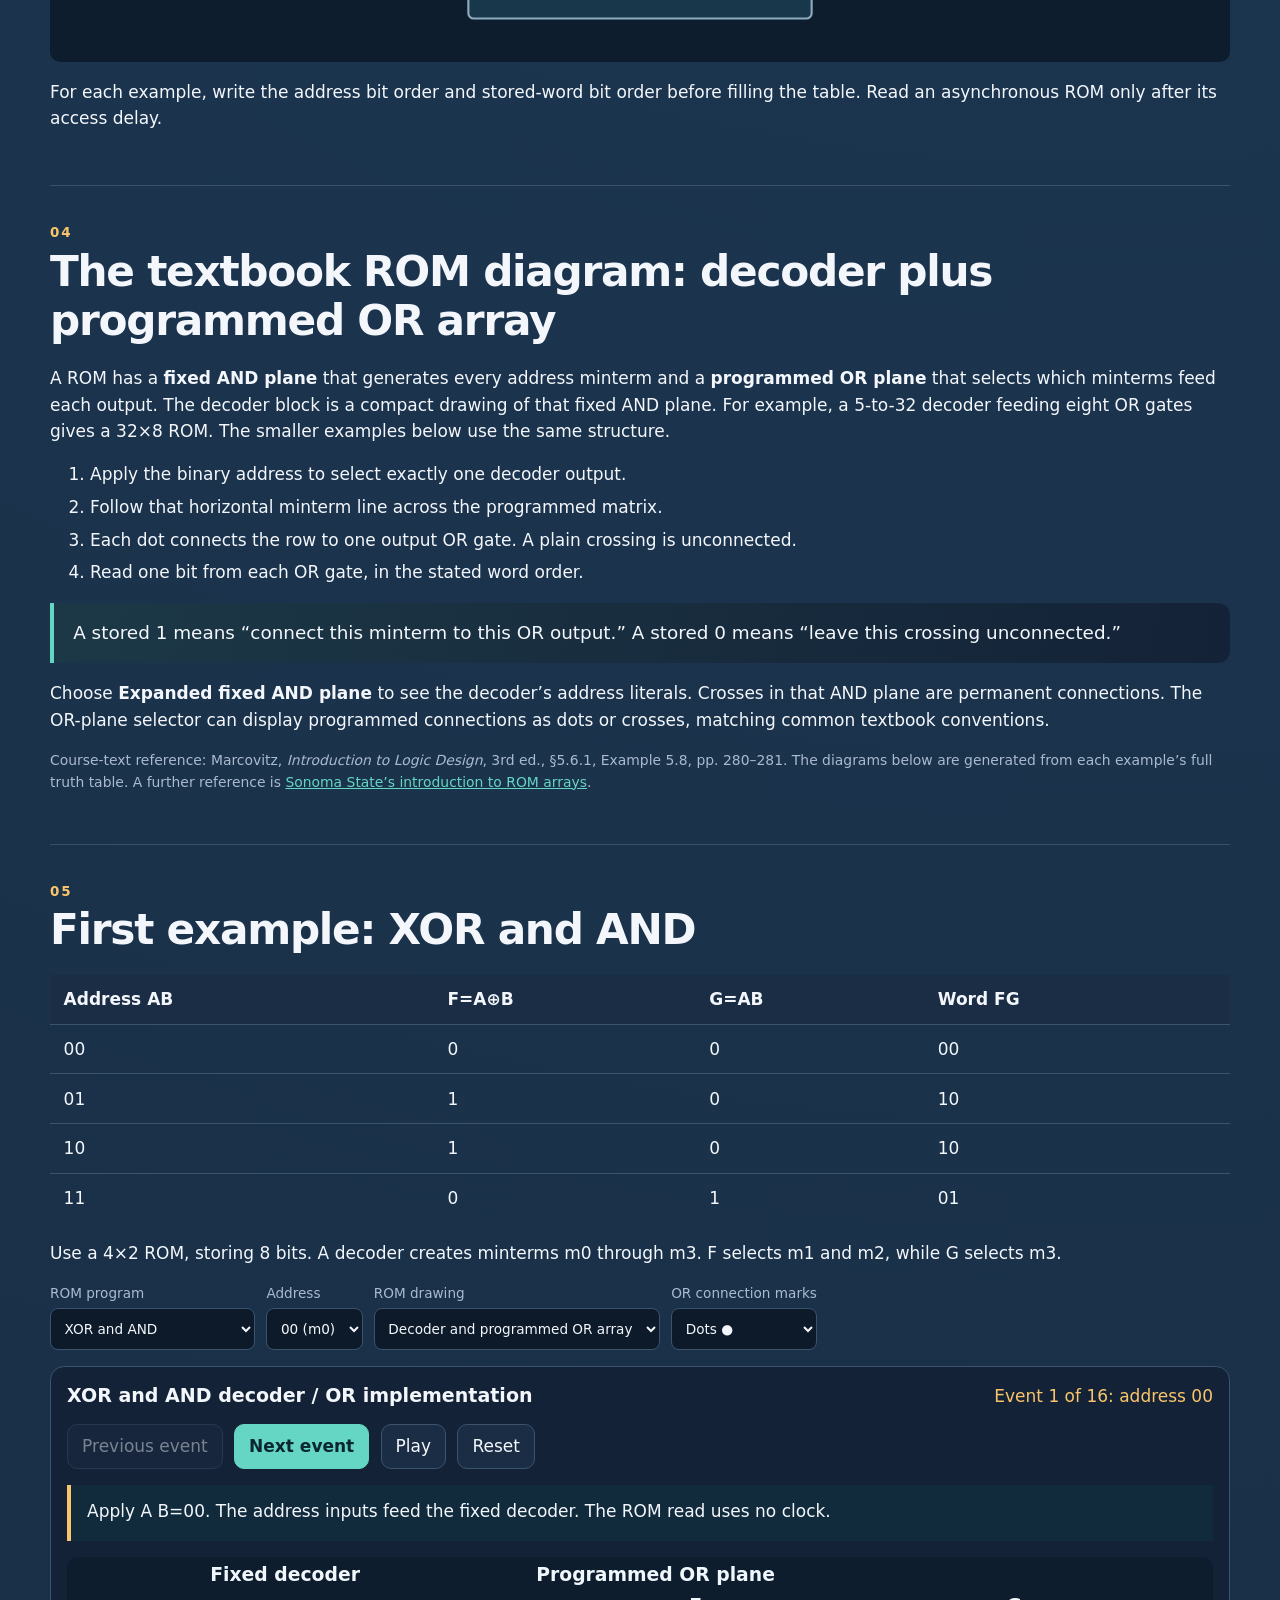
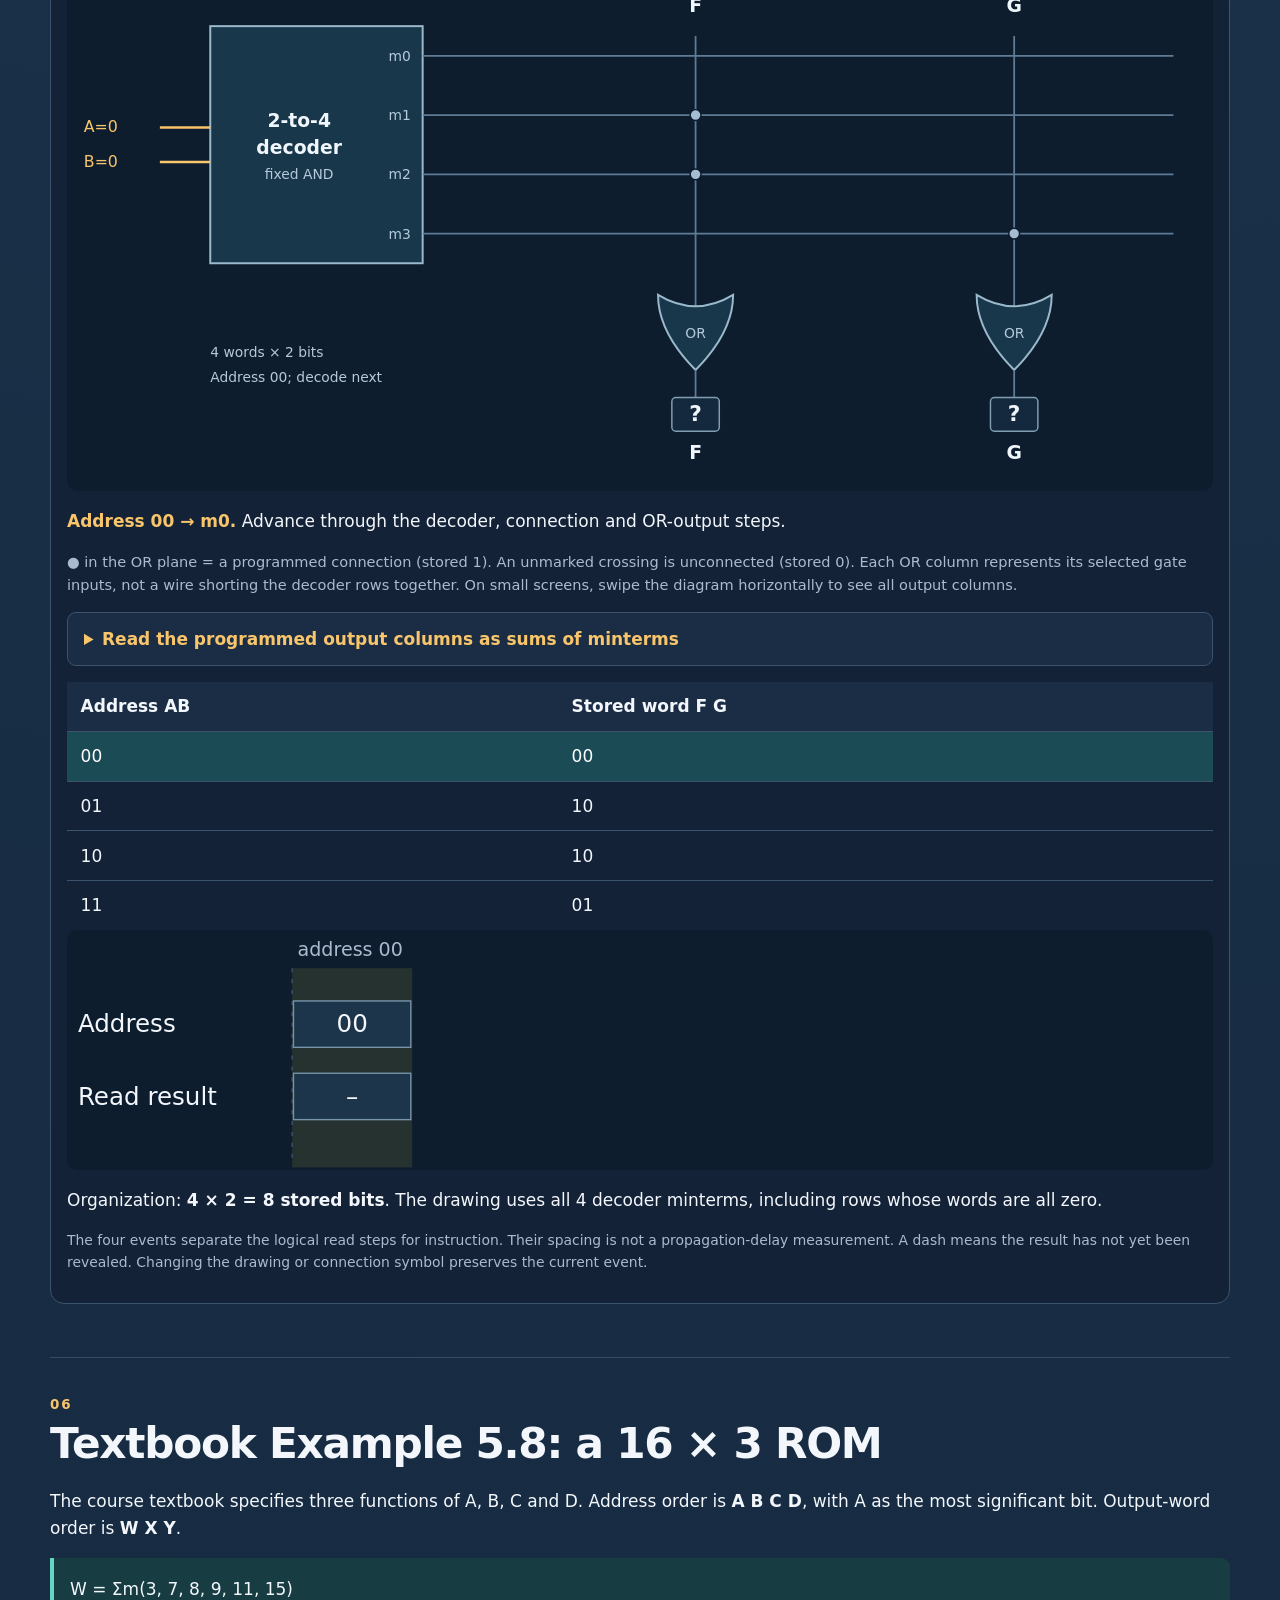
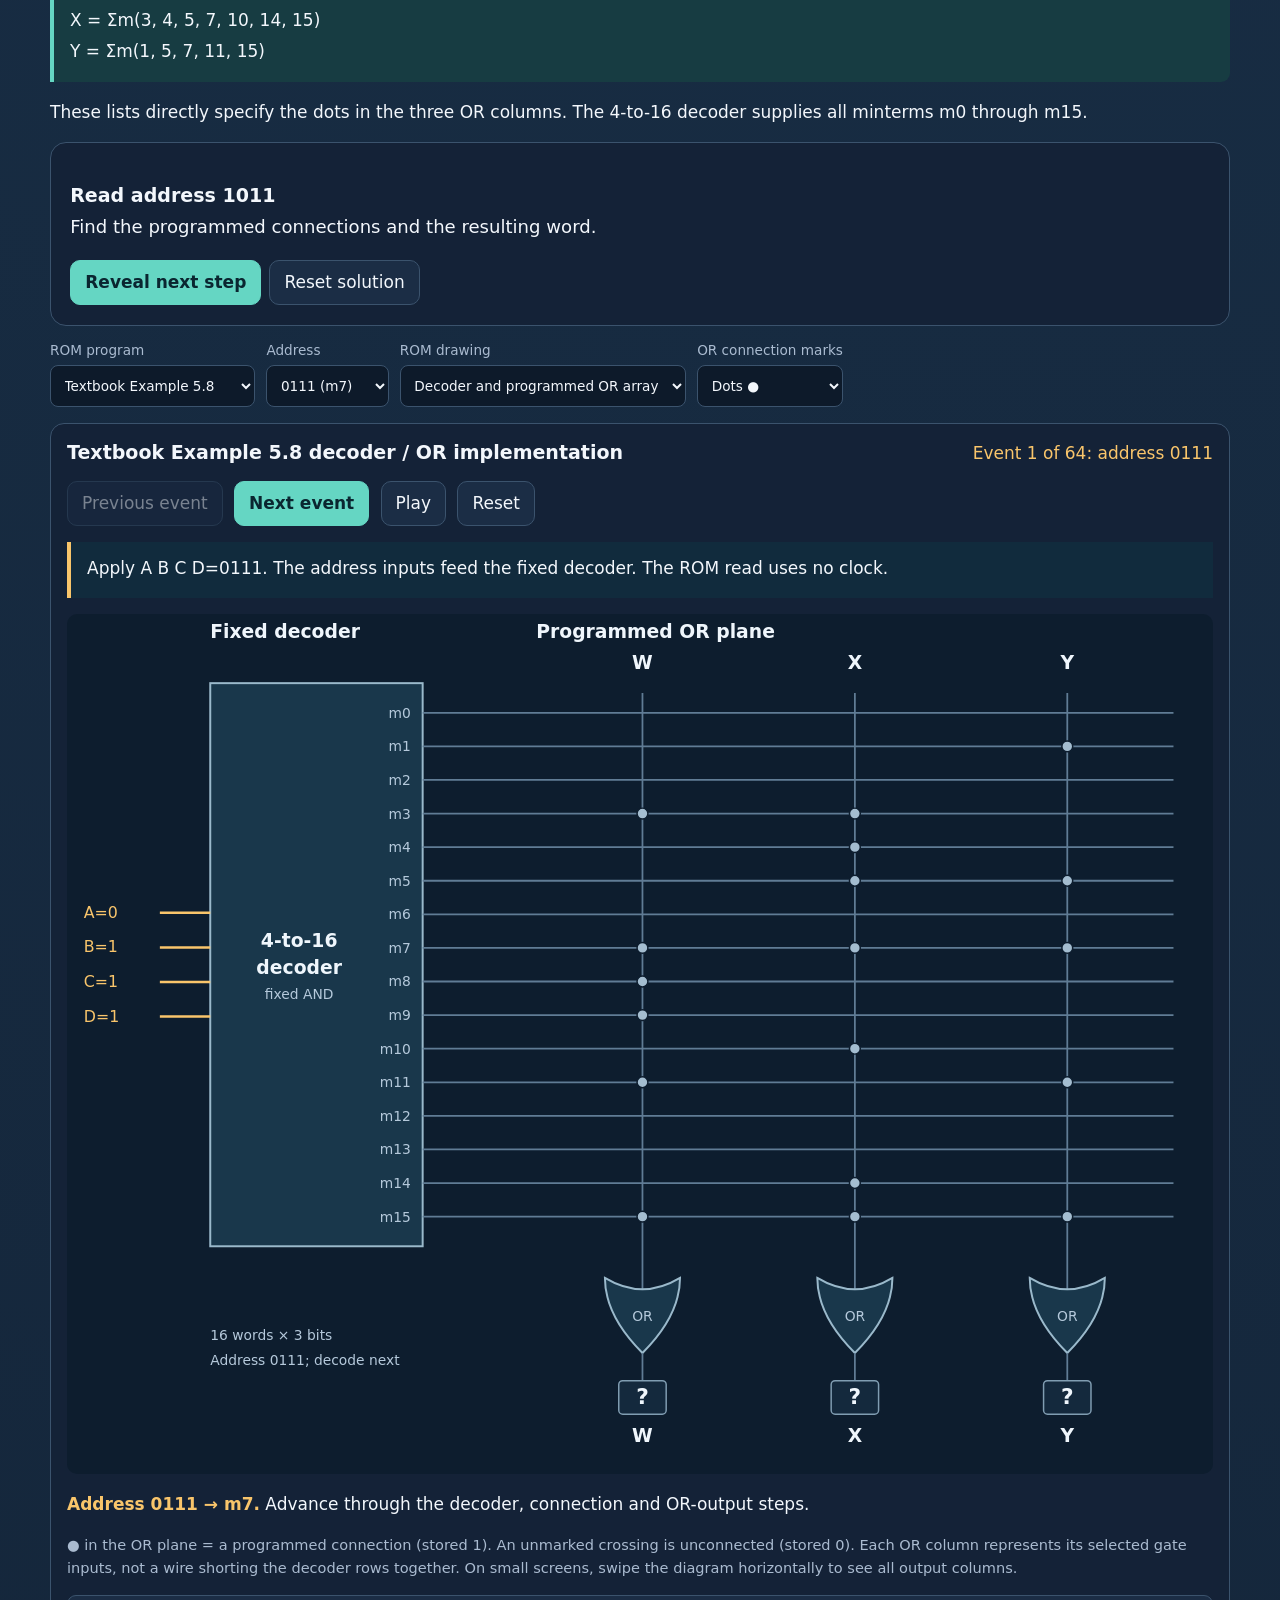
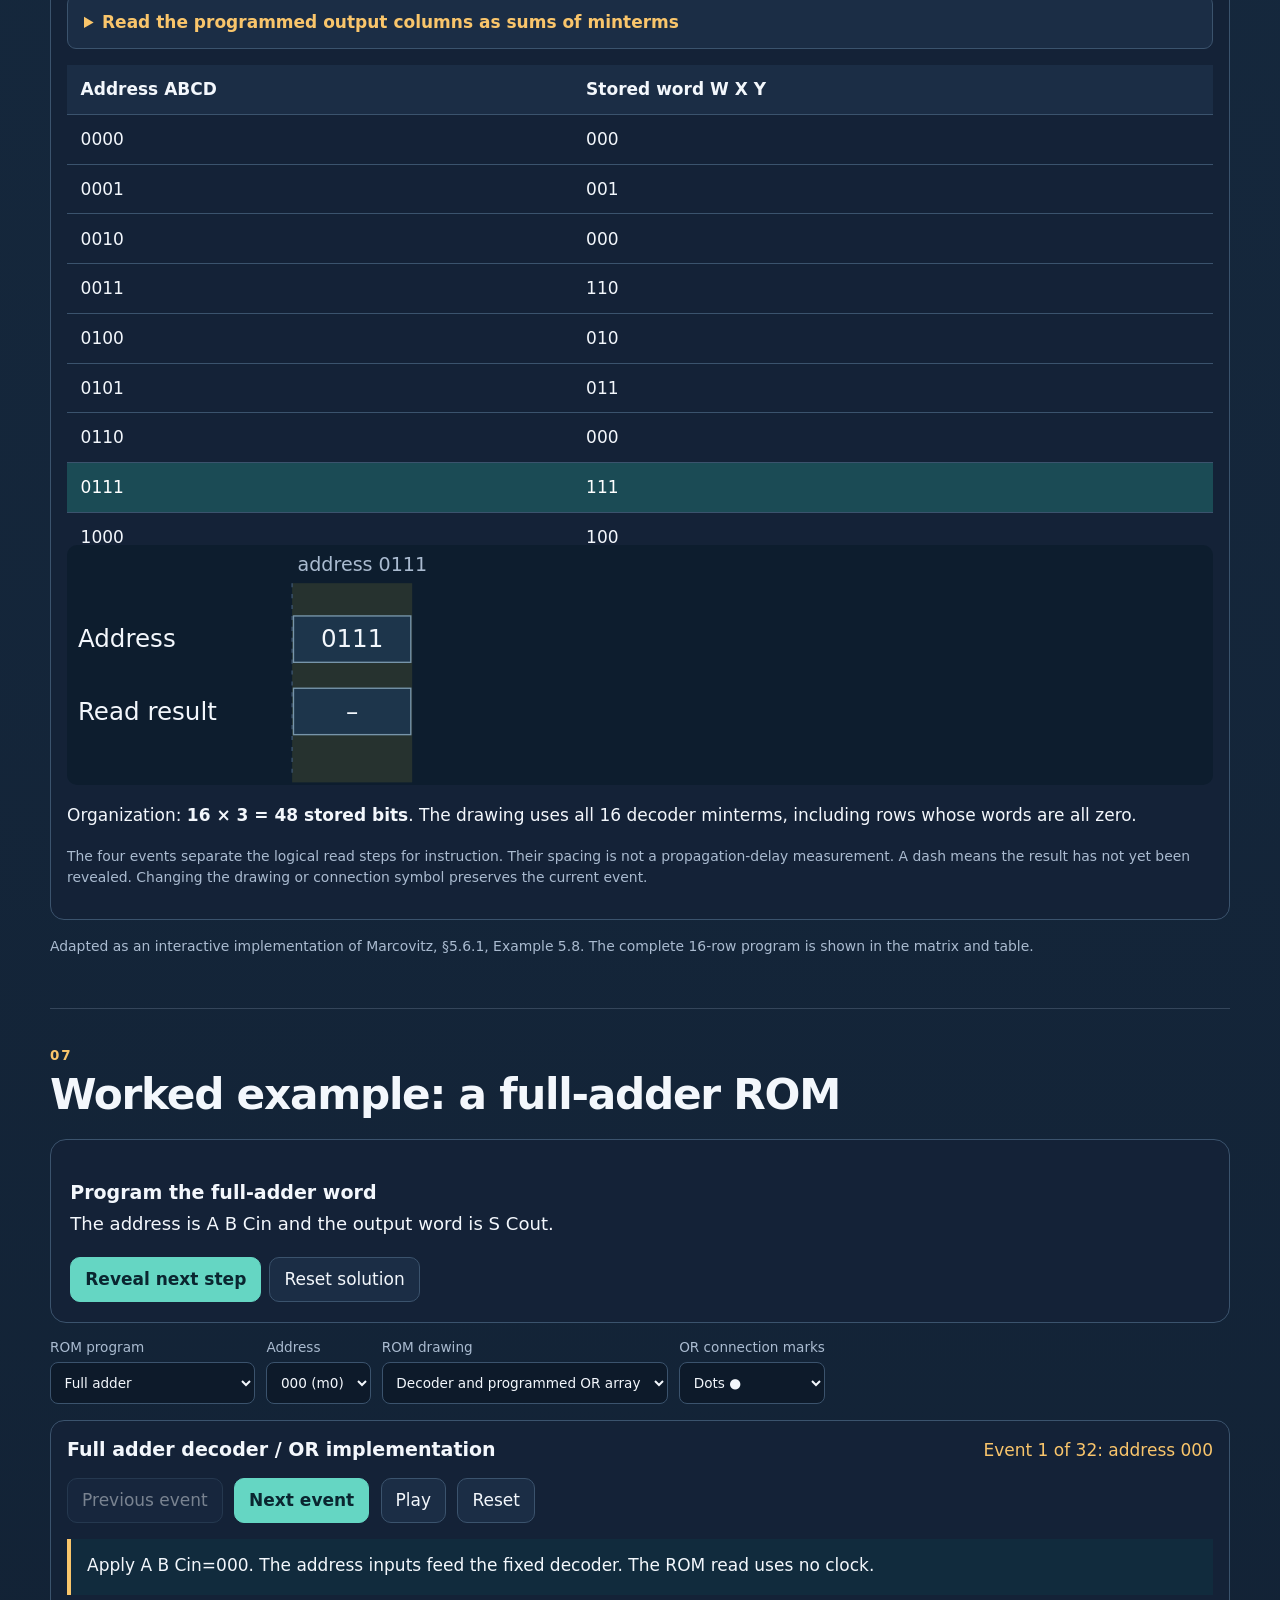
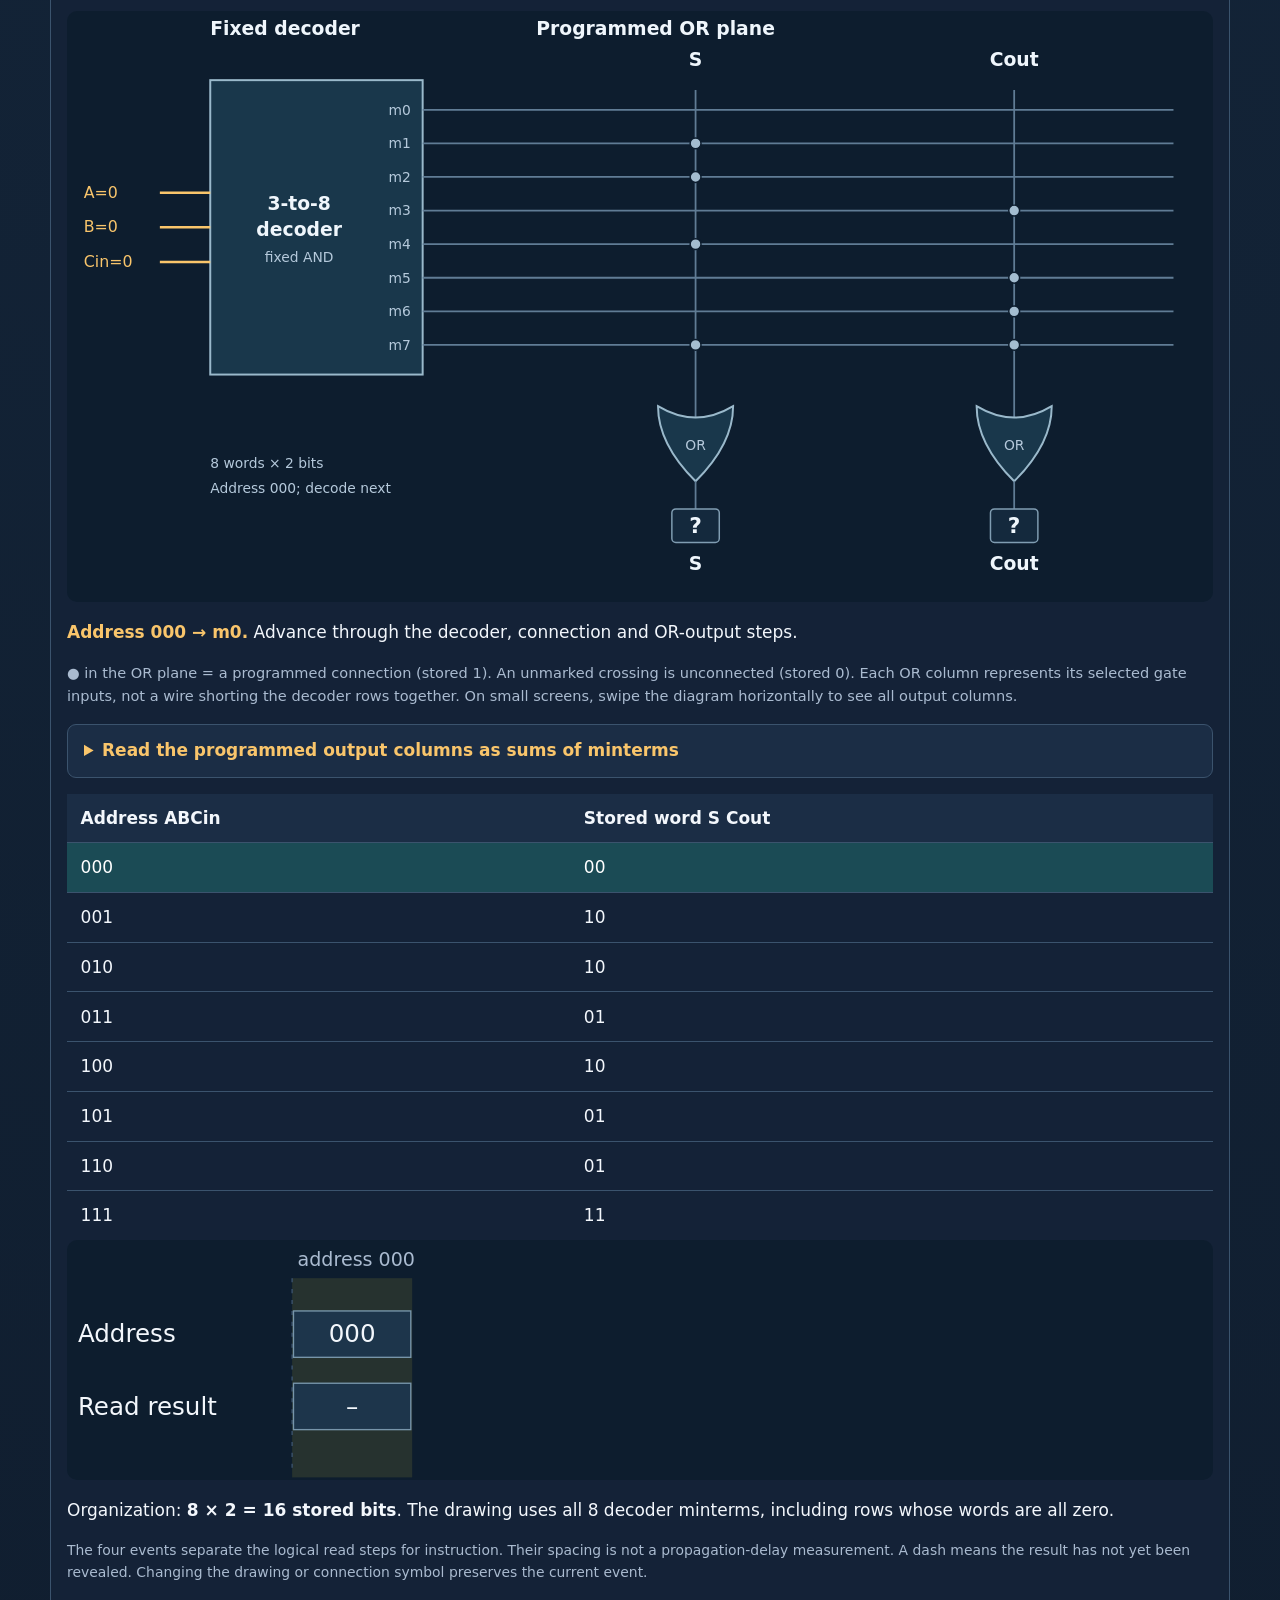
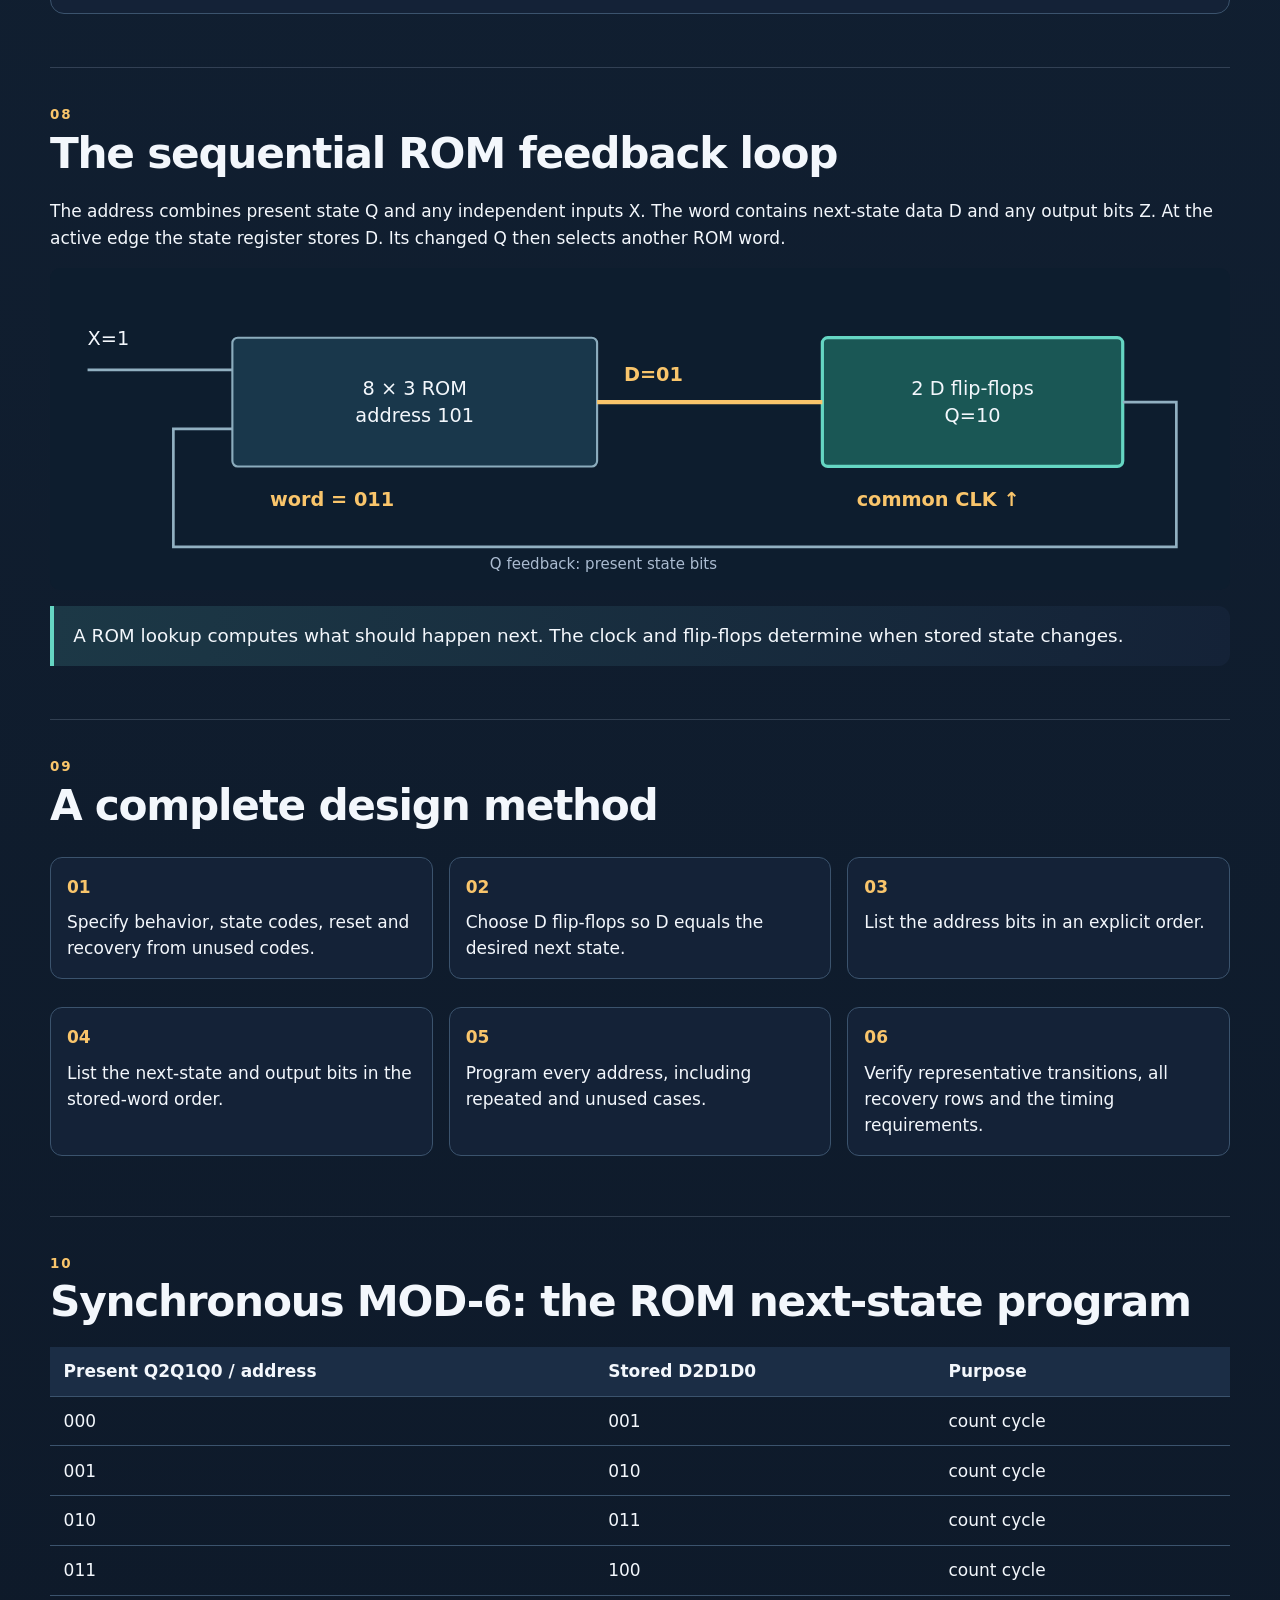
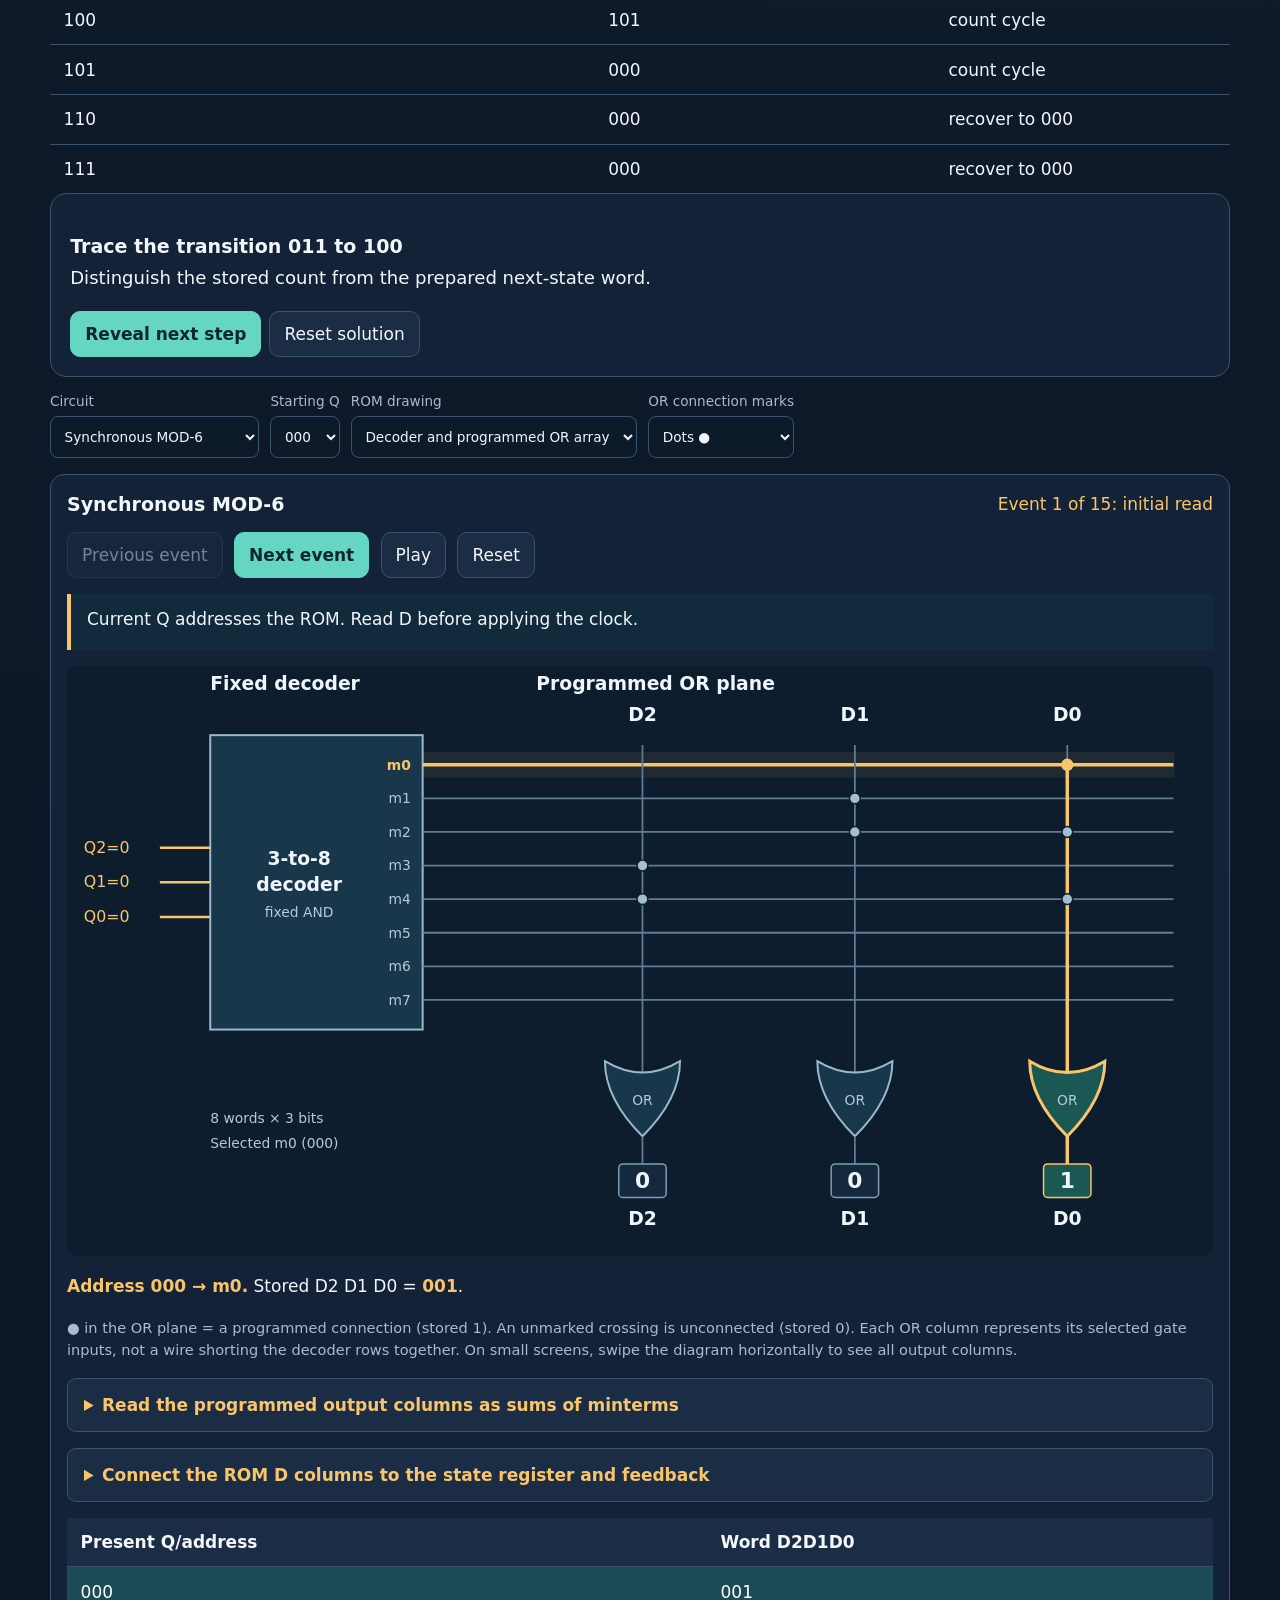
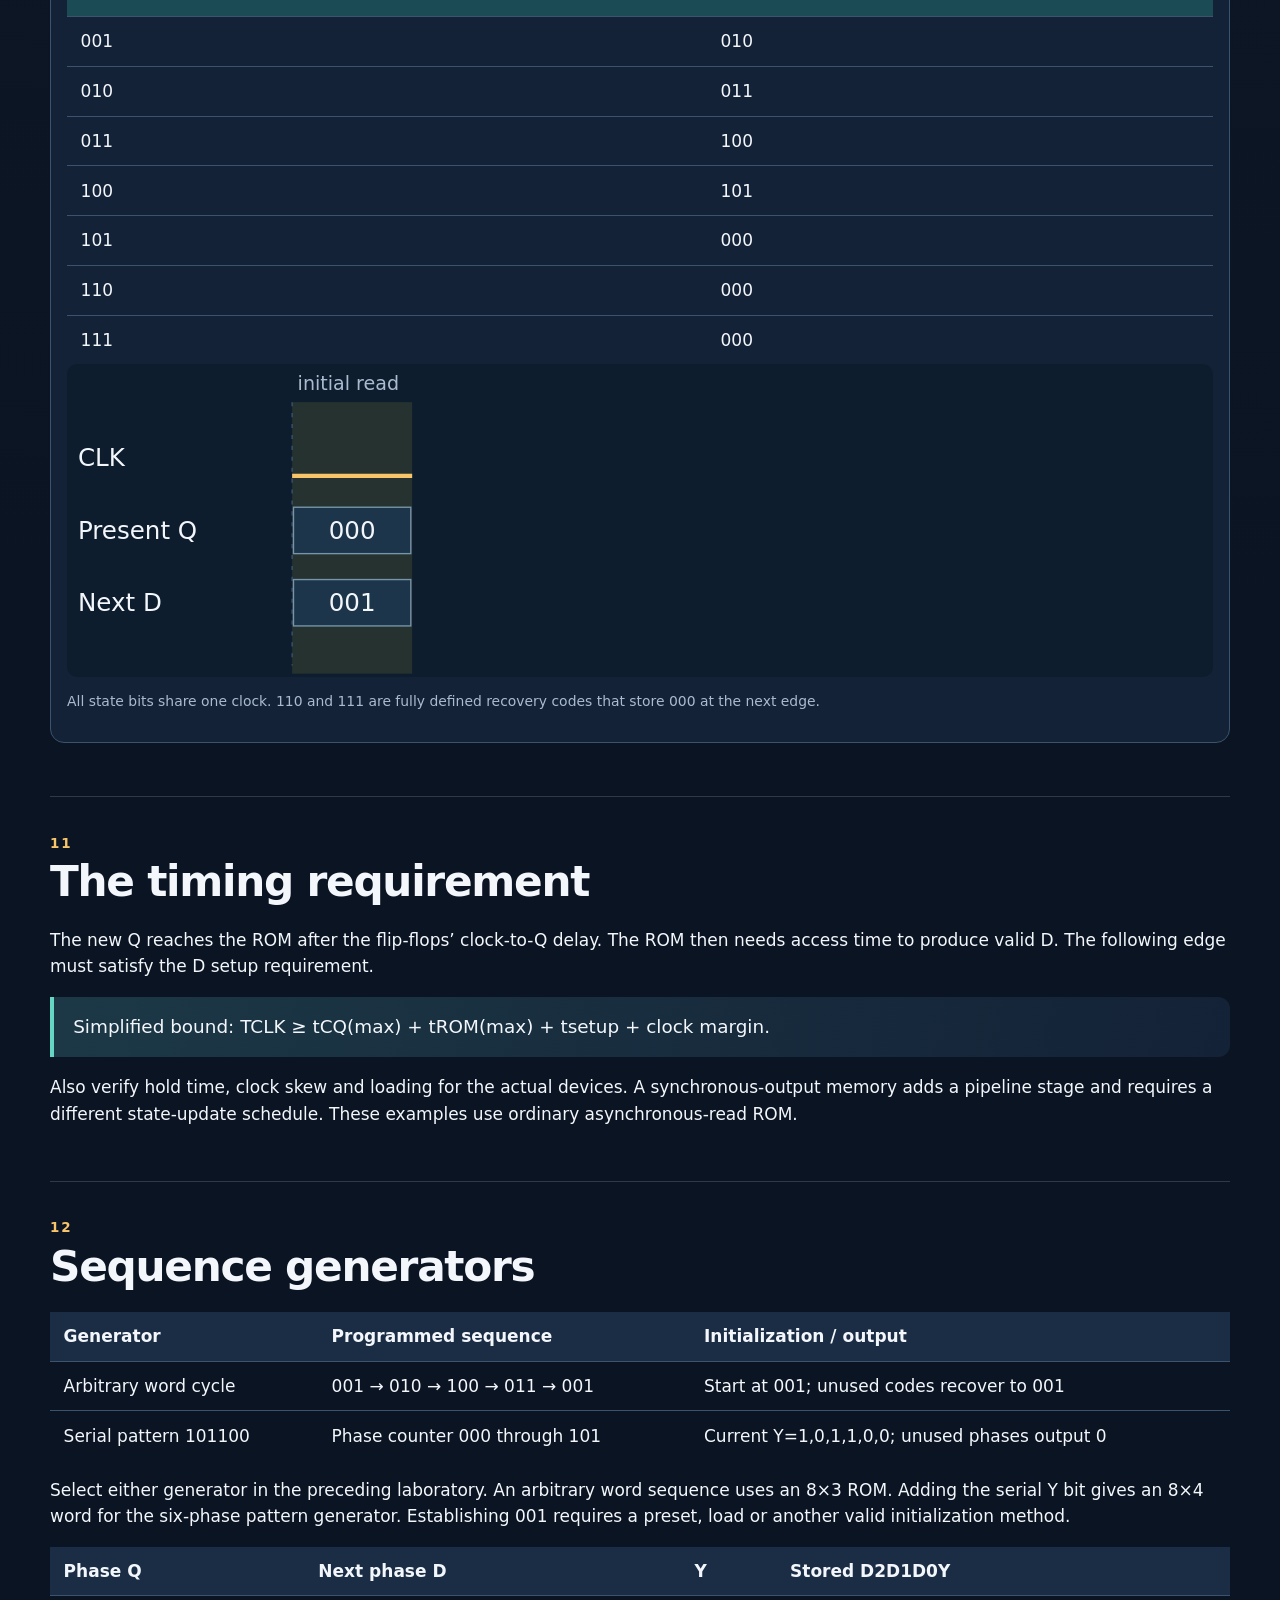
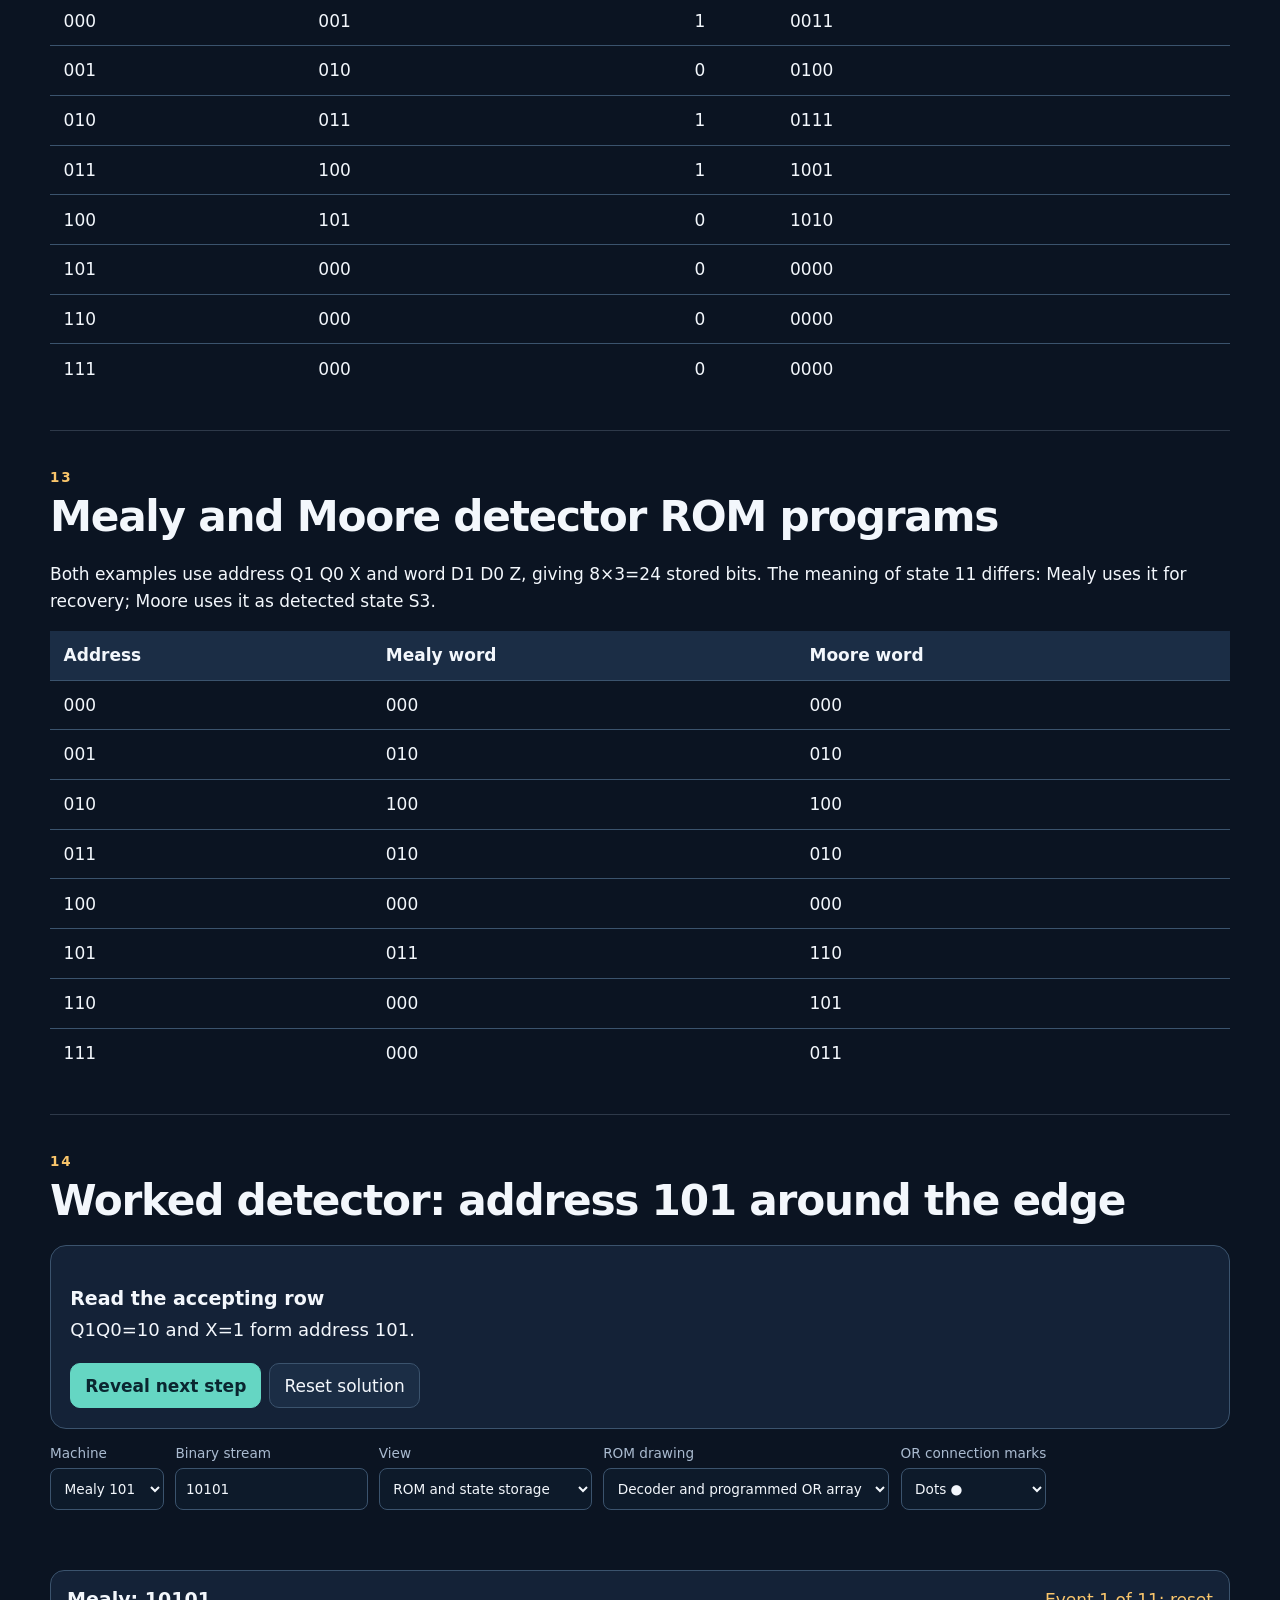
<file: lesson-08.html>
<!doctype html>
<html lang="en"><head><meta charset="utf-8"><meta name="viewport" content="width=device-width, initial-scale=1"><meta name="theme-color" content="#0b1422"><title>Lecture 22 · ELEC 335</title>
  <link rel="stylesheet" href="assets/style.css?v=20261116-pld1">
  <link rel="stylesheet" href="assets/lesson06.css?v=20261116-pld1">
  <link rel="stylesheet" href="assets/final-course.css?v=20261116-pld1">
  <script src="assets/lessons.js?v=20261116-pld1" defer></script>
  <script src="assets/visuals.js?v=20261116-pld1" defer></script>
  <script src="assets/example-visuals.js?v=20261116-pld1" defer></script>
  <script src="assets/lesson06.js?v=20261116-pld1" defer></script>
  <script src="assets/final-models.js?v=20261116-pld1" defer></script>
  <script src="assets/rom-array.js?v=20261116-pld1" defer></script>
  <script src="assets/pld-array.js?v=20261116-pld1" defer></script>
  <script src="assets/course-map.js?v=20261116-pld1" defer></script>
  <script src="assets/final-course.js?v=20261116-pld1" defer></script>
  <script src="assets/app.js?v=20261116-pld1" defer></script>
</head><body data-lesson="08"><a class="skip" href="#app">Skip to lesson</a><header class="topbar"><div class="wrap"><a class="brand" href="index.html">ELEC 335 · Sequential Circuits</a><nav aria-label="Course navigation"><a href="index.html">All lectures</a><button id="present-toggle" class="btn small" type="button">Present</button></nav></div></header><main id="app" class="wrap"></main><footer class="footer"><div class="wrap"><div id="footer-nav" class="footer-nav"></div><p>ELEC 335 · Digital Logic Design · 2026<br>Aligned to Marcovitz, <em>Introduction to Logic Design</em>, 3rd ed. Original teaching examples.</p></div></footer>
<div class="present-bar" id="present-bar" aria-label="Presentation controls"><button type="button" class="btn small prev">Previous</button><span class="progress-text" aria-live="polite"></span><button type="button" class="btn small next">Next</button><button type="button" class="btn small exit">Exit</button></div>
</body></html>
</file>
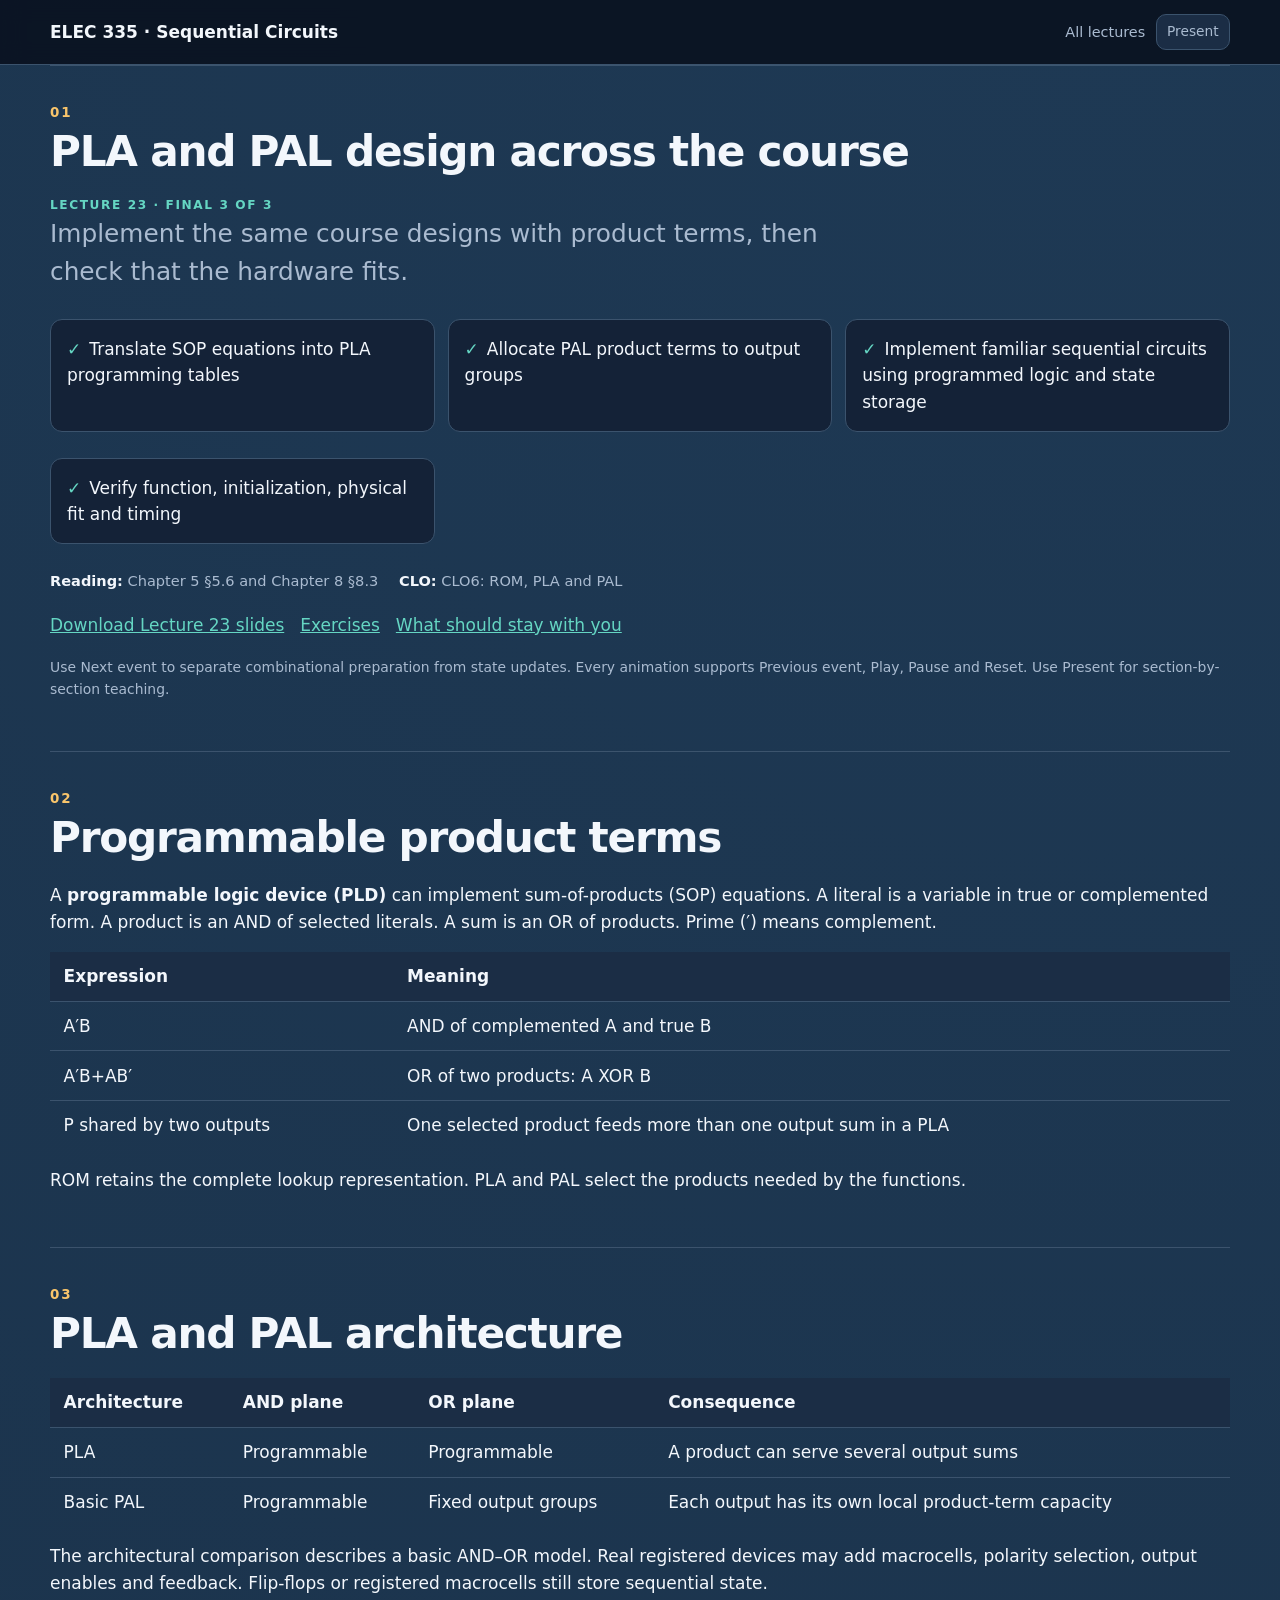
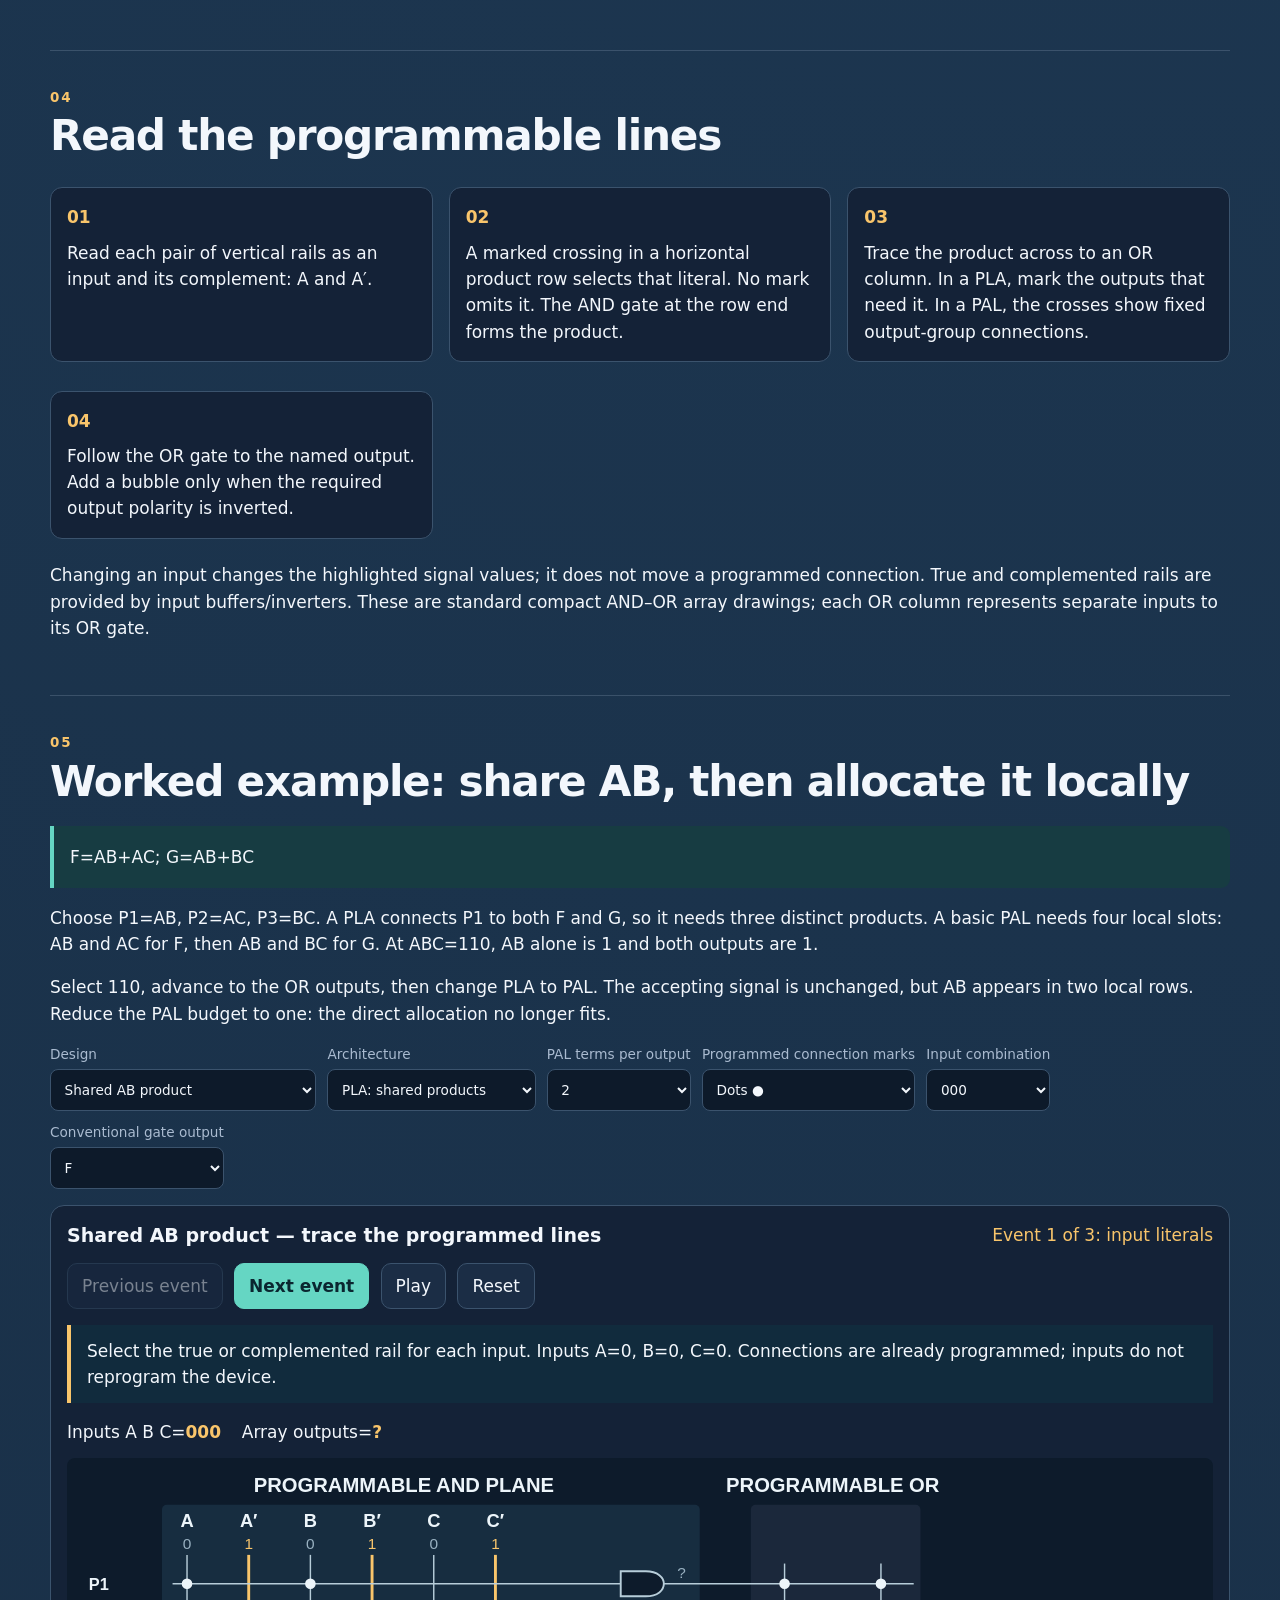
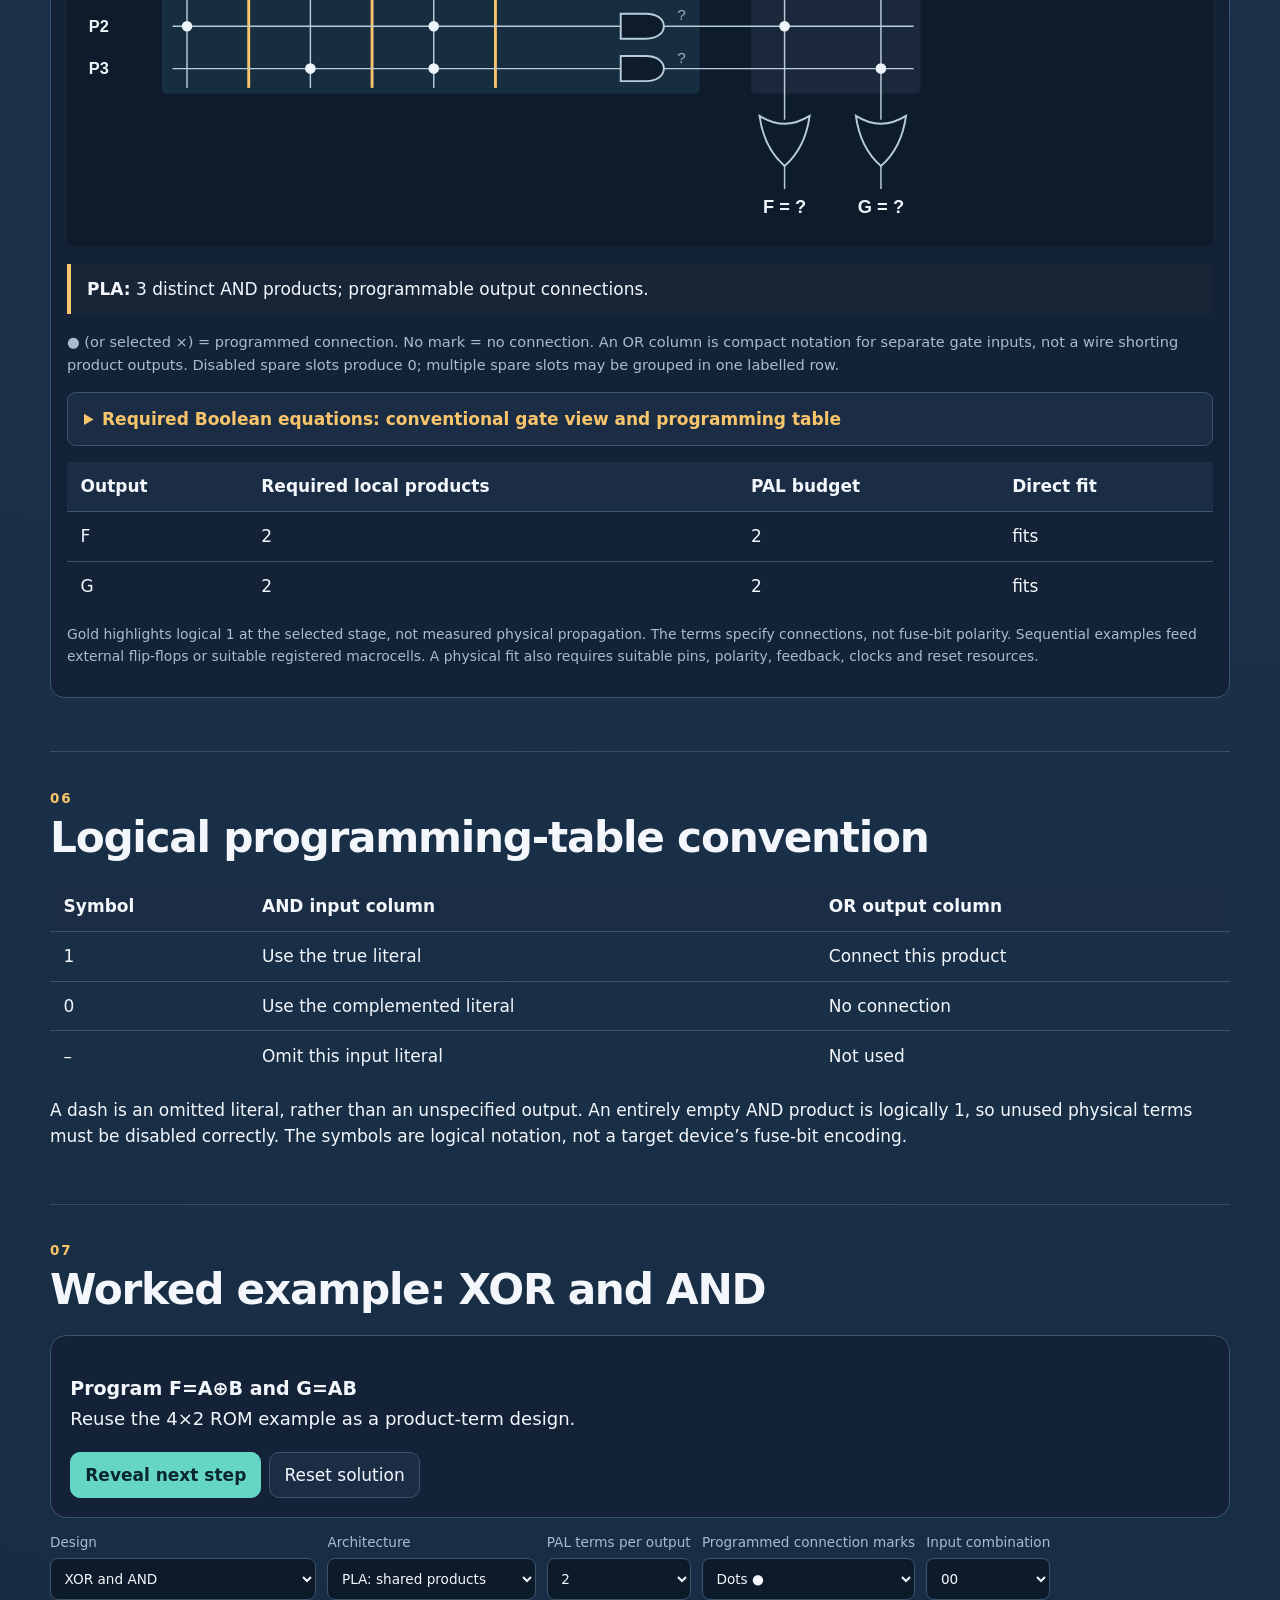
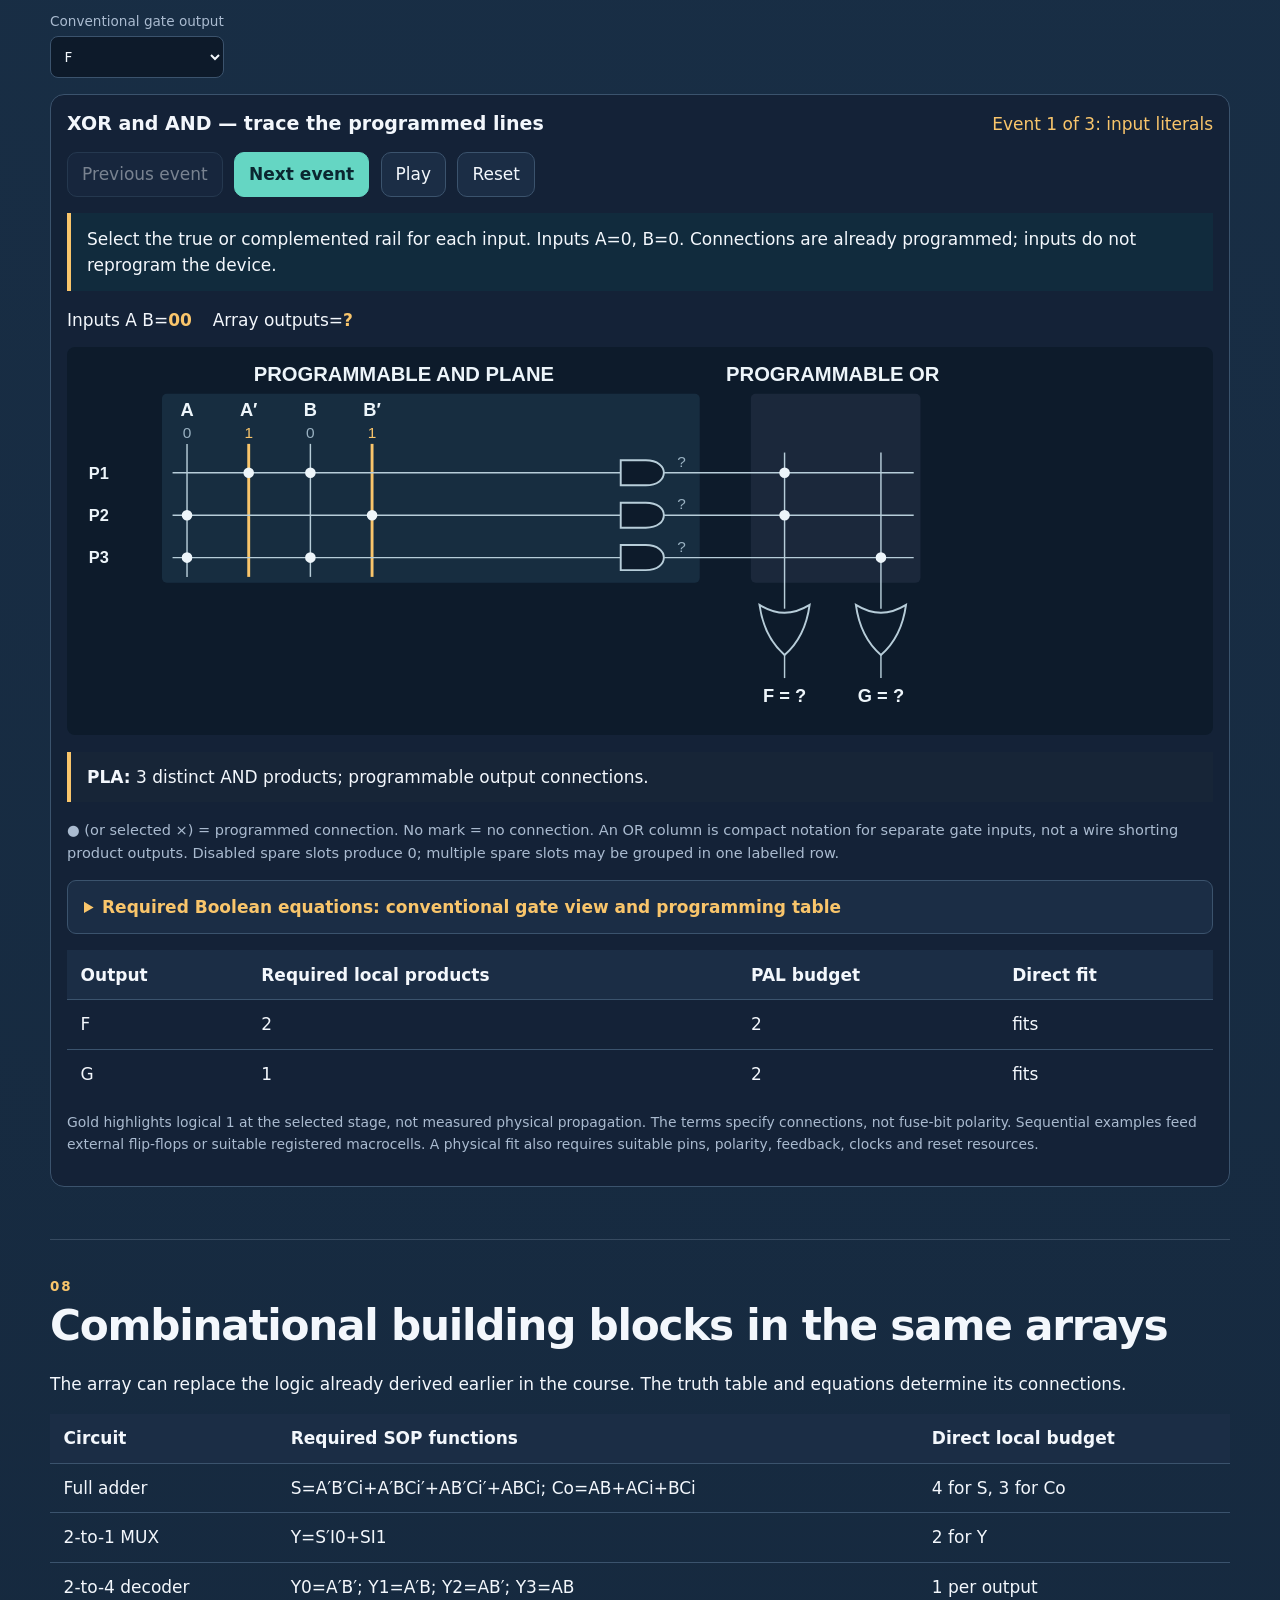
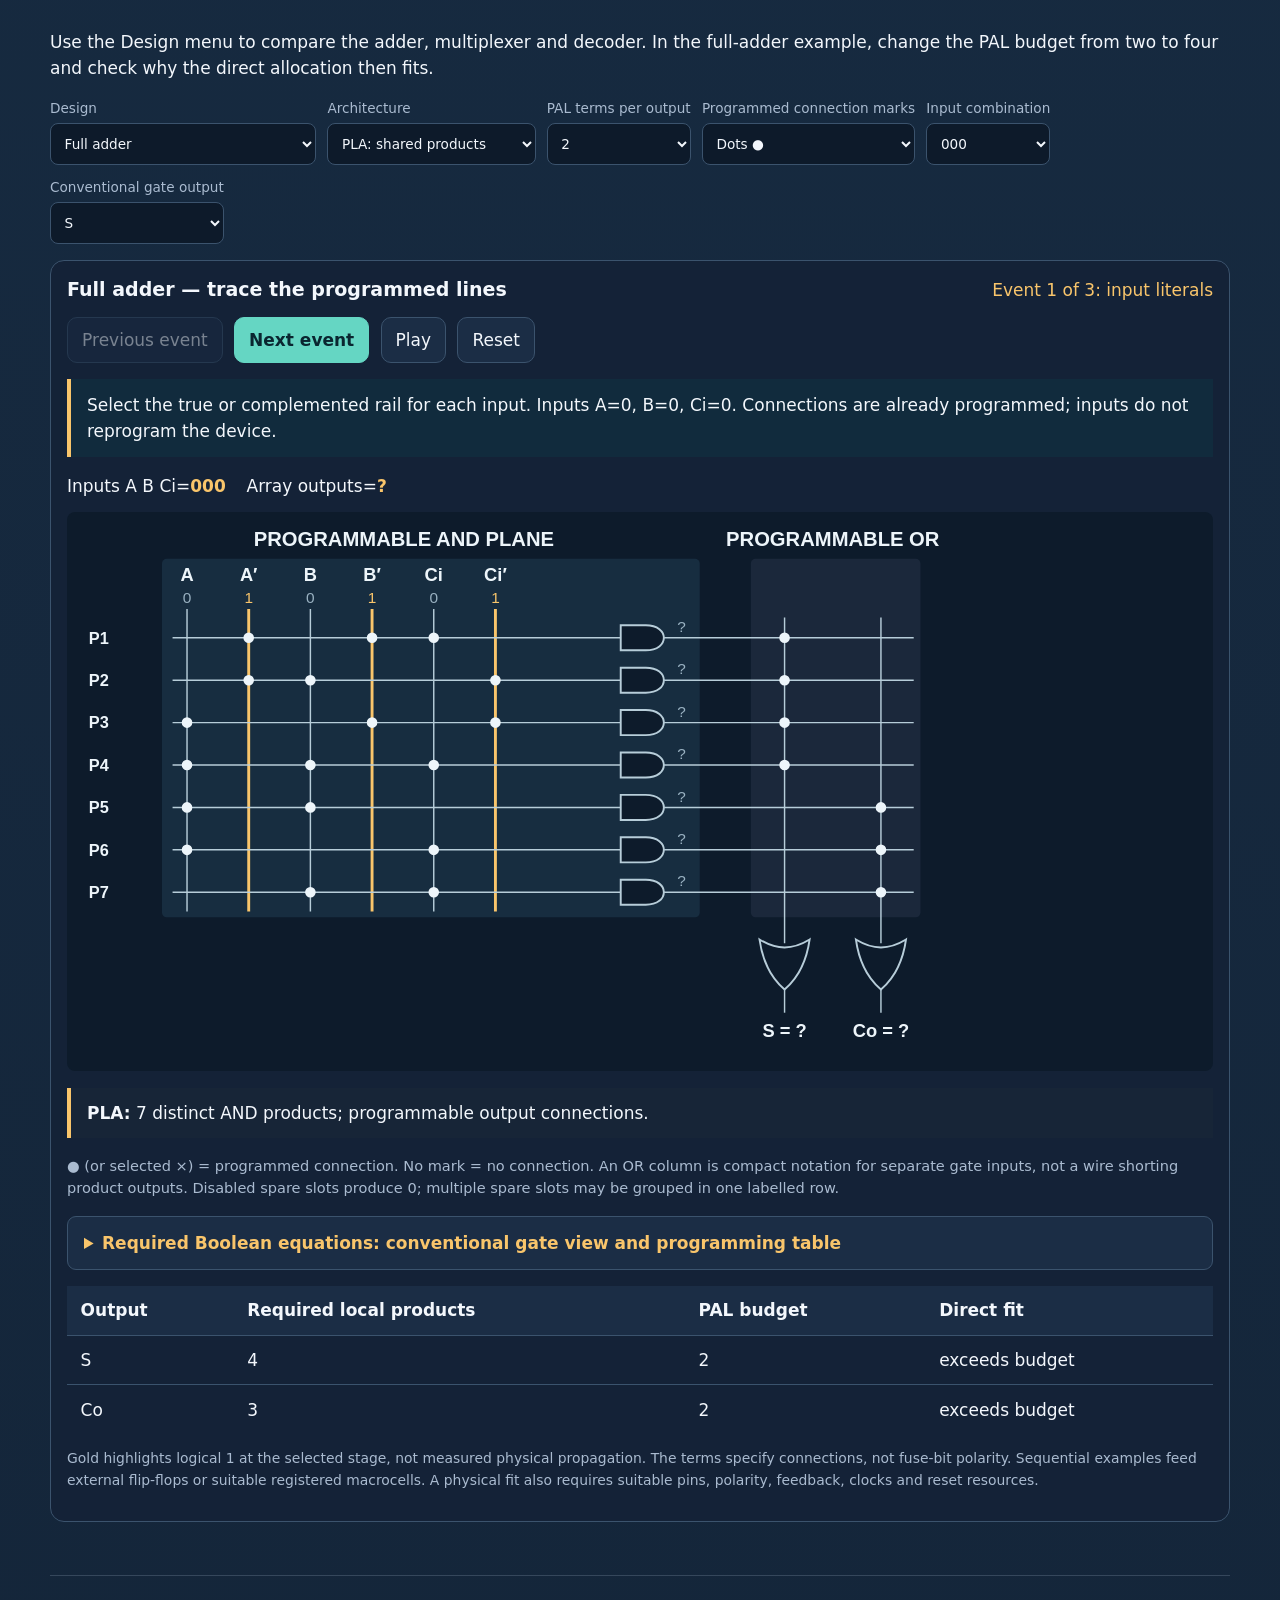
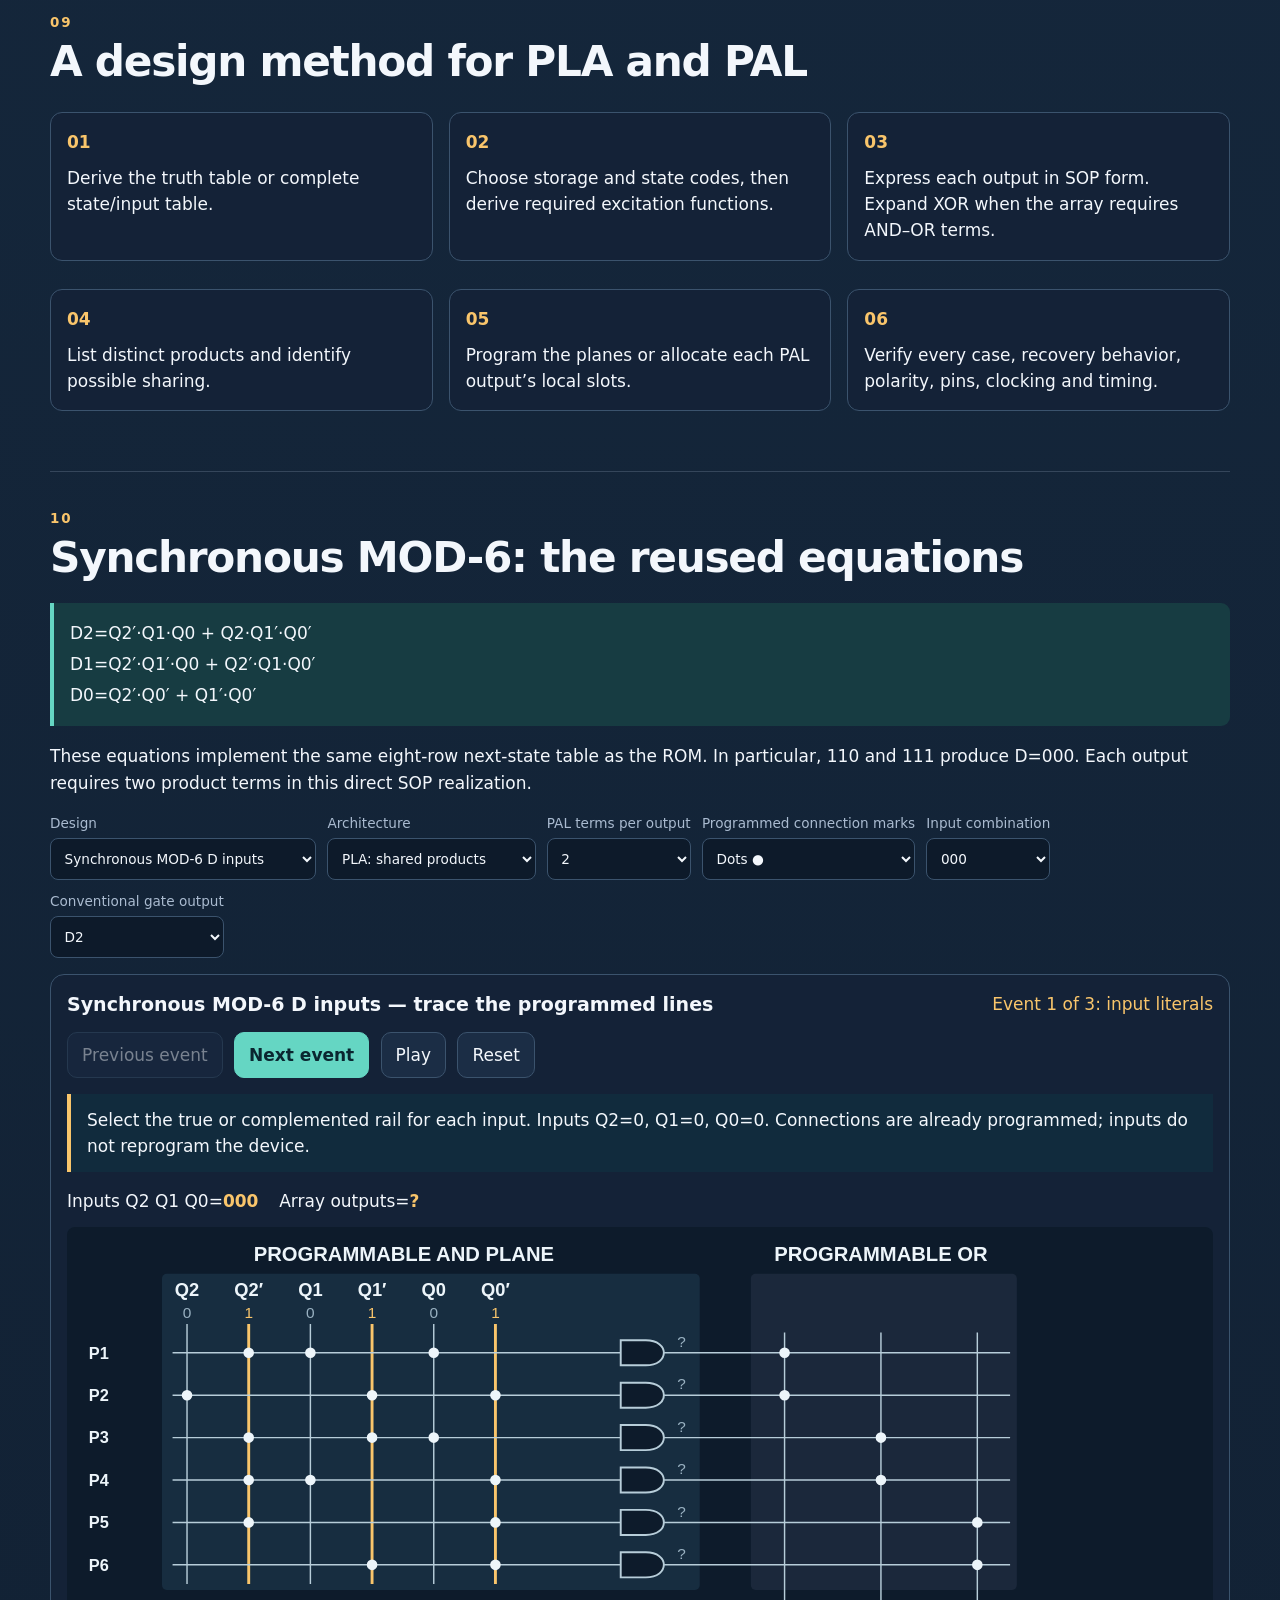
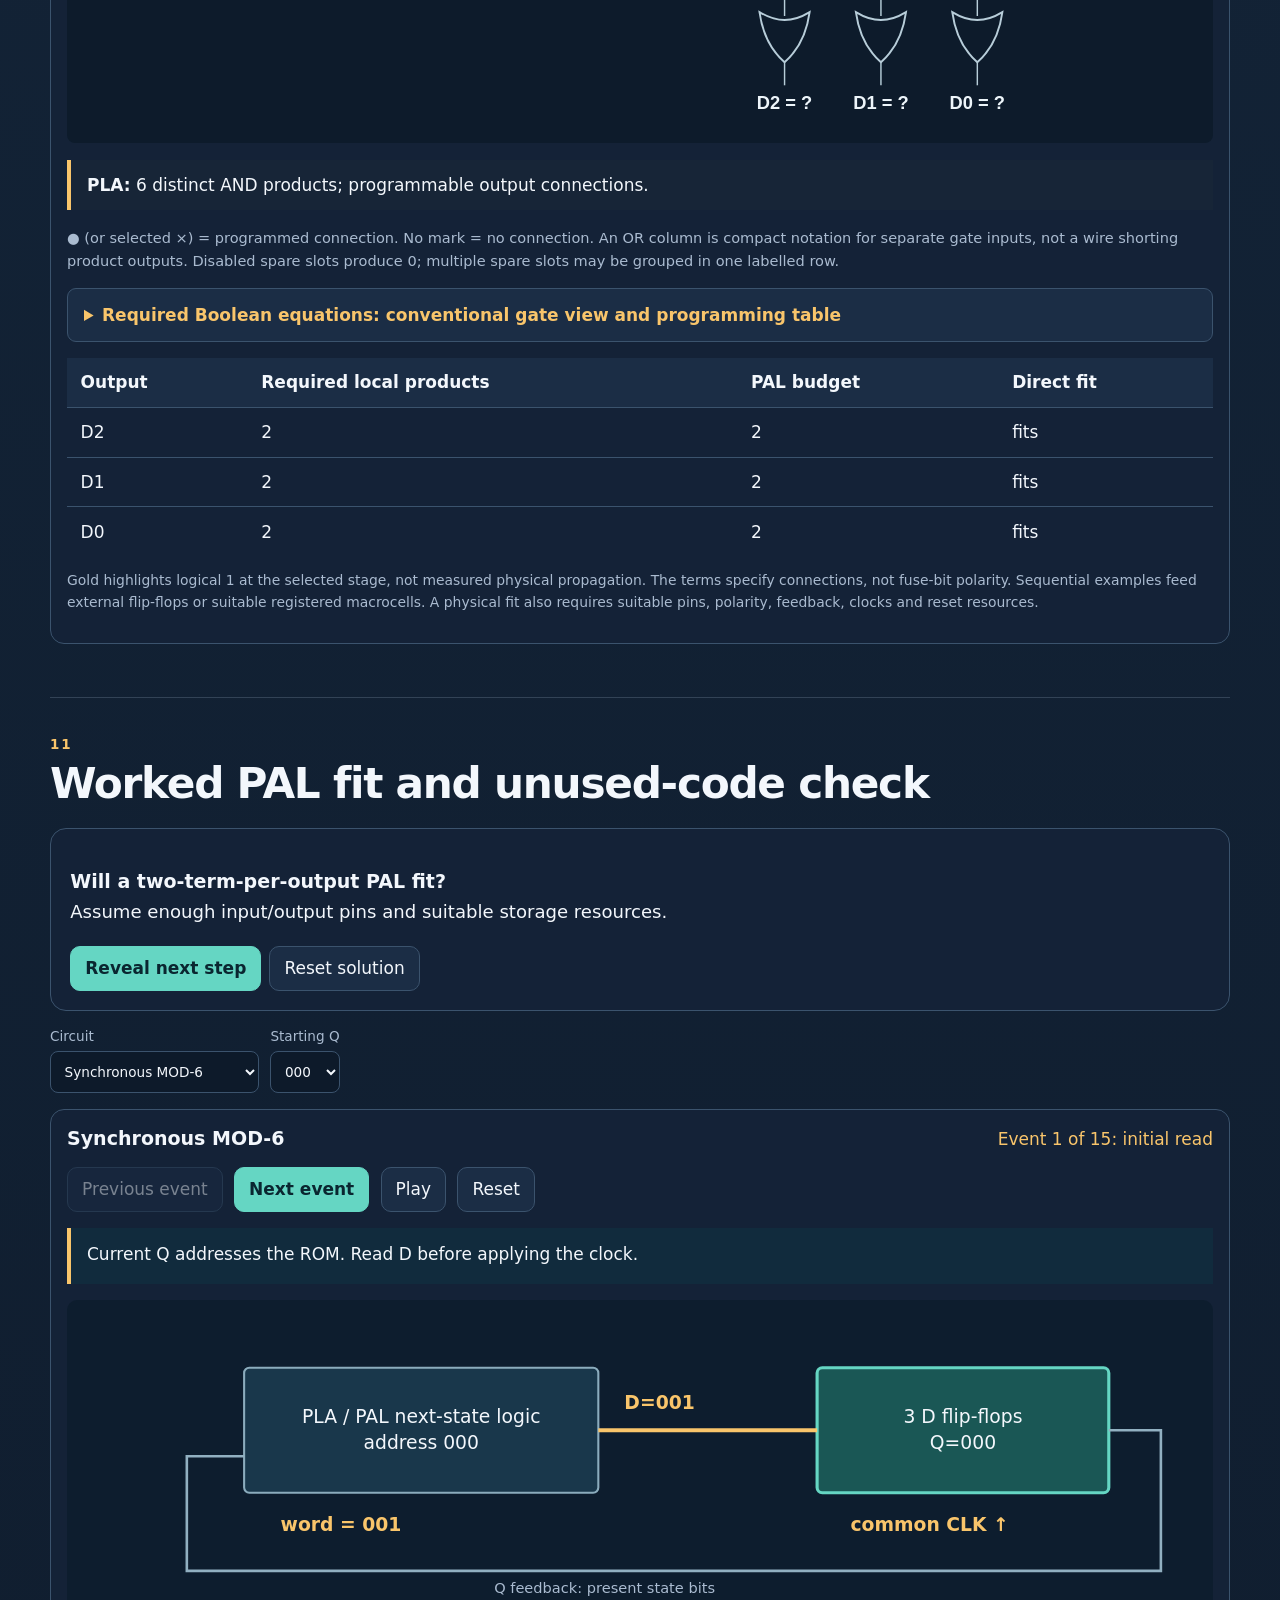
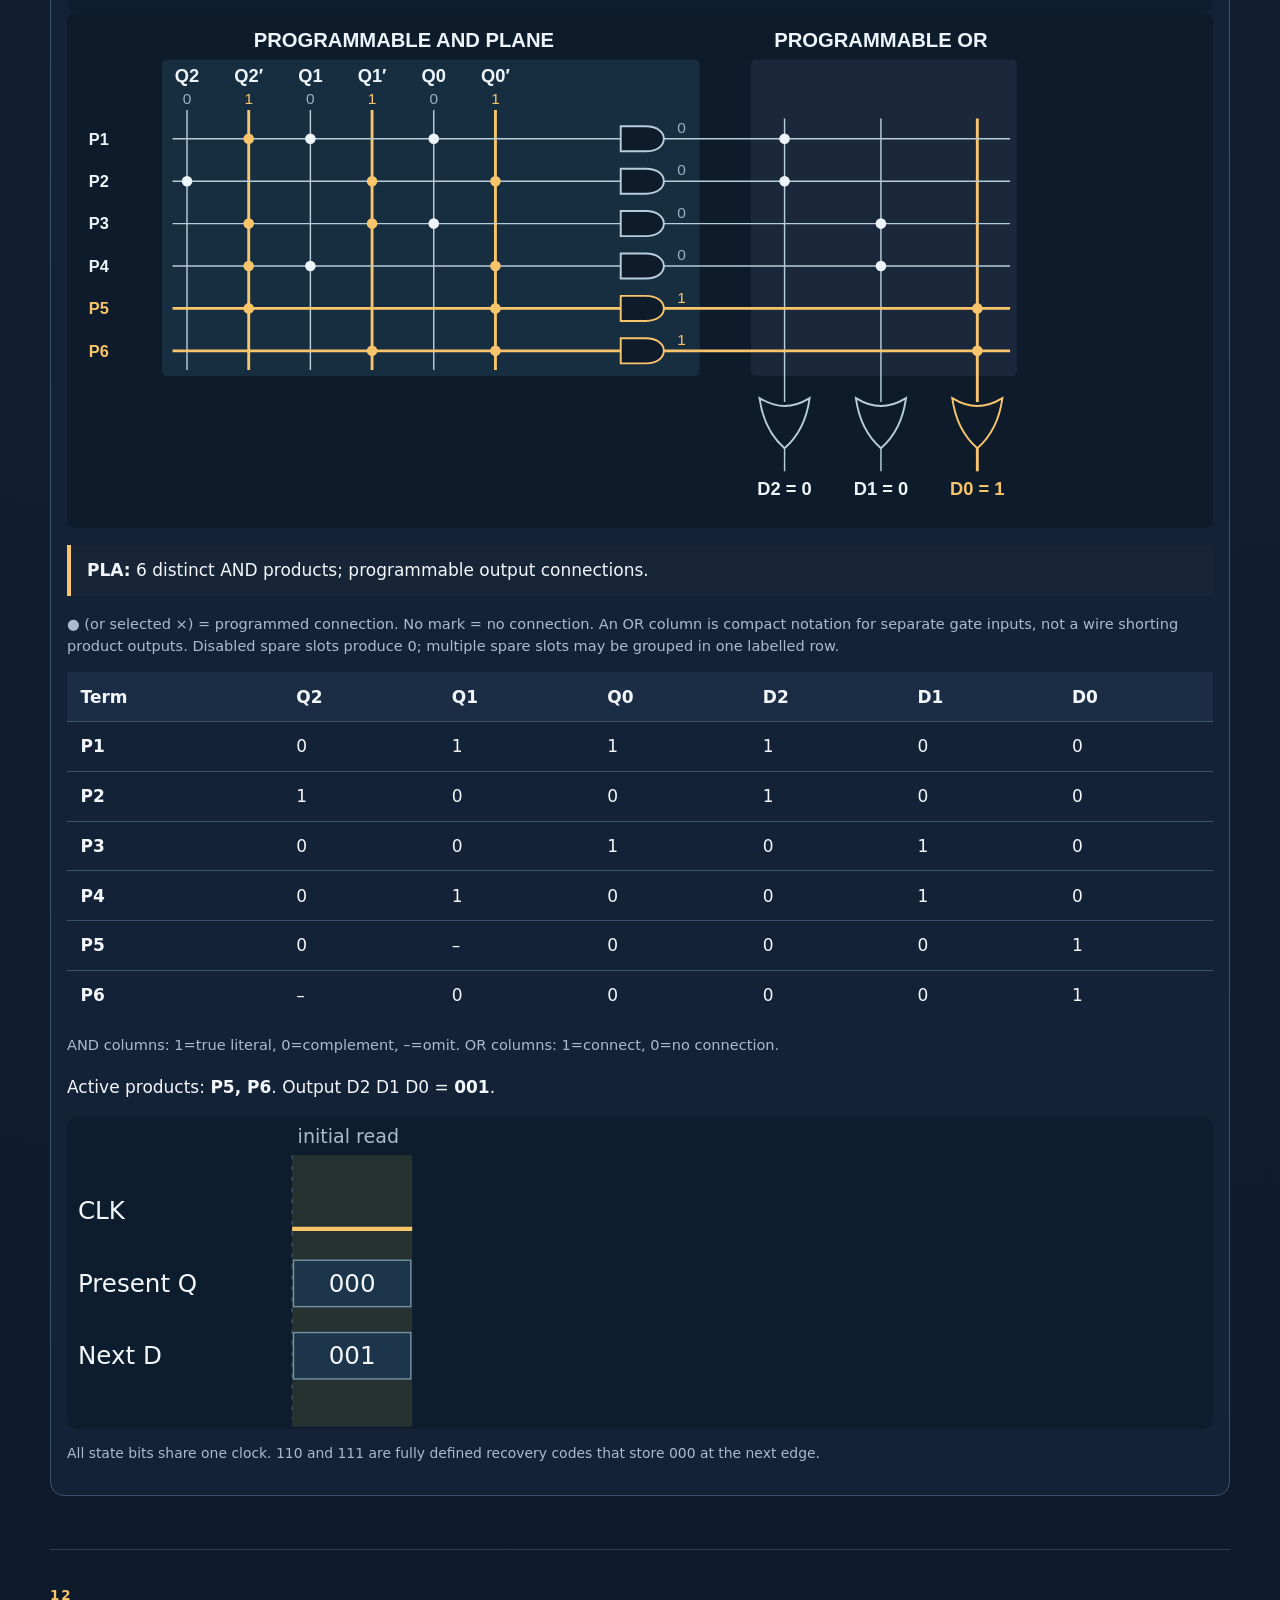
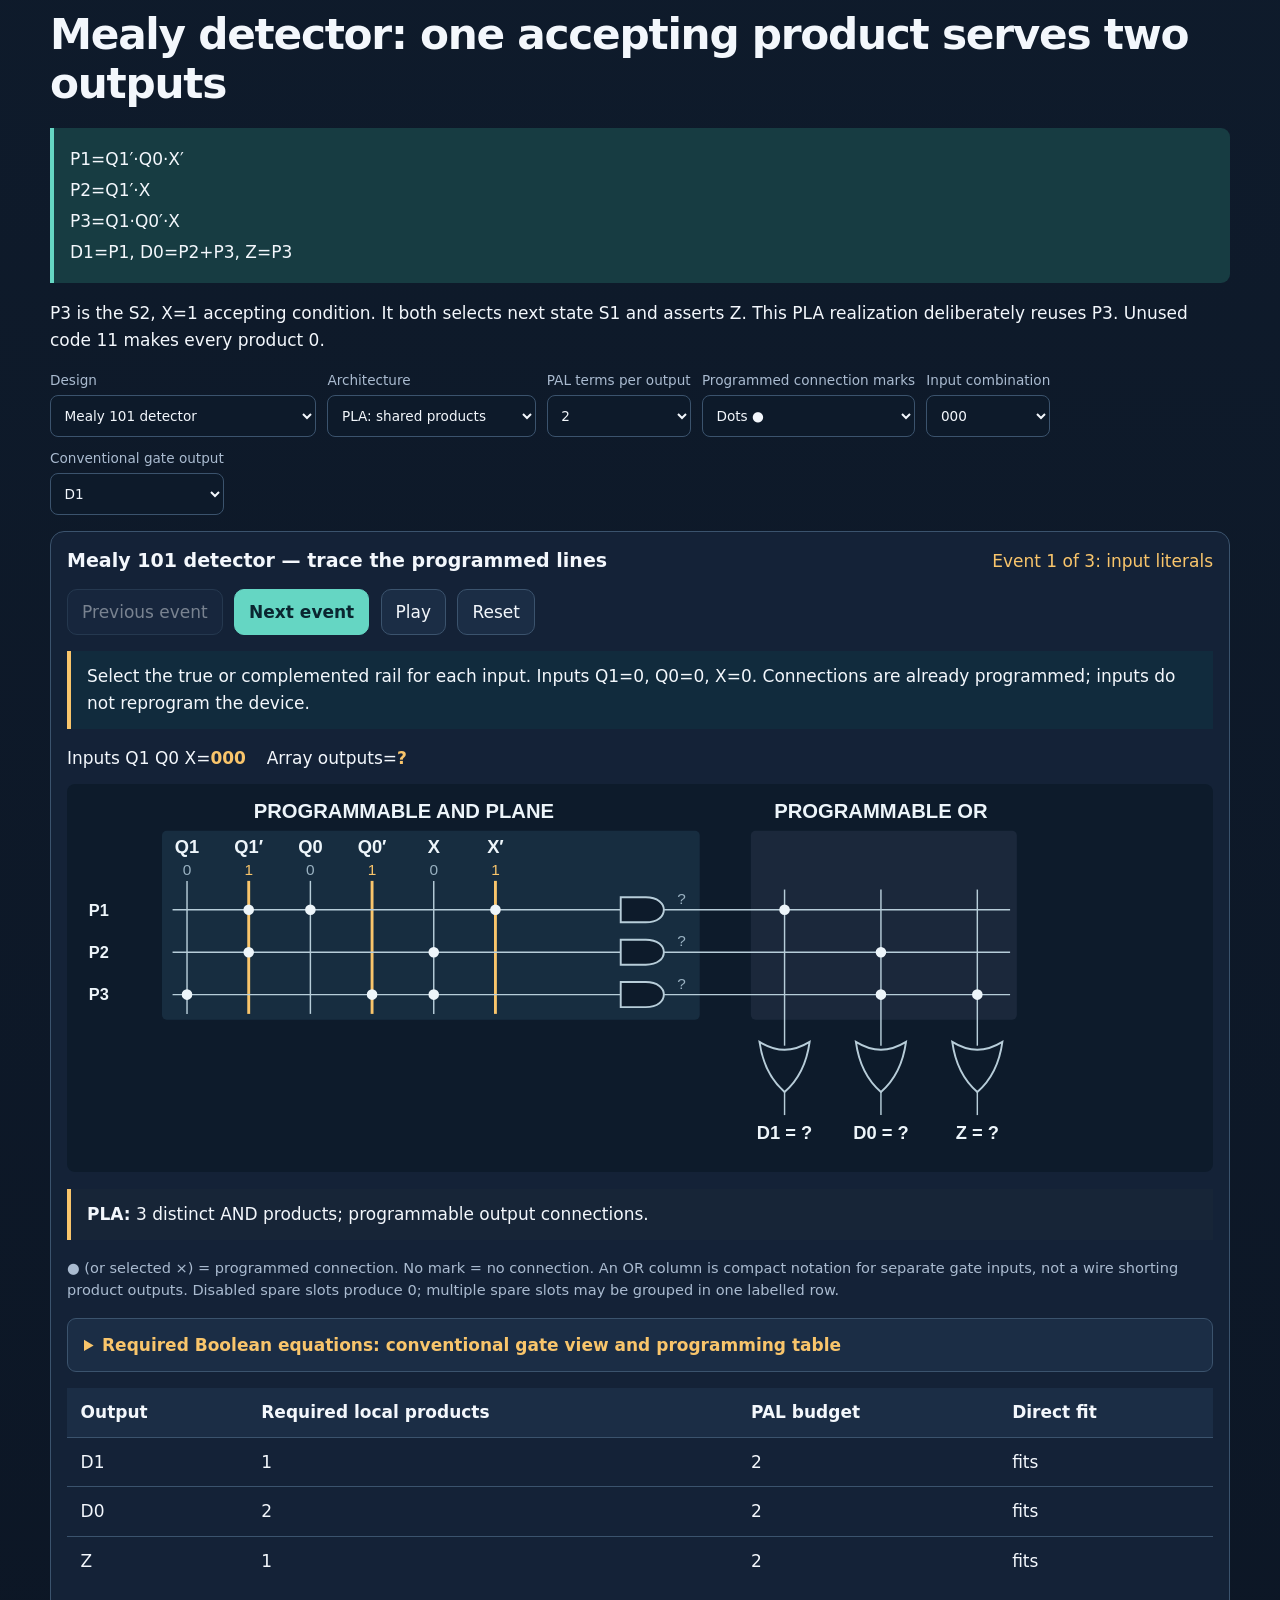
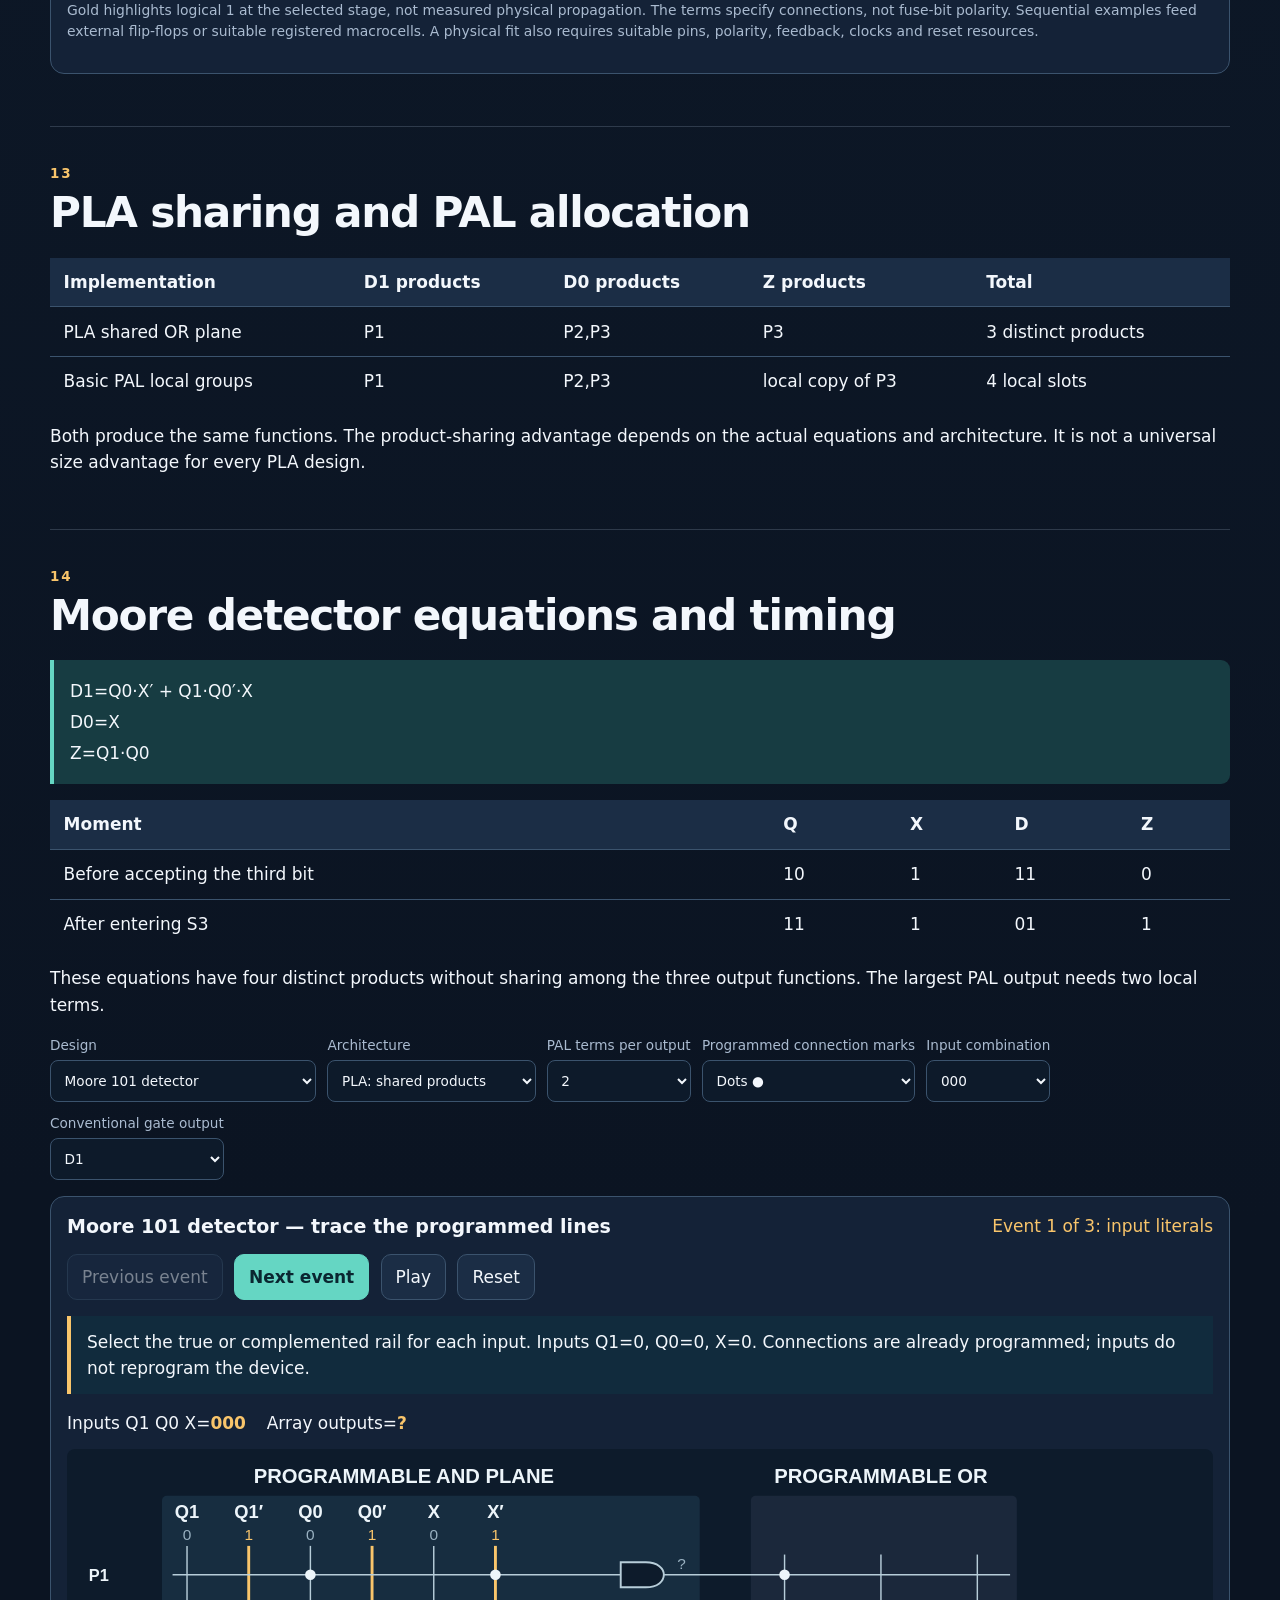
<file: lesson-09.html>
<!doctype html>
<html lang="en"><head><meta charset="utf-8"><meta name="viewport" content="width=device-width, initial-scale=1"><meta name="theme-color" content="#0b1422"><title>Lecture 23 · ELEC 335</title>
  <link rel="stylesheet" href="assets/style.css?v=20261116-pld1">
  <link rel="stylesheet" href="assets/lesson06.css?v=20261116-pld1">
  <link rel="stylesheet" href="assets/final-course.css?v=20261116-pld1">
  <script src="assets/lessons.js?v=20261116-pld1" defer></script>
  <script src="assets/visuals.js?v=20261116-pld1" defer></script>
  <script src="assets/example-visuals.js?v=20261116-pld1" defer></script>
  <script src="assets/lesson06.js?v=20261116-pld1" defer></script>
  <script src="assets/final-models.js?v=20261116-pld1" defer></script>
  <script src="assets/rom-array.js?v=20261116-pld1" defer></script>
  <script src="assets/pld-array.js?v=20261116-pld1" defer></script>
  <script src="assets/course-map.js?v=20261116-pld1" defer></script>
  <script src="assets/final-course.js?v=20261116-pld1" defer></script>
  <script src="assets/app.js?v=20261116-pld1" defer></script>
</head><body data-lesson="09"><a class="skip" href="#app">Skip to lesson</a><header class="topbar"><div class="wrap"><a class="brand" href="index.html">ELEC 335 · Sequential Circuits</a><nav aria-label="Course navigation"><a href="index.html">All lectures</a><button id="present-toggle" class="btn small" type="button">Present</button></nav></div></header><main id="app" class="wrap"></main><footer class="footer"><div class="wrap"><div id="footer-nav" class="footer-nav"></div><p>ELEC 335 · Digital Logic Design · 2026<br>Aligned to Marcovitz, <em>Introduction to Logic Design</em>, 3rd ed. Original teaching examples.</p></div></footer>
<div class="present-bar" id="present-bar" aria-label="Presentation controls"><button type="button" class="btn small prev">Previous</button><span class="progress-text" aria-live="polite"></span><button type="button" class="btn small next">Next</button><button type="button" class="btn small exit">Exit</button></div>
</body></html>
</file>
<file: assets/style.css>
:root{--bg:#0b1422;--surface:#142237;--surface2:#1b2d45;--ink:#f3f7fc;--muted:#aabbd0;--line:#3b536d;--accent:#65d6c3;--accent2:#f9c56b;--bad:#ff8d89;--good:#87e0a1;--shadow:0 14px 40px rgba(0,0,0,.22)}
*{box-sizing:border-box}html{scroll-behavior:smooth}body{margin:0;background:radial-gradient(circle at 85% 0%,#1e3954 0%,var(--bg) 42%);color:var(--ink);font:17px/1.55 system-ui,-apple-system,"Segoe UI",sans-serif}button,input,select{font:inherit}button{cursor:pointer}a{color:var(--accent)}a:hover{text-decoration-thickness:2px}button:focus-visible,a:focus-visible,input:focus-visible,select:focus-visible{outline:3px solid var(--accent2);outline-offset:3px}.skip{position:absolute;top:-80px;left:1rem;background:var(--accent2);color:#152033;padding:.6rem;z-index:10}.skip:focus{top:1rem}.wrap{width:min(1180px,calc(100% - 2.2rem));margin:auto}.topbar{position:sticky;top:0;z-index:5;background:rgba(11,20,34,.95);border-bottom:1px solid var(--line);backdrop-filter:blur(10px)}.topbar .wrap{display:flex;align-items:center;gap:1rem;min-height:64px}.brand{font-weight:750;color:var(--ink);text-decoration:none;white-space:nowrap}.topbar nav{margin-left:auto;display:flex;gap:.65rem;align-items:center}.topbar nav a{font-size:.9rem;text-decoration:none;color:var(--muted)}.topbar nav a:hover{color:var(--ink)}.btn{border:1px solid var(--line);border-radius:10px;background:var(--surface2);color:var(--ink);padding:.54rem .88rem;min-height:42px}.btn:hover{border-color:var(--accent);background:#24415b}.btn.primary{background:var(--accent);border-color:var(--accent);color:#0a2630;font-weight:700}.btn.primary:hover{background:#90eadb}.btn.warn{border-color:var(--accent2)}.btn.small{min-height:36px;font-size:.86rem;padding:.35rem .65rem}.btn:disabled{opacity:.45;cursor:not-allowed}.hero{padding:4.4rem 0 2.7rem}.eyebrow{text-transform:uppercase;letter-spacing:.13em;color:var(--accent);font-size:.76rem;font-weight:750}.hero h1{font-size:clamp(2.4rem,5.2vw,4.5rem);line-height:1.05;letter-spacing:-.045em;margin:.55rem 0 1rem;max-width:930px}.hero .lead{font-size:clamp(1.15rem,2.2vw,1.55rem);color:var(--muted);max-width:800px;margin:0 0 1.3rem}.meta{display:flex;flex-wrap:wrap;gap:.5rem 1.3rem;color:var(--muted);font-size:.91rem}.meta strong{color:var(--ink)}.slide{padding:2.3rem 0;border-top:1px solid rgba(170,187,208,.22);scroll-margin-top:75px}.slide h2{font-size:clamp(1.7rem,3.3vw,2.75rem);line-height:1.15;letter-spacing:-.03em;margin:.25rem 0 1.25rem}.slide h3{font-size:1.19rem;line-height:1.25;margin:.1rem 0 .7rem}.section-number{color:var(--accent2);font-size:.84rem;font-weight:800;letter-spacing:.14em}.grid{display:grid;grid-template-columns:repeat(2,minmax(0,1fr));gap:1rem}.grid.three{grid-template-columns:repeat(3,minmax(0,1fr))}.panel{background:var(--surface);border:1px solid var(--line);border-radius:16px;padding:1.25rem;box-shadow:var(--shadow)}.panel p:last-child{margin-bottom:0}.panel p{color:var(--muted);margin:.3rem 0 .7rem}.statement{font-size:1.15rem;background:linear-gradient(100deg,#1c3846,var(--surface));border-left:4px solid var(--accent);padding:1rem 1.2rem;border-radius:0 12px 12px 0;margin:1rem 0}.outcomes{display:grid;grid-template-columns:repeat(3,1fr);gap:.8rem;padding:0;list-style:none;margin:1.2rem 0}.outcomes li{padding:1rem;background:var(--surface);border:1px solid var(--line);border-radius:12px}.outcomes li:before{content:'✓';color:var(--accent);font-weight:800;margin-right:.5rem}.table-wrap{overflow-x:auto}.data-table{border-collapse:collapse;width:100%;font-variant-numeric:tabular-nums}.data-table th,.data-table td{text-align:left;padding:.7rem .85rem;border-bottom:1px solid var(--line);vertical-align:top}.data-table th{background:var(--surface2);color:var(--ink)}.data-table tr.active td{background:#1b4b55;color:#fff}.data-table tr:last-child td{border-bottom:0}.widget{background:var(--surface);border:1px solid var(--line);border-radius:18px;padding:1.35rem;min-height:285px}.widget-intro{color:var(--muted);margin:.2rem 0 1.1rem}.controls{display:flex;align-items:end;flex-wrap:wrap;gap:.7rem;margin:.9rem 0}.control{display:flex;flex-direction:column;gap:.25rem;font-size:.85rem;color:var(--muted)}select,input[type=text],input[type=number]{background:#0d1a2a;border:1px solid var(--line);border-radius:8px;color:var(--ink);min-height:42px;padding:.45rem .6rem}.toggle{display:inline-flex;align-items:center;gap:.4rem;background:var(--surface2);padding:.45rem .7rem;border-radius:8px;min-height:42px}.toggle input{width:20px;height:20px;accent-color:var(--accent)}.readout{min-height:64px;background:#0d1d2e;border-radius:12px;padding:.8rem 1rem;margin:.8rem 0;color:var(--ink)}.readout strong{color:var(--accent2)}.bits{display:flex;gap:.5rem;align-items:center;flex-wrap:wrap;margin:1rem 0}.bit{display:grid;place-items:center;min-width:56px;min-height:70px;padding:.35rem;border:2px solid var(--line);border-radius:12px;background:#101f31;font-size:2rem;font-weight:800;font-variant-numeric:tabular-nums;transition:transform .28s,background .28s,border-color .28s}.bit.on{background:#174a50;border-color:var(--accent);color:#cafff6}.bit.changed{animation:bitflash .65s ease}.bit-label{font-size:.75rem;color:var(--muted);text-align:center}.bit-cell{display:flex;flex-direction:column;gap:.25rem}.bit-arrow{font-size:1.5rem;color:var(--accent2)}@keyframes bitflash{0%{transform:translateY(-14px) scale(1.12);box-shadow:0 0 0 0 rgba(101,214,195,.6)}100%{transform:translateY(0) scale(1);box-shadow:0 0 0 15px rgba(101,214,195,0)}}.pulse{animation:pulse .7s ease}@keyframes pulse{0%{filter:brightness(2)}100%{filter:brightness(1)}}.trace{display:flex;flex-wrap:wrap;gap:.3rem;align-items:center;min-height:34px;margin:.7rem 0;font-variant-numeric:tabular-nums}.trace .token{padding:.25rem .5rem;background:#213850;border-radius:7px;color:var(--ink)}.trace .token.latest{background:var(--accent);color:#0b2830;font-weight:800}.trace .sep{color:var(--muted)}.legend{font-size:.87rem;color:var(--muted)}.state-row{display:flex;flex-wrap:wrap;align-items:center;gap:.65rem;margin:1rem 0}.state-node{border:2px solid var(--line);border-radius:999px;padding:.65rem 1rem;min-width:90px;text-align:center;background:#12273b;transition:.3s}.state-node.active{background:#155159;border-color:var(--accent);transform:scale(1.07)}.state-link{color:var(--accent2);font-size:1.2rem}.pair-grid{display:grid;grid-template-columns:repeat(3,minmax(0,1fr));gap:.5rem}.pair{padding:.7rem;border-radius:10px;background:#20334a;border:1px solid var(--line);font-variant-numeric:tabular-nums}.pair.marked{background:#56313b;border-color:var(--bad)}.pair.merge{background:#245340;border-color:var(--good)}.block-row{display:flex;gap:.6rem;flex-wrap:wrap;margin:1rem 0}.block{padding:.65rem 1rem;background:#263a50;border:1px solid var(--accent2);border-radius:10px;font-size:1.2rem;font-weight:700}.worked{display:grid;grid-template-columns:repeat(2,minmax(0,1fr));gap:1rem}.worked article,.practice article{background:var(--surface);border:1px solid var(--line);border-radius:14px;padding:1.2rem}.prompt{font-size:1.07rem;color:var(--ink)}.step-list{counter-reset:step;margin:1rem 0;padding-left:0;list-style:none}.step-list li{display:none;padding:.5rem .4rem .5rem 2.3rem;position:relative;border-bottom:1px solid var(--line)}.step-list li.visible{display:block;animation:fade .3s ease}.step-list li:before{counter-increment:step;content:counter(step);position:absolute;left:.15rem;top:.5rem;color:var(--accent);font-weight:800}@keyframes fade{from{opacity:0;transform:translateY(5px)}to{opacity:1;transform:none}}.answer{background:#183b36;border-left:3px solid var(--good);padding:.75rem 1rem;border-radius:0 8px 8px 0;margin:1rem 0;display:none}.answer.visible{display:block;animation:fade .3s}.practice{display:grid;grid-template-columns:repeat(2,minmax(0,1fr));gap:1rem}.hint{color:var(--accent2);display:none}.hint.visible{display:block}.mini-actions{display:flex;flex-wrap:wrap;gap:.5rem;margin-top:1rem}.footer{padding:2rem 0 4rem;color:var(--muted);border-top:1px solid var(--line)}.footer-nav{display:flex;justify-content:space-between;gap:1rem;margin-bottom:1rem}.footer-nav a{max-width:44%}.notes{display:none}.notes.visible{display:block}.notes ol{margin-bottom:0}.notes li{margin:.5rem 0}.clock{display:inline-grid;place-items:center;border-radius:50%;width:44px;height:44px;background:#314356;border:2px solid var(--line);font-size:1.35rem}.clock.tick{background:var(--accent2);color:#172439;animation:clocktick .5s}@keyframes clocktick{50%{transform:scale(1.25)}}.wave{display:flex;gap:3px;overflow-x:auto;margin:.8rem 0}.wave-col{min-width:35px;text-align:center;background:#213850;border-radius:5px;padding:.3rem .1rem;font-variant-numeric:tabular-nums}.wave-col:last-child{background:#17615f}.small{font-size:.87rem;color:var(--muted)}.invalid{color:var(--bad)}.success{color:var(--good)}.index-hero{padding:4.5rem 0 2rem}.index-hero h1{font-size:clamp(2.4rem,5vw,4.8rem);line-height:1.05;letter-spacing:-.045em;margin:.5rem 0}.lesson-list{display:grid;grid-template-columns:repeat(2,minmax(0,1fr));gap:.9rem;padding:0;list-style:none}.lesson-link{display:block;text-decoration:none;color:var(--ink);padding:1.25rem;background:var(--surface);border:1px solid var(--line);border-radius:14px;min-height:130px}.lesson-link:hover{border-color:var(--accent);transform:translateY(-2px)}.lesson-link .num{color:var(--accent2);font-size:.8rem;font-weight:800;letter-spacing:.13em}.lesson-link strong{display:block;font-size:1.2rem;margin:.25rem 0}.lesson-link small{color:var(--muted)}.course-note{color:var(--muted);max-width:860px}.present-bar{display:none}.presenting{background:var(--bg)}.presenting .topbar,.presenting .footer{display:none}.presenting main.wrap{width:min(1280px,calc(100% - 3rem))}.presenting .slide{display:none;border:0;min-height:calc(100vh - 70px);padding:4vh 0}.presenting .slide.active{display:block}.presenting .hero{padding-top:3vh}.presenting .present-bar{display:flex;position:fixed;z-index:9;bottom:0;left:0;right:0;justify-content:center;gap:.5rem;background:rgba(8,16,28,.96);padding:.45rem;border-top:1px solid var(--line)}.presenting .present-bar .progress-text{min-width:80px;text-align:center;padding:.45rem;color:var(--muted)}.presenting .slide h2{font-size:clamp(2.1rem,4vw,3.5rem)}
@media(max-width:800px){.grid.three,.outcomes{grid-template-columns:1fr}.grid,.worked,.practice,.lesson-list{grid-template-columns:1fr}.topbar nav a{display:none}.hero{padding-top:2.7rem}.pair-grid{grid-template-columns:repeat(2,minmax(0,1fr))}}
@media(max-width:500px){body{font-size:16px}.wrap{width:min(100% - 1.2rem,1180px)}.topbar .wrap{gap:.4rem}.brand{font-size:.85rem}.topbar nav{gap:.3rem}.topbar nav button{font-size:.76rem;padding:.34rem .45rem;min-height:36px}.widget{padding:.8rem}.bit{min-width:45px;min-height:57px;font-size:1.55rem}.pair-grid{grid-template-columns:1fr 1fr}.presenting main.wrap{width:calc(100% - 1rem)}}
@media(prefers-reduced-motion:reduce){*,*:before,*:after{animation-duration:.01ms!important;transition-duration:.01ms!important;scroll-behavior:auto!important}}
.logic-lanes{display:grid;grid-template-columns:repeat(2,minmax(0,1fr));gap:.6rem;margin-top:.7rem}.logic-lane{padding:.75rem;background:#20334a;border:1px solid var(--line);border-radius:10px}.logic-lane.active{background:#245340;border-color:var(--good)}.logic-lane small{color:var(--muted);display:block}
.transfer-steps{display:grid;grid-template-columns:repeat(3,minmax(0,1fr));gap:1rem;list-style:none;counter-reset:transfer;padding:0}.transfer-steps li{background:var(--surface);border:1px solid var(--line);border-radius:12px;padding:1rem}.transfer-steps li:before{counter-increment:transfer;content:counter(transfer,decimal-leading-zero);display:block;color:var(--accent2);font-weight:800;margin-bottom:.55rem}@media(max-width:800px){.transfer-steps{grid-template-columns:1fr}}
.deck-link{display:inline-block;margin:.42rem 1rem 0;color:var(--accent2);font-size:.9rem}
.circuit-visual{display:grid;gap:.85rem}.diagram-intro{color:var(--muted);margin:0 0 .2rem}.diagram-picker{max-width:290px}.diagram-lead{font-size:1.08rem;line-height:1.45}.diagram-formula{background:#173c42;border-left:4px solid var(--accent);border-radius:0 9px 9px 0;padding:.65rem .9rem;font-weight:650;font-variant-numeric:tabular-nums}.diagram-panel{background:var(--surface);border:1px solid var(--line);border-radius:15px;padding:.85rem 1rem}.diagram-panel h3{margin:0 0 .35rem}.diagram-scroll{overflow-x:auto}.circuit-svg{display:block;width:100%;min-width:700px;max-height:380px;background:#0d1d2e;border-radius:10px}.circuit-wire{fill:none;stroke:#86a7bf;stroke-width:2.5;stroke-linecap:round;stroke-linejoin:round}.circuit-node>path:first-child,.circuit-node>rect:first-child,.circuit-node>circle:first-child{fill:#1d3b51;stroke:#86b4c9;stroke-width:2}.circuit-node.is-one>path:first-child,.circuit-node.is-one>rect:first-child{fill:#1c5a58;stroke:var(--accent)}.circuit-node .gate-extra,.circuit-node .ff-clock{fill:none;stroke:#acd8e0;stroke-width:2}.node-label{fill:#f4f8fb;font-size:16px;font-weight:700}.node-sub{fill:#b7ccdb;font-size:12px}.node-value{fill:#f9c56b;font-size:15px;font-weight:800}.timing-svg{display:block;width:100%;min-width:650px;max-height:340px;background:#0d1d2e;border-radius:10px}.time-selected{fill:#28514f;opacity:.6}.time-grid{stroke:#4a6172;stroke-width:1;stroke-dasharray:3 5}.time-event{fill:#d0dce6;font-size:10px}.clock-marker{fill:none;stroke:var(--accent2);stroke-width:2}.time-label{fill:#f4f8fb;font-size:14px;font-weight:650}.time-signal{fill:none;stroke:var(--accent);stroke-width:3;stroke-linecap:square}.time-bus{fill:#203c51;stroke:#7292a7;stroke-width:1}.time-bus-text{fill:#f4f8fb;font-size:15px;font-weight:700}.diagram-controls{display:flex;flex-wrap:wrap;align-items:center;gap:.5rem;margin-top:.7rem}.diagram-position{margin-left:auto;color:var(--muted);font-size:.88rem}.diagram-explain{min-height:2.7rem;margin:.7rem 0 0;background:#0d1d2e;padding:.65rem .8rem;border-radius:8px}.diagram-explain strong{color:var(--accent2)}.diagram-note{color:var(--muted);font-size:.88rem;margin:.1rem 0 .5rem}
@media(max-width:700px){.diagram-panel{padding:.65rem}.diagram-position{width:100%;margin:0}.diagram-formula{font-size:.92rem}}
.circuit-svg,.timing-svg{max-height:none;height:auto}.time-signal.clock-wave{stroke:var(--accent2)}
.circuit-visual,.diagram-panel,.diagram-scroll{min-width:0}.diagram-scroll{max-width:100%}.diagram-formula{overflow-wrap:anywhere}
.worked-example{background:var(--surface);border:1px solid var(--line);border-radius:16px;padding:1.2rem}.worked-example>.prompt{font-size:1.13rem;margin:.1rem 0 1.2rem}.worked-example>h3{margin:1.35rem 0 .3rem}.example-visual{display:grid;gap:.85rem;min-width:0}.example-visual .diagram-panel{background:#101e30}.example-visual .diagram-intro{margin:0}.worked-example .step-list{max-width:900px}
.circuit-wire.feedback-wire{stroke:var(--accent2);stroke-width:1.7;stroke-dasharray:6 6;opacity:.8}
.whiteboard{margin:1.2rem 0;padding:1rem;background:#e7e7e7;border-radius:12px;color:#243244}.whiteboard img{display:block;width:100%;height:auto;cursor:zoom-in}.whiteboard figcaption{font-size:.88rem;margin-top:.6rem}.equation-list{padding:.8rem 1rem;background:#173c42;border-left:4px solid var(--accent);border-radius:0 9px 9px 0;margin:1rem 0;font-variant-numeric:tabular-nums}.equation-list p{margin:.3rem 0}.state-rule{background:var(--surface);border:1px solid var(--line);border-radius:12px;margin-top:1rem;padding:1rem}.state-rule p{margin:.5rem 0 0}
.jk-state-diagram{display:flex;align-items:center;justify-content:center;gap:1.2rem;margin:1.1rem 0}.jk-state{border:2px solid var(--accent);border-radius:50%;width:150px;height:150px;display:flex;flex-direction:column;align-items:center;justify-content:center;text-align:center;background:#173b48}.jk-state span{font-size:1.45rem;font-weight:750}.jk-state small{font-size:.76rem;color:var(--muted);padding:.25rem}.jk-state-arrows{display:grid;gap:.8rem;min-width:230px;text-align:center;color:var(--accent2);font-weight:750}@media(max-width:650px){.jk-state-diagram{gap:.35rem}.jk-state{width:105px;height:105px}.jk-state span{font-size:1.1rem}.jk-state small{font-size:.64rem}.jk-state-arrows{min-width:118px;font-size:.73rem}}
@media print{body{background:#fff;color:#111}.topbar,.present-bar,.btn{display:none!important}.slide{break-inside:avoid;border-color:#bbb}.panel,.widget,.worked article,.practice article{background:#fff;color:#111;box-shadow:none;border-color:#999}.panel p,.small,.legend,.course-note{color:#333}.answer,.hint,.step-list li,.notes{display:block!important}.readout{background:#eee;color:#111}.data-table th{background:#eee;color:#111}}
</file>
<file: assets/lesson06.css>
body[data-lesson="06"] details{margin:1rem 0;padding:.8rem 1rem;background:var(--surface2);border-radius:8px}body[data-lesson="06"] summary{cursor:pointer;color:var(--accent2);font-weight:650}body[data-lesson="06"] li{margin:.4rem 0}.fsm-architecture{display:flex;align-items:center;justify-content:center;gap:.65rem;margin:1.4rem 0}.fsm-architecture>div{padding:1rem;border:2px solid var(--line);border-radius:8px;text-align:center}.fsm-architecture small{color:var(--muted)}.fsm-architecture>span{color:var(--accent);font-size:2rem}.fsm-feedback{border-bottom:2px solid var(--accent);padding:.7rem;text-align:center}.fsm-svg{display:block;width:100%;height:auto;background:#0d1d2e;border-radius:12px;margin:.7rem 0}.fsm-svg text{fill:var(--ink);font:22px system-ui,sans-serif}.fsm-svg .fsm-note{font-size:18px;fill:var(--muted)}.fsm-state circle{fill:#19374b;stroke:#8bacbd;stroke-width:3}.fsm-state.selected circle{fill:#1a5755;stroke:var(--accent2);stroke-width:4}.fsm-edge{color:#8bacbd}.fsm-edge path,.fsm-reset-arrow{stroke:currentColor;stroke-width:3;fill:none}.fsm-edge.chosen{color:var(--accent2)}.fsm-edge.chosen path{stroke-width:5}.fsm-edge.chosen text{fill:var(--accent2);font-weight:750}.asm-boundary{fill:none;stroke:#3b536d;stroke-width:2;stroke-dasharray:7 5}.asm-state,.asm-decision,.asm-output{fill:#1a344b;stroke:#90b2c7;stroke-width:2}.asm-block.selected .asm-state{fill:#1a5755;stroke:var(--accent2);stroke-width:4}.asm-wire{fill:none;stroke:#91b0c1;stroke-width:3}.asm-svg .chosen{stroke:var(--accent2);stroke-width:5}.asm-svg .asm-output.chosen{fill:#615222}.asm-svg .asm-caption{font-size:17px;fill:var(--muted)}.asm-svg .asm-destination{font-size:21px;fill:var(--accent)}.fsm-view-zone{max-width:100%;min-width:0}.fsm-view-zone .fsm-svg{min-width:690px}.fsm-wave{display:block;min-width:950px;width:100%;background:#0d1d2e;border-radius:10px}.fsm-wave text{font:16px system-ui;fill:var(--ink)}.fsm-wave .wave-label{font-size:12px;fill:var(--muted)}.wave-grid{stroke:#3b536d;stroke-dasharray:4 5}.wave-signal{fill:none;stroke:var(--accent);stroke-width:3}.wave-signal.clock-wave{stroke:var(--accent2)}.fsm-history{margin-top:1rem}.fsm-stream-view .latest{outline:2px solid var(--accent2)}#fsm101-lab input{max-width:220px}body[data-lesson="06"] .outcomes{grid-template-columns:repeat(2,1fr)}@media(max-width:800px){.fsm-architecture{flex-wrap:wrap}.fsm-architecture>div{padding:.6rem}.fsm-svg{min-width:620px}body[data-lesson="06"] .slide{overflow-wrap:anywhere;min-width:0}body[data-lesson="06"] .slide>.fsm-svg{min-width:0}.asm-svg{font-size:14px}body[data-lesson="06"] .outcomes{grid-template-columns:1fr}}
</file>
<file: assets/final-course.css>
.final-course .slide{min-width:0}.final-course details{margin:1rem 0;padding:.8rem 1rem;background:var(--surface2);border:1px solid var(--line);border-radius:9px}.final-course summary{cursor:pointer;color:var(--accent2);font-weight:700}.final-course li{margin:.4rem 0}.final-course .controls{align-items:end}.final-course input[type=text]{max-width:240px}.final-course .player{border:1px solid var(--line);border-radius:14px;padding:1rem;background:var(--surface);margin:1rem 0;min-width:0}.final-course .player-head{display:flex;gap:1rem;flex-wrap:wrap;align-items:center}.final-course .player-head h3{margin:0}.final-course .position{margin-left:auto;color:var(--accent2);font-variant-numeric:tabular-nums}.final-course .view-controls{display:flex;flex-wrap:wrap;gap:.5rem;margin:1rem 0}.final-course .view-controls .btn[aria-pressed=true]{border-color:var(--accent2);color:var(--accent2)}.final-course .diagram-scroll{max-width:100%;overflow-x:auto;overscroll-behavior-inline:contain}.final-course svg.lesson-diagram{display:block;width:100%;min-width:760px;height:auto;background:#0d1d2e;border-radius:10px}.final-course .lesson-diagram text{fill:var(--ink);font:18px system-ui,sans-serif}.final-course .lesson-diagram .small-label{font-size:14px;fill:var(--muted)}.final-course .lesson-diagram .signal-label{fill:var(--accent2);font-weight:700}.final-course .wire{fill:none;stroke:#91b0c1;stroke-width:2.5}.final-course .wire.hot{stroke:var(--accent2);stroke-width:4}.final-course .logic-box,.final-course .gate-shape{fill:#19374b;stroke:#8bacbd;stroke-width:2}.final-course .logic-box.hot,.final-course .gate-shape.hot{fill:#1a5755;stroke:var(--accent2);stroke-width:3}.final-course .logic-box.current{fill:#1a5755;stroke:var(--accent);stroke-width:3}.final-course .output-box{fill:#173c42;stroke:var(--accent);stroke-width:2}.final-course .wave-grid{stroke:#3b536d;stroke-dasharray:3 5}.final-course .wave-line{fill:none;stroke:var(--accent);stroke-width:3}.final-course .wave-line.clock-wave{stroke:var(--accent2)}.final-course .wave-bus{fill:#1d354b;stroke:#7795aa}.final-course .selected-event{fill:#4d5330;opacity:.4}.final-course .event-note{padding:.8rem 1rem;background:#112b3d;border-left:4px solid var(--accent2);margin:1rem 0;min-height:3.5rem}.final-course .signal-values{display:flex;flex-wrap:wrap;gap:.5rem 1.3rem;margin:.8rem 0;font-variant-numeric:tabular-nums}.final-course .signal-values strong{color:var(--accent2)}.final-course .table-wrap{max-height:480px;overflow:auto}.final-course table th{position:sticky;top:0;z-index:1}.final-course .logic-expression{font-family:Consolas,monospace;font-size:1.08rem;overflow-wrap:anywhere}.final-course .fit-ok{color:var(--good)}.final-course .fit-fail{color:var(--bad)}.course-links{display:flex;gap:1rem;flex-wrap:wrap;margin:1.2rem 0}.final-course .section-nav{display:flex;gap:.7rem;flex-wrap:wrap}.final-course .section-nav a{font-size:.91rem}.final-course .step-solution li{display:none}.final-course .step-solution li.visible{display:list-item}.final-course .worked-result{display:none}.final-course .worked-result.visible{display:block}.final-course .lab-error{color:var(--bad);min-height:1.5em}.final-course .matrix-table td:first-child{font-weight:700}.final-course .matrix-table tr.active td{background:#24534c}.final-course .matrix-key{font-size:.91rem;color:var(--muted)}.extension-list{display:grid;grid-template-columns:repeat(3,minmax(0,1fr));gap:.9rem;padding:0;list-style:none}.extension-list a{display:block;border:1px solid var(--line);padding:1rem;border-radius:10px;text-decoration:none}.extension-list small{display:block;color:var(--muted)}.final-course .flow-row{display:flex;align-items:center;gap:1rem;flex-wrap:wrap;margin:1rem 0}.final-course .flow-row span{padding:.8rem 1rem;border:1px solid var(--line);border-radius:6px}.final-course .flow-row b{color:var(--accent2)}
@media(max-width:800px){.extension-list{grid-template-columns:1fr}.final-course .outcomes{grid-template-columns:1fr}.final-course .player{padding:.75rem}.final-course .position{margin-left:0}.final-course .controls>*{max-width:100%}.final-course .data-table{font-size:.86rem}.final-course .hero .meta{display:block}.final-course .hero .meta span{display:block;margin:.3rem 0}.final-course .slide h2{overflow-wrap:anywhere}.final-course .footer-nav{flex-wrap:wrap}}
@media print{.final-course .player{background:#fff}.final-course .step-solution li,.final-course .worked-result{display:block}.final-course .table-wrap{max-height:none}.final-course .event-note{color:#111;background:#eee}.final-course svg.lesson-diagram{background:#0d1d2e;print-color-adjust:exact}}
.rom-array-svg{display:block;width:100%;min-width:820px;height:auto;background:#0d1d2e;border-radius:10px;font-family:system-ui,-apple-system,"Segoe UI",sans-serif}
.rom-array-svg.ra-expanded{min-width:1080px}
.rom-array-svg text{font-size:17px;fill:#eff6fc}.rom-array-svg .ra-small{font-size:14px;fill:#b5c9db}.rom-array-svg .ra-heading{font-size:19px;font-weight:700}.rom-array-svg .ra-rail-label{font-size:15px;font-weight:700}.rom-array-svg .ra-input-label{font-size:16px;fill:#f9c56b}.rom-array-svg .ra-decoder-label{font-size:19px;font-weight:650}
.rom-array-svg .ra-line{fill:none;stroke:#607c95;stroke-width:1.8}.rom-array-svg .ra-address-wire{stroke:#f9c56b;stroke-width:2.5}.rom-array-svg .ra-input-high{stroke:#65d6c3;stroke-width:2}.rom-array-svg .ra-active{stroke:#f9c56b;stroke-width:3.5}
.rom-array-svg .ra-decoder,.rom-array-svg .ra-gate{fill:#19374b;stroke:#9ab9cb;stroke-width:2}.rom-array-svg .ra-active-gate{fill:#1b5753;stroke:#f9c56b;stroke-width:3}.rom-array-svg .ra-row-band{fill:#b9a352;fill-opacity:.10}
.rom-array-svg .ra-mark{fill:none;stroke:#9ab9cb;stroke-width:2}.rom-array-svg .ra-connection circle{fill:#a4bdd0;stroke:#0d1d2e;stroke-width:1.5}.rom-array-svg .ra-selected circle{fill:#f9c56b;stroke:#f9c56b}.rom-array-svg .ra-selected .ra-mark,.rom-array-svg .ra-fixed.ra-selected{stroke:#f9c56b;stroke-width:3}.rom-array-svg .ra-hot-text{fill:#f9c56b;font-weight:750}
.rom-array-svg .ra-value{fill:#14293d;stroke:#809db2;stroke-width:1.5}.rom-array-svg .ra-value-high{fill:#1b5753;stroke:#f9c56b}.rom-array-svg .ra-value-text{font-size:22px;font-weight:750}.rom-array-summary{font-variant-numeric:tabular-nums}.rom-array-summary strong{color:var(--accent2)}.rom-implementation{min-width:0}


/* Textbook AND–OR arrays: explicit SVG colors preserve fixed/programmed marks. */
.final-course svg.pld-array{min-width:1000px;background:#0d1b2b;padding:14px;border-radius:8px;}
.final-course .pld-array text{font-family:Tahoma,Arial,sans-serif;}
.final-course .pld-array-summary{padding:12px 16px;border-left:4px solid #f9c56b;background:#172537;}
.final-course .course-map-table td{white-space:normal;min-width:230px;line-height:1.6;}
.final-course .course-map-table td:first-child{min-width:70px;font-weight:700;}
.final-course .table-wrap:has(>.course-map-table){max-height:none;}
</file>
